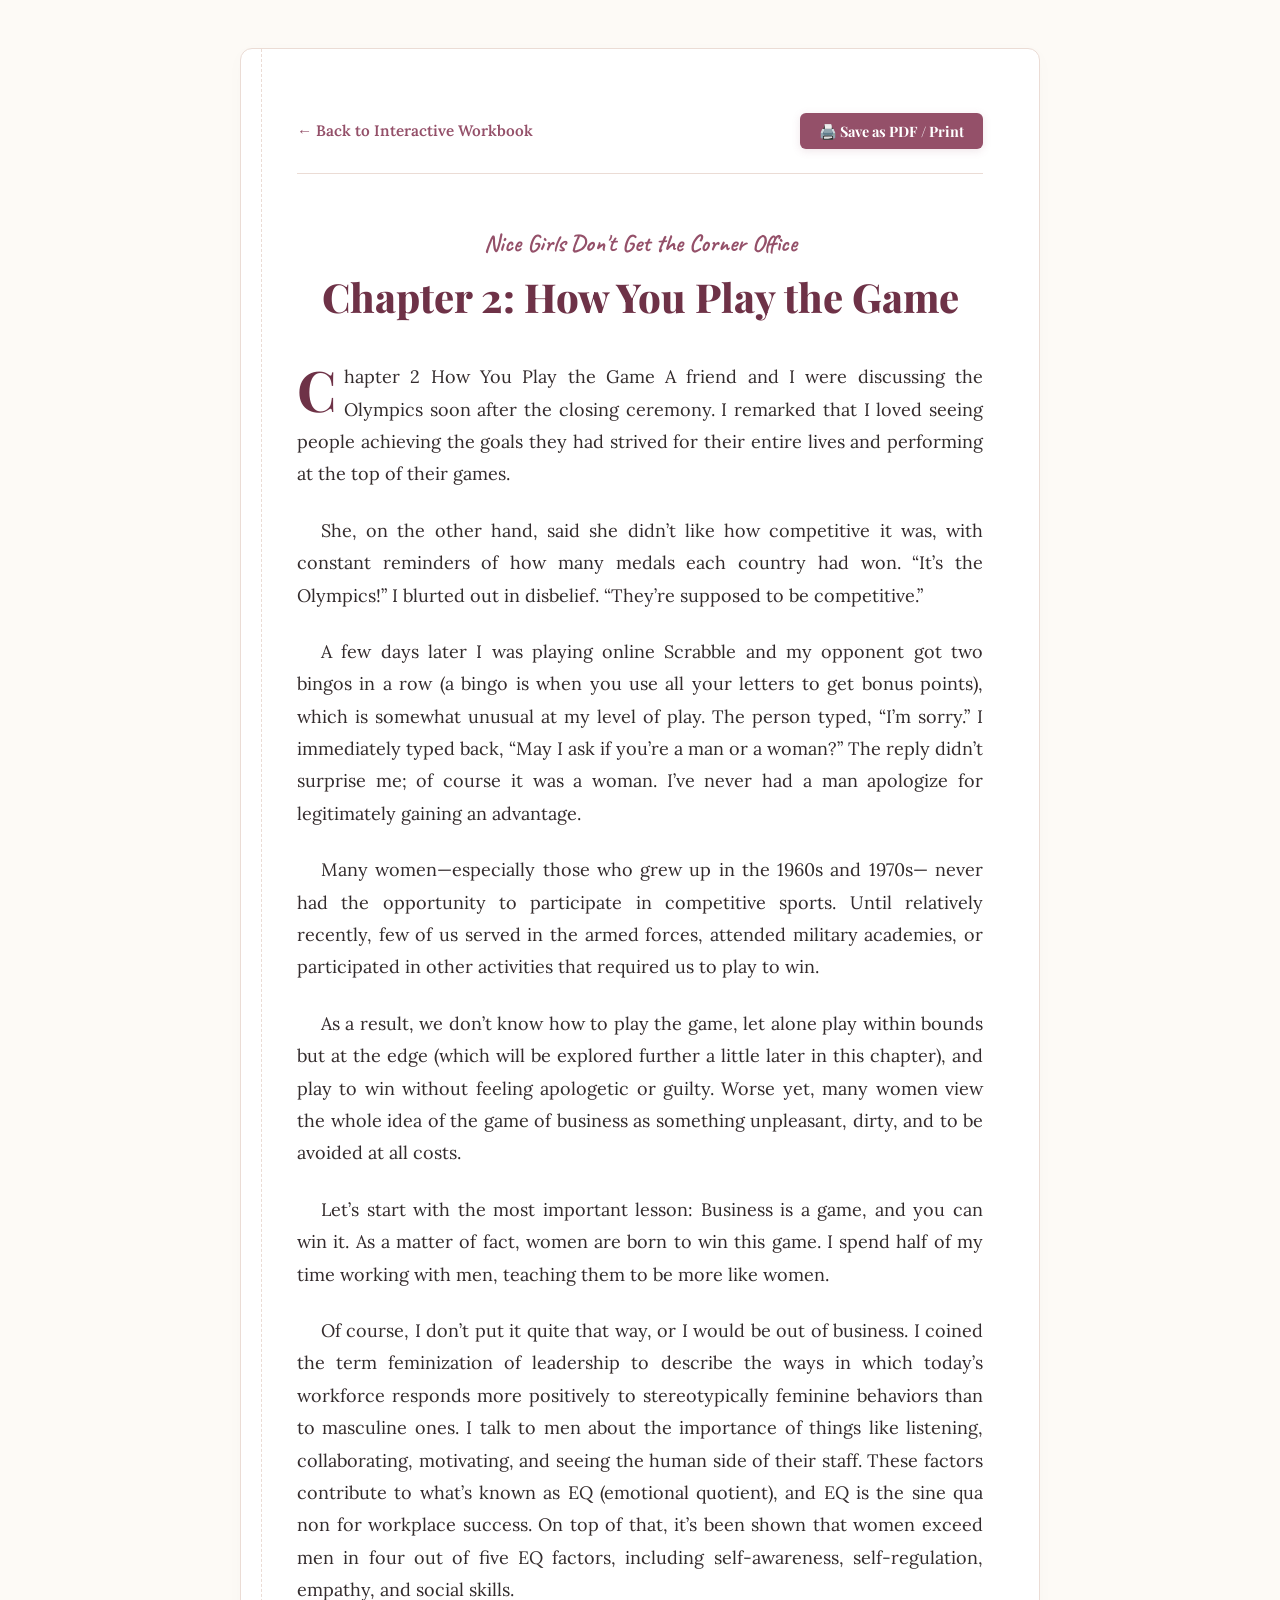
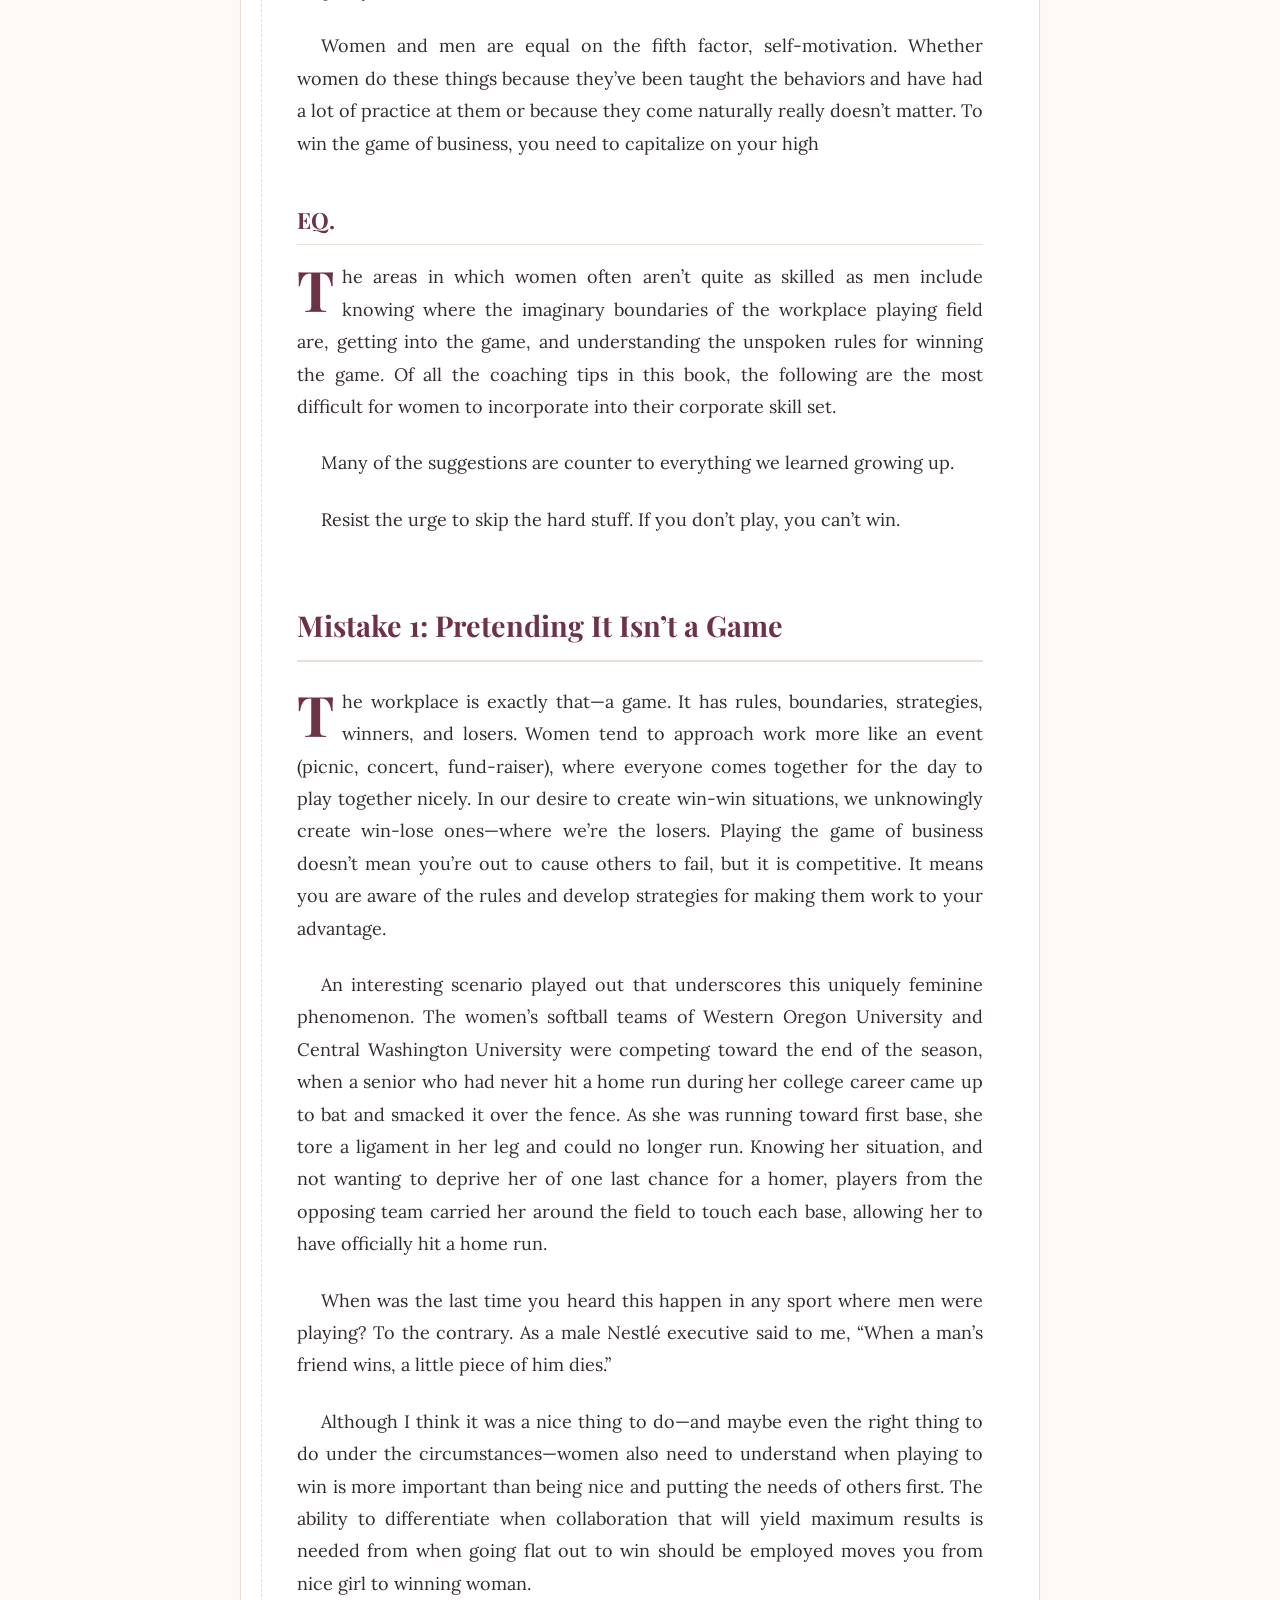
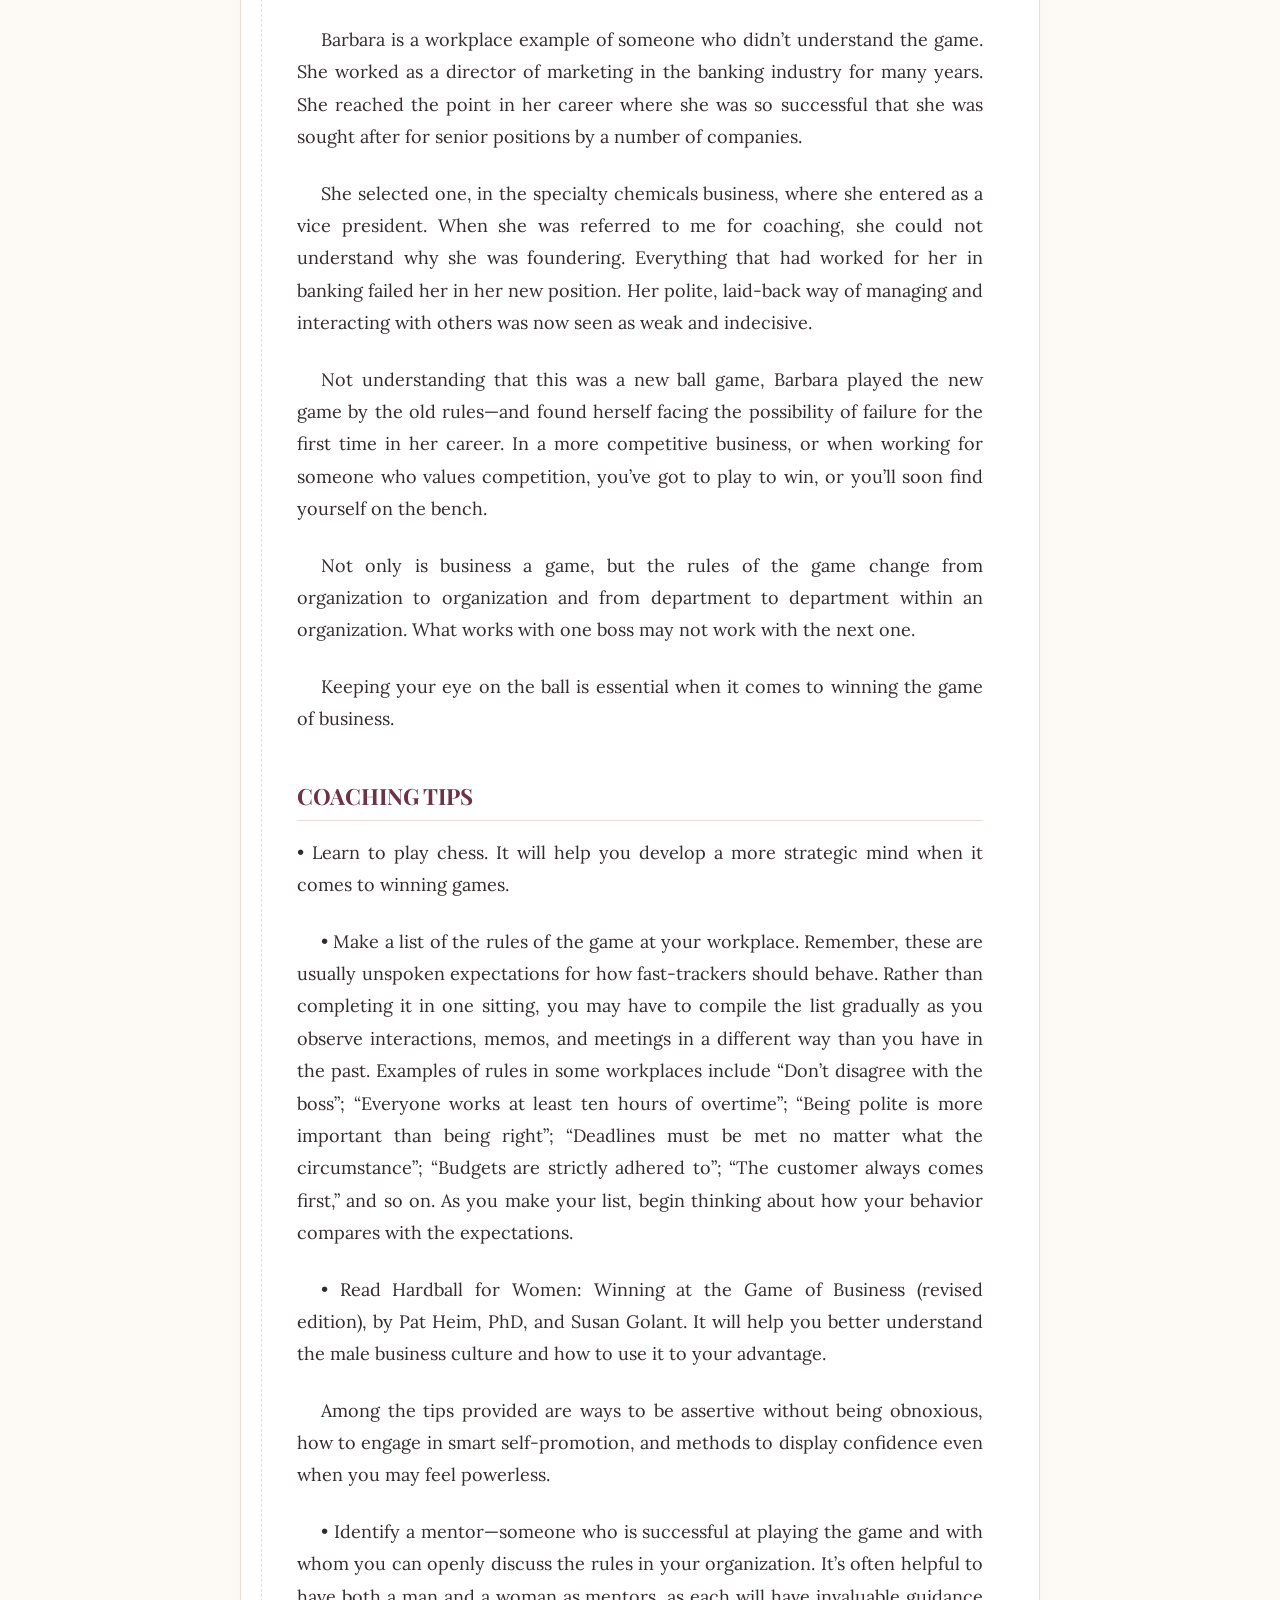
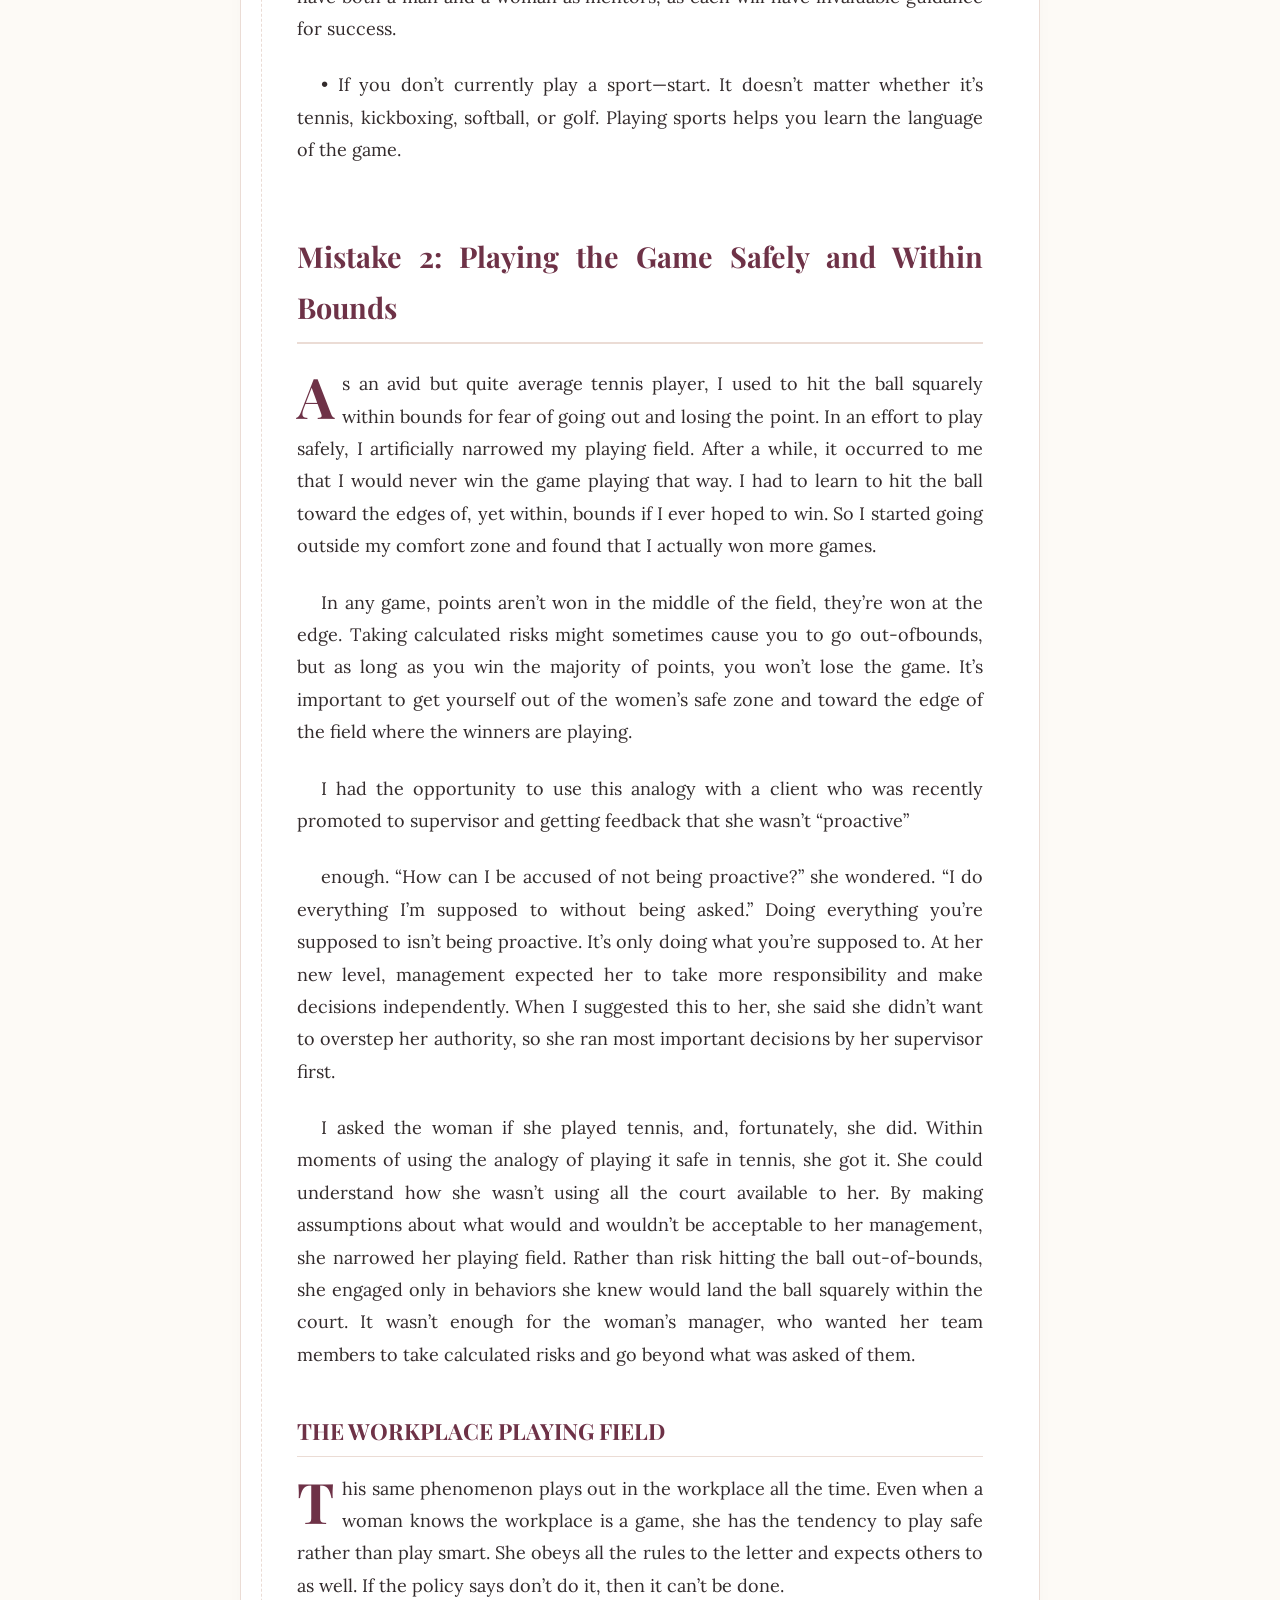
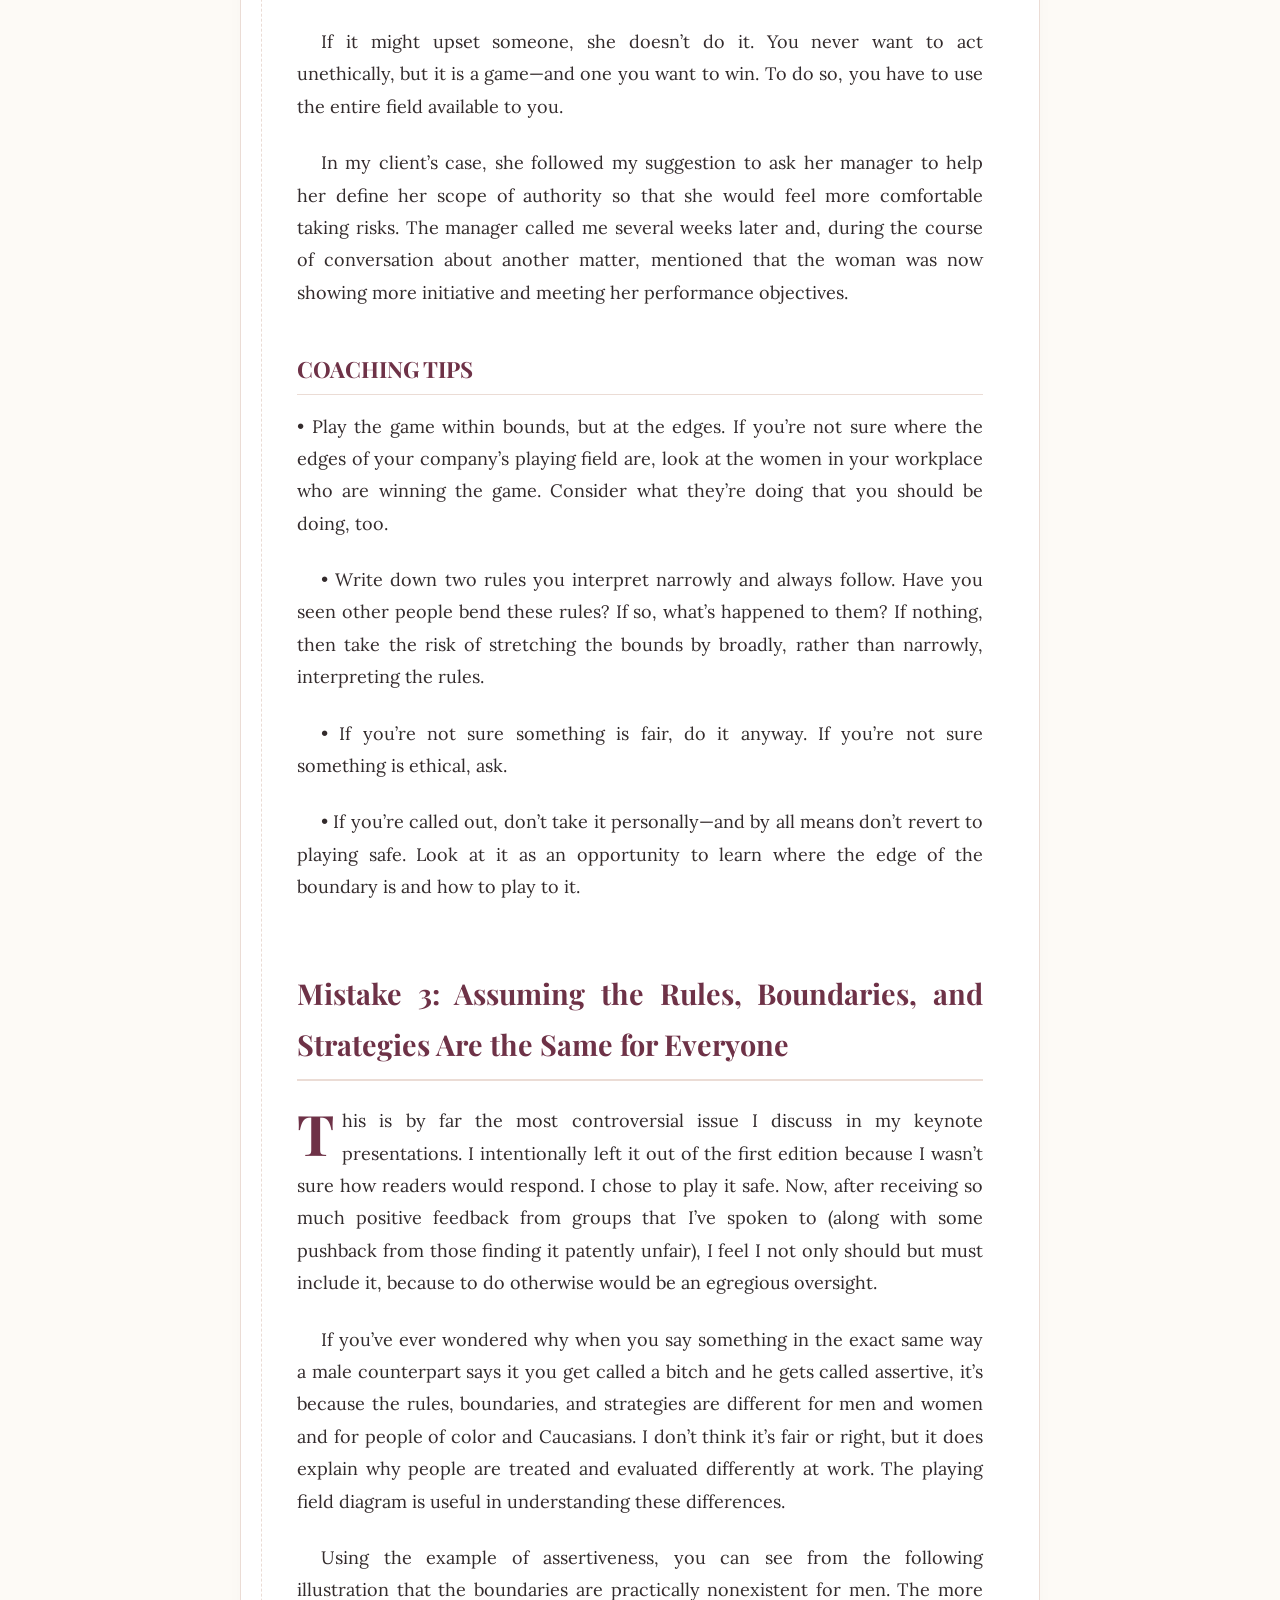
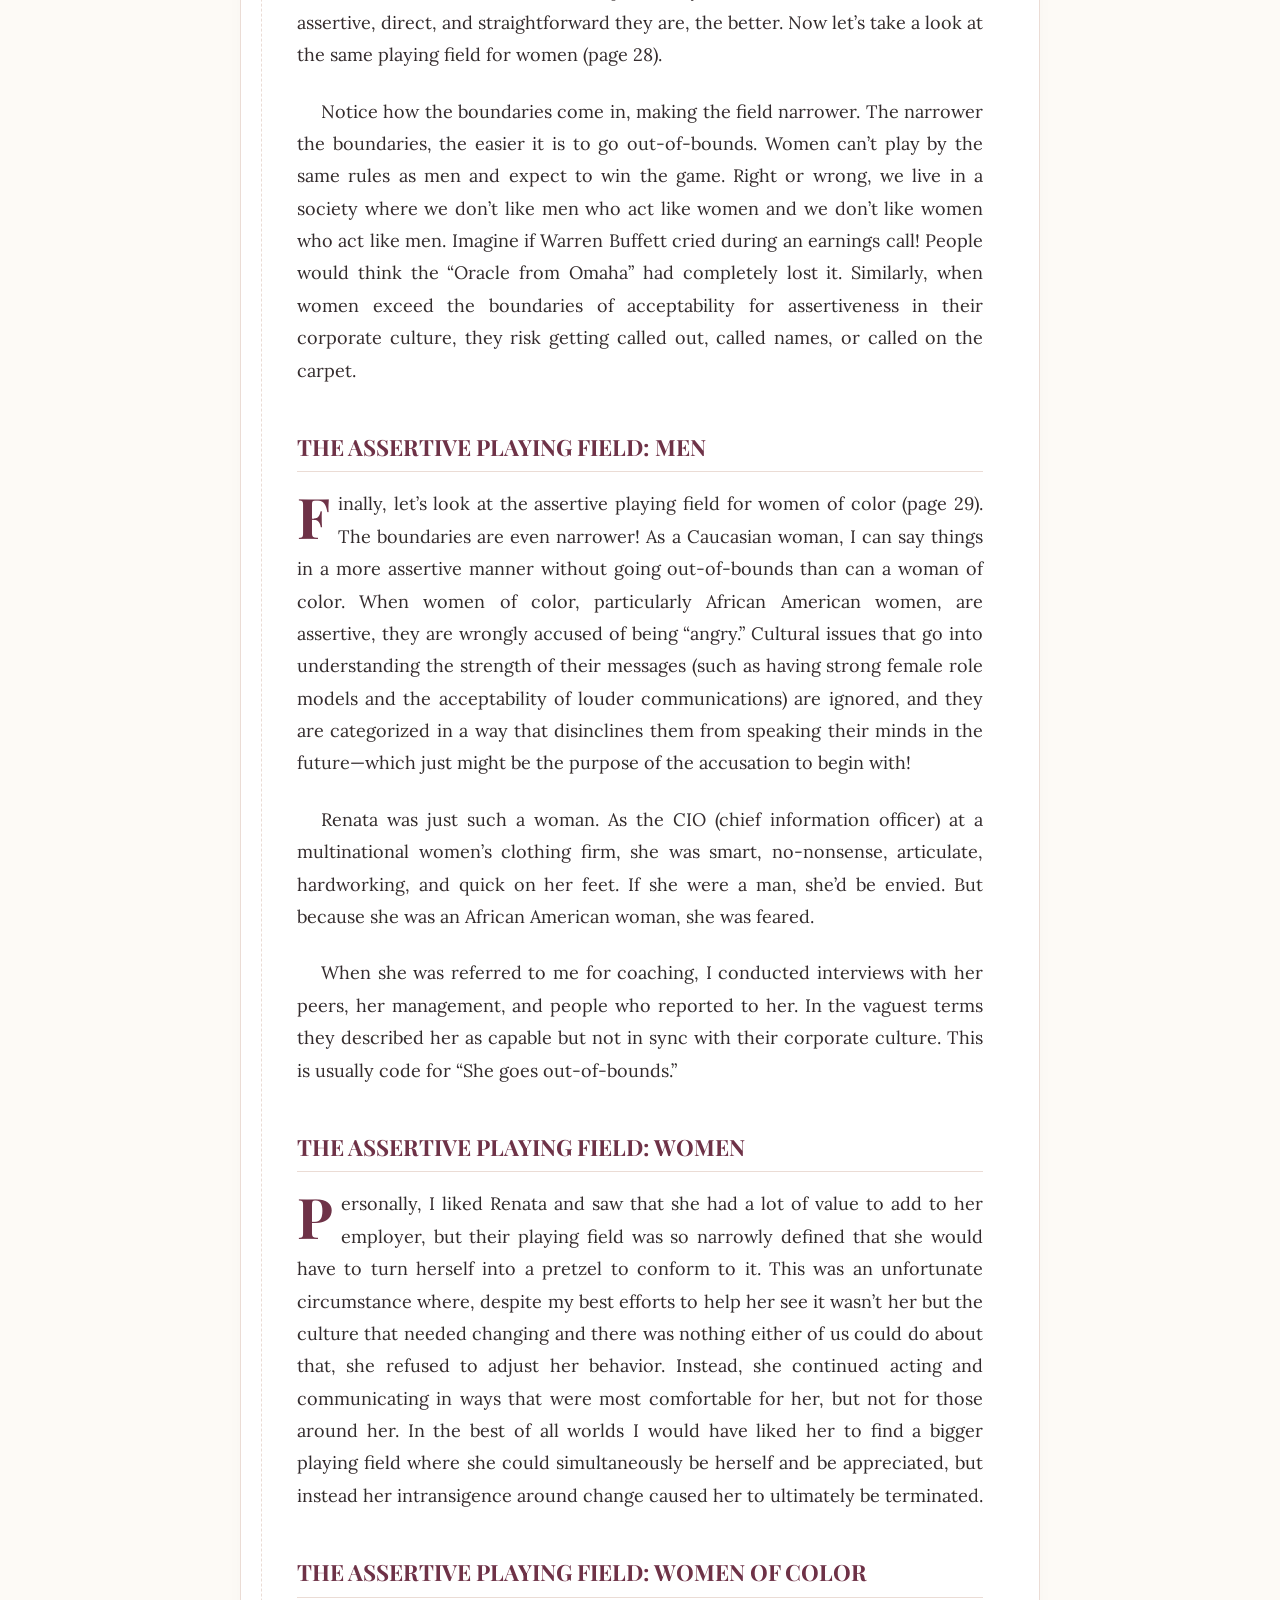
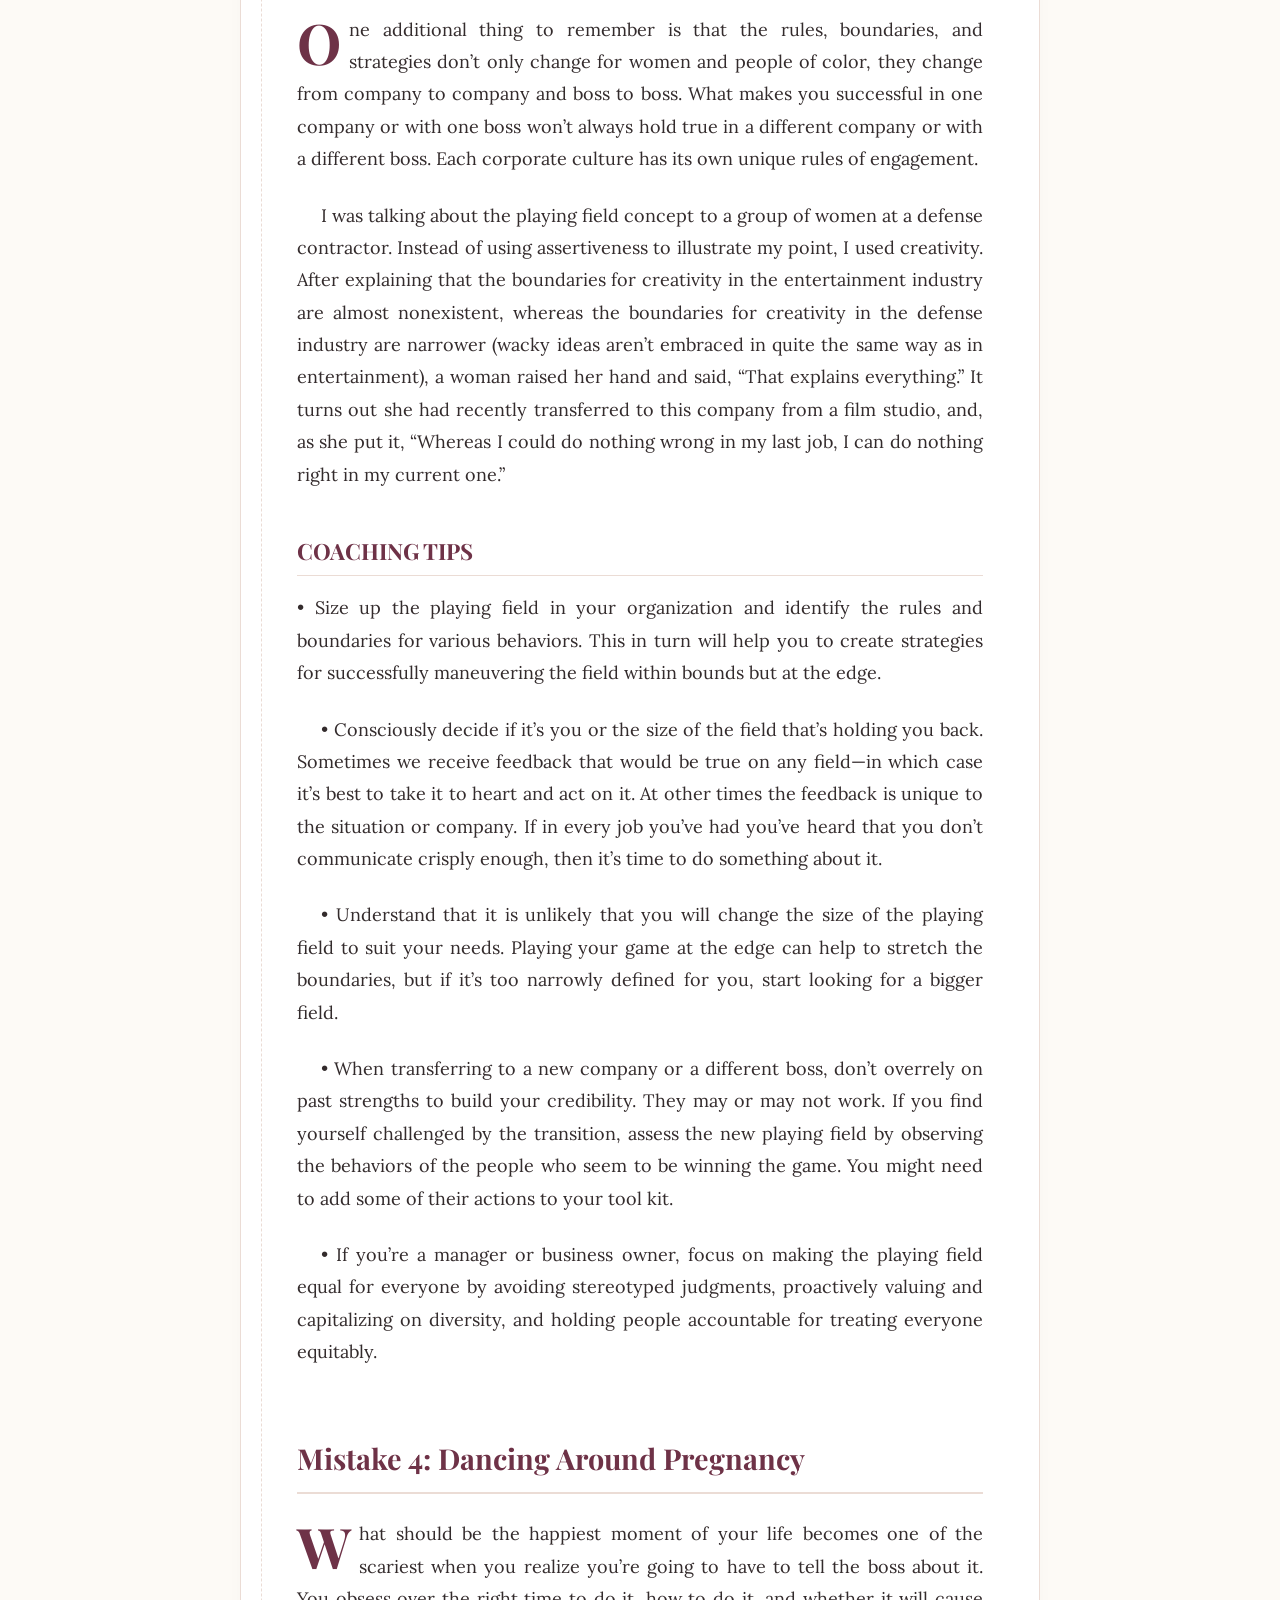
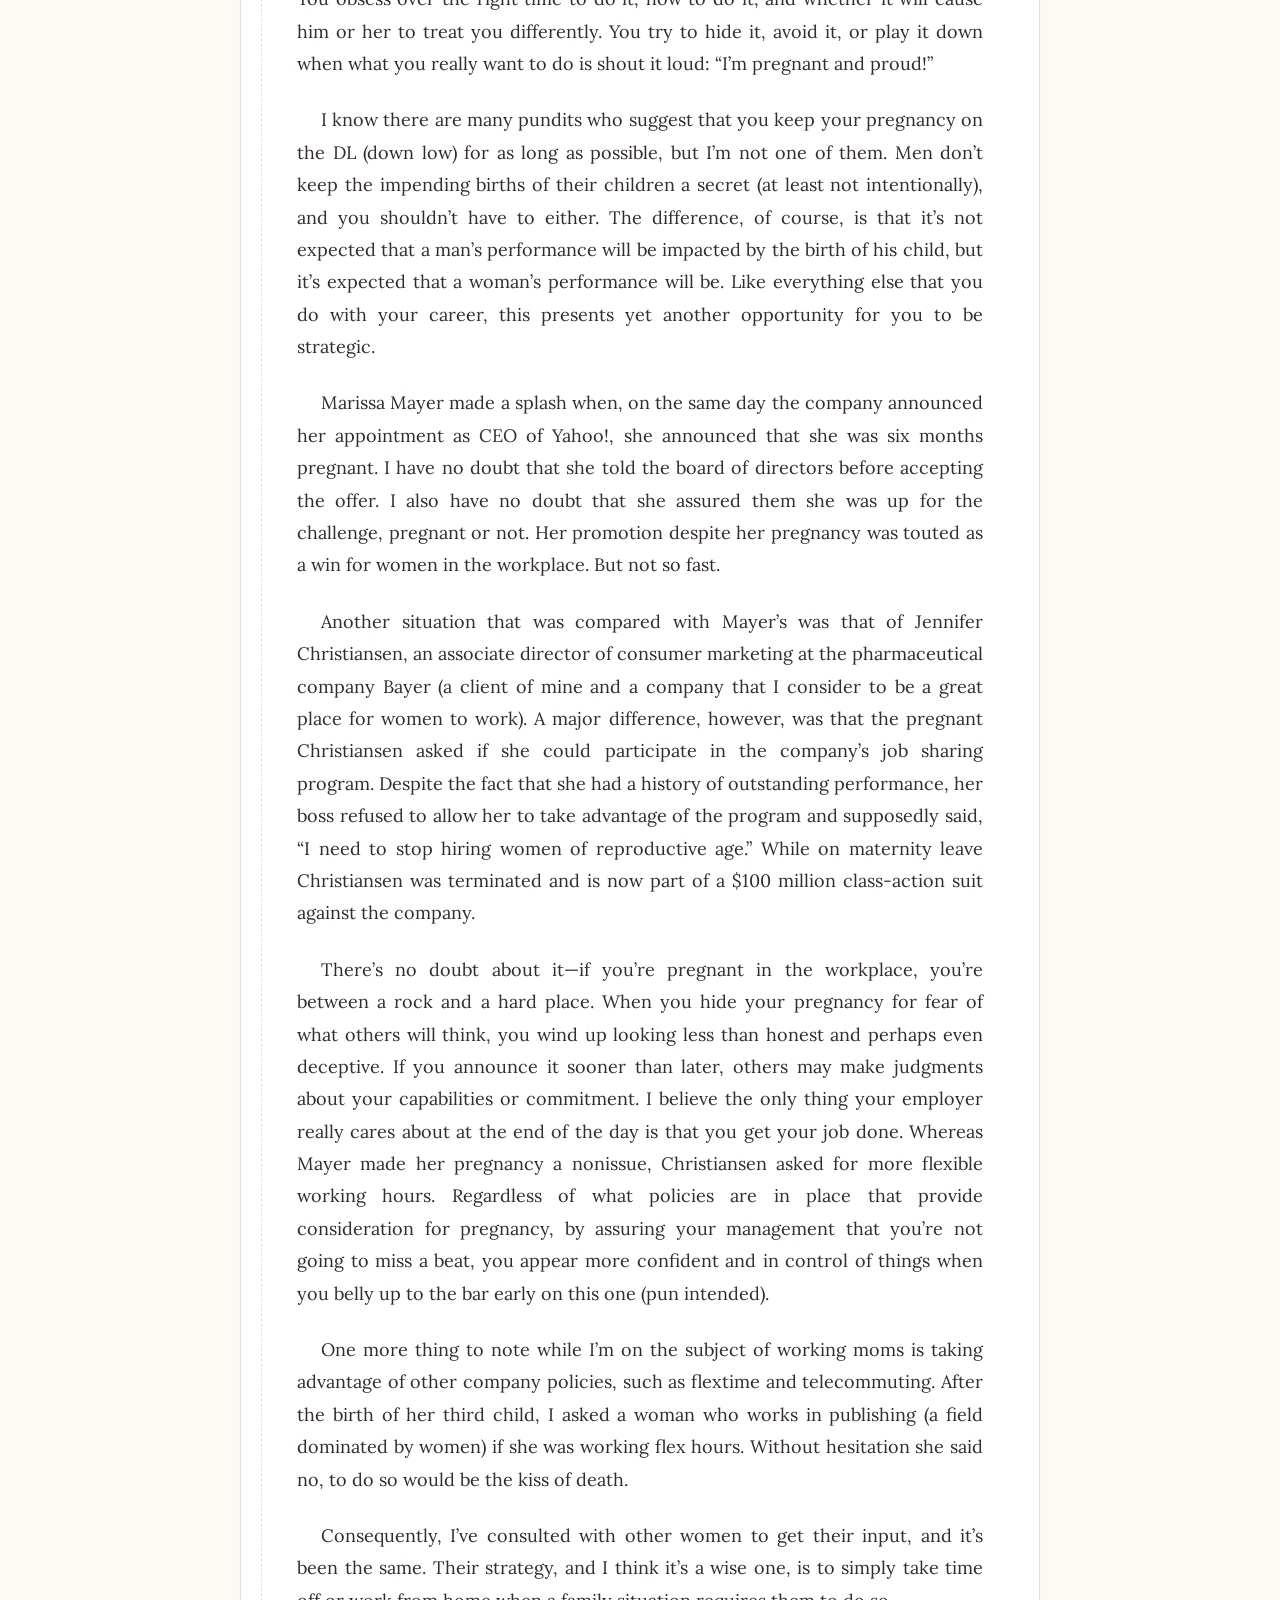
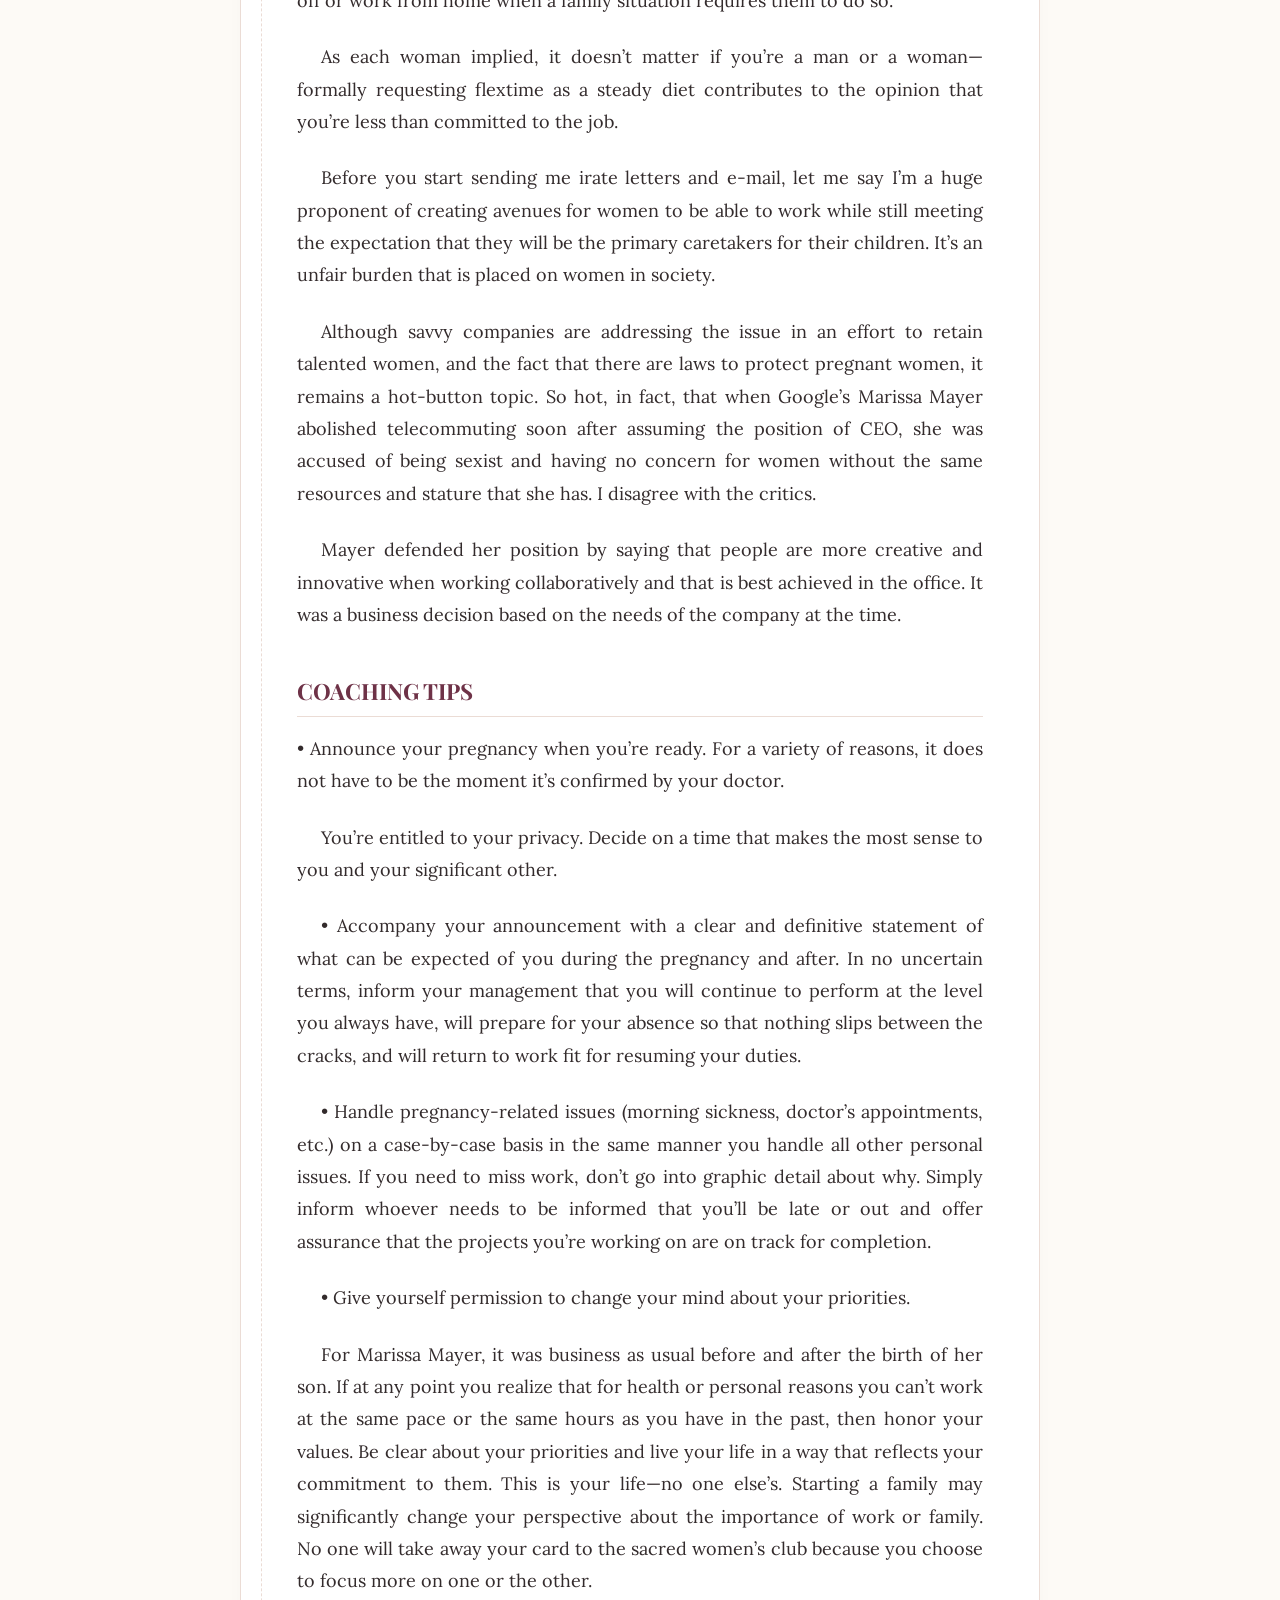
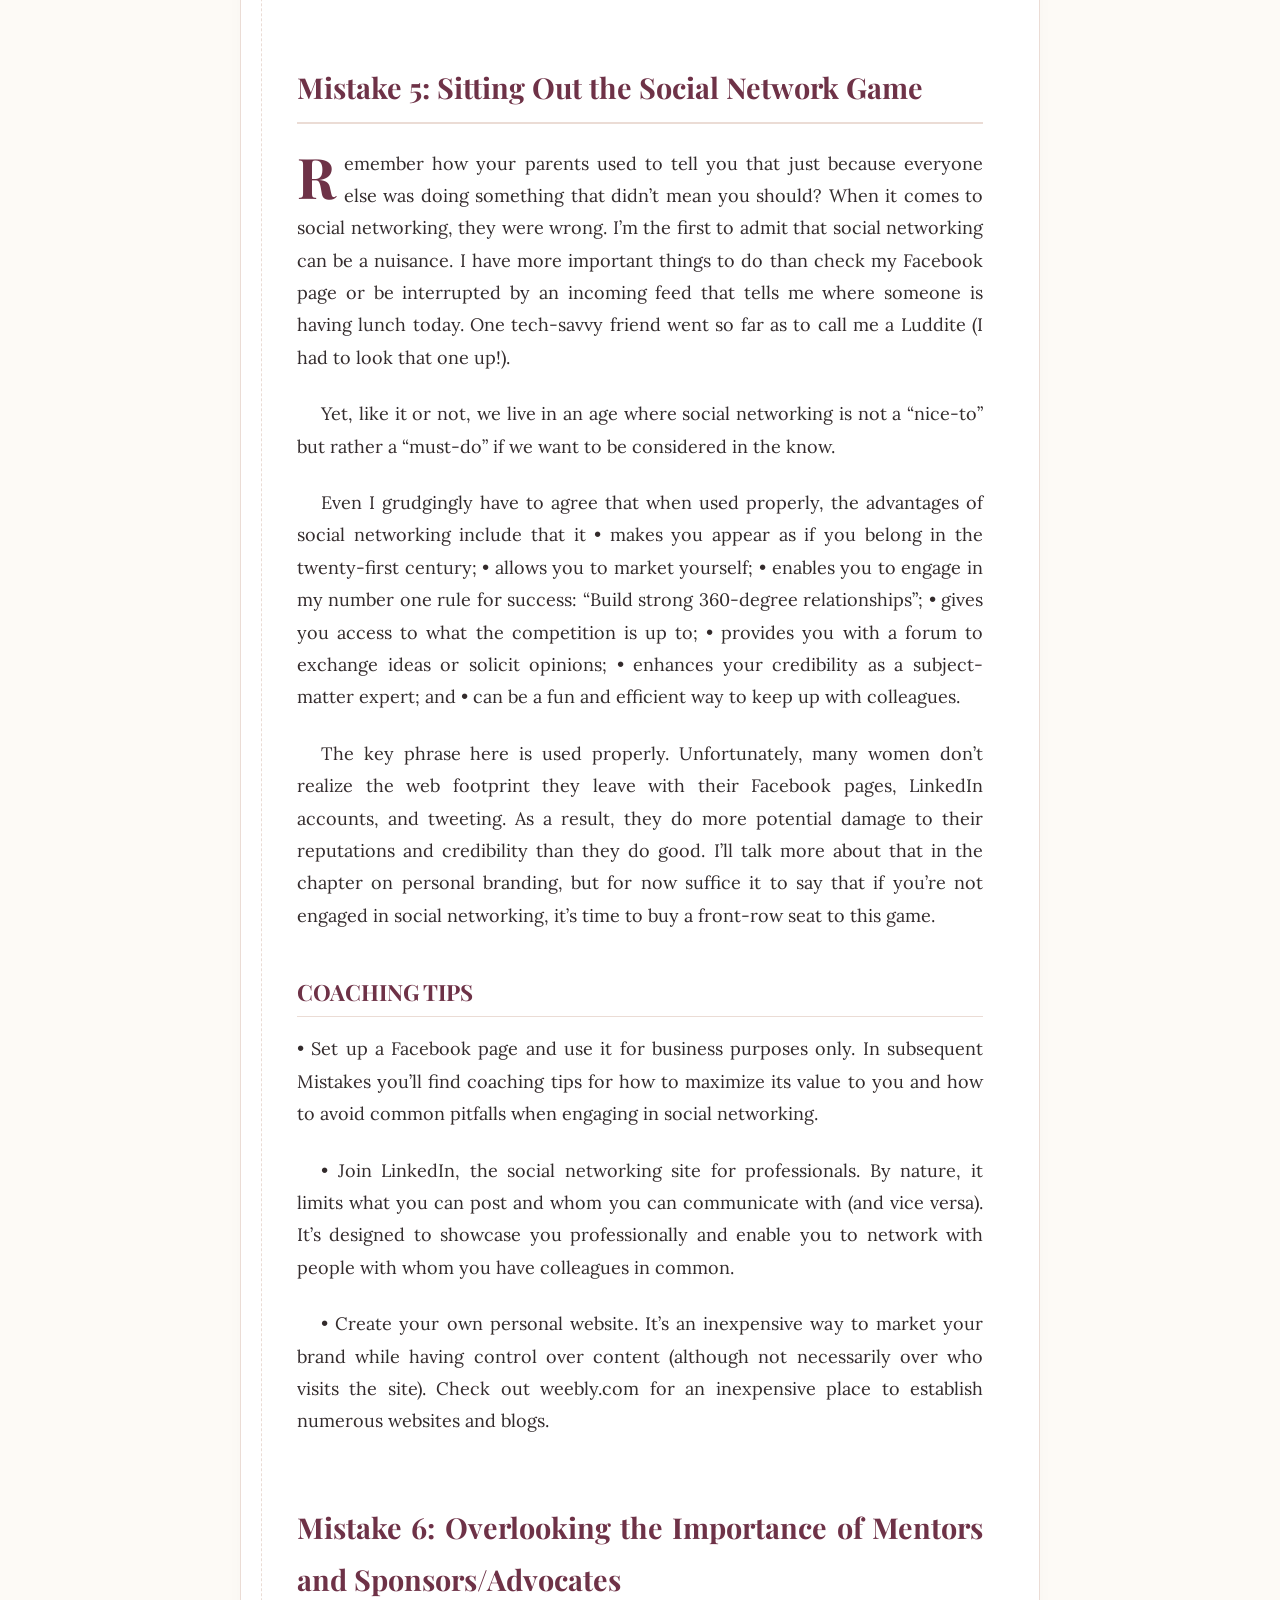
<file: chapters/chapter_2.html>
<!DOCTYPE html>
<html lang="en">
<head>
  <meta charset="UTF-8">
  <meta name="viewport" content="width=device-width, initial-scale=1.0">
  <title>Chapter 2: How You Play the Game - Reading Version</title>
  <style>
    @import url('https://fonts.googleapis.com/css2?family=Caveat:wght@400;700&family=Lora:ital,wght@0,400;0,500;0,600;0,700;1,400;1,500&family=Playfair+Display:ital,wght@0,400;0,600;0,700;0,800;1,400;1,600&display=swap');

    :root {
      --paper-bg: #fdfaf6;
      --paper-blush: #fbf5f5;
      --paper-edge: #ebdcd5;
      --ink-dark: #2e2426;
      --ink-rose: #945069;
      --ink-berry: #6e3247;
      --pencil-grey: #6b6062;
      --serif-heading: 'Playfair Display', Georgia, serif;
      --serif-body: 'Lora', 'Merriweather', Georgia, serif;
      --handwriting: 'Caveat', cursive;
    }

    * {
      box-sizing: border-box;
      margin: 0;
      padding: 0;
    }

    body {
      background-color: var(--paper-bg);
      color: var(--ink-dark);
      font-family: var(--serif-body);
      line-height: 1.8;
      font-size: 18px;
      padding: 3rem 1.5rem;
    }

    .container {
      max-width: 800px;
      margin: 0 auto;
      background-color: white;
      border: 1px solid var(--paper-edge);
      border-radius: 12px;
      padding: 4rem 3.5rem;
      box-shadow: 0 4px 20px rgba(0,0,0,0.02);
      position: relative;
    }

    /* Binder rings line */
    .container::before {
      content: '';
      position: absolute;
      top: 0;
      left: 20px;
      bottom: 0;
      width: 2px;
      border-left: 1px dashed var(--paper-edge);
    }

    header {
      display: flex;
      justify-content: space-between;
      align-items: center;
      margin-bottom: 3rem;
      border-bottom: 1px solid var(--paper-edge);
      padding-bottom: 1.5rem;
    }

    .back-link {
      color: var(--ink-rose);
      text-decoration: none;
      font-weight: 600;
      font-size: 0.95rem;
      display: flex;
      align-items: center;
      gap: 0.5rem;
      transition: color 0.2s ease;
    }

    .back-link:hover {
      color: var(--ink-berry);
    }

    .btn-print {
      background-color: var(--ink-rose);
      color: white;
      border: none;
      border-radius: 6px;
      padding: 0.5rem 1.2rem;
      font-family: var(--serif-heading);
      font-weight: bold;
      cursor: pointer;
      font-size: 0.9rem;
      box-shadow: 0 2px 8px rgba(148,80,105,0.15);
      transition: background-color 0.2s ease;
    }

    .btn-print:hover {
      background-color: var(--ink-berry);
    }

    .book-meta {
      text-align: center;
      margin-bottom: 2.5rem;
    }

    .book-eyebrow {
      font-family: var(--handwriting);
      font-size: 1.5rem;
      color: var(--ink-rose);
      font-weight: bold;
      margin-bottom: 0.5rem;
    }

    .chapter-title {
      font-family: var(--serif-heading);
      font-size: 2.5rem;
      color: var(--ink-berry);
      line-height: 1.2;
      margin-bottom: 1rem;
      font-weight: 800;
    }

    .reading-content {
      text-align: justify;
      color: #332b2c;
    }

    p {
      margin-bottom: 1.5rem;
      text-indent: 1.5rem;
    }

    p.first-p {
      text-indent: 0;
    }
    
    p.first-p::first-letter {
      font-family: var(--serif-heading);
      font-size: 3.5rem;
      float: left;
      line-height: 0.85;
      padding-right: 8px;
      margin-top: 4px;
      color: var(--ink-berry);
      font-weight: bold;
    }

    .mistake-heading {
      font-family: var(--serif-heading);
      font-size: 1.8rem;
      color: var(--ink-berry);
      margin-top: 4rem;
      margin-bottom: 1.5rem;
      border-bottom: 2px solid var(--paper-edge);
      padding-bottom: 0.5rem;
      font-weight: 700;
      page-break-before: always; /* Force start on a new page */
    }

    @media print {
      body {
        background-color: white;
        padding: 0;
        font-size: 12pt;
      }
      .container {
        border: none;
        box-shadow: none;
        padding: 0;
        max-width: 100%;
      }
      .container::before, header {
        display: none !important;
      }
      .mistake-heading {
        page-break-before: always;
        margin-top: 2in;
      }
      p {
        orphans: 3;
        widows: 3;
      }
    }
  </style>
</head>
<body>
  <div class="container">
    <header>
      <a href="../index.html" class="back-link">← Back to Interactive Workbook</a>
      <button class="btn-print" onclick="window.print()">🖨️ Save as PDF / Print</button>
    </header>

    <div class="book-meta">
      <div class="book-eyebrow">Nice Girls Don't Get the Corner Office</div>
      <h1 class="chapter-title">Chapter 2: How You Play the Game</h1>
    </div>

    <div class="reading-content">
      <p class="first-p">Chapter 2 How You Play the Game A friend and I were discussing the Olympics soon after the closing ceremony. I remarked that I loved seeing people achieving the goals they had strived for their entire lives and performing at the top of their games.</p>
<p>She, on the other hand, said she didn’t like how competitive it was, with constant reminders of how many medals each country had won. “It’s the Olympics!” I blurted out in disbelief. “They’re supposed to be competitive.”</p>
<p>A few days later I was playing online Scrabble and my opponent got two bingos in a row (a bingo is when you use all your letters to get bonus points), which is somewhat unusual at my level of play. The person typed, “I’m sorry.” I immediately typed back, “May I ask if you’re a man or a woman?” The reply didn’t surprise me; of course it was a woman. I’ve never had a man apologize for legitimately gaining an advantage.</p>
<p>Many women—especially those who grew up in the 1960s and 1970s— never had the opportunity to participate in competitive sports. Until relatively recently, few of us served in the armed forces, attended military academies, or participated in other activities that required us to play to win.</p>
<p>As a result, we don’t know how to play the game, let alone play within bounds but at the edge (which will be explored further a little later in this chapter), and play to win without feeling apologetic or guilty. Worse yet, many women view the whole idea of the game of business as something unpleasant, dirty, and to be avoided at all costs.</p>
<p>Let’s start with the most important lesson: Business is a game, and you can win it. As a matter of fact, women are born to win this game. I spend half of my time working with men, teaching them to be more like women.</p>
<p>Of course, I don’t put it quite that way, or I would be out of business. I coined the term feminization of leadership to describe the ways in which today’s workforce responds more positively to stereotypically feminine behaviors than to masculine ones. I talk to men about the importance of things like listening, collaborating, motivating, and seeing the human side of their staff. These factors contribute to what’s known as EQ (emotional quotient), and EQ is the sine qua non for workplace success. On top of that, it’s been shown that women exceed men in four out of five EQ factors, including self-awareness, self-regulation, empathy, and social skills.</p>
<p>Women and men are equal on the fifth factor, self-motivation. Whether women do these things because they’ve been taught the behaviors and have had a lot of practice at them or because they come naturally really doesn’t matter. To win the game of business, you need to capitalize on your high</p>
<h3 style="font-family: var(--serif-heading); font-size: 1.4rem; color: var(--ink-berry); margin-top: 2.5rem; margin-bottom: 1rem; font-weight: bold; border-bottom: 1px solid var(--paper-edge); padding-bottom: 0.25rem;">EQ.</h3>
<p class="first-p">The areas in which women often aren’t quite as skilled as men include knowing where the imaginary boundaries of the workplace playing field are, getting into the game, and understanding the unspoken rules for winning the game. Of all the coaching tips in this book, the following are the most difficult for women to incorporate into their corporate skill set.</p>
<p>Many of the suggestions are counter to everything we learned growing up.</p>
<p>Resist the urge to skip the hard stuff. If you don’t play, you can’t win.</p>
<h2 class="mistake-heading">Mistake 1: Pretending It Isn’t a Game</h2>
<p class="first-p">The workplace is exactly that—a game. It has rules, boundaries, strategies, winners, and losers. Women tend to approach work more like an event (picnic, concert, fund-raiser), where everyone comes together for the day to play together nicely. In our desire to create win-win situations, we unknowingly create win-lose ones—where we’re the losers. Playing the game of business doesn’t mean you’re out to cause others to fail, but it is competitive. It means you are aware of the rules and develop strategies for making them work to your advantage.</p>
<p>An interesting scenario played out that underscores this uniquely feminine phenomenon. The women’s softball teams of Western Oregon University and Central Washington University were competing toward the end of the season, when a senior who had never hit a home run during her college career came up to bat and smacked it over the fence. As she was running toward first base, she tore a ligament in her leg and could no longer run. Knowing her situation, and not wanting to deprive her of one last chance for a homer, players from the opposing team carried her around the field to touch each base, allowing her to have officially hit a home run.</p>
<p>When was the last time you heard this happen in any sport where men were playing? To the contrary. As a male Nestlé executive said to me, “When a man’s friend wins, a little piece of him dies.”</p>
<p>Although I think it was a nice thing to do—and maybe even the right thing to do under the circumstances—women also need to understand when playing to win is more important than being nice and putting the needs of others first. The ability to differentiate when collaboration that will yield maximum results is needed from when going flat out to win should be employed moves you from nice girl to winning woman.</p>
<p>Barbara is a workplace example of someone who didn’t understand the game. She worked as a director of marketing in the banking industry for many years. She reached the point in her career where she was so successful that she was sought after for senior positions by a number of companies.</p>
<p>She selected one, in the specialty chemicals business, where she entered as a vice president. When she was referred to me for coaching, she could not understand why she was foundering. Everything that had worked for her in banking failed her in her new position. Her polite, laid-back way of managing and interacting with others was now seen as weak and indecisive.</p>
<p>Not understanding that this was a new ball game, Barbara played the new game by the old rules—and found herself facing the possibility of failure for the first time in her career. In a more competitive business, or when working for someone who values competition, you’ve got to play to win, or you’ll soon find yourself on the bench.</p>
<p>Not only is business a game, but the rules of the game change from organization to organization and from department to department within an organization. What works with one boss may not work with the next one.</p>
<p>Keeping your eye on the ball is essential when it comes to winning the game of business.</p>
<h3 style="font-family: var(--serif-heading); font-size: 1.4rem; color: var(--ink-berry); margin-top: 2.5rem; margin-bottom: 1rem; font-weight: bold; border-bottom: 1px solid var(--paper-edge); padding-bottom: 0.25rem;">COACHING TIPS</h3>
<p class="first-p">•  Learn to play chess. It will help you develop a more strategic mind when it comes to winning games.</p>
<p>•  Make a list of the rules of the game at your workplace. Remember, these are usually unspoken expectations for how fast-trackers should behave. Rather than completing it in one sitting, you may have to compile the list gradually as you observe interactions, memos, and meetings in a different way than you have in the past. Examples of rules in some workplaces include “Don’t disagree with the boss”; “Everyone works at least ten hours of overtime”; “Being polite is more important than being right”; “Deadlines must be met no matter what the circumstance”; “Budgets are strictly adhered to”; “The customer always comes first,” and so on. As you make your list, begin thinking about how your behavior compares with the expectations.</p>
<p>•  Read Hardball for Women: Winning at the Game of Business (revised edition), by Pat Heim, PhD, and Susan Golant. It will help you better understand the male business culture and how to use it to your advantage.</p>
<p>Among the tips provided are ways to be assertive without being obnoxious, how to engage in smart self-promotion, and methods to display confidence even when you may feel powerless.</p>
<p>•  Identify a mentor—someone who is successful at playing the game and with whom you can openly discuss the rules in your organization. It’s often helpful to have both a man and a woman as mentors, as each will have invaluable guidance for success.</p>
<p>•  If you don’t currently play a sport—start. It doesn’t matter whether it’s tennis, kickboxing, softball, or golf. Playing sports helps you learn the language of the game.</p>
<h2 class="mistake-heading">Mistake 2: Playing the Game Safely and Within Bounds</h2>
<p class="first-p">As an avid but quite average tennis player, I used to hit the ball squarely within bounds for fear of going out and losing the point. In an effort to play safely, I artificially narrowed my playing field. After a while, it occurred to me that I would never win the game playing that way. I had to learn to hit the ball toward the edges of, yet within, bounds if I ever hoped to win. So I started going outside my comfort zone and found that I actually won more games.</p>
<p>In any game, points aren’t won in the middle of the field, they’re won at the edge. Taking calculated risks might sometimes cause you to go out-ofbounds, but as long as you win the majority of points, you won’t lose the game. It’s important to get yourself out of the women’s safe zone and toward the edge of the field where the winners are playing.</p>
<p>I had the opportunity to use this analogy with a client who was recently promoted to supervisor and getting feedback that she wasn’t “proactive”</p>
<p>enough. “How can I be accused of not being proactive?” she wondered. “I do everything I’m supposed to without being asked.” Doing everything you’re supposed to isn’t being proactive. It’s only doing what you’re supposed to. At her new level, management expected her to take more responsibility and make decisions independently. When I suggested this to her, she said she didn’t want to overstep her authority, so she ran most important decisions by her supervisor first.</p>
<p>I asked the woman if she played tennis, and, fortunately, she did. Within moments of using the analogy of playing it safe in tennis, she got it. She could understand how she wasn’t using all the court available to her. By making assumptions about what would and wouldn’t be acceptable to her management, she narrowed her playing field. Rather than risk hitting the ball out-of-bounds, she engaged only in behaviors she knew would land the ball squarely within the court. It wasn’t enough for the woman’s manager, who wanted her team members to take calculated risks and go beyond what was asked of them.</p>
<h3 style="font-family: var(--serif-heading); font-size: 1.4rem; color: var(--ink-berry); margin-top: 2.5rem; margin-bottom: 1rem; font-weight: bold; border-bottom: 1px solid var(--paper-edge); padding-bottom: 0.25rem;">THE WORKPLACE PLAYING FIELD</h3>
<p class="first-p">This same phenomenon plays out in the workplace all the time. Even when a woman knows the workplace is a game, she has the tendency to play safe rather than play smart. She obeys all the rules to the letter and expects others to as well. If the policy says don’t do it, then it can’t be done.</p>
<p>If it might upset someone, she doesn’t do it. You never want to act unethically, but it is a game—and one you want to win. To do so, you have to use the entire field available to you.</p>
<p>In my client’s case, she followed my suggestion to ask her manager to help her define her scope of authority so that she would feel more comfortable taking risks. The manager called me several weeks later and, during the course of conversation about another matter, mentioned that the woman was now showing more initiative and meeting her performance objectives.</p>
<h3 style="font-family: var(--serif-heading); font-size: 1.4rem; color: var(--ink-berry); margin-top: 2.5rem; margin-bottom: 1rem; font-weight: bold; border-bottom: 1px solid var(--paper-edge); padding-bottom: 0.25rem;">COACHING TIPS</h3>
<p class="first-p">•  Play the game within bounds, but at the edges. If you’re not sure where the edges of your company’s playing field are, look at the women in your workplace who are winning the game. Consider what they’re doing that you should be doing, too.</p>
<p>•  Write down two rules you interpret narrowly and always follow. Have you seen other people bend these rules? If so, what’s happened to them? If nothing, then take the risk of stretching the bounds by broadly, rather than narrowly, interpreting the rules.</p>
<p>•  If you’re not sure something is fair, do it anyway. If you’re not sure something is ethical, ask.</p>
<p>•  If you’re called out, don’t take it personally—and by all means don’t revert to playing safe. Look at it as an opportunity to learn where the edge of the boundary is and how to play to it.</p>
<h2 class="mistake-heading">Mistake 3: Assuming the Rules, Boundaries, and Strategies Are the Same for Everyone</h2>
<p class="first-p">This is by far the most controversial issue I discuss in my keynote presentations. I intentionally left it out of the first edition because I wasn’t sure how readers would respond. I chose to play it safe. Now, after receiving so much positive feedback from groups that I’ve spoken to (along with some pushback from those finding it patently unfair), I feel I not only should but must include it, because to do otherwise would be an egregious oversight.</p>
<p>If you’ve ever wondered why when you say something in the exact same way a male counterpart says it you get called a bitch and he gets called assertive, it’s because the rules, boundaries, and strategies are different for men and women and for people of color and Caucasians. I don’t think it’s fair or right, but it does explain why people are treated and evaluated differently at work. The playing field diagram is useful in understanding these differences.</p>
<p>Using the example of assertiveness, you can see from the following illustration that the boundaries are practically nonexistent for men. The more assertive, direct, and straightforward they are, the better. Now let’s take a look at the same playing field for women (page 28).</p>
<p>Notice how the boundaries come in, making the field narrower. The narrower the boundaries, the easier it is to go out-of-bounds. Women can’t play by the same rules as men and expect to win the game. Right or wrong, we live in a society where we don’t like men who act like women and we don’t like women who act like men. Imagine if Warren Buffett cried during an earnings call! People would think the “Oracle from Omaha” had completely lost it. Similarly, when women exceed the boundaries of acceptability for assertiveness in their corporate culture, they risk getting called out, called names, or called on the carpet.</p>
<h3 style="font-family: var(--serif-heading); font-size: 1.4rem; color: var(--ink-berry); margin-top: 2.5rem; margin-bottom: 1rem; font-weight: bold; border-bottom: 1px solid var(--paper-edge); padding-bottom: 0.25rem;">THE ASSERTIVE PLAYING FIELD: MEN</h3>
<p class="first-p">Finally, let’s look at the assertive playing field for women of color (page 29). The boundaries are even narrower! As a Caucasian woman, I can say things in a more assertive manner without going out-of-bounds than can a woman of color. When women of color, particularly African American women, are assertive, they are wrongly accused of being “angry.” Cultural issues that go into understanding the strength of their messages (such as having strong female role models and the acceptability of louder communications) are ignored, and they are categorized in a way that disinclines them from speaking their minds in the future—which just might be the purpose of the accusation to begin with!</p>
<p>Renata was just such a woman. As the CIO (chief information officer) at a multinational women’s clothing firm, she was smart, no-nonsense, articulate, hardworking, and quick on her feet. If she were a man, she’d be envied. But because she was an African American woman, she was feared.</p>
<p>When she was referred to me for coaching, I conducted interviews with her peers, her management, and people who reported to her. In the vaguest terms they described her as capable but not in sync with their corporate culture. This is usually code for “She goes out-of-bounds.”</p>
<h3 style="font-family: var(--serif-heading); font-size: 1.4rem; color: var(--ink-berry); margin-top: 2.5rem; margin-bottom: 1rem; font-weight: bold; border-bottom: 1px solid var(--paper-edge); padding-bottom: 0.25rem;">THE ASSERTIVE PLAYING FIELD: WOMEN</h3>
<p class="first-p">Personally, I liked Renata and saw that she had a lot of value to add to her employer, but their playing field was so narrowly defined that she would have to turn herself into a pretzel to conform to it. This was an unfortunate circumstance where, despite my best efforts to help her see it wasn’t her but the culture that needed changing and there was nothing either of us could do about that, she refused to adjust her behavior. Instead, she continued acting and communicating in ways that were most comfortable for her, but not for those around her. In the best of all worlds I would have liked her to find a bigger playing field where she could simultaneously be herself and be appreciated, but instead her intransigence around change caused her to ultimately be terminated.</p>
<h3 style="font-family: var(--serif-heading); font-size: 1.4rem; color: var(--ink-berry); margin-top: 2.5rem; margin-bottom: 1rem; font-weight: bold; border-bottom: 1px solid var(--paper-edge); padding-bottom: 0.25rem;">THE ASSERTIVE PLAYING FIELD: WOMEN OF COLOR</h3>
<p class="first-p">One additional thing to remember is that the rules, boundaries, and strategies don’t only change for women and people of color, they change from company to company and boss to boss. What makes you successful in one company or with one boss won’t always hold true in a different company or with a different boss. Each corporate culture has its own unique rules of engagement.</p>
<p>I was talking about the playing field concept to a group of women at a defense contractor. Instead of using assertiveness to illustrate my point, I used creativity. After explaining that the boundaries for creativity in the entertainment industry are almost nonexistent, whereas the boundaries for creativity in the defense industry are narrower (wacky ideas aren’t embraced in quite the same way as in entertainment), a woman raised her hand and said, “That explains everything.” It turns out she had recently transferred to this company from a film studio, and, as she put it, “Whereas I could do nothing wrong in my last job, I can do nothing right in my current one.”</p>
<h3 style="font-family: var(--serif-heading); font-size: 1.4rem; color: var(--ink-berry); margin-top: 2.5rem; margin-bottom: 1rem; font-weight: bold; border-bottom: 1px solid var(--paper-edge); padding-bottom: 0.25rem;">COACHING TIPS</h3>
<p class="first-p">•  Size up the playing field in your organization and identify the rules and boundaries for various behaviors. This in turn will help you to create strategies for successfully maneuvering the field within bounds but at the edge.</p>
<p>•  Consciously decide if it’s you or the size of the field that’s holding you back. Sometimes we receive feedback that would be true on any field—in which case it’s best to take it to heart and act on it. At other times the feedback is unique to the situation or company. If in every job you’ve had you’ve heard that you don’t communicate crisply enough, then it’s time to do something about it.</p>
<p>•  Understand that it is unlikely that you will change the size of the playing field to suit your needs. Playing your game at the edge can help to stretch the boundaries, but if it’s too narrowly defined for you, start looking for a bigger field.</p>
<p>•  When transferring to a new company or a different boss, don’t overrely on past strengths to build your credibility. They may or may not work. If you find yourself challenged by the transition, assess the new playing field by observing the behaviors of the people who seem to be winning the game. You might need to add some of their actions to your tool kit.</p>
<p>•  If you’re a manager or business owner, focus on making the playing field equal for everyone by avoiding stereotyped judgments, proactively valuing and capitalizing on diversity, and holding people accountable for treating everyone equitably.</p>
<h2 class="mistake-heading">Mistake 4: Dancing Around Pregnancy</h2>
<p class="first-p">What should be the happiest moment of your life becomes one of the scariest when you realize you’re going to have to tell the boss about it. You obsess over the right time to do it, how to do it, and whether it will cause him or her to treat you differently. You try to hide it, avoid it, or play it down when what you really want to do is shout it loud: “I’m pregnant and proud!”</p>
<p>I know there are many pundits who suggest that you keep your pregnancy on the DL (down low) for as long as possible, but I’m not one of them. Men don’t keep the impending births of their children a secret (at least not intentionally), and you shouldn’t have to either. The difference, of course, is that it’s not expected that a man’s performance will be impacted by the birth of his child, but it’s expected that a woman’s performance will be. Like everything else that you do with your career, this presents yet another opportunity for you to be strategic.</p>
<p>Marissa Mayer made a splash when, on the same day the company announced her appointment as CEO of Yahoo!, she announced that she was six months pregnant. I have no doubt that she told the board of directors before accepting the offer. I also have no doubt that she assured them she was up for the challenge, pregnant or not. Her promotion despite her pregnancy was touted as a win for women in the workplace. But not so fast.</p>
<p>Another situation that was compared with Mayer’s was that of Jennifer Christiansen, an associate director of consumer marketing at the pharmaceutical company Bayer (a client of mine and a company that I consider to be a great place for women to work). A major difference, however, was that the pregnant Christiansen asked if she could participate in the company’s job sharing program. Despite the fact that she had a history of outstanding performance, her boss refused to allow her to take advantage of the program and supposedly said, “I need to stop hiring women of reproductive age.” While on maternity leave Christiansen was terminated and is now part of a $100 million class-action suit against the company.</p>
<p>There’s no doubt about it—if you’re pregnant in the workplace, you’re between a rock and a hard place. When you hide your pregnancy for fear of what others will think, you wind up looking less than honest and perhaps even deceptive. If you announce it sooner than later, others may make judgments about your capabilities or commitment. I believe the only thing your employer really cares about at the end of the day is that you get your job done. Whereas Mayer made her pregnancy a nonissue, Christiansen asked for more flexible working hours. Regardless of what policies are in place that provide consideration for pregnancy, by assuring your management that you’re not going to miss a beat, you appear more confident and in control of things when you belly up to the bar early on this one (pun intended).</p>
<p>One more thing to note while I’m on the subject of working moms is taking advantage of other company policies, such as flextime and telecommuting. After the birth of her third child, I asked a woman who works in publishing (a field dominated by women) if she was working flex hours. Without hesitation she said no, to do so would be the kiss of death.</p>
<p>Consequently, I’ve consulted with other women to get their input, and it’s been the same. Their strategy, and I think it’s a wise one, is to simply take time off or work from home when a family situation requires them to do so.</p>
<p>As each woman implied, it doesn’t matter if you’re a man or a woman— formally requesting flextime as a steady diet contributes to the opinion that you’re less than committed to the job.</p>
<p>Before you start sending me irate letters and e-mail, let me say I’m a huge proponent of creating avenues for women to be able to work while still meeting the expectation that they will be the primary caretakers for their children. It’s an unfair burden that is placed on women in society.</p>
<p>Although savvy companies are addressing the issue in an effort to retain talented women, and the fact that there are laws to protect pregnant women, it remains a hot-button topic. So hot, in fact, that when Google’s Marissa Mayer abolished telecommuting soon after assuming the position of CEO, she was accused of being sexist and having no concern for women without the same resources and stature that she has. I disagree with the critics.</p>
<p>Mayer defended her position by saying that people are more creative and innovative when working collaboratively and that is best achieved in the office. It was a business decision based on the needs of the company at the time.</p>
<h3 style="font-family: var(--serif-heading); font-size: 1.4rem; color: var(--ink-berry); margin-top: 2.5rem; margin-bottom: 1rem; font-weight: bold; border-bottom: 1px solid var(--paper-edge); padding-bottom: 0.25rem;">COACHING TIPS</h3>
<p class="first-p">•  Announce your pregnancy when you’re ready. For a variety of reasons, it does not have to be the moment it’s confirmed by your doctor.</p>
<p>You’re entitled to your privacy. Decide on a time that makes the most sense to you and your significant other.</p>
<p>•  Accompany your announcement with a clear and definitive statement of what can be expected of you during the pregnancy and after. In no uncertain terms, inform your management that you will continue to perform at the level you always have, will prepare for your absence so that nothing slips between the cracks, and will return to work fit for resuming your duties.</p>
<p>•  Handle pregnancy-related issues (morning sickness, doctor’s appointments, etc.) on a case-by-case basis in the same manner you handle all other personal issues. If you need to miss work, don’t go into graphic detail about why. Simply inform whoever needs to be informed that you’ll be late or out and offer assurance that the projects you’re working on are on track for completion.</p>
<p>•  Give yourself permission to change your mind about your priorities.</p>
<p>For Marissa Mayer, it was business as usual before and after the birth of her son. If at any point you realize that for health or personal reasons you can’t work at the same pace or the same hours as you have in the past, then honor your values. Be clear about your priorities and live your life in a way that reflects your commitment to them. This is your life—no one else’s. Starting a family may significantly change your perspective about the importance of work or family. No one will take away your card to the sacred women’s club because you choose to focus more on one or the other.</p>
<h2 class="mistake-heading">Mistake 5: Sitting Out the Social Network Game</h2>
<p class="first-p">Remember how your parents used to tell you that just because everyone else was doing something that didn’t mean you should? When it comes to social networking, they were wrong. I’m the first to admit that social networking can be a nuisance. I have more important things to do than check my Facebook page or be interrupted by an incoming feed that tells me where someone is having lunch today. One tech-savvy friend went so far as to call me a Luddite (I had to look that one up!).</p>
<p>Yet, like it or not, we live in an age where social networking is not a “nice-to” but rather a “must-do” if we want to be considered in the know.</p>
<p>Even I grudgingly have to agree that when used properly, the advantages of social networking include that it •  makes you appear as if you belong in the twenty-first century; •  allows you to market yourself; •  enables you to engage in my number one rule for success: “Build strong 360-degree relationships”; •  gives you access to what the competition is up to; •  provides you with a forum to exchange ideas or solicit opinions; •  enhances your credibility as a subject-matter expert; and •  can be a fun and efficient way to keep up with colleagues.</p>
<p>The key phrase here is used properly. Unfortunately, many women don’t realize the web footprint they leave with their Facebook pages, LinkedIn accounts, and tweeting. As a result, they do more potential damage to their reputations and credibility than they do good. I’ll talk more about that in the chapter on personal branding, but for now suffice it to say that if you’re not engaged in social networking, it’s time to buy a front-row seat to this game.</p>
<h3 style="font-family: var(--serif-heading); font-size: 1.4rem; color: var(--ink-berry); margin-top: 2.5rem; margin-bottom: 1rem; font-weight: bold; border-bottom: 1px solid var(--paper-edge); padding-bottom: 0.25rem;">COACHING TIPS</h3>
<p class="first-p">•  Set up a Facebook page and use it for business purposes only. In subsequent Mistakes you’ll find coaching tips for how to maximize its value to you and how to avoid common pitfalls when engaging in social networking.</p>
<p>•  Join LinkedIn, the social networking site for professionals. By nature, it limits what you can post and whom you can communicate with (and vice versa). It’s designed to showcase you professionally and enable you to network with people with whom you have colleagues in common.</p>
<p>•  Create your own personal website. It’s an inexpensive way to market your brand while having control over content (although not necessarily over who visits the site). Check out weebly.com for an inexpensive place to establish numerous websites and blogs.</p>
<h2 class="mistake-heading">Mistake 6: Overlooking the Importance of Mentors and Sponsors/Advocates</h2>
<p class="first-p">The September 2010 issue of Harvard Business Review contained an article titled “Why Men Still Get More Promotions Than Women,” by Herminia Ibarra, Nancy M. Carter, and Christine Silva. The premise of the piece is that women receive fewer promotions than men because they are less likely to have mentors who are also advocates for them. The authors found through their research:</p>
<p>There is a special kind of relationship—called sponsorship—in which the mentor goes beyond giving feedback and advice and uses his or her influence with senior executives to advocate for the mentee. Our interviews and surveys alike suggest that highpotential women are overmentored and undersponsored relative to their male peers—and that they are not advancing in their organizations. Furthermore, without sponsorship, women not only are less likely than men to be appointed to top roles but may also be more reluctant to go for them.</p>
<p>The difference between mentoring and advocacy (or sponsorship) is the level of active involvement in helping you with your career. Mentors offer advice and guidance that help you to grow in your career, in your field, and within your company. Advocates, on the other hand, speak up for you on your behalf in your absence, introduce you to people who might be able to help you (and vice versa), and put you on the radar screens of people who can help further your career.</p>
<p>As I mentioned previously, mentors can also help you to learn the rules of the road and find the edge of the playing field. Yet many women are reluctant to ask someone to mentor them because they fear it’s an imposition, they don’t feel connected enough to the people who could mentor them, or they don’t know whom to ask to be a mentor. The following tips will help you overcome these and other challenges and increase the likelihood of getting both mentorship and sponsorship.</p>
<h3 style="font-family: var(--serif-heading); font-size: 1.4rem; color: var(--ink-berry); margin-top: 2.5rem; margin-bottom: 1rem; font-weight: bold; border-bottom: 1px solid var(--paper-edge); padding-bottom: 0.25rem;">COACHING TIPS</h3>
<p class="first-p">•  Find out if your company has a formal or informal mentoring program. If so, this is the place to identify a few people who could potentially mentor you. Again, it’s not a bad idea to have a male and a female mentor, because each will have unique experiences that will add to your understanding of how to play the game to win on your corporate field.</p>
<p>•  If your company does not have a mentoring program, look to the edge of the playing field. That’s where the people who are winning the game are playing. Identify a few people you admire and ask if they would be willing to spend thirty minutes to one hour a month or even a quarter with you to answer questions you have about career issues. Be specific about the amount of time you are asking for so that they don’t think this is going to take an inordinate amount of time. Also, make it clear that you will be responsible for getting on their calendars and for driving the agenda. The easier you make it for the person, the more likely they are to agree to mentor you.</p>
<p>•  Go to the website mentoringgroup.com and order The Mentor’s Guide and The Mentee’s Guide. These two pamphlets are extraordinarily helpful in establishing roles and responsibilities in mentoring. During your first meeting with your mentor, give him or her The Mentor’s Guide, explain what you’ve learned from your own guide, and use it to discuss the terms of engagement for your relationship.</p>
<p>•  Ask for situation-specific advocacy from people in positions to provide it. These people might include your mentors, but possibly also individuals who do not mentor you yet are familiar with your work and are in positions to provide you with visibility or recommendations. “Situationspecific” means asking for advocacy related to a particular opportunity, not simply asking the person to keep you in mind when a good opportunity arises. For example, ask an advocate to write a letter of recommendation for a promotion you’re up for or to recommend you for a committee that will get high visibility from executive management. The more specific you are, the more likely the person is to take action.</p>
<p>•  Join the appropriate “affinity group” within your company. Many companies have initiated groups for people with common workplace challenges as a means of providing support for them. Find out if your company has such a group for women (and/or for people of color), and if so, join it. You’ll often find senior women involved in these groups who want to mentor younger or less senior women, making your task of asking for a mentor that much less daunting.</p>
<h2 class="mistake-heading">Mistake 7: Working Hard</h2>
<p class="first-p">There’s a popular saying: “Women have to work twice as hard to be considered half as good.” As a result, women are like little ants—working, working, working. They complain that they do more than everyone else, and they do! It’s a myth that people get ahead because they work hard. The truth is, no one ever got promoted purely because of hard work. Likability, strategic thinking, networking, and being a team player are but a few of the other factors that go into crafting a successful career.</p>
<p>In every organization there’s a baseline for hard work. In some organizations that baseline is higher than in others. I work with a lot of professional and financial services firms where working hard is not only expected, it’s required. Women, however, take it to the extreme, working far harder than their male colleagues. When you consistently go over that baseline you aren’t always recognized, but you usually are given more work to do—because you’ve shown you can and will do it.</p>
<p>Sometimes I think women work hard because it’s easier to do what they know best, rather than to engage in behaviors that seem foreign to them.</p>
<p>One woman complained to me about the guys she worked with who, every Monday morning during football season, spent the first half hour of the day rehashing Sunday’s games with the boss.</p>
<p>“What a waste of time. Here I am working away, and they’re talking about football!” she lamented. What bothered her even more was the fact that these same guys were being tapped for prime assignments. Whereas women see it as “wasting the company’s money” to do anything other than focus on the task at hand between 8 a.m. and 5 p.m., men know that whether it’s talking about football or last weekend’s golf scores, they’re building relationships that will later work for them. In this situation her male coworkers were bonding with the boss in a way that allowed him to better know these team members. As a result, when growth opportunities became available, he picked them because he was familiar and comfortable with them.</p>
<p>And herein lies one of business’s best-kept secrets. People aren’t hired and promoted simply because they work hard. It happens because the decision maker knows the character of the person and feels confident about his or her ability not only to do the job, but also to do it in a way that promotes collegial team relationships. By keeping her nose to the grindstone, the woman was actually acting in a way detrimental to getting what she most wanted—more interesting work and an opportunity to show she was capable of doing more.</p>
<h3 style="font-family: var(--serif-heading); font-size: 1.4rem; color: var(--ink-berry); margin-top: 2.5rem; margin-bottom: 1rem; font-weight: bold; border-bottom: 1px solid var(--paper-edge); padding-bottom: 0.25rem;">COACHING TIPS</h3>
<p class="first-p">•  Give yourself permission to “waste” a little time. If you’re not spending 5 percent of your day building relationships, you’re doing something wrong.</p>
<p>•  Define your work hours and stick with them. Remember Parkinson’s Law: “Work expands to fill the time available.” This isn’t to say there won’t be times when you must work overtime, but if you’re consistently the last one left at the office, there’s something wrong with that picture.</p>
<p>•  At the beginning of each day, define what you want to accomplish.</p>
<p>You can avoid the tendency to take on whatever comes across your desk during the course of the day by deliberately scheduling it for a later time.</p>
<h2 class="mistake-heading">Mistake 8: Doing the Work of Others</h2>
<p class="first-p">When Harry S. Truman said, “The buck stops here,” surely he was thinking of a woman. Our tendency to take responsibility for not only our own work but also the work of others is yet another self-defeating behavior.</p>
<p>Yes, you have a responsibility to your employer to ensure the delivery of a high-quality product or service, but it is not your responsibility alone.</p>
<p>Women have a nasty habit of saying, “Well, if I don’t do it, no one else will.” This only ensures that you’ll be doing it—and for a l-o-n-g time.</p>
<p>And there’s another problem associated with taking too much responsibility. While women are doing the grunt work, men are building their careers. They’re no fools. Promotions are rewards for getting the job done, not necessarily doing the job. I had a boss once who told me there are two kinds of people in the world: careerists and achievers. Achievers keep busy by doing the work. Careerists spend their time managing their careers.</p>
<p>Truth be known, you’ve got to be a little of both to get ahead.</p>
<h3 style="font-family: var(--serif-heading); font-size: 1.4rem; color: var(--ink-berry); margin-top: 2.5rem; margin-bottom: 1rem; font-weight: bold; border-bottom: 1px solid var(--paper-edge); padding-bottom: 0.25rem;">COACHING TIPS</h3>
<p class="first-p">•  Stop volunteering for low-profile, low-impact assignments. If necessary, sit on your hand rather than raise it.</p>
<p>•  Recognize when people delegate inappropriately to you. Practice saying unapologetically, “You know, I’d love to help you out with this, but I’m just swamped.” Then stop talking. Avoid the inclination to want to solve the problem for them. It’s their problem, not yours.</p>
<p>•  If you’re a manager or supervisor, don’t let people delegate up. This most often happens when people reporting to you claim to be unable to perform a task or say they don’t have the time. Avoid the tendency to take it over because it will be faster if you do it yourself. Instead, suggest that they ask a coworker for technical assistance, or, if you have the time, use it as a teaching opportunity.</p>
<p>•  Use self-talk to replace feeling guilty about saying no. Try saying something like “I don’t have to feel guilty about seeing that my needs are met.”</p>
<h2 class="mistake-heading">Mistake 9: Working Without a Break</h2>
<p class="first-p">There’s certainly truth to the adage “If you need something done, give it to a woman.” Women will work nonstop to crank out a project. Working without a break is not only damaging to your health, but actually impedes optimum performance as well. Productivity experts suggest that a break every ninety minutes is required to maintain maximum levels of concentration and accuracy. “From a productivity standpoint, there are diminishing marginal returns when you ask your brain to exert constant effort through an eight-hour day,” says Dr. Janet Scarborough Civitelli, a workplace psychologist at VocationVillage.com.</p>
<p>Working without a break also contributes to the impression that you’re flustered or inefficient. One executive told me that a female vice president reporting to him made him feel “uncomfortable” because she always looked like she was overworked and harried (a word you rarely hear used to describe a man). Working through lunch hours or without coming up for air won’t get you ahead. Giving the impression you are always up to your ears in alligators could hinder being given special projects or assignments that could later bring you recognition.</p>
<p>And if you’re not convinced yet, according to self-proclaimed time management ninja Craig Jarrow, there are five more good reasons why you should take breaks:</p>
<p>1. Gain Perspective—If your head is down in your work, you aren’t aware of your surrounding environment. Priorities may have changed since you started your project. A break can let you zoom in and out again.</p>
<p>2. Recharge—Everyone needs to “fill their tanks,” or eventually their energy reserves will reach zero. Rest is needed to let the body and the mind recharge.</p>
<p>3. Refocus—It is easy to get distracted and pulled off task. Taking a break can let you address those distractions and then refocus your energy on the more important tasks.</p>
<p>4. Get Advice—No one can operate entirely independently. Seeking advice from others can save you much time and effort. Maybe they have previously done what you are doing and can provide timesaving tips.</p>
<p>5. Take Care of Yourself—Life is a marathon, not a sprint. You can’t keep going at 100 percent without burning yourself out. Even topnotch machines will burn out if they are not maintained. Make sure you are maintaining yourself.</p>
<h3 style="font-family: var(--serif-heading); font-size: 1.4rem; color: var(--ink-berry); margin-top: 2.5rem; margin-bottom: 1rem; font-weight: bold; border-bottom: 1px solid var(--paper-edge); padding-bottom: 0.25rem;">COACHING TIPS</h3>
<p class="first-p">•  Get in the habit of getting up from your desk for a stretch break at least once every ninety minutes.</p>
<p>•  At the beginning of each week, make it a point to schedule at least one lunch meeting.</p>
<p>•  Schedule times throughout the day to drop by a colleague’s office for a few minutes of casual conversation. When someone drops by yours, stop what you’re doing and invite him or her in.</p>
<p>•  Use the alarm function on your computer to remind you of your break (and when it goes off… take your break).</p>
<p>•  Use the lunch hour to your advantage. Join a Toastmasters club, run an errand that will allow you to get home earlier after work, or just take a walk and refresh yourself for your afternoon activities.</p>
<p>•  If about now you’re thinking, I don’t have time for this, then you’re definitely doing too much at work.</p>
<h2 class="mistake-heading">Mistake 10: Being Naive</h2>
<p class="first-p">Women may not have the market on naïveté, but we certainly do our fair share of taking what people say at face value. The dynamic behind this is interesting. We often don’t probe deeply to determine the veracity of what we’re told, either because we don’t want to embarrass the other person or because we want to see only the good in people. By busily focusing on the work itself, we often miss the more obvious behaviors that lie on the periphery.</p>
<p>Lisa was someone whose naïveté got her into trouble. She was the director of development for a nationally known nonprofit agency. Her department was efficient, there was a good sense of teamwork and camaraderie among the staff, and every year that Lisa was at the helm they surpassed their fund-raising goals—until she hired Adam, that is. He was the son of one of the board members, and her colleagues at the agency warned her it was not a good idea to hire him. Lisa was sure that if she established ground rules and kept the lines of communication open with Adam, it would work out just fine.</p>
<p>Within a few months the team began to falter. Morale was spiraling down. Team members weren’t hitting their monthly targets. Several team members confided in Lisa that Adam was bad-mouthing her behind her back and spreading lies about her. Lisa’s manager called her into his office several times to discuss the unrest on her team. For the first time in her career, she was seen as a less-than-capable leader.</p>
<p>When she openly discussed the problem with Adam, he denied doing anything to undermine her authority. She wanted to believe him and reiterated her expectations of him. The problem only went from bad to worse. Board members were beginning to question the head of the agency about problems that kept surfacing. Finally, Lisa left the agency for a better position, but not one she would have considered before Adam had come along.</p>
<p>When we see naïveté in another person, we often find it refreshing.</p>
<p>Sometimes young people just beginning their careers benefit from it by making others want to mentor them or show them the rules of the road.</p>
<p>When we see it in a more seasoned professional, however, we use it to discredit them. A woman’s expression of naïveté underscores her inability to read a situation appropriately or learn from her experience.</p>
<h3 style="font-family: var(--serif-heading); font-size: 1.4rem; color: var(--ink-berry); margin-top: 2.5rem; margin-bottom: 1rem; font-weight: bold; border-bottom: 1px solid var(--paper-edge); padding-bottom: 0.25rem;">COACHING TIPS</h3>
<p class="first-p">•  If something doesn’t make sense to you, ask for an explanation. If someone downplays your need for an explanation, be suspicious.</p>
<p>•  Without assuming the worst, get in the habit of asking yourself what a person’s motives might be.</p>
<p>•  Don’t rely on just one person’s expertise when making major decisions. Solicit input from several reliable sources.</p>
<p>•  If you find yourself the only person in the room who disagrees with the consensus that it can’t be done, and you think, But I could make it happen, an alarm should go off that you’re being naive.</p>
<p>•  Trust your instincts. If it looks like a duck, sounds like a duck, and walks like a duck—it’s a duck.</p>
<p>•  Read Spy the Lie by Phillip Houston, Michael Floyd, and Susan Carnicero. Former CIA agents help you to identify deceptive behaviors before you fall prey to them.</p>
<h2 class="mistake-heading">Mistake 11: Pinching Company Pennies</h2>
<p class="first-p">Accustomed to having to account for how they spend their money, it seems even women who aren’t hesitant to spend their own money on themselves fall into the trap of pinching company pennies. They allow themselves to be inconvenienced, or deny themselves the smallest item, for fear of spending a few extra dollars of the company’s money on legitimate business expenses. Some women wear their savings as a badge of honor—when in most cases the amount of money they save is rounding off numbers for their corporation.</p>
<p>I was reminded of the folly of this when a woman executive told me about being delayed in Los Angeles for a flight to JFK. She was originally going to take a train to her hometown where her husband would pick her up, but, with the delay, it would be too late to catch the last train. She struggled with how to get home in the most economical way possible—she even considered asking her husband to pick her up at 2 a.m. to save cab fare. Now, that’s a mistake! A man wouldn’t hesitate to call a car company or take a cab at that hour—regardless of the expense.</p>
<p>As someone who travels quite a bit for clients who pay my expenses, I pride myself on treating their money the same as I would my own— frugally. Recently I had a discussion with a male colleague about the increasing cost of airfare tickets and how much I hated to charge back these high prices to my clients. He was amused at my concern for the bottom lines of these behemoth corporations. “I don’t treat myself the same as if I were writing the check,” he said. “I treat myself better. If they want me to arrive refreshed, eager to work, and delighted to be there, then I’m going to fly business class no matter what the cost. They know the cost of doing business and you should too.” Hmmmm… my inner nice girl flinched, but I knew he was right.</p>
<p>In another scenario, the assistant to a female executive at a major manufacturing company was retiring after twenty-two years of service. The executive, notorious for her frugality, arranged a potluck going-away party.</p>
<p>Thinking that she must be saving the money for a nice retirement gift, several employees asked if she would like help in purchasing it. Without hesitation or embarrassment, the executive said she thought the party was enough. As you can imagine, the word on the street about this executive was that she was cheap and thoughtless. It would be one thing if the company was experiencing financial difficulties, but this was far from the case. In fact, the male executives in the same company were known for quite lavish send-offs for long-term loyal employees.</p>
<p>When you pinch pennies, you’re wasting time and energy on meaningless matters. Additionally, you’re more likely to be viewed as someone who isn’t ready to play in the big leagues, and you definitely aren’t taking care of the company’s greatest assets—you and others.</p>
<h3 style="font-family: var(--serif-heading); font-size: 1.4rem; color: var(--ink-berry); margin-top: 2.5rem; margin-bottom: 1rem; font-weight: bold; border-bottom: 1px solid var(--paper-edge); padding-bottom: 0.25rem;">COACHING TIPS</h3>
<p class="first-p">•  When considering an expenditure, look at the big picture and how much difference the expense will really make in the larger scheme of things.</p>
<p>•  If you have a budget—use it. Few companies reward, let alone notice, employees for being frugal.</p>
<p>•  Consider the payoffs for spending small amounts of money on employees. Paying for a lunch or a floral arrangement to a staff member in the hospital won’t break the budget, but it will reap dividends in terms of goodwill and loyalty.</p>
<p>•  Unless you’re directed otherwise, never ask permission to spend money. Instead, expect you’ll be told if there’s a problem… and if there is, don’t apologize. Simply acknowledge your understanding of the message and ask for clarification around spending authority.</p>
<p>•  When the voice comes into your head that says, I’m not sure I should spend this money, talk back to it by asking, What’s the cost [in terms of time, resources, goodwill, or money] of not spending it?</p>
<h2 class="mistake-heading">Mistake 12: Waiting to Be Given What You Want</h2>
<p class="first-p">I frequently hear women express disappointment over not having their needs met without having to ask. I don’t get it. Ever hear the saying “The squeaky wheel gets the grease”? On the other hand, if you’re one of those people who, no matter what they’re given, it isn’t enough, you might find people resisting your constant requests. Still, more often women are made to feel like they’re asking for too much when, in fact, they’re not. If you won’t ask, you don’t risk hearing no, but you also won’t get what you want.</p>
<p>The most obvious examples of this come when women finally get up the nerve to ask for a raise. They’re frequently made to feel they’re doing something wrong or have no right to ask for what is rightfully theirs.</p>
<p>Having worked in human resources for many years, I know that men take care of their own needs but will often minimize what women are worth or owed. As of this writing, on average, full-time working women earn $36,931 compared to men’s $47,715. As mentioned earlier, the figures are even bleaker for African American women and Latinas. Although part of this discrepancy is clearly due to discrimination, and another reason is the fact that women gravitate toward lower-paying jobs, it’s largely true because disenfranchised groups are less likely to ask for what they want.</p>
<p>A client once called to tell me that she hadn’t received the same signing bonus everyone else had already gotten as the result of transferring to a newly formed department. I inquired as to why she thought this happened.</p>
<p>As people often do when confronted with a situation they don’t understand, she made up a story in her head that it must have something to do with not being respected or just treating her as if she were invisible. It bothered her so much that she was losing sleep over it. Obviously, she needed to do something about it, but she was hesitant to “rock the boat.”</p>
<p>After much discussion, we scripted out what she could say to her human resource manager to find out about the missing bonus. The way she wanted to put it was to ask whether she was entitled to a bonus. Typical girl behavior—never assume you’re entitled to something you’ve been promised! My tip to her was not to ask, but to assume she was entitled to the bonus and find out why she hadn’t received it. Essentially, she went in and said, “My signing bonus wasn’t in my check for the past two pay periods, and I’m wondering when I can expect to receive it.”</p>
<p>Lo and behold, it had nothing at all to do with respect or being a woman.</p>
<p>He had made a mistake. Of all the people who had transferred over, she was the only one who was due a performance review and annual raise within the next several weeks. He decided to wait on giving her the bonus so that he could do all the paperwork at one time. When her performance review was postponed because of the new assignment, though, he had forgotten to put in for the bonus. If she hadn’t asked, she would have continued to be distracted by and lose sleep over this apparent slight.</p>
<p>The lesson for her was twofold: First, rather than make up a negative story, get the facts. Second, don’t wait to be given what’s owed to you—ask for it.</p>
<h3 style="font-family: var(--serif-heading); font-size: 1.4rem; color: var(--ink-berry); margin-top: 2.5rem; margin-bottom: 1rem; font-weight: bold; border-bottom: 1px solid var(--paper-edge); padding-bottom: 0.25rem;">COACHING TIPS</h3>
<p class="first-p">•  Mentally prepare requests in advance. Think about what you want and why you want it. When asking, be direct, straightforward, and accompany each request with two or three legitimate reasons why you should be given what you’ve requested. Try using the DESCript method provided under</p>
<h2 class="mistake-heading">Mistake 91: .</h2>
<p class="first-p">•  Consider the value of using the negotiation technique of fait accompli.</p>
<p>That is, couch your request in the form of a statement. For example, rather than say, “I’d like to ask for an additional ten thousand dollars for next year’s training budget,” say, “I’ve added ten thousand dollars to the training budget. Additional staff and new technology account for the increase.”</p>
<p>•  Read Her Place at the Table: A Woman’s Guide to Negotiating Five Key Challenges to Leadership Success, by Deborah Kolb, Judith Williams, and Carol Frohlinger. The authors describe common negotiation problems encountered by women and give realistic suggestions for how to overcome them. The book also illuminates some of the hidden agendas that often accompany trying to get what you want.</p>
<p>•  Separate being liked and getting what you deserve. If you ask for what you deserve in an appropriate way, and you’re suddenly not liked because of it, someone is just yanking your chain and hoping you’ll acquiesce to his or her expression of displeasure.</p>
<p>•  Carefully choose your times for asking for what you want or deserve.</p>
<p>Asking for a raise after layoffs is not a good idea. Nor is asking for a transfer to another department in the middle of a crucial project—it will make it look like you’re trying to get out of work. Timing is everything in life—make sure you time your requests.</p>
<h2 class="mistake-heading">Mistake 13: Avoiding Office Politics</h2>
<p class="first-p">Repeat after me: “Politics is not a four-letter word.” Trying to avoid office politics is like trying to avoid the weather. Like it or not, it is what it is.</p>
<p>Politics is how things get done—in the workplace, in government, in professional organizations. If you’re not involved in office politics, you’re not playing the game, and if you’re not playing the game, you can’t possibly win.</p>
<p>The business of politics is simply the business of relationships and understanding the quid pro quo (something in exchange for something else) inherent to every relationship. The film Lincoln, starring Daniel Day-Lewis as Honest Abe, portrays this beautifully. He was so committed to ensuring passage of the Thirteenth Amendment to the Constitution abolishing slavery that he sent his allies out to cut deals with lawmakers in Congress in exchange for their votes. Did the end justify the means? You bet it did. It changed the course of history and the lives of countless indentured servants.</p>
<p>Interestingly, a female friend I went with to see the movie thought this was the low point of the film—and I think most women are equally uncomfortable with this kind of brokering of deals because they find it a little smarmy. Men, on the other hand, get the concept of one hand washing the other, or “You scratch my back, and I’ll scratch yours.” In fact, an article I read about the movie (authored by a man) praised Lincoln for his political prowess in achieving his vision that all men are created equal (it took a little while longer for women to be created equal).</p>
<p>A successful workplace relationship, whether with a boss or a coworker, is one in which you clearly define what you have to offer and what you need or want from the other person. It happens all the time without putting a name to it. Consider your relationship with your best friend. You may need counsel from her or you may want company, a racquetball partner, or a variety of other things. If she gives you those, you’re more likely to want to give her what she needs or wants. It may never be discussed, but the trade is implicit in the relationship. Workplace politics is no different. Each time you go out of your way for someone or give them what they need, you’ve earned a figurative “chip” that you can later cash in for something you need.</p>
<h3 style="font-family: var(--serif-heading); font-size: 1.4rem; color: var(--ink-berry); margin-top: 2.5rem; margin-bottom: 1rem; font-weight: bold; border-bottom: 1px solid var(--paper-edge); padding-bottom: 0.25rem;">COACHING TIPS</h3>
<p class="first-p">•  Approach political situations as you would any negotiation. Take time to find out what the other person needs, what you have to offer, and how you can facilitate a win-win situation.</p>
<p>•  Remember: The quid pro quo of politics is something in exchange for something else. Don’t just give in; think about what you want in exchange.</p>
<p>Don’t be afraid to cash in your chips.</p>
<p>•  You can often win in the long run by giving up the smaller, less important points. When you do, you bank currency to be used at a later time.</p>
<p>•  Don’t avoid what you perceive to be a political problem. People will only go around you. Work through political situations in a way that allows others to see you as a problem solver, not a problem.</p>
<p>•  Read Survival of the Savvy: High-Integrity Political Tactics for Career and Company Success, by Rick Brandon and Marty Seldman. Although some people feel as if the authors are preaching inauthenticity, I believe they speak the hard truth about a difficult subject. Even if you use only half of their suggestions, you’ll most likely be twice as far along as you are currently when it comes to workplace politics.</p>
<h2 class="mistake-heading">Mistake 14: Being the Conscience</h2>
<p class="first-p">CIO magazine claims that women who report organizational malfeasance are more likely to experience retaliation than men who do the same.</p>
<p>Whereas you might think that being higher in the organization would protect you from retaliation, this held true for men in the study; but for women? Not so much.</p>
<p>The terrorist attacks of September 11 and the spate of shady corporate financial dealings in the early 2000s gave us three extreme examples of women being the conscience—only to find they were ignored, stonewalled, or crucified. First, Enron’s global finance vice president, Sherron Watkins, warned the company’s president, the late Kenneth Lay, about her discomfort with the firm’s accounting practices long before the company’s demise. In August 2001 she had written a memo to Lay complaining about a “veil of secrecy” surrounding private investment partnerships at the firm. “I am incredibly nervous that we will implode in a wave of accounting scandals,”</p>
<p>wrote Watkins. “We are under too much scrutiny and there are probably one or two disgruntled ‘redeployed’ employees who know enough about the ‘funny’ accounting to get us in trouble.” Unfortunately for Lay, and thousands of other Enron employees, he didn’t heed her warning.</p>
<p>Cynthia Cooper, formerly with the now-defunct WorldCom’s financial auditing department, felt she had no choice but to go to the board of directors to report the misappropriation of massive amounts of money when her management told her to ignore inappropriate accounting procedures.</p>
<p>This, of course, was the beginning of the end for the prestigious conglomerate. Although she received praise from strangers for her courage, coworkers blamed and shunned her.</p>
<p>Then there was former FBI staff attorney Coleen Rowley, who became the conscience of the agency after coming forward to speak the truth about inappropriate handling of evidence of terrorist activity prior to the attacks of September 11. Even though the public lauded her and in 2002 Time magazine named her one of three “Persons of the Year” (along with Watkins and Cooper), she was treated as a pariah by fellow FBI staffers, unable to win a congressional seat for which she ran, and denied the opportunity to sit on the 9/11 Commission, a position for which she was nominated.</p>
<p>Is this to say women shouldn’t act in concert with their consciences and, at times, moral and ethical standards? Not at all. But women are far more likely than men to point out variance between company policy and practice.</p>
<p>Most men have no difficulty with bending the rules as needed and when it’s a case of “no harm, no foul.”</p>
<p>Let me give you an example. Claudette was an executive assistant for the vice president of consumer relations at a large entertainment company.</p>
<p>Her boss routinely arrived late for work and expected that Claudette would cover for him. When the division president would call at nine-thirty, she would feel uncomfortable saying that her boss was “in a meeting” or had “stepped away from his desk.” In her mind, the company start time was nine o’clock, and he should have been there on time. Similarly, if he was tardy in completing the required weekly expense report, he would change the dates to the current week so that he could be reimbursed for expenses incurred earlier in the week or month.</p>
<p>At first she would remind the boss of the rules, and he would cajole her into stretching them. After working for this boss a short time, Claudette went to human resources to complain. She felt the boss was asking her to compromise her values and ethics through these actions. Human resources, on the other hand, understood that the norms for this particular company were not very stringent and that she should be more cooperative with her boss if she wanted to build a successful relationship with him.</p>
<p>Unable to shift from her rigid interpretations, she finally asked for a transfer to another boss. Human resources was happy to oblige, but knew that Claudette would encounter the same problem with most of the executives at the company. What her boss asked her to do wasn’t that unusual—nor was it unethical or immoral. Although she was eventually transferred to another boss who was known to be more of a straight arrow, human resources had by then branded her as somewhat of a prude and was aware of the limitations they would encounter in promoting or transferring her in the future.</p>
<p>The point of the story is, you need to weigh the benefit of pointing out minor infractions in company policy or procedure in light of the potential consequences. Sherron Watkins, Cynthia Cooper, and Coleen Rowley are to be admired for acting in concert with their consciences. In their cases the consequences were enormous for the company, the country, and them. Most of us, however, simply need to understand the realities of the workplace.</p>
<h3 style="font-family: var(--serif-heading); font-size: 1.4rem; color: var(--ink-berry); margin-top: 2.5rem; margin-bottom: 1rem; font-weight: bold; border-bottom: 1px solid var(--paper-edge); padding-bottom: 0.25rem;">COACHING TIPS</h3>
<p class="first-p">•  The workplace isn’t a platform. Don’t use it to further your cause.</p>
<p>•  If you are being asked to do something illegal, unethical, or immoral, consider alternatives that will protect you from liability and extricate you from the situation without being labeled a whistle-blower.</p>
<p>•  Don’t equate doing good with doing right for yourself. Taking a controversial position on an issue may make you feel better—but except in unique situations it’s not likely to get you ahead.</p>
<p>•  Choose your battles carefully. Ask yourself if the risk of being the conscience is worth the potential profit. There will definitely be times when it is worth the risk—make it a calculated one.</p>
<h2 class="mistake-heading">Mistake 15: Protecting Jerks</h2>
<p class="first-p">I don’t know what it is about women and jerks. We’re like jerk flypaper.</p>
<p>Not only do we attract them more than men do, but we also tolerate them longer. In our usual attempts to avoid making others feel bad, we let them take up more of our time than we should, shoulder the blame for their mistakes, and make excuses for their behavior. Men seem to have a much better detection device when it comes to jerks. They smell them a mile away—and avoid them at all costs.</p>
<p>Greta is a good example of how women protect jerks. She works as a regulatory specialist on Wall Street. Her job is to ensure that trades are lawful and within the guidelines established by her nationally known firm.</p>
<p>Greta reports to a jerk. He knows nothing about the regulations, but that doesn’t stop him from continually telling her how to do her job—and often giving her and others wrong information that could create substantial liability for the company. Despite Greta’s attempts to tell him he’s wrong, he insists that she follow his directives.</p>
<p>When the department vice president asked why so many errors were made on several recent trades, she refused to say she was simply following the instructions of her boss. As a result, her performance review moved her down a notch on the rating scale, her pay was reduced accordingly, and the promotion she was up for was postponed for another year. Greta’s efforts to protect her boss not only backfired on her, but also put the company in jeopardy of being fined for regulatory violations.</p>
<h3 style="font-family: var(--serif-heading); font-size: 1.4rem; color: var(--ink-berry); margin-top: 2.5rem; margin-bottom: 1rem; font-weight: bold; border-bottom: 1px solid var(--paper-edge); padding-bottom: 0.25rem;">COACHING TIPS</h3>
<p class="first-p">•  Trust your instincts. When you think someone is a jerk, he or she probably is.</p>
<p>•  Distance yourself from jerks. Don’t be found guilty by association.</p>
<p>•  Politely but firmly tell a jerk to take a hike (more on this under</p>
<h2 class="mistake-heading">Mistake 120: ).</h2>
<p class="first-p">•  When you get blamed for the actions of some jerk, don’t hesitate to redirect your accuser to the real source (which is what Greta should have done). Try saying something like “I can see why you would be upset over this. Why don’t you speak with Chris about it to find out why he wanted it done that way?”</p>
<p>•  When the jerk is your boss, it’s time to look for another job. Research conducted by the Center for Creative Leadership reveals that trying to change your boss is a waste of time. Employees don’t change bosses’ behaviors. So stop wishing he or she will change and put your own needs first.</p>
<h2 class="mistake-heading">Mistake 16: Holding Your Tongue</h2>
<p class="first-p">Fearful of hearing the accusation that we’re too aggressive or pushy, women will often avoid saying things that should legitimately be said. How many times have you withheld a comment, only to have a male colleague be applauded for saying exactly what you were thinking? Keep in mind that the accusations of being too pushy are designed to keep you quiet. They’re ploys to make you feel bad about having an opinion or alternative viewpoint. Holding your tongue only serves to make you frustrated and appear less willing than you really are to speak up for what you believe.</p>
<p>Take Marilyn, for example. She was embroiled in an e-mail war with a colleague who had a reputation for being Teflon-like. Nothing stuck to him because he was so busy pointing the finger at others. For a while she spent most of her time placating him so she wouldn’t be blamed, but he eventually got around to her. When I asked her why she didn’t just tell him she felt the blaming wasn’t doing any good and they should focus on the problem instead, she said she didn’t want to fuel the fire any further. My suggestion to her was that the next time he started pointing the finger, she should turn it into a problem-solving discussion. She could say something neutral, such as “Blaming won’t get us anywhere, Joe. Let’s talk about how we can fix the problem of communication between our two departments.”</p>
<p>Even if his retort is “I’m not blaming, I’m just looking for the cause of the problem,” she can be a broken record and say, “Be that as it may, I’m ready to move into the problem-solving phase.”</p>
<p>An interesting aside to this situation is the fact that Marilyn is a fiftyyear-old Italian woman from a very traditional Brooklyn background and married to a man significantly older than she. As we explored what got in the way of her coming up with this solution herself, it became clear that her traditional socialization caused her to acquiesce to “macho” men. I pointed out to her that the name of the game is When in Rome, do as the Romans do.</p>
<p>In other words, it may be appropriate to back off at home with her husband or with her father because that is the rule of her family, but at work the rules are different.</p>
<h3 style="font-family: var(--serif-heading); font-size: 1.4rem; color: var(--ink-berry); margin-top: 2.5rem; margin-bottom: 1rem; font-weight: bold; border-bottom: 1px solid var(--paper-edge); padding-bottom: 0.25rem;">COACHING TIPS</h3>
<p class="first-p">•  Disagree without being disagreeable. You can do this by first acknowledging what the other person said, then giving your opinion. It sounds like this: “If I understand you correctly, you think we should put Joe on the Stanford account. I propose we consider several other more qualified staff.” Be prepared to back this up with two or three good reasons.</p>
<p>•  Take more risks with giving your opinions at meetings. Practice giving your opinion at least once during every meeting. It gets easier every time you do it.</p>
<p>•  Don’t disregard the customs and traditions of your ancestors, but be more selective about how, when, and where you apply them.</p>
<p>•  To counterbalance the feeling of being too aggressive, after you’ve expressed your opinion you could add an inquiry. For example, “That’s how I see it. I’m curious to know what others think.”</p>
<h2 class="mistake-heading">Mistake 17: Unwillingness to Capitalize on Relationships</h2>
<p class="first-p">A woman consultant was having difficulty selling her idea for a new book to a publisher. As we talked about how she might go about getting the attention of a particular editor, she mentioned that her father, an internationally known leader in his field, had a good relationship with this man. When I asked why in the world she didn’t mention this to the editor, she said that she didn’t want to capitalize on her father’s name. This is yet another way women play differently than men. Men rely on relationships to open doors for them; they don’t view it as taking advantage of anyone. For Pete’s sake, it’s why they build relationships in the first place!</p>
<p>There’s a difference between name-dropping and using a relationship to help open a door. It’s a reality that relationships sell everything from cars to consulting services. We do business with, and trust the judgments of, people we like. As opposed to guilt by association, it’s success by affiliation. Don’t be afraid to connect the dots among people in your network.</p>
<h3 style="font-family: var(--serif-heading); font-size: 1.4rem; color: var(--ink-berry); margin-top: 2.5rem; margin-bottom: 1rem; font-weight: bold; border-bottom: 1px solid var(--paper-edge); padding-bottom: 0.25rem;">COACHING TIPS</h3>
<p class="first-p">•  Ask permission to use a colleague’s name when you’re trying to get the attention of someone. For example, “I saw on LinkedIn that you’re connected with Ellen Torres. I’m trying to schedule a meeting with her and wonder if it would be all right to mention that I know you.”</p>
<p>•  Ask for introductions. If there’s someone you’d like to know at a meeting or party, ask the person organizing the event to make an introduction.</p>
<p>•  Introduce people with like interests or needs. Doing so models the behavior you would like returned in kind.</p>
<p>•  Ask for referrals. If you’re looking for a job or just information, ask people if they know someone to whom they can refer you and if you can use their name when making the call.</p>
<h2 class="mistake-heading">Mistake 18: Not Understanding the Needs of Your Constituents</h2>
<p class="first-p">Former British prime minister Margaret Thatcher was raised by a father who always told her to think for herself and not be swayed by the opinions of others. She learned this lesson so well that it earned her the nickname of Iron Lady. This strength became her ultimate downfall, however, when she found herself embroiled in controversy after she proposed a tax on everyone who voted. Despite every indication that her constituents strongly opposed the tax, Thatcher told advisers who urged her to reconsider her position, “You turn if you want to. The Lady’s not for turning.”</p>
<p>Although we’re not all politicians in the truest sense of the word, we all have constituents. They’re the people we serve. Whether we serve them through our services or our products, we must know what they need and expect if we’re to be perceived as adding value. The trap many women fall into is thinking they know what’s best for their constituents and therefore not asking the right questions on the front end.</p>
<p>Take Belinda, a technical consultant to engineering firms. Belinda is as bright as they come—sharp as a whip. She knows her business inside and out. Other consultants go to her for consultation. Several years ago Belinda found that her business wasn’t as successful as she wanted it to be. She would sell an initial project to a company, only to find that she didn’t get repeat business.</p>
<p>One day a client with whom Belinda had developed somewhat of a friendship asked if he could give her some feedback. When he told her that his company appreciated her expertise but not her rigidity, she was shocked.</p>
<p>She thought she was offering the best advice possible and always had the best interests of the client in the forefront of her mind. Instead, she found that her unwillingness to listen to clients’ practical needs and applications was impeding her from being seen as adding value to a company. She was viewed as intractable and difficult to work with.</p>
<p>It was difficult for her to hear, but Belinda was also smart enough to know that the feedback was a gift. If this man’s firm felt this way, others must, too, but without telling her. Instead, like most dissatisfied clients, they’d just stopped using her services. This was why she hadn’t been able to grow her business the way she wanted to.</p>
<p>With one simple change, Belinda was able to turn the situation around.</p>
<p>Following the initial diagnosis of client needs and presentation of her ideas and recommendations, she would stop and ask for input. If her ideas were met with skepticism, rather than seeing this as client ignorance of the “right” way to do things (and selling her ideas harder), she would shift to listening and asking more questions. She discovered that initial resistance was often due to miscommunication; further discussion helped bridge that gap. In some cases she found that although the client wanted to implement her ideas in a manner different from the way she envisioned it, the changes actually worked and were ones she could later use with other clients.</p>
<p>Belinda is a terrific example of someone who, aware of her own intelligence and capability, could be contemptuous of others who may not have been as talented. The lesson here is that there’s often more than one way to skin a cat. You must take care not to be a victim of your own success.</p>
<h3 style="font-family: var(--serif-heading); font-size: 1.4rem; color: var(--ink-berry); margin-top: 2.5rem; margin-bottom: 1rem; font-weight: bold; border-bottom: 1px solid var(--paper-edge); padding-bottom: 0.25rem;">COACHING TIPS</h3>
<p class="first-p">•  Read The Trusted Advisor, by David Maister. I also mention this book later in Mistake 64 related to the importance of consultative skills, but it is such a good book that I thought mentioning it twice can’t hurt. Maister talks about ways to build trust with your constituents that serves both you and them well. There is even a workbook that accompanies the book, which I’ve included on the reading list.</p>
<p>•  Be more concerned with doing the right thing than doing things right.</p>
<p>It’s not a sign of weakness to change your mind when data collected dictates it’s the right thing to do.</p>
<p>•  Be acutely aware of the needs of your constituents. If you don’t know what they are—ask. Keep in mind the quid pro quo inherent to every relationship—one thing in exchange for another.</p>
<p>•  Differentiate polling from understanding the needs of your constituents. Polling is what you do when you can’t make a decision independently. (See Mistake 24 for more on polling.) Understanding the needs of others is information you may or may not use to make decisions that impact them.</p>
<p>•  When met with resistance avoid the urge to oversell, which usually results in polarizing factions or creating win-lose situations. Instead, let resistance be your cue to back off and shift to active listening.</p>
    </div>
  </div>
</body>
</html>
</file>
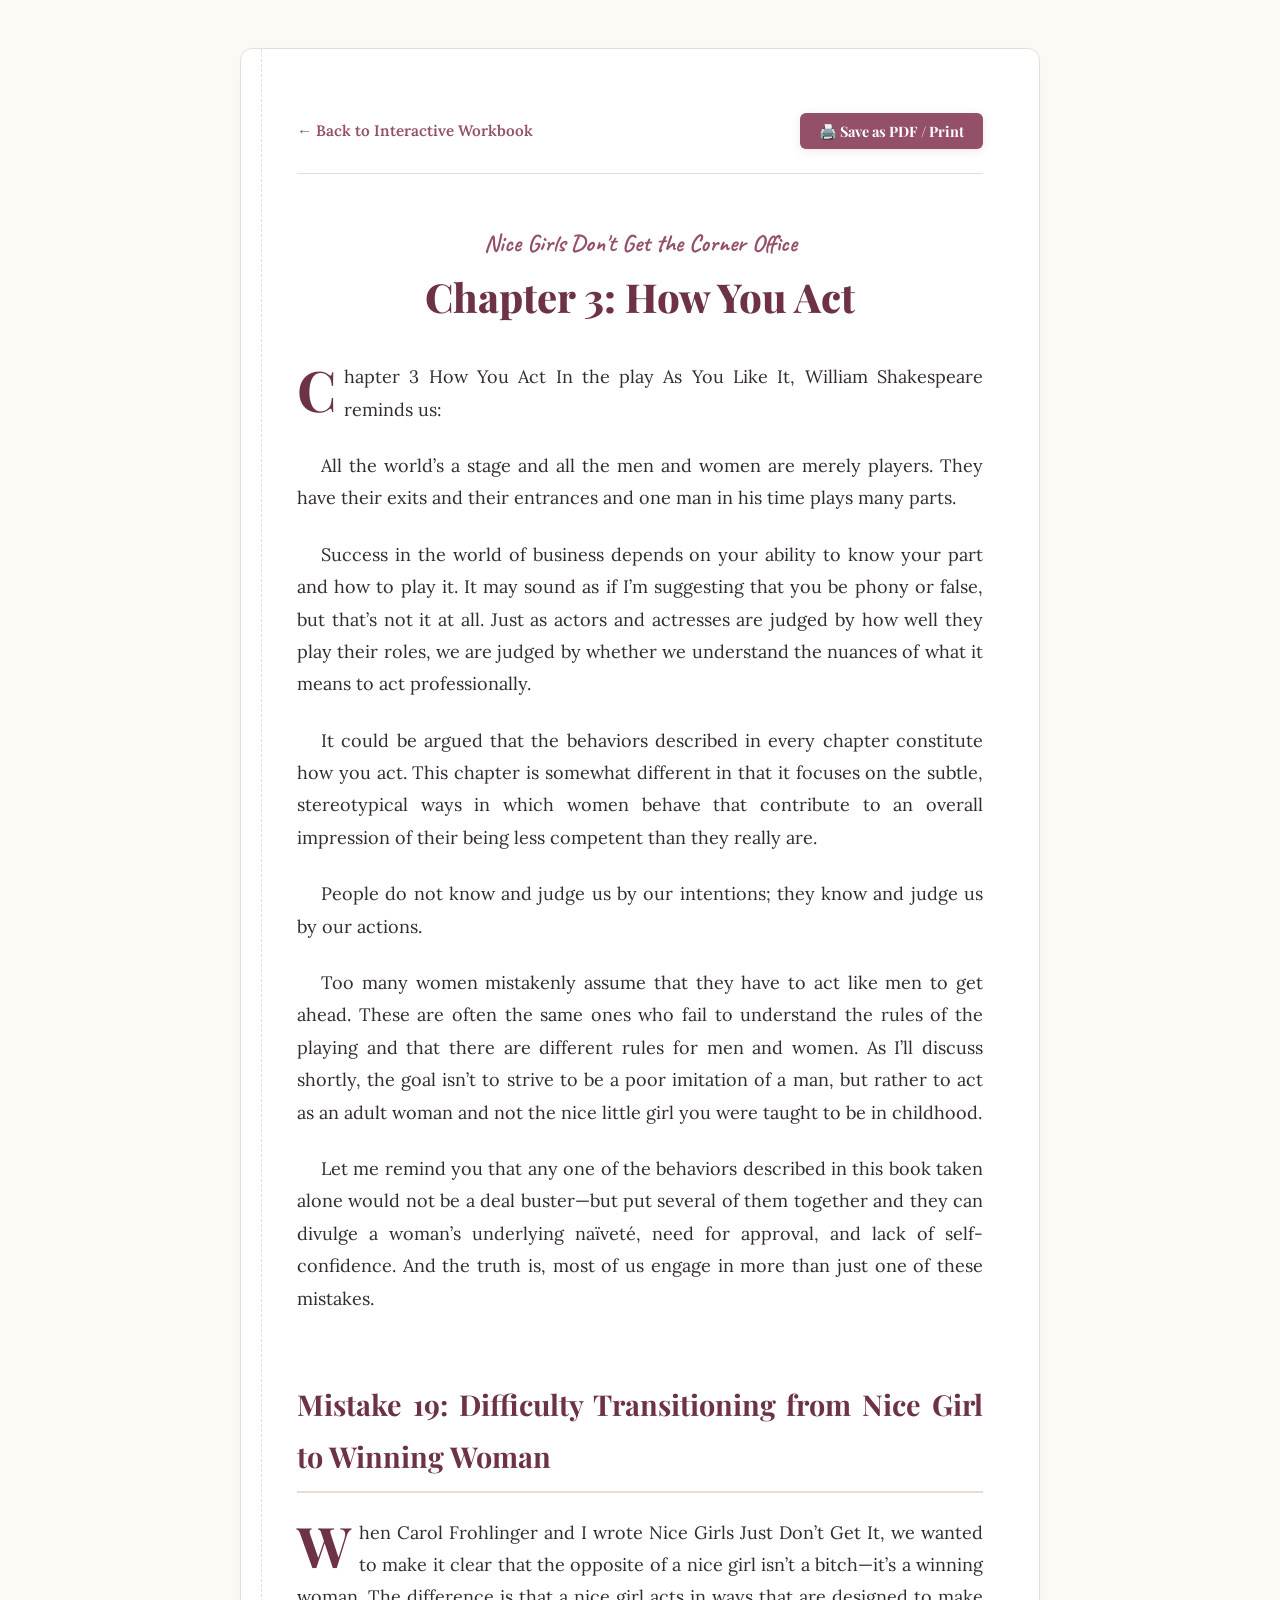
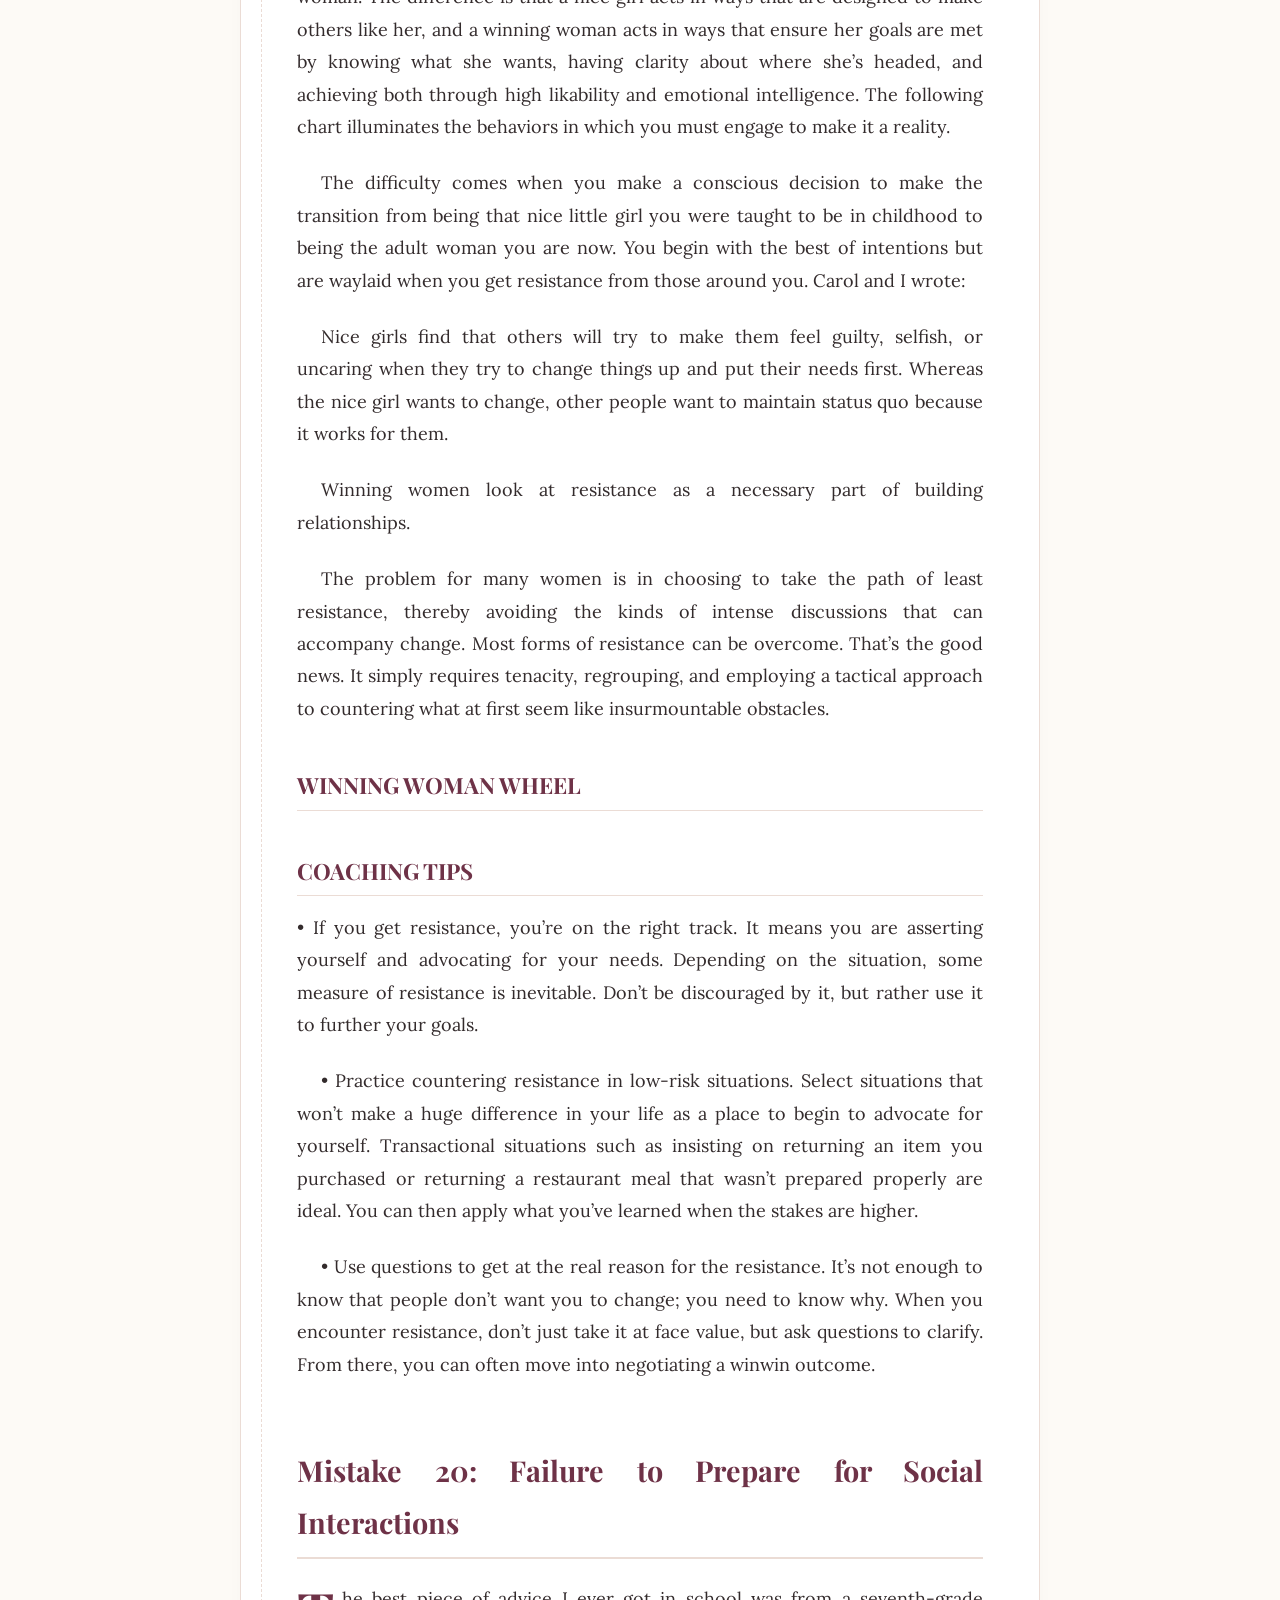
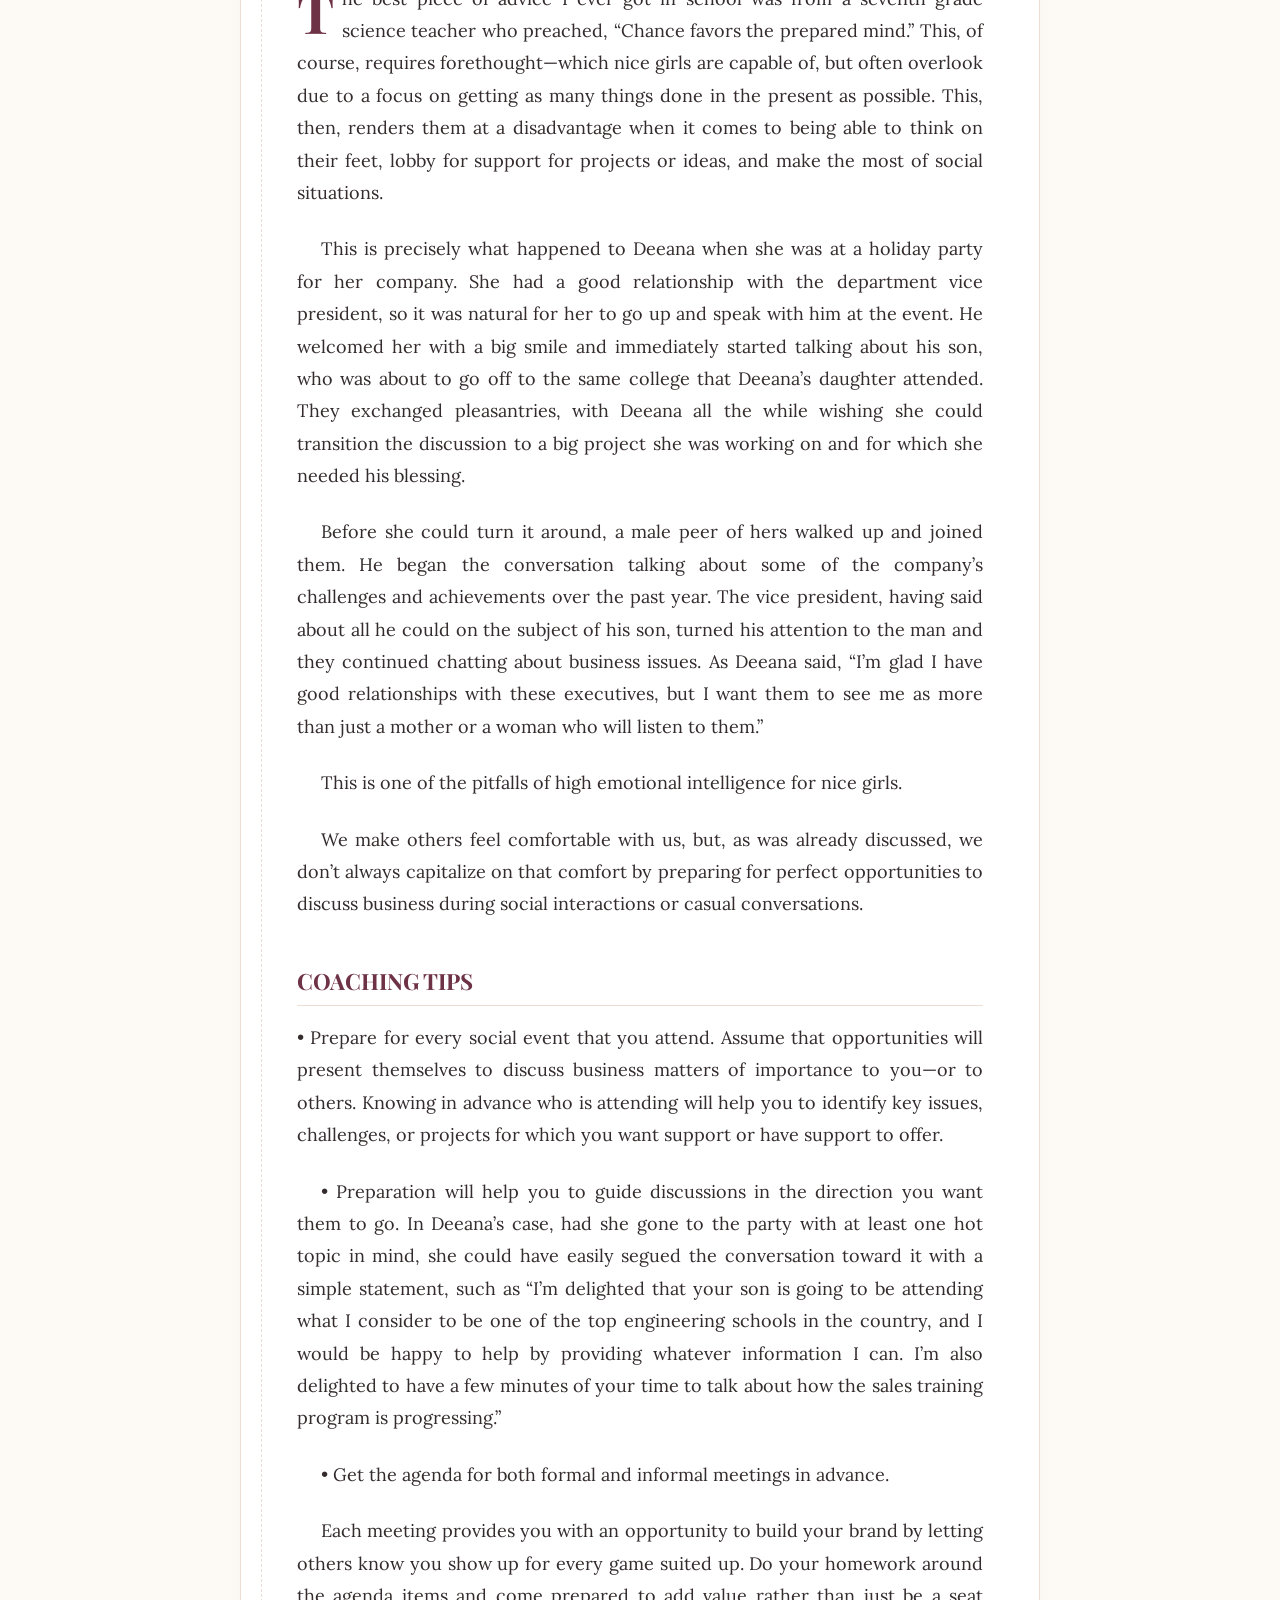
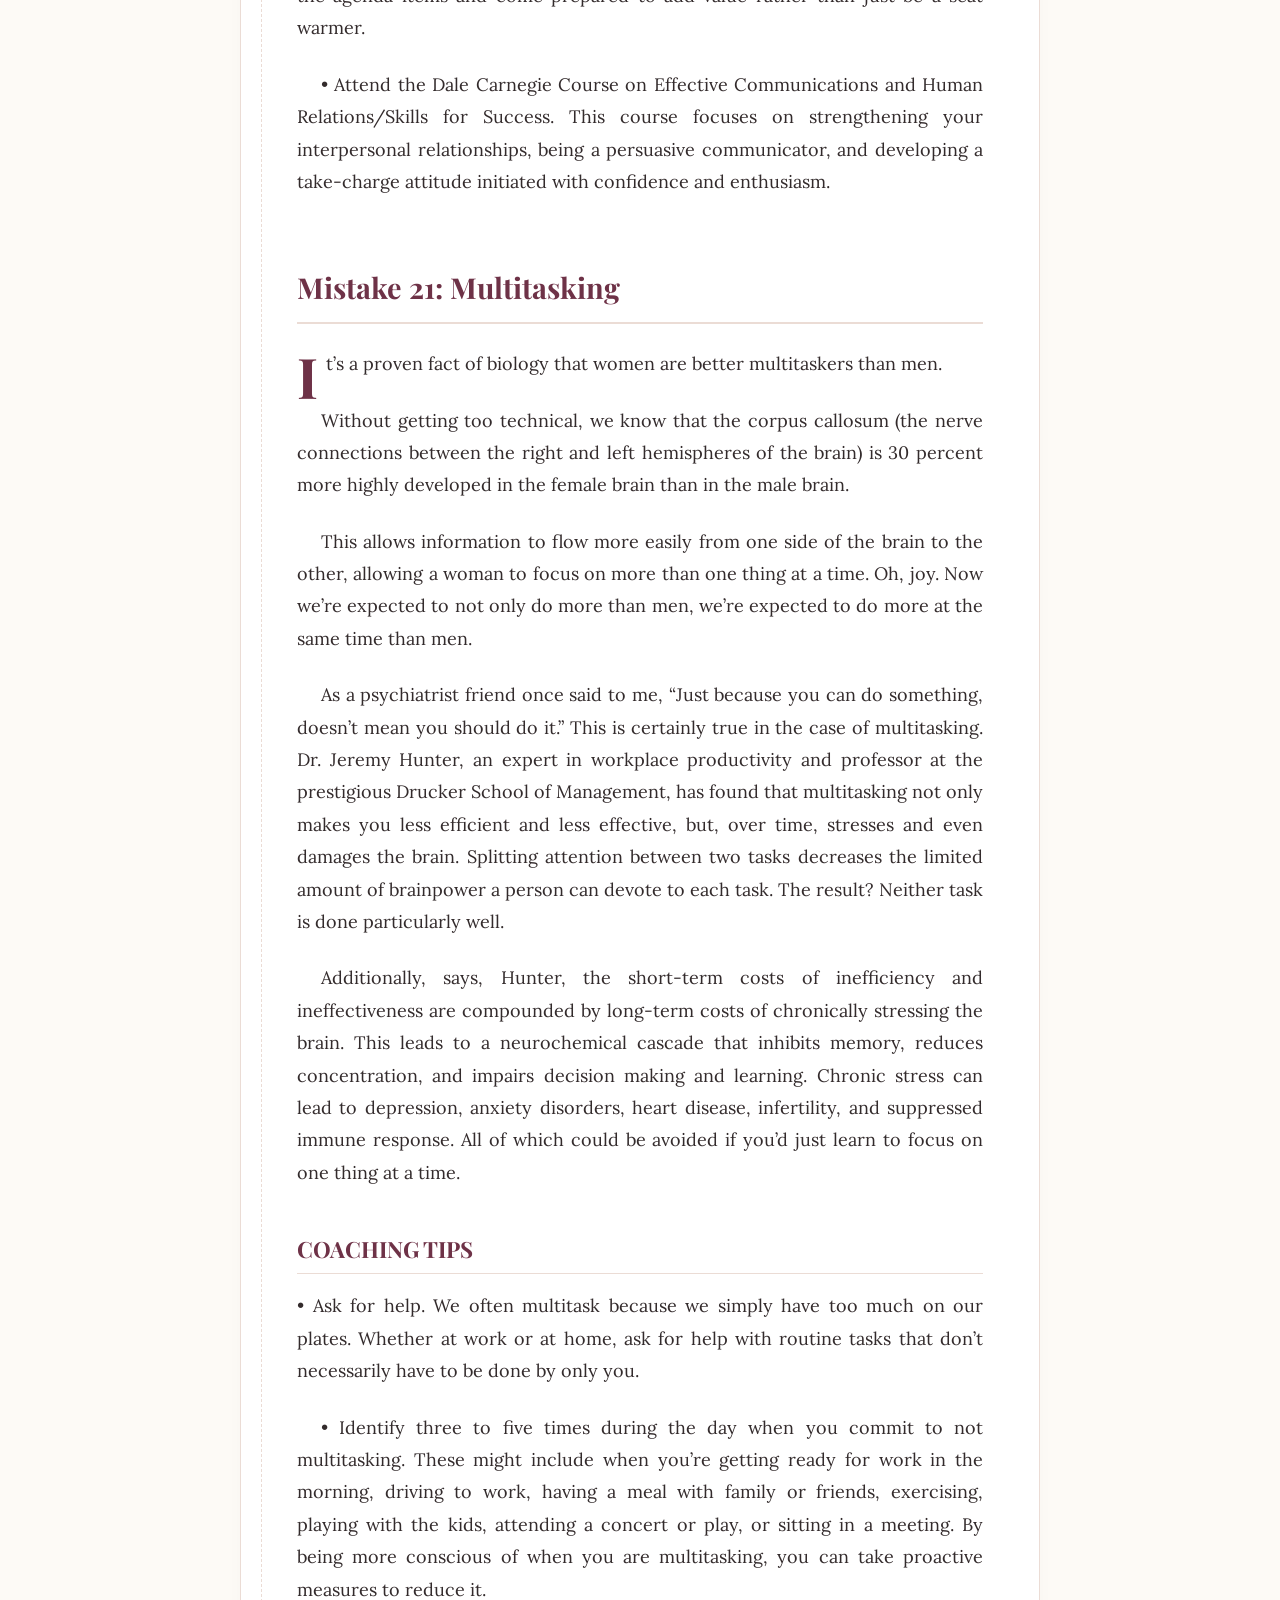
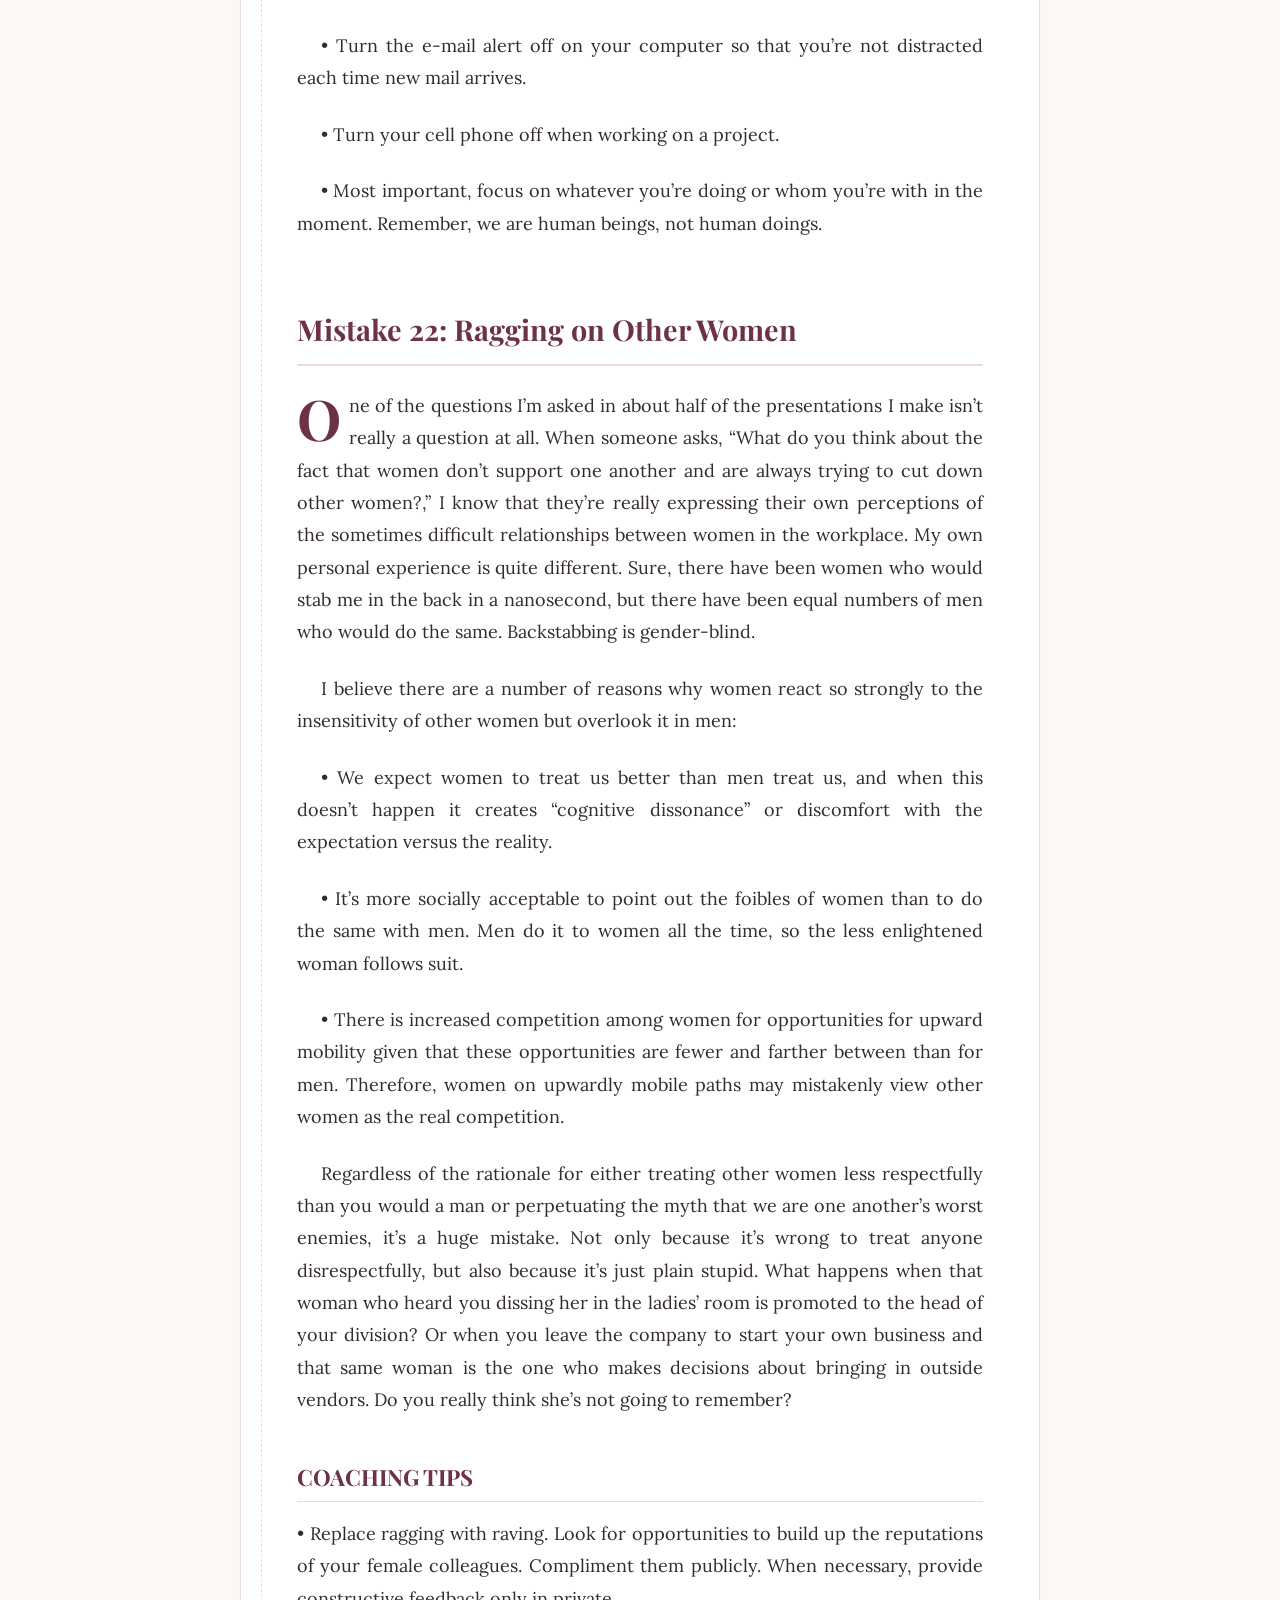
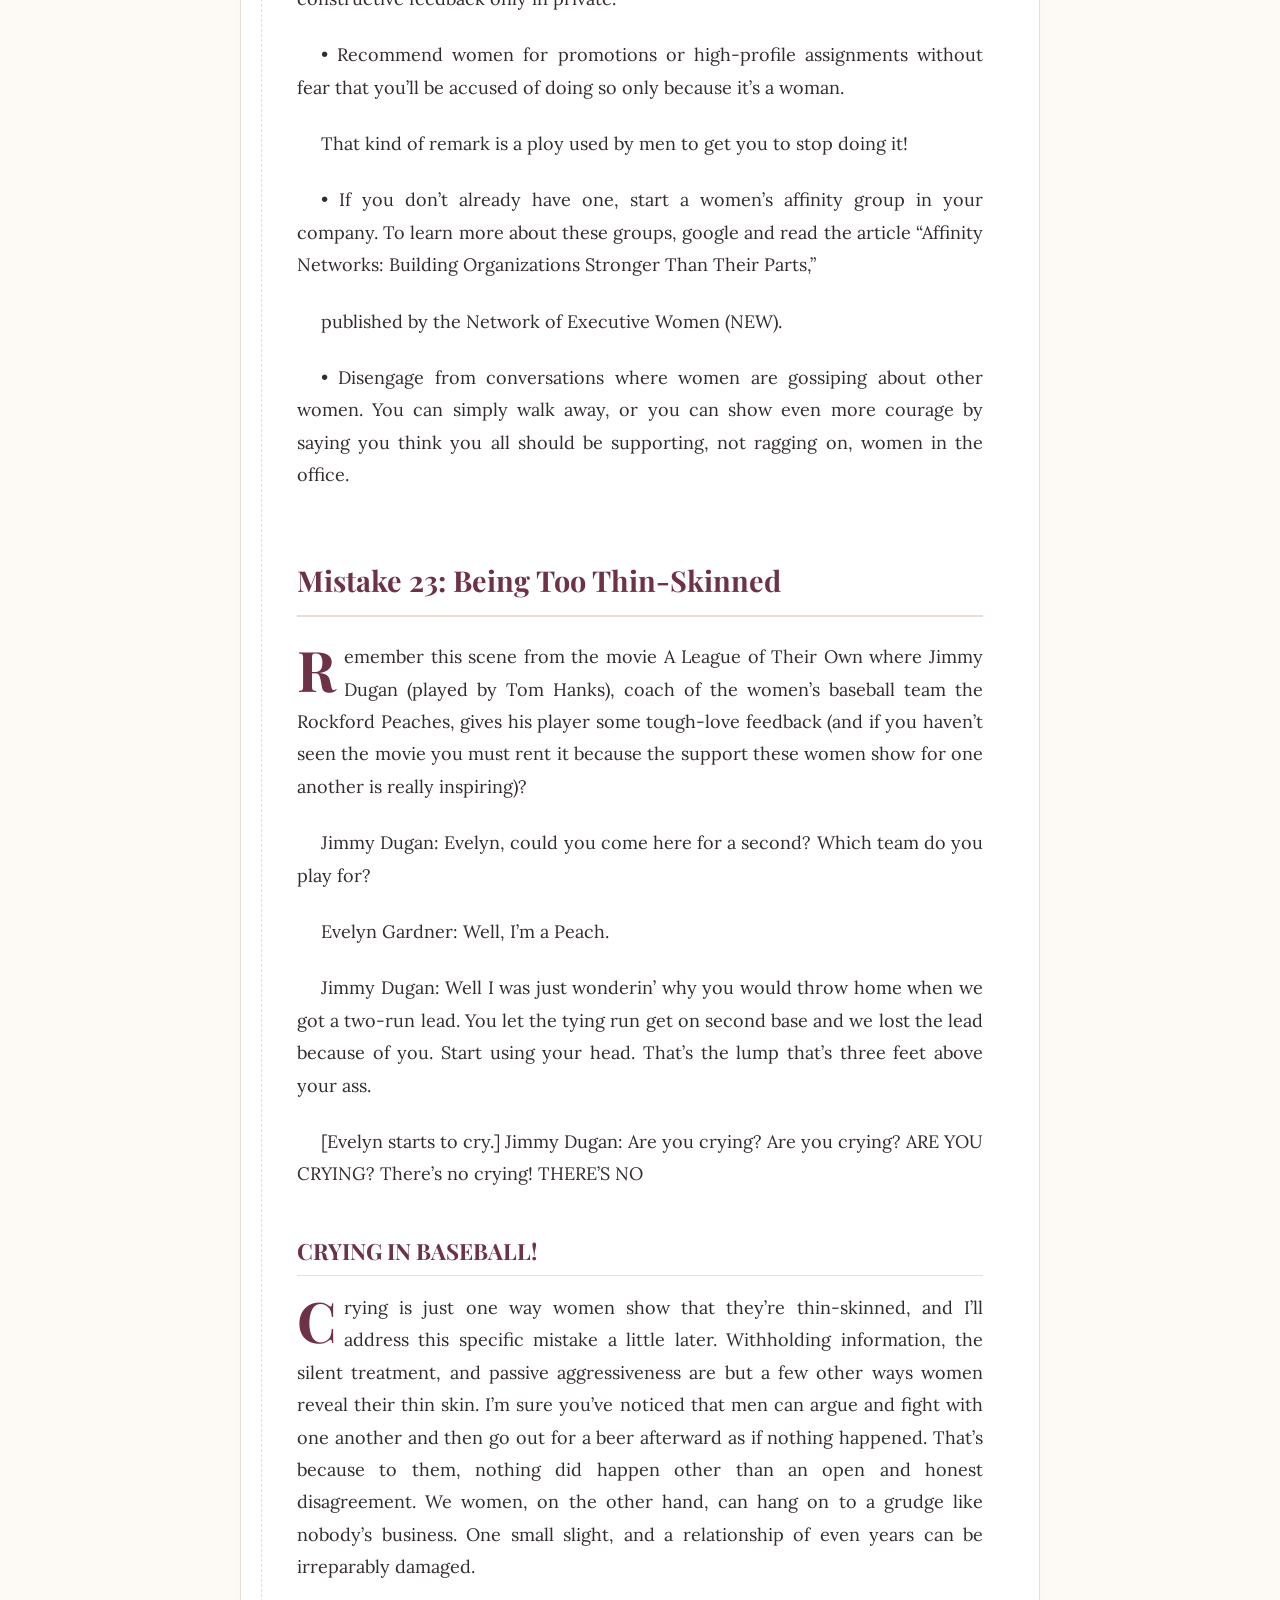
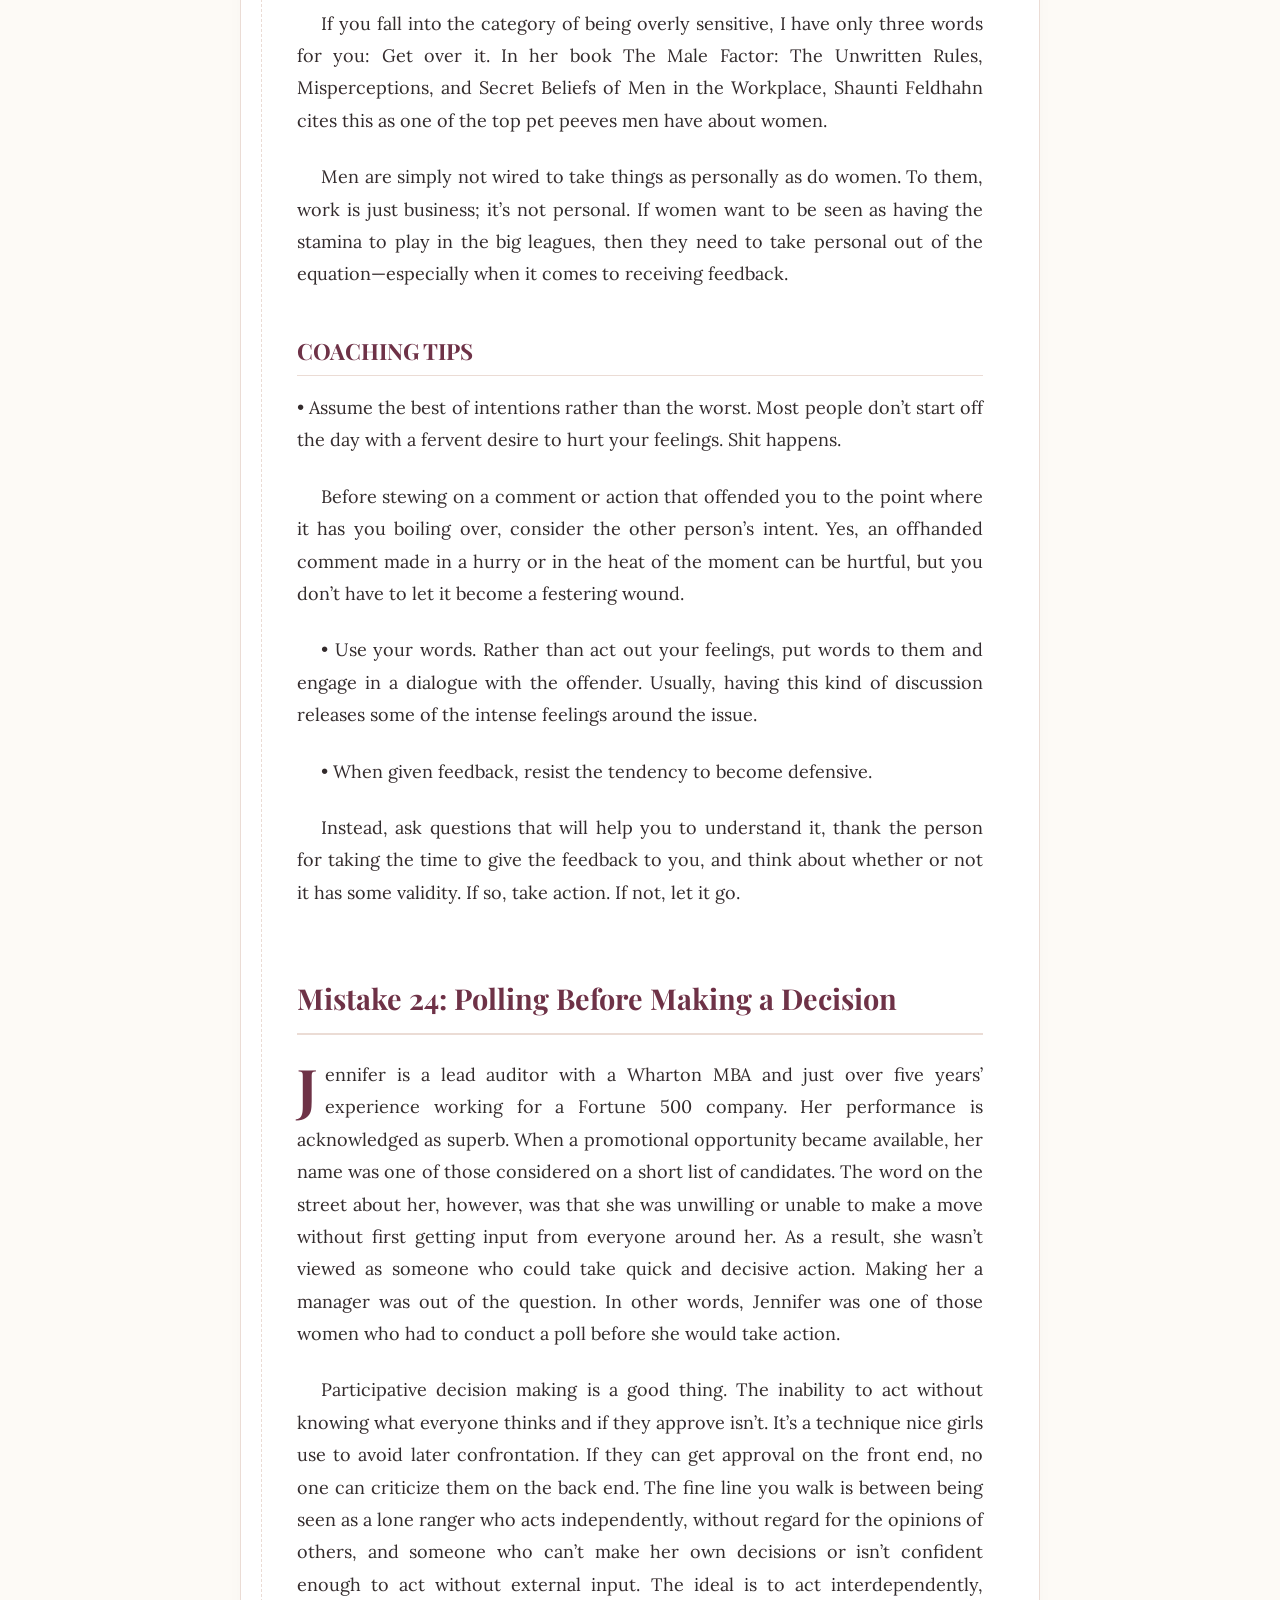
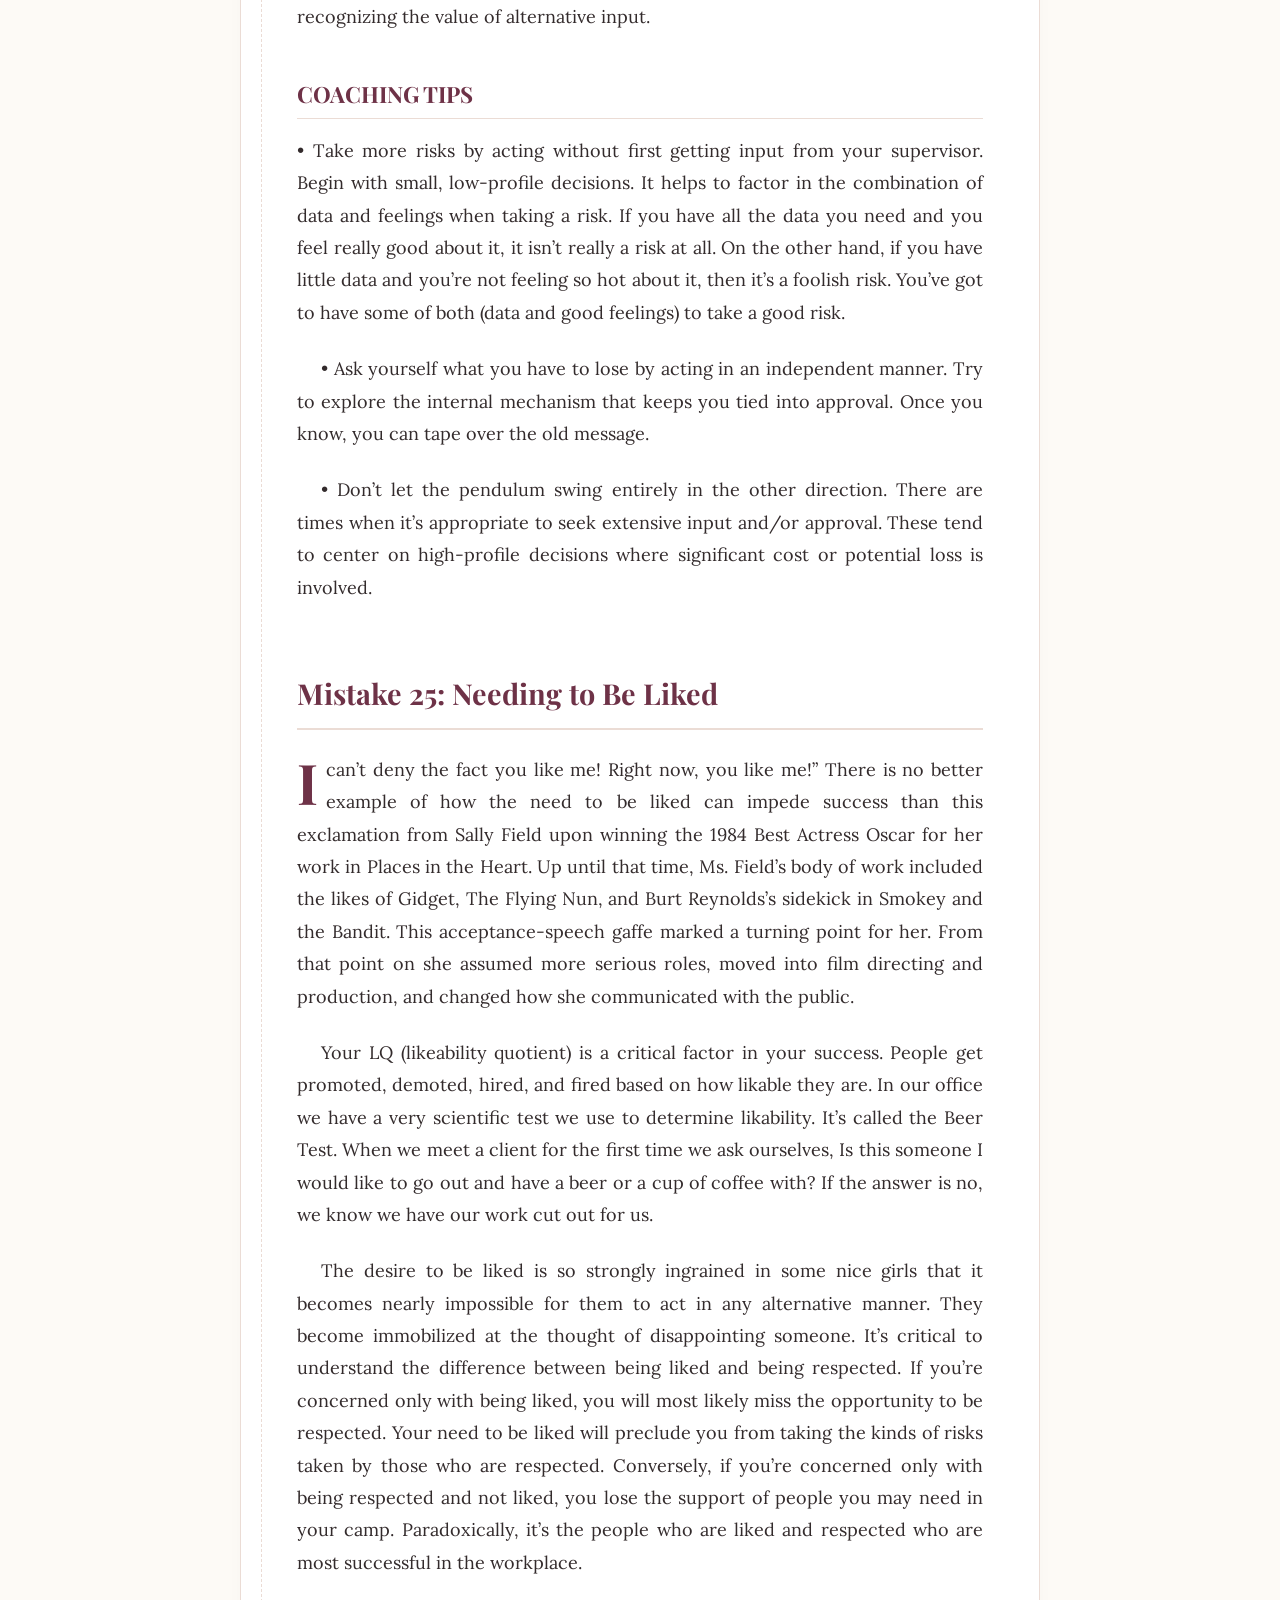
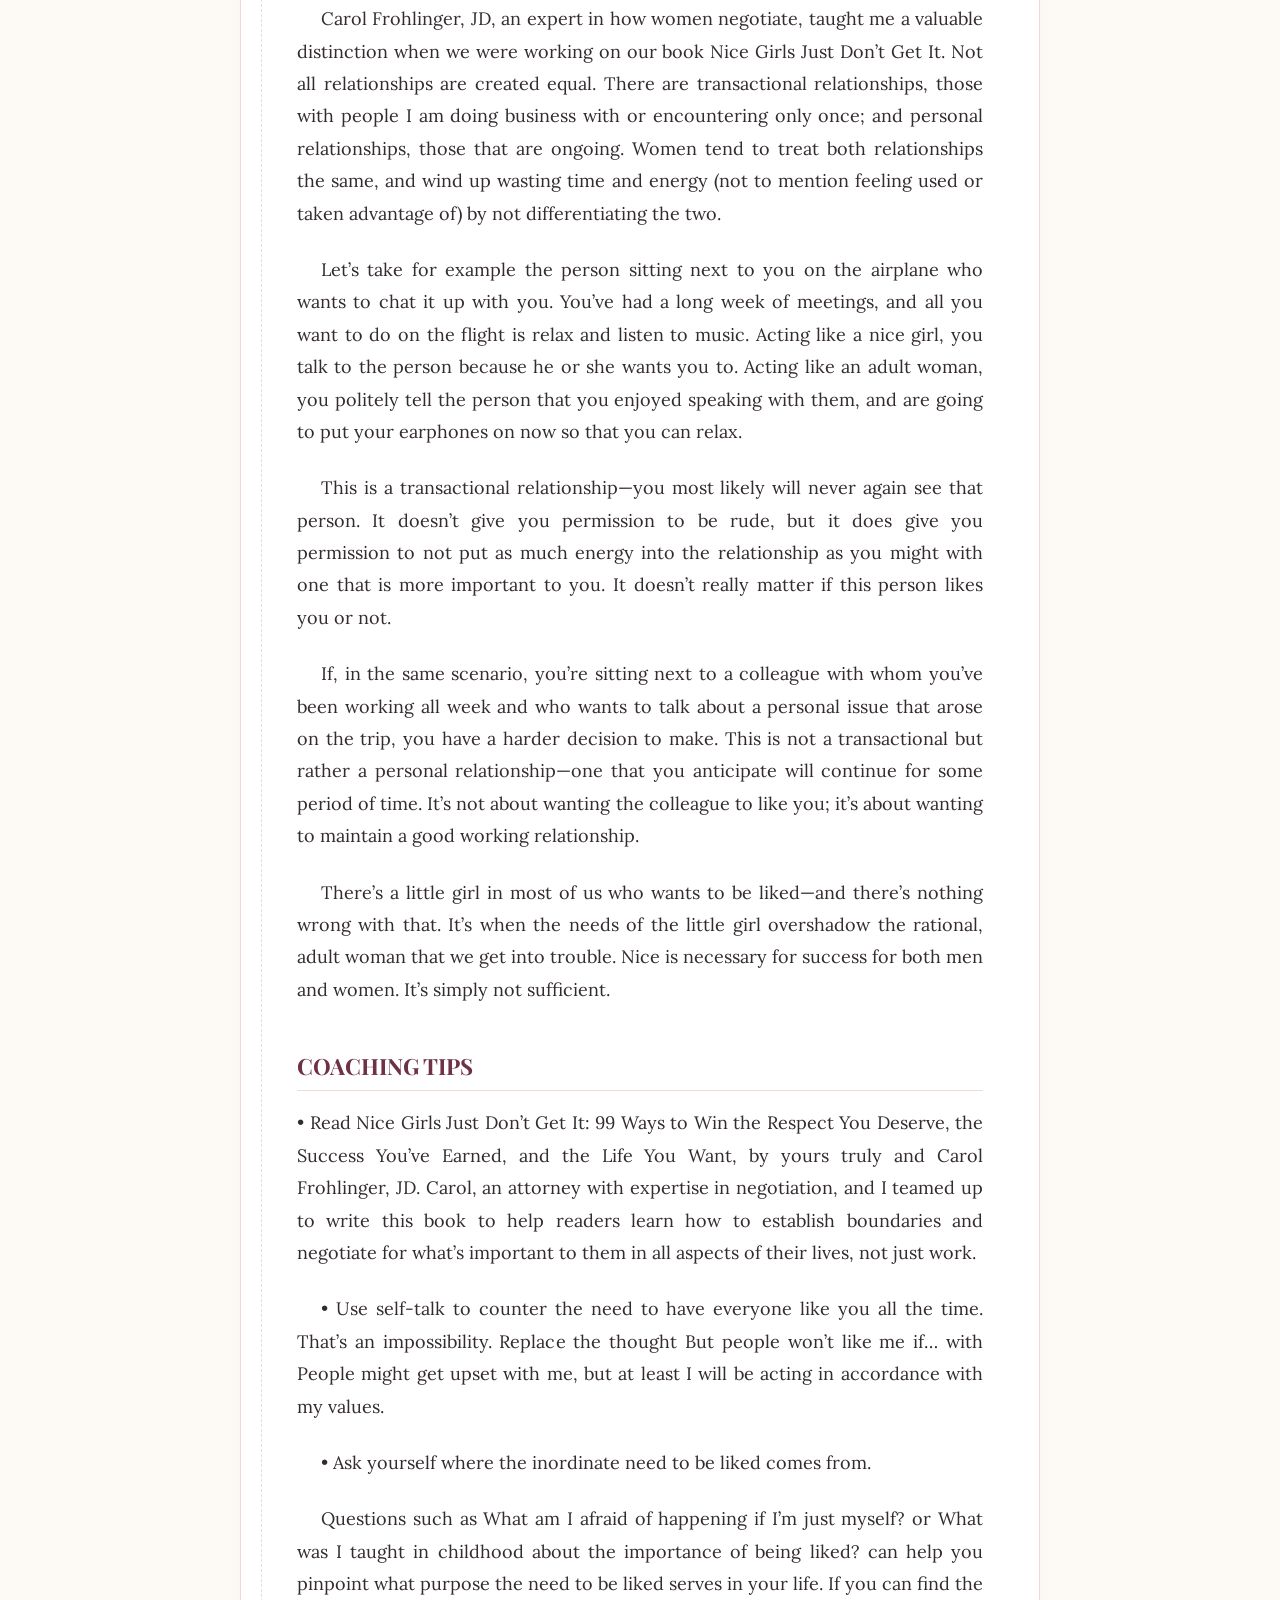
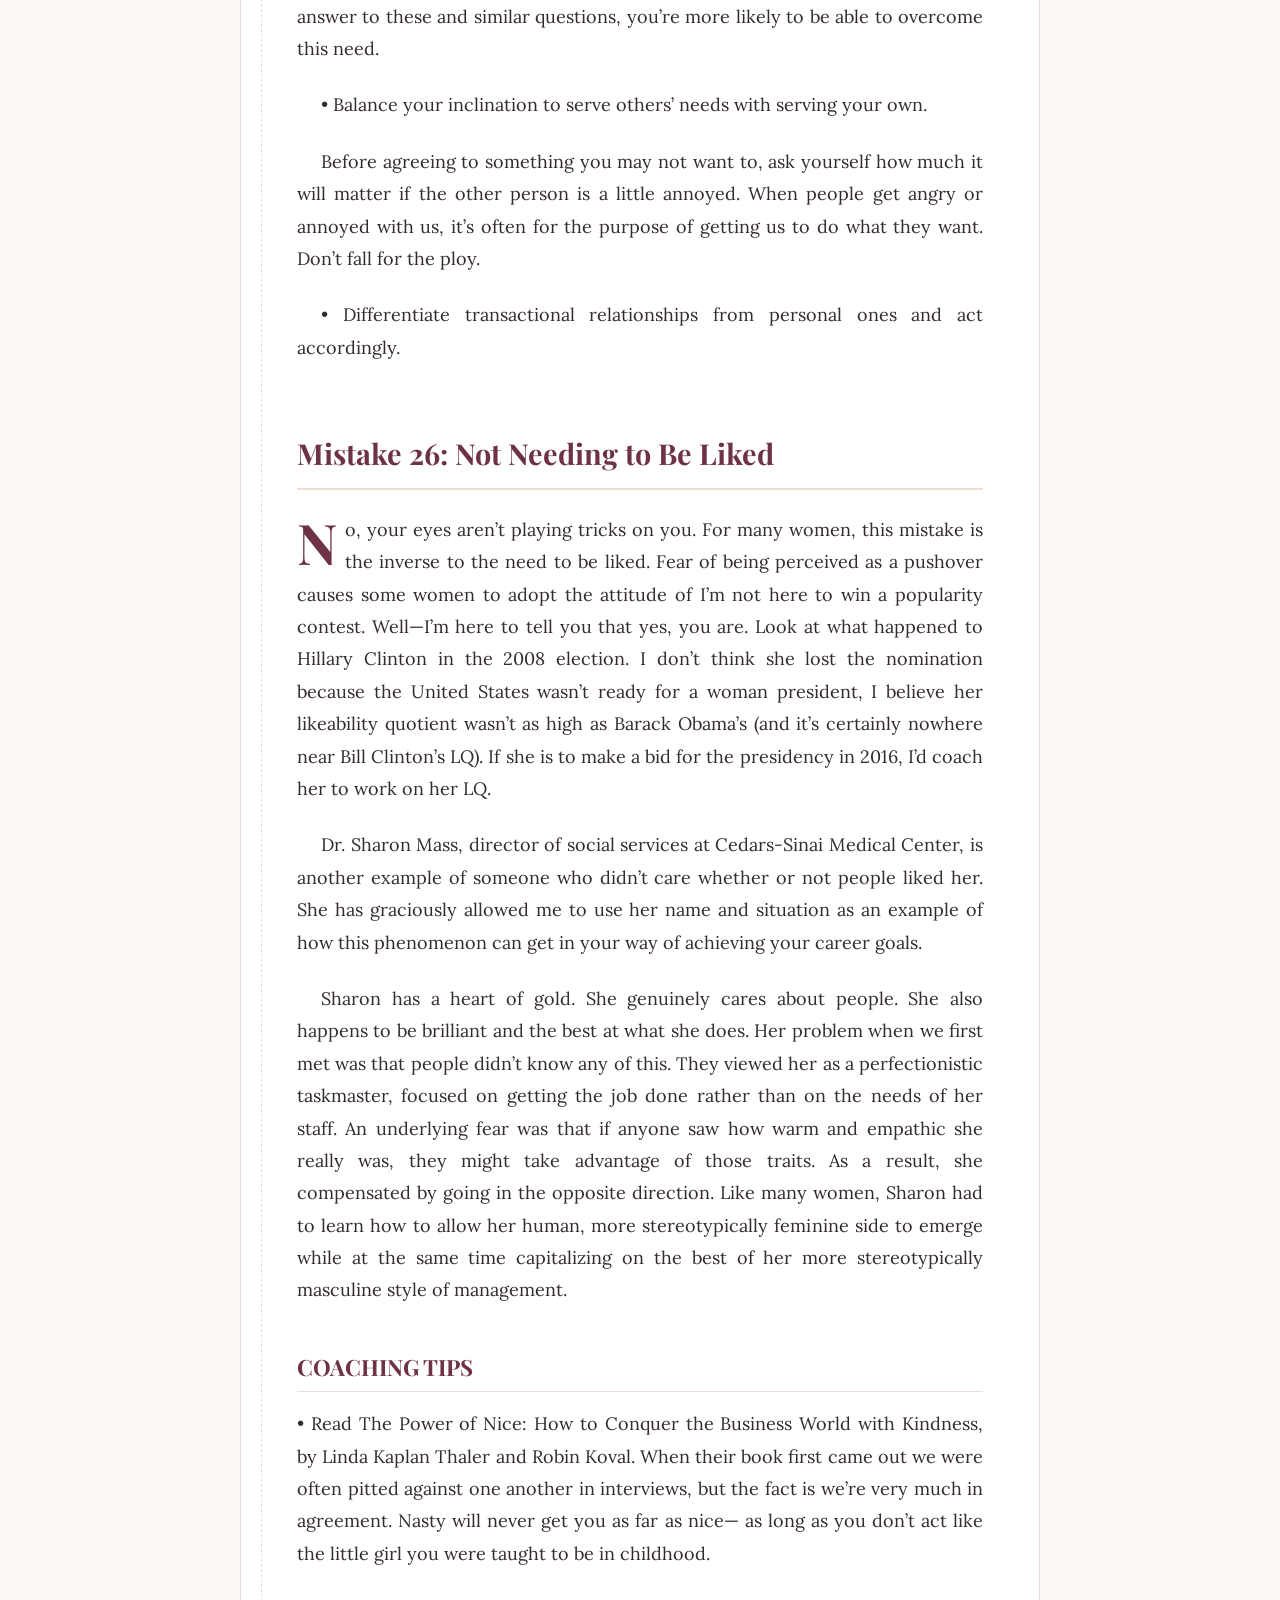
<file: chapters/chapter_3.html>
<!DOCTYPE html>
<html lang="en">
<head>
  <meta charset="UTF-8">
  <meta name="viewport" content="width=device-width, initial-scale=1.0">
  <title>Chapter 3: How You Act - Reading Version</title>
  <style>
    @import url('https://fonts.googleapis.com/css2?family=Caveat:wght@400;700&family=Lora:ital,wght@0,400;0,500;0,600;0,700;1,400;1,500&family=Playfair+Display:ital,wght@0,400;0,600;0,700;0,800;1,400;1,600&display=swap');

    :root {
      --paper-bg: #fdfaf6;
      --paper-blush: #fbf5f5;
      --paper-edge: #ebdcd5;
      --ink-dark: #2e2426;
      --ink-rose: #945069;
      --ink-berry: #6e3247;
      --pencil-grey: #6b6062;
      --serif-heading: 'Playfair Display', Georgia, serif;
      --serif-body: 'Lora', 'Merriweather', Georgia, serif;
      --handwriting: 'Caveat', cursive;
    }

    * {
      box-sizing: border-box;
      margin: 0;
      padding: 0;
    }

    body {
      background-color: var(--paper-bg);
      color: var(--ink-dark);
      font-family: var(--serif-body);
      line-height: 1.8;
      font-size: 18px;
      padding: 3rem 1.5rem;
    }

    .container {
      max-width: 800px;
      margin: 0 auto;
      background-color: white;
      border: 1px solid var(--paper-edge);
      border-radius: 12px;
      padding: 4rem 3.5rem;
      box-shadow: 0 4px 20px rgba(0,0,0,0.02);
      position: relative;
    }

    /* Binder rings line */
    .container::before {
      content: '';
      position: absolute;
      top: 0;
      left: 20px;
      bottom: 0;
      width: 2px;
      border-left: 1px dashed var(--paper-edge);
    }

    header {
      display: flex;
      justify-content: space-between;
      align-items: center;
      margin-bottom: 3rem;
      border-bottom: 1px solid var(--paper-edge);
      padding-bottom: 1.5rem;
    }

    .back-link {
      color: var(--ink-rose);
      text-decoration: none;
      font-weight: 600;
      font-size: 0.95rem;
      display: flex;
      align-items: center;
      gap: 0.5rem;
      transition: color 0.2s ease;
    }

    .back-link:hover {
      color: var(--ink-berry);
    }

    .btn-print {
      background-color: var(--ink-rose);
      color: white;
      border: none;
      border-radius: 6px;
      padding: 0.5rem 1.2rem;
      font-family: var(--serif-heading);
      font-weight: bold;
      cursor: pointer;
      font-size: 0.9rem;
      box-shadow: 0 2px 8px rgba(148,80,105,0.15);
      transition: background-color 0.2s ease;
    }

    .btn-print:hover {
      background-color: var(--ink-berry);
    }

    .book-meta {
      text-align: center;
      margin-bottom: 2.5rem;
    }

    .book-eyebrow {
      font-family: var(--handwriting);
      font-size: 1.5rem;
      color: var(--ink-rose);
      font-weight: bold;
      margin-bottom: 0.5rem;
    }

    .chapter-title {
      font-family: var(--serif-heading);
      font-size: 2.5rem;
      color: var(--ink-berry);
      line-height: 1.2;
      margin-bottom: 1rem;
      font-weight: 800;
    }

    .reading-content {
      text-align: justify;
      color: #332b2c;
    }

    p {
      margin-bottom: 1.5rem;
      text-indent: 1.5rem;
    }

    p.first-p {
      text-indent: 0;
    }
    
    p.first-p::first-letter {
      font-family: var(--serif-heading);
      font-size: 3.5rem;
      float: left;
      line-height: 0.85;
      padding-right: 8px;
      margin-top: 4px;
      color: var(--ink-berry);
      font-weight: bold;
    }

    .mistake-heading {
      font-family: var(--serif-heading);
      font-size: 1.8rem;
      color: var(--ink-berry);
      margin-top: 4rem;
      margin-bottom: 1.5rem;
      border-bottom: 2px solid var(--paper-edge);
      padding-bottom: 0.5rem;
      font-weight: 700;
      page-break-before: always; /* Force start on a new page */
    }

    @media print {
      body {
        background-color: white;
        padding: 0;
        font-size: 12pt;
      }
      .container {
        border: none;
        box-shadow: none;
        padding: 0;
        max-width: 100%;
      }
      .container::before, header {
        display: none !important;
      }
      .mistake-heading {
        page-break-before: always;
        margin-top: 2in;
      }
      p {
        orphans: 3;
        widows: 3;
      }
    }
  </style>
</head>
<body>
  <div class="container">
    <header>
      <a href="../index.html" class="back-link">← Back to Interactive Workbook</a>
      <button class="btn-print" onclick="window.print()">🖨️ Save as PDF / Print</button>
    </header>

    <div class="book-meta">
      <div class="book-eyebrow">Nice Girls Don't Get the Corner Office</div>
      <h1 class="chapter-title">Chapter 3: How You Act</h1>
    </div>

    <div class="reading-content">
      <p class="first-p">Chapter 3 How You Act In the play As You Like It, William Shakespeare reminds us:</p>
<p>All the world’s a stage and all the men and women are merely players. They have their exits and their entrances and one man in his time plays many parts.</p>
<p>Success in the world of business depends on your ability to know your part and how to play it. It may sound as if I’m suggesting that you be phony or false, but that’s not it at all. Just as actors and actresses are judged by how well they play their roles, we are judged by whether we understand the nuances of what it means to act professionally.</p>
<p>It could be argued that the behaviors described in every chapter constitute how you act. This chapter is somewhat different in that it focuses on the subtle, stereotypical ways in which women behave that contribute to an overall impression of their being less competent than they really are.</p>
<p>People do not know and judge us by our intentions; they know and judge us by our actions.</p>
<p>Too many women mistakenly assume that they have to act like men to get ahead. These are often the same ones who fail to understand the rules of the playing and that there are different rules for men and women. As I’ll discuss shortly, the goal isn’t to strive to be a poor imitation of a man, but rather to act as an adult woman and not the nice little girl you were taught to be in childhood.</p>
<p>Let me remind you that any one of the behaviors described in this book taken alone would not be a deal buster—but put several of them together and they can divulge a woman’s underlying naïveté, need for approval, and lack of self-confidence. And the truth is, most of us engage in more than just one of these mistakes.</p>
<h2 class="mistake-heading">Mistake 19: Difficulty Transitioning from Nice Girl to Winning Woman</h2>
<p class="first-p">When Carol Frohlinger and I wrote Nice Girls Just Don’t Get It, we wanted to make it clear that the opposite of a nice girl isn’t a bitch—it’s a winning woman. The difference is that a nice girl acts in ways that are designed to make others like her, and a winning woman acts in ways that ensure her goals are met by knowing what she wants, having clarity about where she’s headed, and achieving both through high likability and emotional intelligence. The following chart illuminates the behaviors in which you must engage to make it a reality.</p>
<p>The difficulty comes when you make a conscious decision to make the transition from being that nice little girl you were taught to be in childhood to being the adult woman you are now. You begin with the best of intentions but are waylaid when you get resistance from those around you. Carol and I wrote:</p>
<p>Nice girls find that others will try to make them feel guilty, selfish, or uncaring when they try to change things up and put their needs first. Whereas the nice girl wants to change, other people want to maintain status quo because it works for them.</p>
<p>Winning women look at resistance as a necessary part of building relationships.</p>
<p>The problem for many women is in choosing to take the path of least resistance, thereby avoiding the kinds of intense discussions that can accompany change. Most forms of resistance can be overcome. That’s the good news. It simply requires tenacity, regrouping, and employing a tactical approach to countering what at first seem like insurmountable obstacles.</p>
<h3 style="font-family: var(--serif-heading); font-size: 1.4rem; color: var(--ink-berry); margin-top: 2.5rem; margin-bottom: 1rem; font-weight: bold; border-bottom: 1px solid var(--paper-edge); padding-bottom: 0.25rem;">WINNING WOMAN WHEEL</h3>
<h3 style="font-family: var(--serif-heading); font-size: 1.4rem; color: var(--ink-berry); margin-top: 2.5rem; margin-bottom: 1rem; font-weight: bold; border-bottom: 1px solid var(--paper-edge); padding-bottom: 0.25rem;">COACHING TIPS</h3>
<p class="first-p">•  If you get resistance, you’re on the right track. It means you are asserting yourself and advocating for your needs. Depending on the situation, some measure of resistance is inevitable. Don’t be discouraged by it, but rather use it to further your goals.</p>
<p>•  Practice countering resistance in low-risk situations. Select situations that won’t make a huge difference in your life as a place to begin to advocate for yourself. Transactional situations such as insisting on returning an item you purchased or returning a restaurant meal that wasn’t prepared properly are ideal. You can then apply what you’ve learned when the stakes are higher.</p>
<p>•  Use questions to get at the real reason for the resistance. It’s not enough to know that people don’t want you to change; you need to know why. When you encounter resistance, don’t just take it at face value, but ask questions to clarify. From there, you can often move into negotiating a winwin outcome.</p>
<h2 class="mistake-heading">Mistake 20: Failure to Prepare for Social Interactions</h2>
<p class="first-p">The best piece of advice I ever got in school was from a seventh-grade science teacher who preached, “Chance favors the prepared mind.” This, of course, requires forethought—which nice girls are capable of, but often overlook due to a focus on getting as many things done in the present as possible. This, then, renders them at a disadvantage when it comes to being able to think on their feet, lobby for support for projects or ideas, and make the most of social situations.</p>
<p>This is precisely what happened to Deeana when she was at a holiday party for her company. She had a good relationship with the department vice president, so it was natural for her to go up and speak with him at the event. He welcomed her with a big smile and immediately started talking about his son, who was about to go off to the same college that Deeana’s daughter attended. They exchanged pleasantries, with Deeana all the while wishing she could transition the discussion to a big project she was working on and for which she needed his blessing.</p>
<p>Before she could turn it around, a male peer of hers walked up and joined them. He began the conversation talking about some of the company’s challenges and achievements over the past year. The vice president, having said about all he could on the subject of his son, turned his attention to the man and they continued chatting about business issues. As Deeana said, “I’m glad I have good relationships with these executives, but I want them to see me as more than just a mother or a woman who will listen to them.”</p>
<p>This is one of the pitfalls of high emotional intelligence for nice girls.</p>
<p>We make others feel comfortable with us, but, as was already discussed, we don’t always capitalize on that comfort by preparing for perfect opportunities to discuss business during social interactions or casual conversations.</p>
<h3 style="font-family: var(--serif-heading); font-size: 1.4rem; color: var(--ink-berry); margin-top: 2.5rem; margin-bottom: 1rem; font-weight: bold; border-bottom: 1px solid var(--paper-edge); padding-bottom: 0.25rem;">COACHING TIPS</h3>
<p class="first-p">•  Prepare for every social event that you attend. Assume that opportunities will present themselves to discuss business matters of importance to you—or to others. Knowing in advance who is attending will help you to identify key issues, challenges, or projects for which you want support or have support to offer.</p>
<p>•  Preparation will help you to guide discussions in the direction you want them to go. In Deeana’s case, had she gone to the party with at least one hot topic in mind, she could have easily segued the conversation toward it with a simple statement, such as “I’m delighted that your son is going to be attending what I consider to be one of the top engineering schools in the country, and I would be happy to help by providing whatever information I can. I’m also delighted to have a few minutes of your time to talk about how the sales training program is progressing.”</p>
<p>•  Get the agenda for both formal and informal meetings in advance.</p>
<p>Each meeting provides you with an opportunity to build your brand by letting others know you show up for every game suited up. Do your homework around the agenda items and come prepared to add value rather than just be a seat warmer.</p>
<p>•  Attend the Dale Carnegie Course on Effective Communications and Human Relations/Skills for Success. This course focuses on strengthening your interpersonal relationships, being a persuasive communicator, and developing a take-charge attitude initiated with confidence and enthusiasm.</p>
<h2 class="mistake-heading">Mistake 21: Multitasking</h2>
<p class="first-p">It’s a proven fact of biology that women are better multitaskers than men.</p>
<p>Without getting too technical, we know that the corpus callosum (the nerve connections between the right and left hemispheres of the brain) is 30 percent more highly developed in the female brain than in the male brain.</p>
<p>This allows information to flow more easily from one side of the brain to the other, allowing a woman to focus on more than one thing at a time. Oh, joy. Now we’re expected to not only do more than men, we’re expected to do more at the same time than men.</p>
<p>As a psychiatrist friend once said to me, “Just because you can do something, doesn’t mean you should do it.” This is certainly true in the case of multitasking. Dr. Jeremy Hunter, an expert in workplace productivity and professor at the prestigious Drucker School of Management, has found that multitasking not only makes you less efficient and less effective, but, over time, stresses and even damages the brain. Splitting attention between two tasks decreases the limited amount of brainpower a person can devote to each task. The result? Neither task is done particularly well.</p>
<p>Additionally, says, Hunter, the short-term costs of inefficiency and ineffectiveness are compounded by long-term costs of chronically stressing the brain. This leads to a neurochemical cascade that inhibits memory, reduces concentration, and impairs decision making and learning. Chronic stress can lead to depression, anxiety disorders, heart disease, infertility, and suppressed immune response. All of which could be avoided if you’d just learn to focus on one thing at a time.</p>
<h3 style="font-family: var(--serif-heading); font-size: 1.4rem; color: var(--ink-berry); margin-top: 2.5rem; margin-bottom: 1rem; font-weight: bold; border-bottom: 1px solid var(--paper-edge); padding-bottom: 0.25rem;">COACHING TIPS</h3>
<p class="first-p">•  Ask for help. We often multitask because we simply have too much on our plates. Whether at work or at home, ask for help with routine tasks that don’t necessarily have to be done by only you.</p>
<p>•  Identify three to five times during the day when you commit to not multitasking. These might include when you’re getting ready for work in the morning, driving to work, having a meal with family or friends, exercising, playing with the kids, attending a concert or play, or sitting in a meeting. By being more conscious of when you are multitasking, you can take proactive measures to reduce it.</p>
<p>•  Turn the e-mail alert off on your computer so that you’re not distracted each time new mail arrives.</p>
<p>•  Turn your cell phone off when working on a project.</p>
<p>•  Most important, focus on whatever you’re doing or whom you’re with in the moment. Remember, we are human beings, not human doings.</p>
<h2 class="mistake-heading">Mistake 22: Ragging on Other Women</h2>
<p class="first-p">One of the questions I’m asked in about half of the presentations I make isn’t really a question at all. When someone asks, “What do you think about the fact that women don’t support one another and are always trying to cut down other women?,” I know that they’re really expressing their own perceptions of the sometimes difficult relationships between women in the workplace. My own personal experience is quite different. Sure, there have been women who would stab me in the back in a nanosecond, but there have been equal numbers of men who would do the same. Backstabbing is gender-blind.</p>
<p>I believe there are a number of reasons why women react so strongly to the insensitivity of other women but overlook it in men:</p>
<p>•  We expect women to treat us better than men treat us, and when this doesn’t happen it creates “cognitive dissonance” or discomfort with the expectation versus the reality.</p>
<p>•  It’s more socially acceptable to point out the foibles of women than to do the same with men. Men do it to women all the time, so the less enlightened woman follows suit.</p>
<p>•  There is increased competition among women for opportunities for upward mobility given that these opportunities are fewer and farther between than for men. Therefore, women on upwardly mobile paths may mistakenly view other women as the real competition.</p>
<p>Regardless of the rationale for either treating other women less respectfully than you would a man or perpetuating the myth that we are one another’s worst enemies, it’s a huge mistake. Not only because it’s wrong to treat anyone disrespectfully, but also because it’s just plain stupid. What happens when that woman who heard you dissing her in the ladies’ room is promoted to the head of your division? Or when you leave the company to start your own business and that same woman is the one who makes decisions about bringing in outside vendors. Do you really think she’s not going to remember?</p>
<h3 style="font-family: var(--serif-heading); font-size: 1.4rem; color: var(--ink-berry); margin-top: 2.5rem; margin-bottom: 1rem; font-weight: bold; border-bottom: 1px solid var(--paper-edge); padding-bottom: 0.25rem;">COACHING TIPS</h3>
<p class="first-p">•  Replace ragging with raving. Look for opportunities to build up the reputations of your female colleagues. Compliment them publicly. When necessary, provide constructive feedback only in private.</p>
<p>•  Recommend women for promotions or high-profile assignments without fear that you’ll be accused of doing so only because it’s a woman.</p>
<p>That kind of remark is a ploy used by men to get you to stop doing it!</p>
<p>•  If you don’t already have one, start a women’s affinity group in your company. To learn more about these groups, google and read the article “Affinity Networks: Building Organizations Stronger Than Their Parts,”</p>
<p>published by the Network of Executive Women (NEW).</p>
<p>•  Disengage from conversations where women are gossiping about other women. You can simply walk away, or you can show even more courage by saying you think you all should be supporting, not ragging on, women in the office.</p>
<h2 class="mistake-heading">Mistake 23: Being Too Thin-Skinned</h2>
<p class="first-p">Remember this scene from the movie A League of Their Own where Jimmy Dugan (played by Tom Hanks), coach of the women’s baseball team the Rockford Peaches, gives his player some tough-love feedback (and if you haven’t seen the movie you must rent it because the support these women show for one another is really inspiring)?</p>
<p>Jimmy Dugan: Evelyn, could you come here for a second? Which team do you play for?</p>
<p>Evelyn Gardner: Well, I’m a Peach.</p>
<p>Jimmy Dugan: Well I was just wonderin’ why you would throw home when we got a two-run lead. You let the tying run get on second base and we lost the lead because of you. Start using your head. That’s the lump that’s three feet above your ass.</p>
<p>[Evelyn starts to cry.] Jimmy Dugan: Are you crying? Are you crying? ARE YOU CRYING? There’s no crying! THERE’S NO</p>
<h3 style="font-family: var(--serif-heading); font-size: 1.4rem; color: var(--ink-berry); margin-top: 2.5rem; margin-bottom: 1rem; font-weight: bold; border-bottom: 1px solid var(--paper-edge); padding-bottom: 0.25rem;">CRYING IN BASEBALL!</h3>
<p class="first-p">Crying is just one way women show that they’re thin-skinned, and I’ll address this specific mistake a little later. Withholding information, the silent treatment, and passive aggressiveness are but a few other ways women reveal their thin skin. I’m sure you’ve noticed that men can argue and fight with one another and then go out for a beer afterward as if nothing happened. That’s because to them, nothing did happen other than an open and honest disagreement. We women, on the other hand, can hang on to a grudge like nobody’s business. One small slight, and a relationship of even years can be irreparably damaged.</p>
<p>If you fall into the category of being overly sensitive, I have only three words for you: Get over it. In her book The Male Factor: The Unwritten Rules, Misperceptions, and Secret Beliefs of Men in the Workplace, Shaunti Feldhahn cites this as one of the top pet peeves men have about women.</p>
<p>Men are simply not wired to take things as personally as do women. To them, work is just business; it’s not personal. If women want to be seen as having the stamina to play in the big leagues, then they need to take personal out of the equation—especially when it comes to receiving feedback.</p>
<h3 style="font-family: var(--serif-heading); font-size: 1.4rem; color: var(--ink-berry); margin-top: 2.5rem; margin-bottom: 1rem; font-weight: bold; border-bottom: 1px solid var(--paper-edge); padding-bottom: 0.25rem;">COACHING TIPS</h3>
<p class="first-p">•  Assume the best of intentions rather than the worst. Most people don’t start off the day with a fervent desire to hurt your feelings. Shit happens.</p>
<p>Before stewing on a comment or action that offended you to the point where it has you boiling over, consider the other person’s intent. Yes, an offhanded comment made in a hurry or in the heat of the moment can be hurtful, but you don’t have to let it become a festering wound.</p>
<p>•  Use your words. Rather than act out your feelings, put words to them and engage in a dialogue with the offender. Usually, having this kind of discussion releases some of the intense feelings around the issue.</p>
<p>•  When given feedback, resist the tendency to become defensive.</p>
<p>Instead, ask questions that will help you to understand it, thank the person for taking the time to give the feedback to you, and think about whether or not it has some validity. If so, take action. If not, let it go.</p>
<h2 class="mistake-heading">Mistake 24: Polling Before Making a Decision</h2>
<p class="first-p">Jennifer is a lead auditor with a Wharton MBA and just over five years’ experience working for a Fortune 500 company. Her performance is acknowledged as superb. When a promotional opportunity became available, her name was one of those considered on a short list of candidates. The word on the street about her, however, was that she was unwilling or unable to make a move without first getting input from everyone around her. As a result, she wasn’t viewed as someone who could take quick and decisive action. Making her a manager was out of the question. In other words, Jennifer was one of those women who had to conduct a poll before she would take action.</p>
<p>Participative decision making is a good thing. The inability to act without knowing what everyone thinks and if they approve isn’t. It’s a technique nice girls use to avoid later confrontation. If they can get approval on the front end, no one can criticize them on the back end. The fine line you walk is between being seen as a lone ranger who acts independently, without regard for the opinions of others, and someone who can’t make her own decisions or isn’t confident enough to act without external input. The ideal is to act interdependently, recognizing the value of alternative input.</p>
<h3 style="font-family: var(--serif-heading); font-size: 1.4rem; color: var(--ink-berry); margin-top: 2.5rem; margin-bottom: 1rem; font-weight: bold; border-bottom: 1px solid var(--paper-edge); padding-bottom: 0.25rem;">COACHING TIPS</h3>
<p class="first-p">•  Take more risks by acting without first getting input from your supervisor. Begin with small, low-profile decisions. It helps to factor in the combination of data and feelings when taking a risk. If you have all the data you need and you feel really good about it, it isn’t really a risk at all. On the other hand, if you have little data and you’re not feeling so hot about it, then it’s a foolish risk. You’ve got to have some of both (data and good feelings) to take a good risk.</p>
<p>•  Ask yourself what you have to lose by acting in an independent manner. Try to explore the internal mechanism that keeps you tied into approval. Once you know, you can tape over the old message.</p>
<p>•  Don’t let the pendulum swing entirely in the other direction. There are times when it’s appropriate to seek extensive input and/or approval. These tend to center on high-profile decisions where significant cost or potential loss is involved.</p>
<h2 class="mistake-heading">Mistake 25: Needing to Be Liked</h2>
<p class="first-p">I can’t deny the fact you like me! Right now, you like me!” There is no better example of how the need to be liked can impede success than this exclamation from Sally Field upon winning the 1984 Best Actress Oscar for her work in Places in the Heart. Up until that time, Ms. Field’s body of work included the likes of Gidget, The Flying Nun, and Burt Reynolds’s sidekick in Smokey and the Bandit. This acceptance-speech gaffe marked a turning point for her. From that point on she assumed more serious roles, moved into film directing and production, and changed how she communicated with the public.</p>
<p>Your LQ (likeability quotient) is a critical factor in your success. People get promoted, demoted, hired, and fired based on how likable they are. In our office we have a very scientific test we use to determine likability. It’s called the Beer Test. When we meet a client for the first time we ask ourselves, Is this someone I would like to go out and have a beer or a cup of coffee with? If the answer is no, we know we have our work cut out for us.</p>
<p>The desire to be liked is so strongly ingrained in some nice girls that it becomes nearly impossible for them to act in any alternative manner. They become immobilized at the thought of disappointing someone. It’s critical to understand the difference between being liked and being respected. If you’re concerned only with being liked, you will most likely miss the opportunity to be respected. Your need to be liked will preclude you from taking the kinds of risks taken by those who are respected. Conversely, if you’re concerned only with being respected and not liked, you lose the support of people you may need in your camp. Paradoxically, it’s the people who are liked and respected who are most successful in the workplace.</p>
<p>Carol Frohlinger, JD, an expert in how women negotiate, taught me a valuable distinction when we were working on our book Nice Girls Just Don’t Get It. Not all relationships are created equal. There are transactional relationships, those with people I am doing business with or encountering only once; and personal relationships, those that are ongoing. Women tend to treat both relationships the same, and wind up wasting time and energy (not to mention feeling used or taken advantage of) by not differentiating the two.</p>
<p>Let’s take for example the person sitting next to you on the airplane who wants to chat it up with you. You’ve had a long week of meetings, and all you want to do on the flight is relax and listen to music. Acting like a nice girl, you talk to the person because he or she wants you to. Acting like an adult woman, you politely tell the person that you enjoyed speaking with them, and are going to put your earphones on now so that you can relax.</p>
<p>This is a transactional relationship—you most likely will never again see that person. It doesn’t give you permission to be rude, but it does give you permission to not put as much energy into the relationship as you might with one that is more important to you. It doesn’t really matter if this person likes you or not.</p>
<p>If, in the same scenario, you’re sitting next to a colleague with whom you’ve been working all week and who wants to talk about a personal issue that arose on the trip, you have a harder decision to make. This is not a transactional but rather a personal relationship—one that you anticipate will continue for some period of time. It’s not about wanting the colleague to like you; it’s about wanting to maintain a good working relationship.</p>
<p>There’s a little girl in most of us who wants to be liked—and there’s nothing wrong with that. It’s when the needs of the little girl overshadow the rational, adult woman that we get into trouble. Nice is necessary for success for both men and women. It’s simply not sufficient.</p>
<h3 style="font-family: var(--serif-heading); font-size: 1.4rem; color: var(--ink-berry); margin-top: 2.5rem; margin-bottom: 1rem; font-weight: bold; border-bottom: 1px solid var(--paper-edge); padding-bottom: 0.25rem;">COACHING TIPS</h3>
<p class="first-p">•  Read Nice Girls Just Don’t Get It: 99 Ways to Win the Respect You Deserve, the Success You’ve Earned, and the Life You Want, by yours truly and Carol Frohlinger, JD. Carol, an attorney with expertise in negotiation, and I teamed up to write this book to help readers learn how to establish boundaries and negotiate for what’s important to them in all aspects of their lives, not just work.</p>
<p>•  Use self-talk to counter the need to have everyone like you all the time. That’s an impossibility. Replace the thought But people won’t like me if… with People might get upset with me, but at least I will be acting in accordance with my values.</p>
<p>•  Ask yourself where the inordinate need to be liked comes from.</p>
<p>Questions such as What am I afraid of happening if I’m just myself? or What was I taught in childhood about the importance of being liked? can help you pinpoint what purpose the need to be liked serves in your life. If you can find the answer to these and similar questions, you’re more likely to be able to overcome this need.</p>
<p>•  Balance your inclination to serve others’ needs with serving your own.</p>
<p>Before agreeing to something you may not want to, ask yourself how much it will matter if the other person is a little annoyed. When people get angry or annoyed with us, it’s often for the purpose of getting us to do what they want. Don’t fall for the ploy.</p>
<p>•  Differentiate transactional relationships from personal ones and act accordingly.</p>
<h2 class="mistake-heading">Mistake 26: Not Needing to Be Liked</h2>
<p class="first-p">No, your eyes aren’t playing tricks on you. For many women, this mistake is the inverse to the need to be liked. Fear of being perceived as a pushover causes some women to adopt the attitude of I’m not here to win a popularity contest. Well—I’m here to tell you that yes, you are. Look at what happened to Hillary Clinton in the 2008 election. I don’t think she lost the nomination because the United States wasn’t ready for a woman president, I believe her likeability quotient wasn’t as high as Barack Obama’s (and it’s certainly nowhere near Bill Clinton’s LQ). If she is to make a bid for the presidency in 2016, I’d coach her to work on her LQ.</p>
<p>Dr. Sharon Mass, director of social services at Cedars-Sinai Medical Center, is another example of someone who didn’t care whether or not people liked her. She has graciously allowed me to use her name and situation as an example of how this phenomenon can get in your way of achieving your career goals.</p>
<p>Sharon has a heart of gold. She genuinely cares about people. She also happens to be brilliant and the best at what she does. Her problem when we first met was that people didn’t know any of this. They viewed her as a perfectionistic taskmaster, focused on getting the job done rather than on the needs of her staff. An underlying fear was that if anyone saw how warm and empathic she really was, they might take advantage of those traits. As a result, she compensated by going in the opposite direction. Like many women, Sharon had to learn how to allow her human, more stereotypically feminine side to emerge while at the same time capitalizing on the best of her more stereotypically masculine style of management.</p>
<h3 style="font-family: var(--serif-heading); font-size: 1.4rem; color: var(--ink-berry); margin-top: 2.5rem; margin-bottom: 1rem; font-weight: bold; border-bottom: 1px solid var(--paper-edge); padding-bottom: 0.25rem;">COACHING TIPS</h3>
<p class="first-p">•  Read The Power of Nice: How to Conquer the Business World with Kindness, by Linda Kaplan Thaler and Robin Koval. When their book first came out we were often pitted against one another in interviews, but the fact is we’re very much in agreement. Nasty will never get you as far as nice— as long as you don’t act like the little girl you were taught to be in childhood.</p>
<p>•  Disabuse yourself of the notion that familiarity breeds contempt. By learning to set boundaries, you need never worry about someone taking advantage of you.</p>
<p>•  Every single day, take time to build or strengthen a relationship. When you need a relationship, it’s too late to build it. Listen to someone who needs an ear, learn what’s important to your colleagues or customers, and don’t follow the Golden Rule (treat others as you want them to treat you); rather, follow the Platinum Rule: Treat others as they want to be treated.</p>
<p>•  Follow Mary Kay Ash’s motto for success: “Treat everyone as if they are wearing a sign that reads ‘Make me feel important.’ ”</p>
<h2 class="mistake-heading">Mistake 27: Not Asking Questions for Fear of Sounding Stupid</h2>
<p class="first-p">How many times do we have to be told, “There are no stupid questions,”</p>
<p>before we believe it? The problem is that we’ve come to rely on the old adage “It’s better to keep your mouth shut and look like a fool than to open it and confirm it.” Well, I disagree. There are so many ways in which women remain silent that we don’t need to find any more. Asking a legitimate question (as opposed to making a statement couched as a question, which I’ll talk about later) to ensure understanding is a sign more of confidence than of ignorance. If nearly three decades of working inside corporations has taught me anything, it’s that if I don’t understand something, most likely no one else does, either.</p>
<p>Nice girls sometimes don’t ask questions because they don’t want to waste the group’s time. Asking yourself the simple question Will the answer apply to only me? should help you decide whether you should ask it. If the answer is yes, and you know you will have the chance to ask it following the meeting, then wait to ask your question off-line. If the answer is no, or you know you won’t have the opportunity to ask again (the participants won’t get together again or the speaker won’t be available), then ask away.</p>
<p>Do, however, be sensitive to the needs of the other participants in the meeting. If you’ve already asked several questions and you notice people are getting fidgety or the meeting is running late, consider how critical it is that you get the answer just then.</p>
<h3 style="font-family: var(--serif-heading); font-size: 1.4rem; color: var(--ink-berry); margin-top: 2.5rem; margin-bottom: 1rem; font-weight: bold; border-bottom: 1px solid var(--paper-edge); padding-bottom: 0.25rem;">COACHING TIPS</h3>
<p class="first-p">•  If you don’t understand, ask. It’s far better than going off in the wrong direction.</p>
<p>•  Observe people in meetings and you’ll notice when others are confused or not understanding the message. Use this as an opportunity to help the group by saying something like “I can tell by the looks on people’s faces that this is not quite clear. Can you give us some examples or state it in other words?”</p>
<p>•  Trust your instincts. If it doesn’t seem clear, it’s probably not.</p>
<p>•  Use simple paraphrases as a way of gaining clarification. For example, “Do I understand you correctly that we’re being given six months to complete phase one of the project, three months to complete phase two, and six months to complete phase three?” If you’re wrong, you’ll be told so; if not, you’ve gotten the information you need.</p>
<p>•  If people make you feel stupid over a question you’ve asked, you can assume it’s their problem, not yours. If they do it consistently, ask them point-blank why they feel the need to put you down just because you’ve asked a question.</p>
<h2 class="mistake-heading">Mistake 28: Acting Like a Man</h2>
<p class="first-p">The emphasis in this mistake is on acting. Many women possess stereotypically male characteristics and behave accordingly. These women aren’t acting; they’re just being themselves. It can work for them, especially when it’s authentic. If you’re not one of these people, don’t start now. You’ll never play the role of a man as well as you will a woman who plays her role well. At this point I hope you’ve gotten the idea that this book is about having a full arsenal of tactics and techniques at your disposal that are consistent with being a woman, not acting like a man.</p>
<p>Acting like a man in the workplace will inevitably get you into trouble.</p>
<p>Just as we expect men to act in certain ways, we expect the same of women.</p>
<p>When they don’t, it creates a kind of dissonance. If behaviors don’t match expectations, we tend to mistrust people or think they’re not playing their roles appropriately. Instead, you must play the role that’s expected—while also widening the boundaries of the stage.</p>
<p>Being different from men isn’t something to change or hide. We may be made to feel there’s something wrong with how we act, but that’s simply another ploy that’s used to keep us in our places. Don’t buy into it. Women bring a unique set of behaviors to the workplace that are needed, especially in today’s climate. Our tendencies to collaborate rather than compete, listen more than talk, and use relationships rather than muscle to influence are the very same behaviors I coach men to acquire. But it’s all about balance. Just as men can overuse their stereotypical characteristics, so can women.</p>
<p>A caveat of which to be aware is that behavioral norms for men and women vary among corporate cultures. One company I consult with has a strong norm that women and men must always act like ladies and gentlemen. I discovered this when I gave feedback to a woman that, if she wanted to be taken seriously, she needed to speak more loudly and be a bit more assertive when expressing her ideas. She responded—and other women in the meeting affirmed—that the company president didn’t like aggressive women and she would be out of a job if she acted any differently. This particular woman had no problem conforming to the expectation because it was consistent with her character.</p>
<p>If by magic we plucked this woman up and set her down in another company—say, one where the norm is that everyone has to be aggressive to be heard—her behavior would not conform, and she would likely not experience the same success she currently enjoys. She would then have to decide whether she wanted to expand her behavioral skill set or find a culture more consistent with her natural tendencies where no changes would be needed. In most companies, however, the norm is a little less rigidly defined, and women have to find ways to expand the boundaries without being called out.</p>
<h3 style="font-family: var(--serif-heading); font-size: 1.4rem; color: var(--ink-berry); margin-top: 2.5rem; margin-bottom: 1rem; font-weight: bold; border-bottom: 1px solid var(--paper-edge); padding-bottom: 0.25rem;">COACHING TIPS</h3>
<p class="first-p">•  Continue to learn about your style, what works, where you get stuck, and ways you can complement your natural strengths with new behaviors.</p>
<p>You can do this by asking for feedback, videotaping yourself in a meeting or giving a presentation, or taking a workshop on personal development.</p>
<p>The appendix includes several resources for workshops that I recommend.</p>
<p>•  If you tend to be more aggressive and it’s not working for you, read Jean Hollands’s book Same Game, Different Rules: How to Get Ahead Without Being a Bully Broad, Ice Queen, or “Ms. Understood.” It can be difficult to find the book, but try online booksellers that may have a used one in stock. The book points out that women often can’t get away with the same behavior as men—and pretending that you can could ruin your career.</p>
<p>You may have to decide whether it’s more important to you to further your career or take on the system. I often hear women lament over this double standard, but it does exist and it is real.</p>
<p>•  Modify the rules to meet your needs and others’ expectations.</p>
<p>Pounding the table and speaking loudly may not be acceptable, but being a broken record (saying the same thing again and again in different ways) can accomplish the same end.</p>
<p>•  Be conscious of the fact that behavioral expectations vary among corporate cultures. What works in one company may not work in another.</p>
<p>Be sure to observe the cultural norms and modify your style accordingly. If you can’t bring yourself to act in a way that is acceptable, your best bet is to find a work environment that complements your natural style.</p>
<h2 class="mistake-heading">Mistake 29: Trying to Be One of the Guys</h2>
<p class="first-p">This is a variation on the theme of acting like a man. It’s a situation I’m often asked about by women who work in predominantly male fields such as construction, paramilitary operations like the fire or police departments, and certain kinds of engineering. The problem is exacerbated when you’re a young woman working with older guys who tend to want to treat you like a daughter rather than as a coworker.</p>
<p>A woman in these situations might frequently find herself the only woman in a meeting or at an event. Too often, women revert to trying to be just like one of the guys by swearing like a sailor, laughing at (or telling) off-color jokes, or closing the bar down with the guys. It might work in the short term to alleviate some of the tension around being the only woman in the room, but it’s not a good long-term strategy. As I said in the previous mistake, unless you truly are one of those women who can pull off being one of the guys with authenticity, men ultimately aren’t going to trust you.</p>
<p>Does this mean you should go to the other extreme and be a femme fatale or damsel in distress who bats her eyelashes to get men to accept her?</p>
<p>Absolutely not! That’s not authentic either. The real secret to successfully maneuvering these scenarios is to be yourself and emphasize your professionalism, the value that you add, and your ability to handle the guys with grace, aplomb, and a little bit of humor.</p>
<h3 style="font-family: var(--serif-heading); font-size: 1.4rem; color: var(--ink-berry); margin-top: 2.5rem; margin-bottom: 1rem; font-weight: bold; border-bottom: 1px solid var(--paper-edge); padding-bottom: 0.25rem;">COACHING TIPS</h3>
<p class="first-p">•  Allow boys to be boys—up to a point. For some reason that I have yet to figure out, when you get a bunch of guys together in one place they revert to behavior usually saved for frat houses. It’s not your responsibility to clean up their acts, but neither is it your responsibility to tolerate abuse. If a guy swears then looks at you and apologizes, make light of it by saying something like “I’ve heard it before. No problem.” On the other hand, if you find feces in your hard hat (which actually happened to one woman working in a refinery), you have to let the guys know you’ll let it go this one time, but twice will be too many and you’ll do whatever is necessary to make it stop.</p>
<p>•  Don’t confuse the men at work with your brothers, father, grandfathers, or husband. Women often project onto men characteristics associated with the men in their families. The norms for interacting with family members are not likely the same ones that should be used with coworkers. Assume equality with your male coworkers regardless of their age or status. It puts you in a better position to go toe-to-toe with them when needed.</p>
<p>•  Lighten up. You’ve got to have a sense of humor about being the only woman in the group. Develop some one-liners that you can deliver at just the right moment. If someone makes a joke about your being the only woman in the group, respond with something like “If you think it’s strange for you—try being in these heels!”</p>
<p>•  Wow them with your professionalism. Consistently lead with your expertise and ability. Do this, and over time gender will no longer be an issue. There’s no arguing with talent.</p>
<h2 class="mistake-heading">Mistake 30: Telling the Whole Truth and Nothing but the Truth (So Help You God)</h2>
<p class="first-p">Why is it that women, more so than men, feel the need to blurt out the truth about themselves, even if it’s self-disparaging or damaging to them? A study was once done in which men and women were asked to describe themselves. The men, regardless of appearance, described themselves in factual and positive (or at least neutral) terms. “I’m six feet tall, brown hair, 195 pounds, and have a mustache,” said one portly, aging man. Right. And I’m Julia Roberts. Women were more likely to use more pejorative phrases, such as “My hair is graying, I could stand to lose a few pounds, I’m not too bad-looking…”</p>
<p>The same holds true when a woman is asked to debrief a particular project where something has gone askew. She’ll blame herself and identify all the things she could have done differently. What do men do? Again, they’re objective and Teflon-like in their descriptions. One man, when accused of designing an ill-conceived methodology, said, “The problem wasn’t the methodology, it was that the methodology didn’t reflect realistic measures of the process.” And who designed the methodology to begin with?</p>
<p>Anne Mulcahy, former chairperson and CEO of Xerox, found out the hard way that telling the unadulterated truth can get you into trouble. At an investors conference early in her tenure, she told the world that the company had “an unsustainable business model.” The next day, Xerox stock lost 26 percent of its value. Mulcahy originally thought that since it was no secret the company was losing money, it naturally followed that there was a problem with the business model. “Looking back,” said Mulcahy later, “I should have said, ‘The company recognizes changes have to take place in the business model.’ ” She advises people to continue being straightforward, but also to make sure “you don’t provide sound bites that can be used out of context.…”</p>
<p>It seems Mulcahy hadn’t yet learned the art of putting a “positive spin”</p>
<p>on a situation. Telling the truth doesn’t require you to cast yourself in a negative light. It requires an honest, objective description of facts without blame or self-flagellation.</p>
<h3 style="font-family: var(--serif-heading); font-size: 1.4rem; color: var(--ink-berry); margin-top: 2.5rem; margin-bottom: 1rem; font-weight: bold; border-bottom: 1px solid var(--paper-edge); padding-bottom: 0.25rem;">COACHING TIPS</h3>
<p class="first-p">•  Listen carefully to the question you’re asked and answer it simply and objectively. The question “Why wasn’t the project done on time?” isn’t an indication that the person expects you to point the finger at yourself. More than likely, there are good reasons why the project wasn’t completed on time, and those reasons are what you should offer in response. An appropriately honest answer would be, “There are two primary reasons.</p>
<p>First, we didn’t have the staff required to meet the unrealistic deadline; and second, the information required to complete the data wasn’t made available to us until two days before the deadline.”</p>
<p>•  Even when you legitimately bear responsibility for a blunder, don’t make it worse by embellishing it. Avoid the tendency to agree or explain, and, whatever you do, don’t allow yourself to feel bad about it. We all make mistakes. Replace apologetic, explanatory, or defensive responses with more neutral ones. Practice saying, “I understand what you’re saying, and I’ll keep that in mind in the future.” You are neither agreeing nor disagreeing—simply acknowledging.</p>
<p>•  Counter or pair every negative with a positive. This is what positive spin is all about.</p>
<p>Change This:</p>
<p>•  “I have to admit, I could have done a better job of making sure we remained under budget.”</p>
<p>•  “I wish I had done a little more inquiry before making the final decision about that candidate.”</p>
<p>•  “I don’t think I’d be the right person for the job—I don’t possess all the qualifications listed in the job description.”</p>
<p>To This:</p>
<p>•  “Although we didn’t come in under budget, we did complete the project ahead of schedule.”</p>
<p>•  “Although the employee proved to be a bad match for the job, we learned a good lesson in what we really want.”</p>
<p>•  “It’s true that I don’t have all the qualifications listed, but what makes me a viable candidate is my depth of hands-on experience.”</p>
<h2 class="mistake-heading">Mistake 31: TMI (Too Much Information)</h2>
<p class="first-p">This mistake has taken on entirely new proportions since the first edition of this book was written more than a decade ago. Back then, there was no Twitter, Facebook, Myspace, LinkedIn, or the numerous other sites available for staying connected and sharing information. Now, people announce their every move and most intimate thoughts electronically. And it should come as no surprise, given women’s propensity toward affiliation, that according to a study conducted by the research giant Nielsen:</p>
<p>•  Women are 8 percent more likely than the average adult to build or update a blog / men are 9 percent less likely to do so.</p>
<p>•  Women are 6 percent more likely to have created at least one social networking profile / men are 7 percent less likely to do so.</p>
<p>•  A total of 68 percent of women use the Internet to stay in touch with friends and family / only 54 percent of men use it in the same fashion.</p>
<p>So what does this mean for you? It means you are a lot more likely than the guy in the cubicle next to you to be sharing too much information electronically! No one except your spouse, child, or maybe your mother really needs to know where you are at any given moment. I don’t need to receive your e-mails with your opinions about an upcoming election, gay marriage, war, peace, or anything else. If I want your opinion, I’ll ask for it.</p>
<p>For heaven’s sake, why in the world would you give your employer, or a prospective employer, ammunition to make a judgment about you?</p>
<p>And that’s just electronically. How about face-to-face? The woman who shared this thought with me was a manager who noticed that the women in her department were much more likely than men to reveal complicated personal situations that could later be used against them. The example she gave was of a woman in her department who was experiencing performance problems on the job. At a one-on-one meeting, the employee broke down crying and told a long, involved story about how her mother was dying, her sisters wouldn’t assume any responsibility, the burden fell on her to make all the health-care decisions, her husband was out of a job… Relevant? Yes, but more than her boss needed to know. It gave the boss the impression she couldn’t handle stress well. When a project came up that the boss knew would be stressful, she didn’t want to take the risk of giving it to this employee. Sharing personal information isn’t in and of itself a mistake—it’s sharing too much of it that can come back to bite you.</p>
<h3 style="font-family: var(--serif-heading); font-size: 1.4rem; color: var(--ink-berry); margin-top: 2.5rem; margin-bottom: 1rem; font-weight: bold; border-bottom: 1px solid var(--paper-edge); padding-bottom: 0.25rem;">COACHING TIPS</h3>
<p class="first-p">•  Be selective about the personal information you share, how you share it, where you share it, and with whom you choose to share it. Remember, once in the ethers, always in the ethers.</p>
<p>•  Less is more when it comes to divulging personal information. A little goes a long way.</p>
<p>•  If you’re a manager or supervisor, be even more careful. The rule of thumb I recommend is “Be the best friend you can be to your employees, but don’t think for a minute they’re your best friends.” Your peers, the ones you may choose to confide in, are other managers and people at your level.</p>
<p>•  Whether you’re a manager or not, don’t entirely withhold personal information. I’ve seen women do this, and it backfires. It makes you look secretive or dishonest. Sharing appropriate amounts of personal information enables others to see the human side of you and, in turn, builds relationships.</p>
<p>•  When a personal situation is impacting your ability to perform your job, be honest, but be brief. It’s enough to say, “I’m going through a rough time right now, but my job is important to me. I’ll work on paying closer attention to the details.”</p>
<h2 class="mistake-heading">Mistake 32: Being Overly Concerned with Offending Others</h2>
<p class="first-p">An interesting phenomenon I’ve observed is that when a man is controversial or offers a different viewpoint, neither men nor women respond as if they’ve been offended. They may be angry or hurt, but the man is rarely accused of acting inappropriately. Because women are more likely to encounter resistance by being told they’re out of line, they tend to agree (even when they don’t really agree) and fail to confront tough issues.</p>
<p>This is just another one of those ploys people use against us—and we unwittingly buy into it. If someone acts offended by a legitimate request or concern of yours, the implied message is that you’ve acted inappropriately or done something wrong. As a result, they know you’re more likely to back down. When you back down often enough, you’ve trained others to feign offense as a defensive posture. It becomes a self-defeating catch-22.</p>
<p>Karl Marx used the term mystification to refer to the process whereby those with power and affluence denied the fact that there was a problem between the social classes, then denied they were denying. Here’s how it sounds at work:</p>
<p>Employee: It’s been two years since I’ve had a raise, and I’d like to talk to you about why I think I deserve one.</p>
<p>HR manager: Are you accusing me of overlooking your well-being?</p>
<p>Employee: No, I’m not accusing you of anything, I just want to talk about getting a raise.</p>
<p>HR manager: Well, you obviously think there’s a problem.</p>
<p>Employee: In fact, I do think there’s a problem with not getting a raise in two years, but I’m not blaming you.</p>
<p>HR manager: We have a system in place that ensures our staff is fairly treated.</p>
<p>Employee: But if I haven’t gotten a raise, then the system isn’t working. I don’t think you see that from your perspective.</p>
<p>HR manager: Now you’re saying I don’t see the problem.</p>
<p>Get the picture? This is a convoluted and circuitous method that never quite solves the problem and causes women to back down or not even try to bring up sensitive topics for fear of offending someone.</p>
<h3 style="font-family: var(--serif-heading); font-size: 1.4rem; color: var(--ink-berry); margin-top: 2.5rem; margin-bottom: 1rem; font-weight: bold; border-bottom: 1px solid var(--paper-edge); padding-bottom: 0.25rem;">COACHING TIPS</h3>
<p class="first-p">•  Use the DESCript method (see Mistake 91) to prepare for difficult conversations.</p>
<p>•  Read Crucial Conversations: Tools for Talking When Stakes Are High, by Kenny Patterson, Joseph Grenny, Ron McMillan, and Al Switzler. If you’re one of those people who avoid confrontations because you’re afraid of hurting someone’s feelings, you’ll find terrific guidance in this book for how to say what must be said and in a way that won’t damage the relationship.</p>
<p>•  When expressing a controversial or different viewpoint, use the technique of contrasting what you do want and what you don’t want: “I don’t want to make it appear that I haven’t heard what you said, because I have. I do want to express a different way to look at the situation.”</p>
<p>•  Let the other person know when what you’re about to say is difficult for you by beginning your sentence with “This is a bit difficult for me to say, but I do want to let you know how I see the situation.” This cues most people to be more patient with you.</p>
<p>•  If you know you’ve expressed yourself inoffensively, and the other person is still offended, don’t acquiesce. Instead, respond with a simple acknowledgment of his or her feelings—“I can see you feel offended by this”—and revert to listening. Avoid the inclination to backpedal and negate your true sentiments.</p>
<h2 class="mistake-heading">Mistake 33: Denying the Importance of Money</h2>
<p class="first-p">I know all the statistics about gender disparity in pay and benefits. You probably do too. I don’t want to downplay the significance of these factors —they’re real and they’re relevant. But unless you’re an equal-pay activist, you have no control over those factors. The real question then becomes, What are you going to do about it?</p>
<p>A year after Nice Girls Don’t Get the Corner Office was released, the second book in the series, Nice Girls Don’t Get Rich, was published. In that book I talked about the many mistakes women make with money because of their complex relationship with it. I spoke with women and asked what kept them from being rich. Almost to a woman, they responded they didn’t have the need to be rich; they only wanted to be comfortable. For crying out loud! I’ve been comfortable, and I’ve been rich, and believe me, I’d rather be rich—and you should too. You can think of rich as having all the money you need to live your life the way that you want, free from concerns about money.</p>
<p>Money is power, and power is something women misinterpret and avoid.</p>
<p>Ask a woman if she’s powerful, and she’ll give you five reasons why she’s not. This translates into feeling uncomfortable with the subject of money and thinking she actually deserves less than she’s due. Or worse yet, she doesn’t give money a second thought except in terms of needing enough to pay the bills.</p>
<p>What you focus on is what you get. If you’re not earning a fair salary or not being given the raises you deserve, it’s time to focus on money. It won’t mean you’re any less committed to your work—only that you’re equally committed to your well-being and that of your family.</p>
<h3 style="font-family: var(--serif-heading); font-size: 1.4rem; color: var(--ink-berry); margin-top: 2.5rem; margin-bottom: 1rem; font-weight: bold; border-bottom: 1px solid var(--paper-edge); padding-bottom: 0.25rem;">COACHING TIPS</h3>
<p class="first-p">•  If you think you’re underpaid, do research into the pay ranges typical for your job or industry. You can do this online, through a professional association, or by asking trusted friends at other companies what their ranges are (don’t ask what they earn). Because salaries differ from city to city and field to field, I can’t give you a website that is comprehensive, but from your browser type in “salary surveys” and you’ll be given a host of choices.</p>
<p>•  If it turns out that you are underpaid, use logic and facts to make a case for why you should get a raise. Include ways in which you’ve helped the company to make money, save money, or improve efficiencies. And whenever possible, use numbers. For example, “Since I took over this role, we’ve increased sales by 23 percent and reduced customer complaints by 39 percent.” Ask a friend to help you practice delivering the message.</p>
<p>•  Subscribe to (and make a point of reading) a magazine that focuses on money and career issues. Several to consider are Fortune, Money, and Smart Money.</p>
<p>•  Overcome the notion that talking about money is crass or impolite.</p>
<p>•  Join, or start, a women’s investment club.</p>
<h2 class="mistake-heading">Mistake 34: Flirting</h2>
<p class="first-p">How many thousands of women have met the person of their dreams at work, fallen in love, and gotten married? It happens all the time and it’s not such a bad thing, but it is a potentially dangerous one. Just ask Monica Lewinsky or Paula Broadwell. As I told a reporter who asked me if an attractive woman should use her looks to her advantage to get the job she wants, “Sex sells, but not in the long term.” It’s more likely than not to backfire.</p>
<p>I once coached a woman whom everyone assumed was having an affair with the department manager. Whether she was could never be determined, but that wasn’t the point. Her behavior toward him led others to believe she was having an affair with him—and perception is reality. Her flirting, which caused others to be suspicious of their relationship, took the form of laughing a little too loud at his bad jokes, offering to run errands for him, siding with him in meetings when others expressed a different viewpoint, and inviting him to lunch at least once a week (when most others—both men and women—worked through their lunch hours).</p>
<p>What’s a little harmless flirting? you ask. We know people find partners at work all the time. The harm is that it’s the women who flirt—not the men —who most often become the butt of office jokes and who are more likely to suffer the consequences. In the case above, people excluded her from the grapevine (an important source of information), and from other discussions to which she should have been privy, for fear she would share the information with the boss. It reduced their trust in her and diminished her ability to perform effectively.</p>
<p>Another woman learned from her 360-degree feedback report that her peers thought she flirted too much. The feedback floored her because she had no inkling how others could perceive that. Then one day I happened to see her at lunch with her boss and understood perfectly. As he chatted away confidently, she smiled and listened with her head slightly tilted. I could see how it might be perceived as flirting, but what it really came down to was that the woman came from a traditional Irish family where she’d learned to acquiesce to men. Her way of showing respect to men, whether in one-onone situations or in meetings, was to “dumb down” her actions and words.</p>
<h3 style="font-family: var(--serif-heading); font-size: 1.4rem; color: var(--ink-berry); margin-top: 2.5rem; margin-bottom: 1rem; font-weight: bold; border-bottom: 1px solid var(--paper-edge); padding-bottom: 0.25rem;">COACHING TIPS</h3>
<p class="first-p">•  Don’t overtly flirt with coworkers. Knowing glances, whispered conversations, and laughing at stupid jokes don’t belong in the workplace.</p>
<p>•  If you are dating or having an intimate relationship with a coworker, be discreet. Conduct your personal business outside work and work-related activities.</p>
<p>•  Don’t be so naive as to think you can keep these things secret for long.</p>
<p>There’s nothing wrong with dating a coworker—just be up front about it.</p>
<p>•  When you become personally involved with the boss (or—if you are the boss—with an employee who directly reports to you), you’re playing with fire. Seriously consider the personal and professional risks and don’t hesitate to get outside counseling if needed.</p>
<h2 class="mistake-heading">Mistake 35: Acquiescing to Bullies</h2>
<p class="first-p">It’s not often I run into bullies. Most people in corporations know how to express themselves tactfully and diplomatically, seeking to solve problems, not create new ones. Such was not the case in a recent meeting with a vice president, however, who was clearly angry that he had been inadvertently double-billed for a particular service. None of the usual techniques for defusing difficult situations worked. I listened, paraphrased, reflected his feelings… and none of it made a difference. Finally, I said, “I’m not accustomed to being personally attacked.” A third person in the meeting tried to intervene by saying, “I think you’re getting defensive, Lois.” To which I calmly replied, “When I’m personally attacked, I get defensive.”</p>
<p>After the meeting, the person who intervened said he thought I could have handled it differently. My response was “The guy is a bully and I wanted him to know I wouldn’t be intimidated.”</p>
<p>When we’re bullied, we do one of two things: counterattack or acquiesce. Neither serves to shift the dynamic. By simply letting someone know how you feel, you stand a better chance of eliminating the offensive behavior—something that will never happen if you acquiesce. Even if the behavior doesn’t change, you’ve put the person on notice that you won’t tolerate it, and, as such, you’ve maintained your self-respect. By the way, the dynamic did change after my remark to this bully, and we were ultimately able to find a solution that met his needs.</p>
<h3 style="font-family: var(--serif-heading); font-size: 1.4rem; color: var(--ink-berry); margin-top: 2.5rem; margin-bottom: 1rem; font-weight: bold; border-bottom: 1px solid var(--paper-edge); padding-bottom: 0.25rem;">COACHING TIPS</h3>
<p class="first-p">•  Use the techniques I mentioned—listening, paraphrasing, reflecting feelings—as a place to begin defusing a bully. More often than not, they work.</p>
<p>•  Don’t roll over and play dead when someone tries to intimidate you.</p>
<p>It’s a tactic some people regularly use to make their point or get their way.</p>
<p>Ask yourself what you’re feeling in that moment and express it as an I message. Rather than “You’re not listening to me,” say, “I feel I’m not being heard.” It’s less accusatory, and no one can argue with your feelings.</p>
<p>•  Turn the discussion to problem solving by acknowledging what you’ve heard and asking what the person would like to do: “I understand that you’re frustrated with the fact that the shipment has not yet gone out.</p>
<p>Let’s talk about what we can do to get it to you as soon as possible.”</p>
<p>•  Avoid the inclination to apologize. If apologies are appropriate, you can always do so later. Apologizing to a bully only fuels the fire and reinforces the notion that you are a victim.</p>
<h2 class="mistake-heading">Mistake 36: Decorating Your Office Like Your Living Room</h2>
<p class="first-p">Offices are often an extension of personal homes. In many cases, women spend more time there than they do in their own living rooms. Nevertheless, this doesn’t mean that your office should look like your living room. More so than men, women love the aesthetics involved with decor and frequently want to create a warm and comfortable setting, not only for themselves but for those who enter their work space as well.</p>
<p>I’ve been in the offices of women who’ve replaced overhead lighting with table and floor lamps (creating a more ambient environment) and scattered overstuffed couches, throw pillows, and personal memorabilia throughout their space. Depending on the message you want to convey, this can work for or against you. I don’t recommend it for most women. It’s more appropriate for people responsible for counseling employees than it is for those in other positions.</p>
<p>At the other extreme is someone like Christine, a physician at a metropolitan hospital, who had nothing on her walls. At our first coaching session I was struck by how austere and cold her work space was. As we worked together and I received feedback from her staff, I realized that this was simply a reflection of her personality. One of my coaching tips to her was to warm up her office with family pictures and artwork that would humanize her space.</p>
<p>A little later we’ll be talking about personal branding. Your office also represents your brand. Think of it as a marketing tool. Ask yourself how others might describe your office. Would they say it’s cluttered? Stark?</p>
<p>Warm? Chances are, whatever they would say about your office is what people will be saying about you. Yes, your office or work space can be a reflection of who you are and what’s important to you. But unless you’re an interior decorator by profession, play it safe. Use your office space to emphasize your organization, good taste, and professionalism.</p>
<h3 style="font-family: var(--serif-heading); font-size: 1.4rem; color: var(--ink-berry); margin-top: 2.5rem; margin-bottom: 1rem; font-weight: bold; border-bottom: 1px solid var(--paper-edge); padding-bottom: 0.25rem;">COACHING TIPS</h3>
<p class="first-p">•  The decor of your office should be consistent with the kind of firm in which you work. In a more conservative culture you should select artwork, colors, and furniture that are tasteful and understated. More creative fields can tolerate a bolder approach.</p>
<p>•  Given that your office or work space makes a statement about you, do pay attention to decor. In most offices you’re assigned furniture, but how you accessorize it is up to you. Choose accessories that reflect your personality without overly emphasizing the feminine side of you.</p>
<p>•  If you lean toward minimalism, then minimally have family pictures or other photographs displayed where people can see them. They serve to humanize you and act as conversation starters. One single woman I know has a framed picture of her dog on her desk.</p>
<p>•  Look at your office with fresh eyes. If someone very special were coming to visit you at work, what would you change? Why? What adjectives would you attach to your work space if you didn’t know who worked there? Are those the adjectives you want to be used about you?</p>
<p>•  Keep your visible work space neat and clean. It conveys the impression of being organized and on top of things.</p>
<h2 class="mistake-heading">Mistake 37: Feeding Others</h2>
<p class="first-p">Unless you’re Betty Crocker, there shouldn’t be home-baked cookies, M&Ms, jelly beans, or other food on your desk. Hillary Rodham Clinton may have been lambasted for her comment about not staying home and baking cookies while her husband was running for president, but her point was well taken. We don’t ascribe a sense of impact or import to people who feed others. It may seem like a small or inconsequential thing, but the fact is, you rarely see food on men’s desks. Similarly, men don’t bring in leftovers from dinner the night before to share with coworkers.</p>
<p>The act of feeding is equated with nourishing, and nourishing is definitely a stereotypically female attribute. Additionally, food on the desk is often an invitation to stop and chat a moment (people can’t just “eat and run”). Combined, the aspects of feeding and encouraging conversation emphasize stereotypically feminine qualities, often in the very women who don’t need to emphasize them quite so much!</p>
<p>There are, of course, exceptions to every rule, and this is one of them.</p>
<p>Lise Dewey, formerly manager of training and development at Universal Entertainment, told me she often coaches her own employees (especially men) who are perceived by others to be a bit too brusque, domineering, or downright abrasive (emphasis on the word too) to put a candy dish on their desks. The reason is obvious—she wants them to “warm up” their image and balance their more aggressive behaviors. In this regard, the food is used as a strategy to create balance in a personality that might not be perceived as warm.</p>
<p>Similarly, Lise has a huge candy bowl on her own desk—in part because she wants to eat it (although you could never tell by looking at her), and in part because she is in a role where people often come to her office to discuss personal and confidential matters. The candy is designed to make people feel comfortable with her. Again, she’s using it strategically.</p>
<p>If you don’t want to be perceived as stereotypical, think twice before putting food on your desk or in other ways feeding people at work. This is especially true if you’re a woman who makes many of the other mistakes contained in this book. As with many of the tips in this book, it isn’t the food alone that’s lethal—it’s the combination of mistakes that diminishes your credibility.</p>
<h3 style="font-family: var(--serif-heading); font-size: 1.4rem; color: var(--ink-berry); margin-top: 2.5rem; margin-bottom: 1rem; font-weight: bold; border-bottom: 1px solid var(--paper-edge); padding-bottom: 0.25rem;">COACHING TIPS</h3>
<p class="first-p">•  Unless feeding people is a conscious strategy, just say no to feeding people at work.</p>
<p>•  If you’re worried about them going to waste, take the leftovers from a weekend party to a homeless shelter rather than the office.</p>
<p>•  Don’t volunteer to organize the company potluck lunch. There are much better things you want to be known for being good at.</p>
<h2 class="mistake-heading">Mistake 38: Minimizing Your Emotional Intelligence</h2>
<p class="first-p">The intelligence quotient, or IQ, that you’re born with doesn’t change much over the course of your lifetime. And new research shows that it isn’t even the most important factor contributing to success. As I mentioned earlier, your emotional quotient, or EQ, plays a far greater role in determining how successful you will be in a variety of arenas. For example, Nobel Prize–winning psychologist Daniel Kahneman found that people would rather do business with someone they like and trust than with someone they don’t, even if the likable person is offering a lower quality product or service at a higher price. A study of hiring practices by L’Oreal showed that salespeople who were hired based on their emotional intelligence earned $90,000 more annually than those hired through traditional methods.</p>
<p>In the past, we called these the “soft skills”—most likely because women exhibited them to a greater degree than men. As I frequently chided my male clients who disparagingly used this term to refer to the work we were doing together, “If they’re so soft, what makes them so hard for you?”</p>
<p>The good news for women is that we surpass men on four of five measures of emotional intelligence: self-awareness, self-regulations, empathy, and social skills. (Men and women are equal on the fifth measure, motivation.) Yet, despite the fact that we possess these critical skills, we often don’t value them, nor do we consciously use them to our advantage. Instead, we focus on working harder and longer—neither of which will ensure success absent high EQ.</p>
<p>Earlier I cited research that shows having more women in leadership roles correlates to greater financial returns for a company or firm. Why do you think that is? Robin Cohen and Linda Kornfeld, managing partners at the law firm Dickstein Shapiro, claim that it’s because women exhibit the following behaviors to a greater degree than men:</p>
<p>•  working to form connections with others in order to develop relationships; •  focusing on team building and working collaboratively toward a common goal, rather than individual success; •  developing and motivating others through positive reinforcement; and •  talking through business approaches and incorporating the ideas of others before making final decisions.</p>
<p>In short, using your EQ not only helps to further your career, it adds to your company’s bottom line as well.</p>
<h3 style="font-family: var(--serif-heading); font-size: 1.4rem; color: var(--ink-berry); margin-top: 2.5rem; margin-bottom: 1rem; font-weight: bold; border-bottom: 1px solid var(--paper-edge); padding-bottom: 0.25rem;">COACHING TIPS</h3>
<p class="first-p">•  Read Emotional Intelligence 2.0, by Travis Bradberry and Jean Greaves. This book contains the opportunity to assess your EQ and provides insights into how you can develop and use yours to your fullest advantage.</p>
<p>•  Put words to the emotions that are often present but rarely expressed in meetings. For example, when tension is running high, say something like “It’s clear we all have strong feelings about this subject. How about if we take a breather and come back to the table to discuss it further?” Doing so will cause you to be seen as someone who can read a room—an invaluable asset to any group.</p>
<p>•  Begin meetings with casual conversation that expresses an interest in the other person. Although most people will welcome the opportunity to talk about themselves or matters that are important to them, some won’t, in which case you can shift to the business at hand sooner rather than later.</p>
<p>•  At social events, use your EQ to make introductions between people with common interests or backgrounds. Others will appreciate your efforts to make them feel comfortable and welcome in a group.</p>
<p>•  Don’t hesitate to comment on someone’s unspoken mood. If it looks like a coworker seems a little down, an overture such as “Is everything okay? You don’t seem like yourself,” will let them know you see them as a human being, not just a human doing. If they don’t want to discuss it, they won’t, but they will remember that you showed concern.</p>
<h2 class="mistake-heading">Mistake 39: Being a Doormat</h2>
<p class="first-p">Artist Pablo Picasso once said, “There are only two types of women— goddesses and doormats.” And since you’re reading this book, I have a hunch you don’t quite see yourself as a goddess—yet. What’s the difference? Let’s take a look.</p>
<p>Doormats Goddesses Do whatever is asked of them. Get others to do what they ask.</p>
<p>Tolerate mental and physical abuse. Banish abusers from their presence.</p>
<p>Believe it is their responsibility to care for others.</p>
<p>Believe it is the responsibility of others to care for them.</p>
<p>Are disrespected. Are worshipped.</p>
<p>Never ask for anything for themselves. Feel entitled to get what they want.</p>
<p>Can’t say no. Won’t take no for an answer.</p>
<p>Give others permission to walk on them. Walk away from people who walk on them.</p>
<p>Would you rather be the pigeon or the statue? Being a doormat might make you feel superior in a Mother Teresa sort of way in the short term, but it won’t get you where you want to be in the long term.</p>
<h3 style="font-family: var(--serif-heading); font-size: 1.4rem; color: var(--ink-berry); margin-top: 2.5rem; margin-bottom: 1rem; font-weight: bold; border-bottom: 1px solid var(--paper-edge); padding-bottom: 0.25rem;">COACHING TIPS</h3>
<p class="first-p">•  Learn to manage expectations by clearly stating what you are willing to do and what you’re not willing to do. Without ever having to say “no,”</p>
<p>you can let others know the boundaries of your flexibility. For example, if you’re asked to deliver a report in an unreasonably short period of time, you can say, “I am happy to do the report. In the amount of time you’ve given me, however, it won’t be thorough, so if you want a better end product, my recommendation is to extend the deadline by two days.”</p>
<p>•  Trust your feelings. If you feel as if you’re being abused or taken advantage of, you probably are. In such instances, let the other person know how you’re feeling and what you would like to change. Although you can’t control the actions of others, you can remove yourself from unhealthy situations.</p>
<p>•  Don’t wait to be given what you want—ask for it. Too often women expect others to be mind readers and are disappointed when people prove they’re not particularly adept at that particular skill. If you don’t ask, you don’t usually get.</p>
<h2 class="mistake-heading">Mistake 40: Offering a Limp Handshake</h2>
<p class="first-p">Women may not have the exclusive rights on this one, but we are more likely to hold back when offering a hand in greeting. For fear of appearing too masculine, we let the pendulum swing the other way. A handshake is how you make your first impression upon initially meeting someone. It says something about you before you ever open your mouth. Although you don’t want to develop a bone-crushing grasp, you do want to be certain your handshake conveys the message I’m someone to be taken seriously. One good pump and a concise greeting (such as “I’m delighted to finally meet you”), combined with solid eye contact, will do the trick.</p>
<h3 style="font-family: var(--serif-heading); font-size: 1.4rem; color: var(--ink-berry); margin-top: 2.5rem; margin-bottom: 1rem; font-weight: bold; border-bottom: 1px solid var(--paper-edge); padding-bottom: 0.25rem;">COACHING TIPS</h3>
<p class="first-p">•  Practice your handshake with both male and female friends or colleagues. Get their feedback about whether yours is too limp or too strong. You may have a different handshake for men than for women.</p>
<p>Continue practicing until you find a place where both men and women tell you your handshake conveys the message you want it to.</p>
<p>•  Here’s a tip a colleague’s father taught him when he was a young boy:</p>
<p>Keep extending your hand until you hook thumbs (try it and you’ll see how it works). Don’t stop with just grabbing the fingers. (And by the way—how many fathers taught their daughters how to shake hands?) •  When meeting someone for the first time, if he or she doesn’t offer a hand first, offer yours. It’s a sign of confidence.</p>
<p>•  Depending on the situation, you may want to convey a sense of sincerity or warmth. This may be the case when meeting someone in person for the first time after speaking by phone for some extended period. To do this, loosen the grip just a bit and briefly place your left hand on top of the person’s right hand as it shakes yours. Again, practice this until it comes naturally.</p>
<p>•  While I’m on the subject of greetings, the question often comes up as to whether it’s appropriate to greet an associate with a hug. This one is tricky. My advice is to never hug someone unless he or she does so first.</p>
<p>Not only is it a matter of invading another person’s space, but it also softens the greeting.</p>
<h2 class="mistake-heading">Mistake 41: Being Financially Insecure</h2>
<p class="first-p">Virginia Woolf said every woman must have a room of her own. There are other women who will tell you a bank account of your own is even more important. Whether you’re dependent on a husband, a domestic partner, or an employer, financial dependence translates into a loss of career choices and power. Having no money of your own, having your financial affairs in disarray, or not adequately preparing for your financial future equates to having no freedom.</p>
<p>But why is this a potentially career-busting mistake? Because if you don’t have financial security, you wind up acting in ways and making decisions counter to your best career interests. Women are more likely to remain in dead-end jobs and be forced to work beyond the normal point of retirement because they can’t afford to leave. Women are less likely to make tough but necessary decisions because they’re afraid to rock the boat and lose their jobs. And women are often less able to understand the financial implications of business decisions because they don’t pay close enough attention to their own financial affairs—the place where they should be learning about financial matters and extrapolating the lessons to business.</p>
<p>Women are also often forced to reenter the workforce ill prepared for success because they were dependent on someone who decided to discontinue financial support. I fully understand that being a homemaker teaches a woman many skills that are directly applicable to a job, but try telling this to the hiring source. As a result, late entries to the workforce are at a career disadvantage and wind up in low-paying entry-level positions.</p>
<p>In another scenario, Carrie worked her entire life for one employer, and worked hard. She was single with no children, and, although she owned her own home and created somewhat of a nest egg, by the age of sixty-two she still hadn’t accumulated enough to retire. When the company was sold, the old managers who knew her and respected her work were all given golden parachutes to leave. Because she wasn’t high enough up in the company, she was not one of the people offered this benefit.</p>
<p>As new managers took their place, she discovered the skills she had honed over the years weren’t the same as those the new owners wanted in staff earning as much as she did. It wasn’t so much that they could hire a younger person more cheaply; it was more a matter of hiring someone who more closely met their expectations. At her age and salary, Carrie didn’t have many choices. She was forced to remain in a company where she was no longer respected and do menial tasks for which she was overqualified because she hadn’t planned properly for her financial future. As personal finance columnist Liz Weston, my friend and fellow author, says, you need to have F.U. money—a “forget about you” stash of cash.</p>
<h3 style="font-family: var(--serif-heading); font-size: 1.4rem; color: var(--ink-berry); margin-top: 2.5rem; margin-bottom: 1rem; font-weight: bold; border-bottom: 1px solid var(--paper-edge); padding-bottom: 0.25rem;">COACHING TIPS</h3>
<p class="first-p">•  Read The 10 Commandments of Money: Survive and Thrive in the New Economy, by Liz Weston. Liz writes in a way that enables you to totally understand key concepts related to money and provides great tips for how to gain financial literacy.</p>
<p>•  Have a financial goal. Every woman I know has a number in mind for what she wants the scale to read when she steps on it. Now you need a number in mind for how you’ll know when you’ve become rich.</p>
<p>•  Select a good financial planner, and with his or her help develop a solid personal financial plan.</p>
<p>•  If you don’t already have one, go out today and open an IRA or other retirement account for yourself. Deposit into it the maximum allowed yearly. If you’re over forty, create a budget that allows you to contribute even more. It doesn’t matter if you start it with fifty dollars or five hundred, do it. Hopefully, you’re going to grow to be an old woman and you want to be a rich old woman, not a poor one.</p>
<p>•  When you go to the store to purchase only a few items, pay with a twenty-dollar bill and put the change in a jar at home. When the jar is full, transfer the coins and dollar bills to your savings account.</p>
<h2 class="mistake-heading">Mistake 42: Helping</h2>
<p class="first-p">Kristen is a new manager. She prides herself on not asking anyone on her team to do anything she herself wouldn’t. At a recent off-site where her team was working in small groups and she was shuttling among them to offer assistance, one group asked her to bring them coffee. Thinking this wasn’t a big thing, she brought it. Then they asked her to make some copies of their work product, which she did. The final request was for fresh Magic Markers.</p>
<p>At first blush it doesn’t seem like anything was wrong, but closer scrutiny reveals the reason why certain members of Kristen’s team often missed deadlines and ignored her requests for information. In her desire to help her team, they had begun to view her as a functionary. While she was getting coffee, fetching Magic Markers, and making copies, several of the men on the team were providing the real leadership the group needed.</p>
<p>A study conducted in the early 1980s interviewed 135 women to determine, among other things, how women gain knowledge. The researchers found that many of the people with whom they spoke said helping others, through either providing assistance, listening, or teaching, actually gave them more insight into themselves and greater selfconfidence. Why? Because women are taught early in their lives that others know more than they do, so knowledge and self-confidence must be attained externally. Helping others is one way capable women gain external validation for their self-worth. This certainly accounts for why so many women go into helping fields.</p>
<p>Although I’m a staunch believer in the servant leadership philosophy espoused by Robert Greenleaf, many women take this to the extreme and encounter the same problems as Kristen when they’re promoted to the management ranks or asked to lead a project team. They fail to transition from doer to leader. If you’re busy doing, you don’t have time to provide the vision, guidance, technical support, and oversight required of a leader.</p>
<h3 style="font-family: var(--serif-heading); font-size: 1.4rem; color: var(--ink-berry); margin-top: 2.5rem; margin-bottom: 1rem; font-weight: bold; border-bottom: 1px solid var(--paper-edge); padding-bottom: 0.25rem;">COACHING TIPS</h3>
<p class="first-p">•  Read the Harvard Business Review article “What Leaders Really Do,”</p>
<p>by John Kotter. The article helps you to take a look at higher-order behaviors expected at the more senior levels of any organization. Even if you aren’t there yet, reading this will help you to get there.</p>
<p>•  Differentiate helping and being used. If you’re truly helping, you’re providing the resources and support needed to allow others to get the job done efficiently and effectively. If you’re working harder than everyone else on your team or task force, you’re being used.</p>
<p>•  Rather than offering to do the work of another, offer to teach him or her how to do it. Even though it may take longer in the short term, it will pay dividends in the long term.</p>
<p>•  Ask yourself if you’re helping because you think you’ll be liked for it or because it’s something you really want to do.</p>
    </div>
  </div>
</body>
</html>
</file>
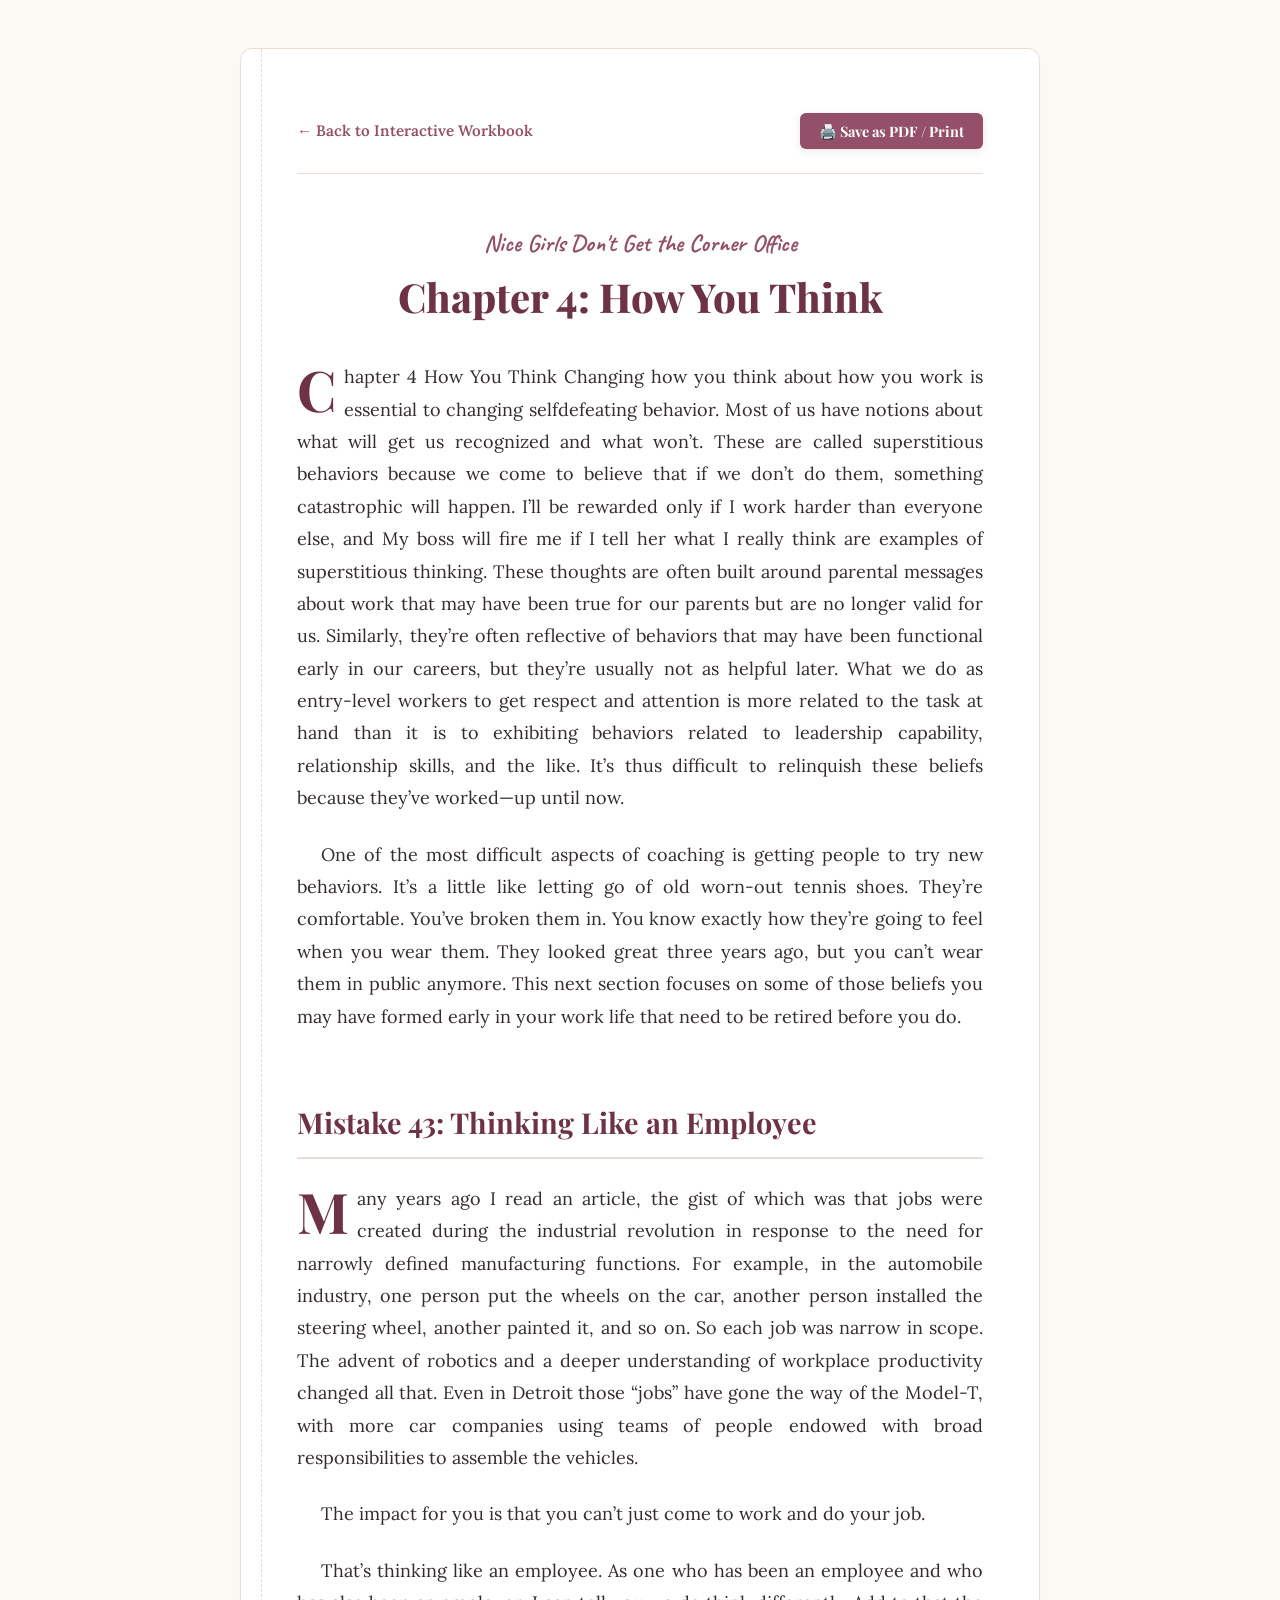
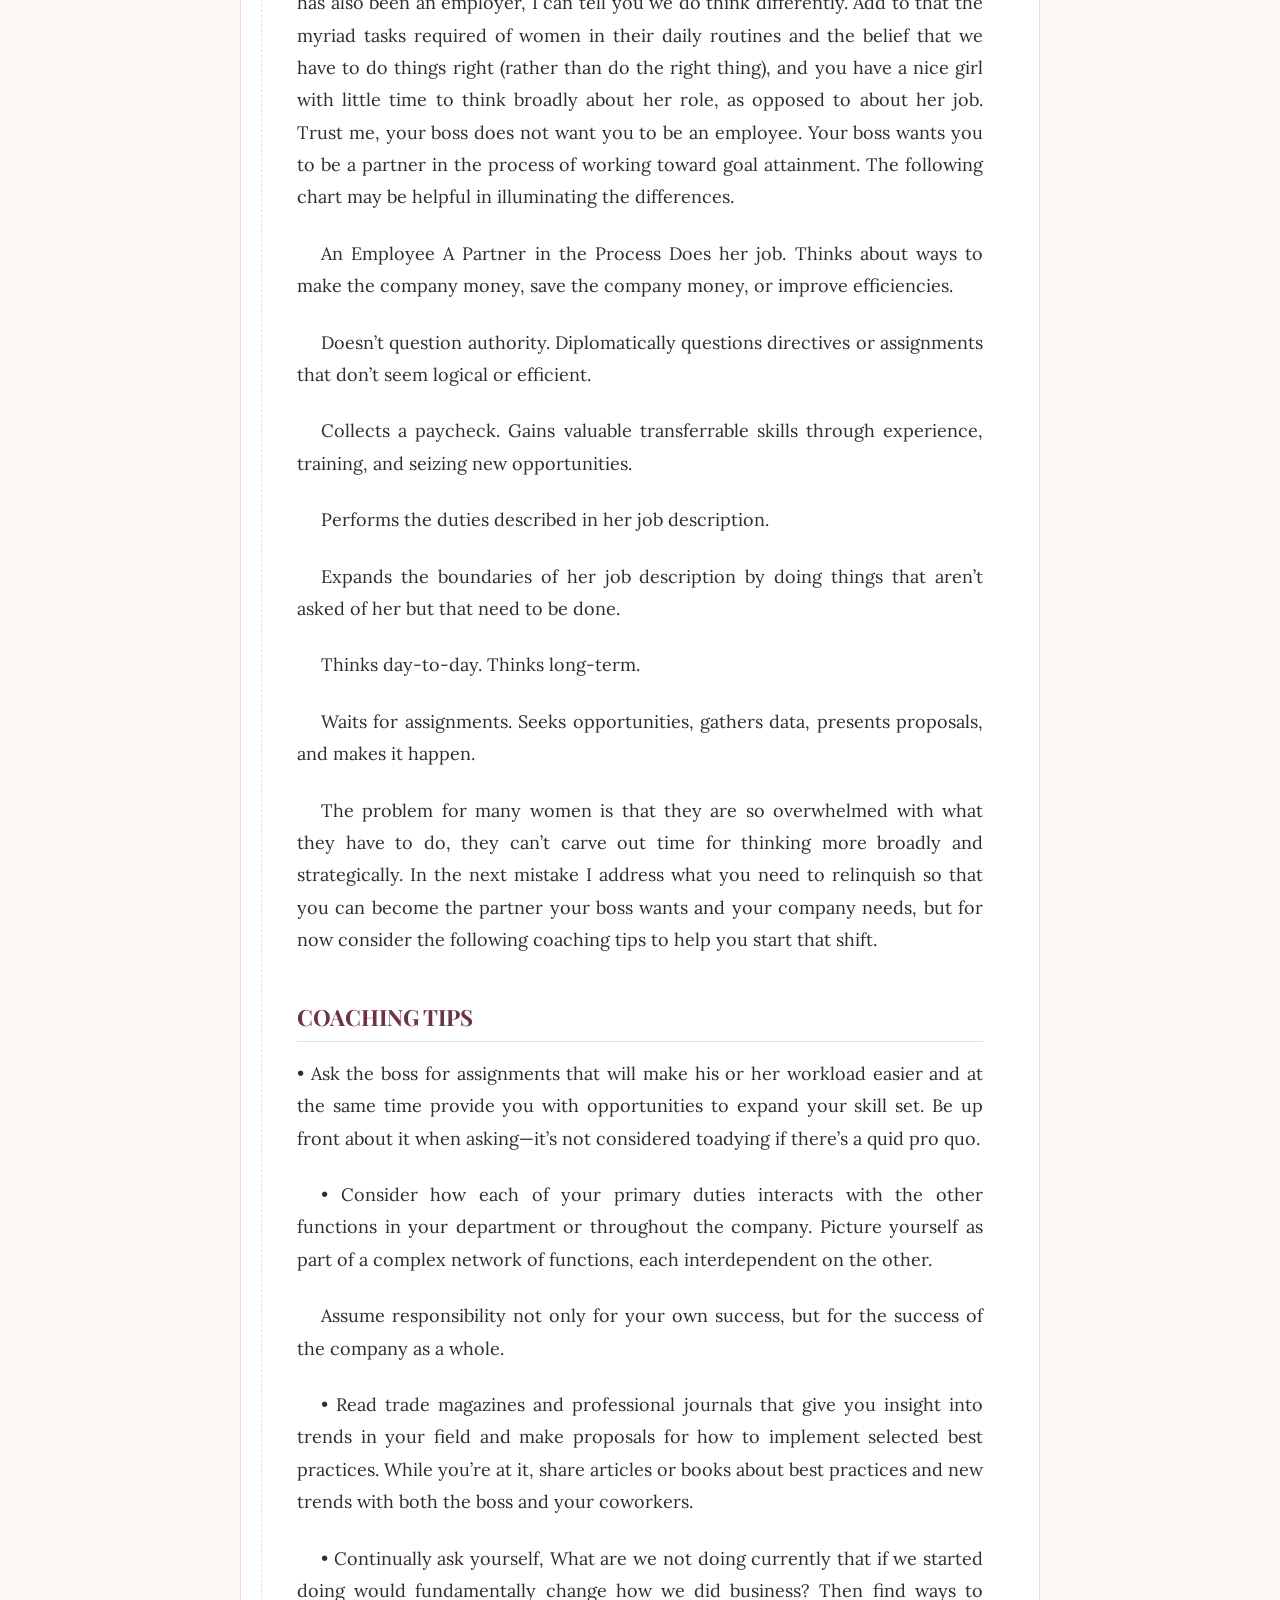
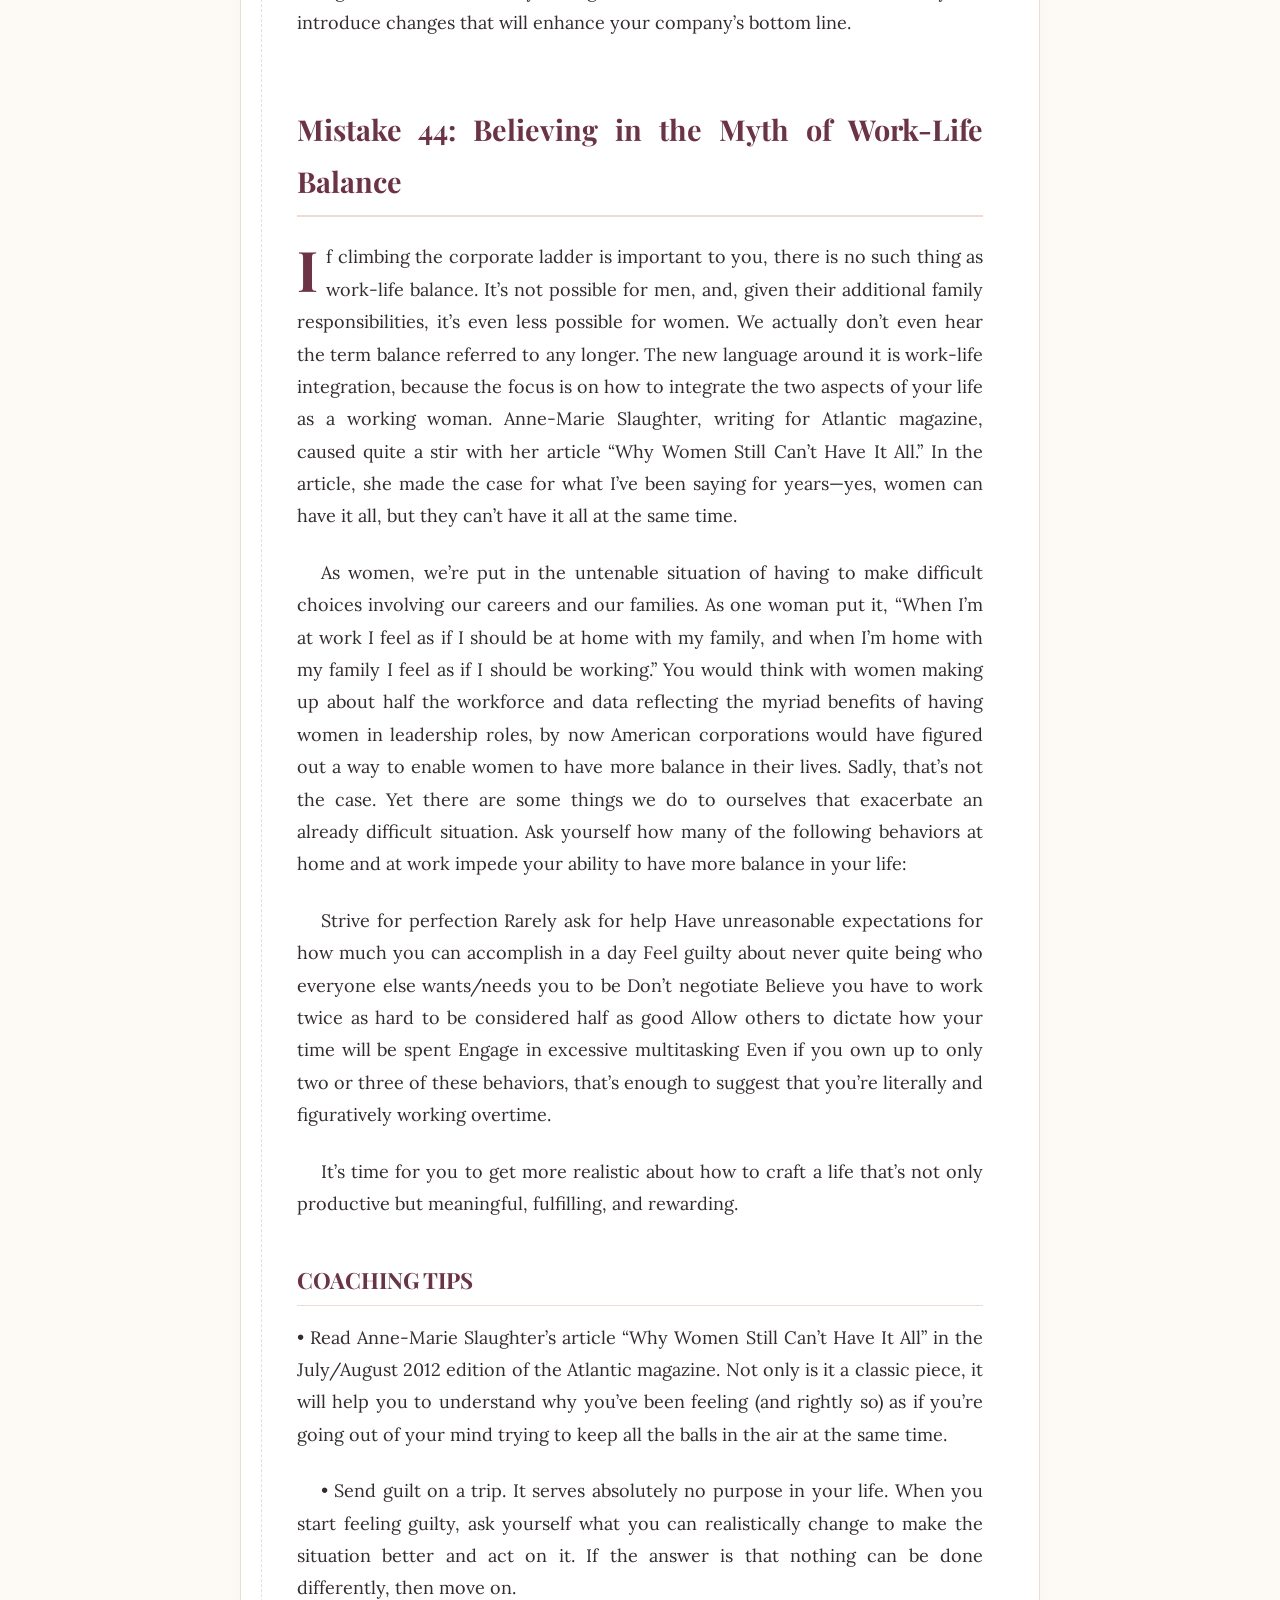
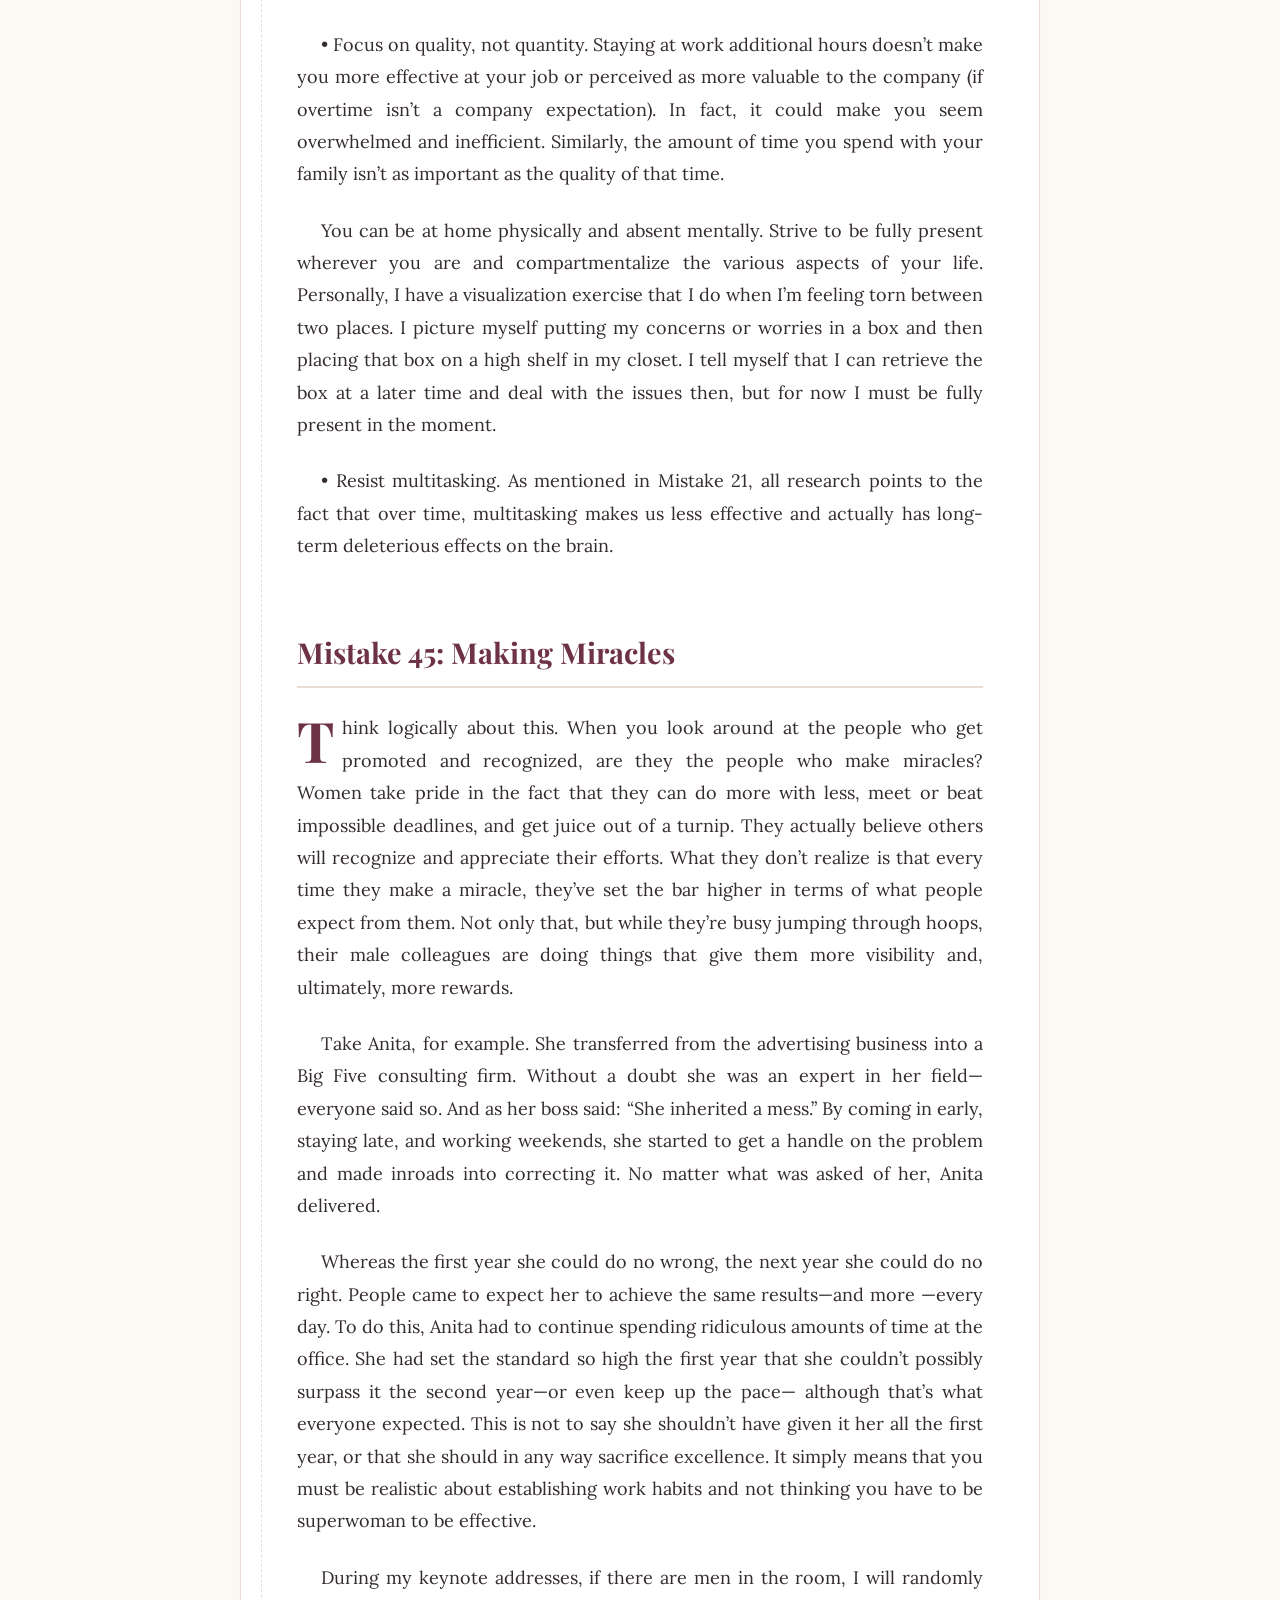
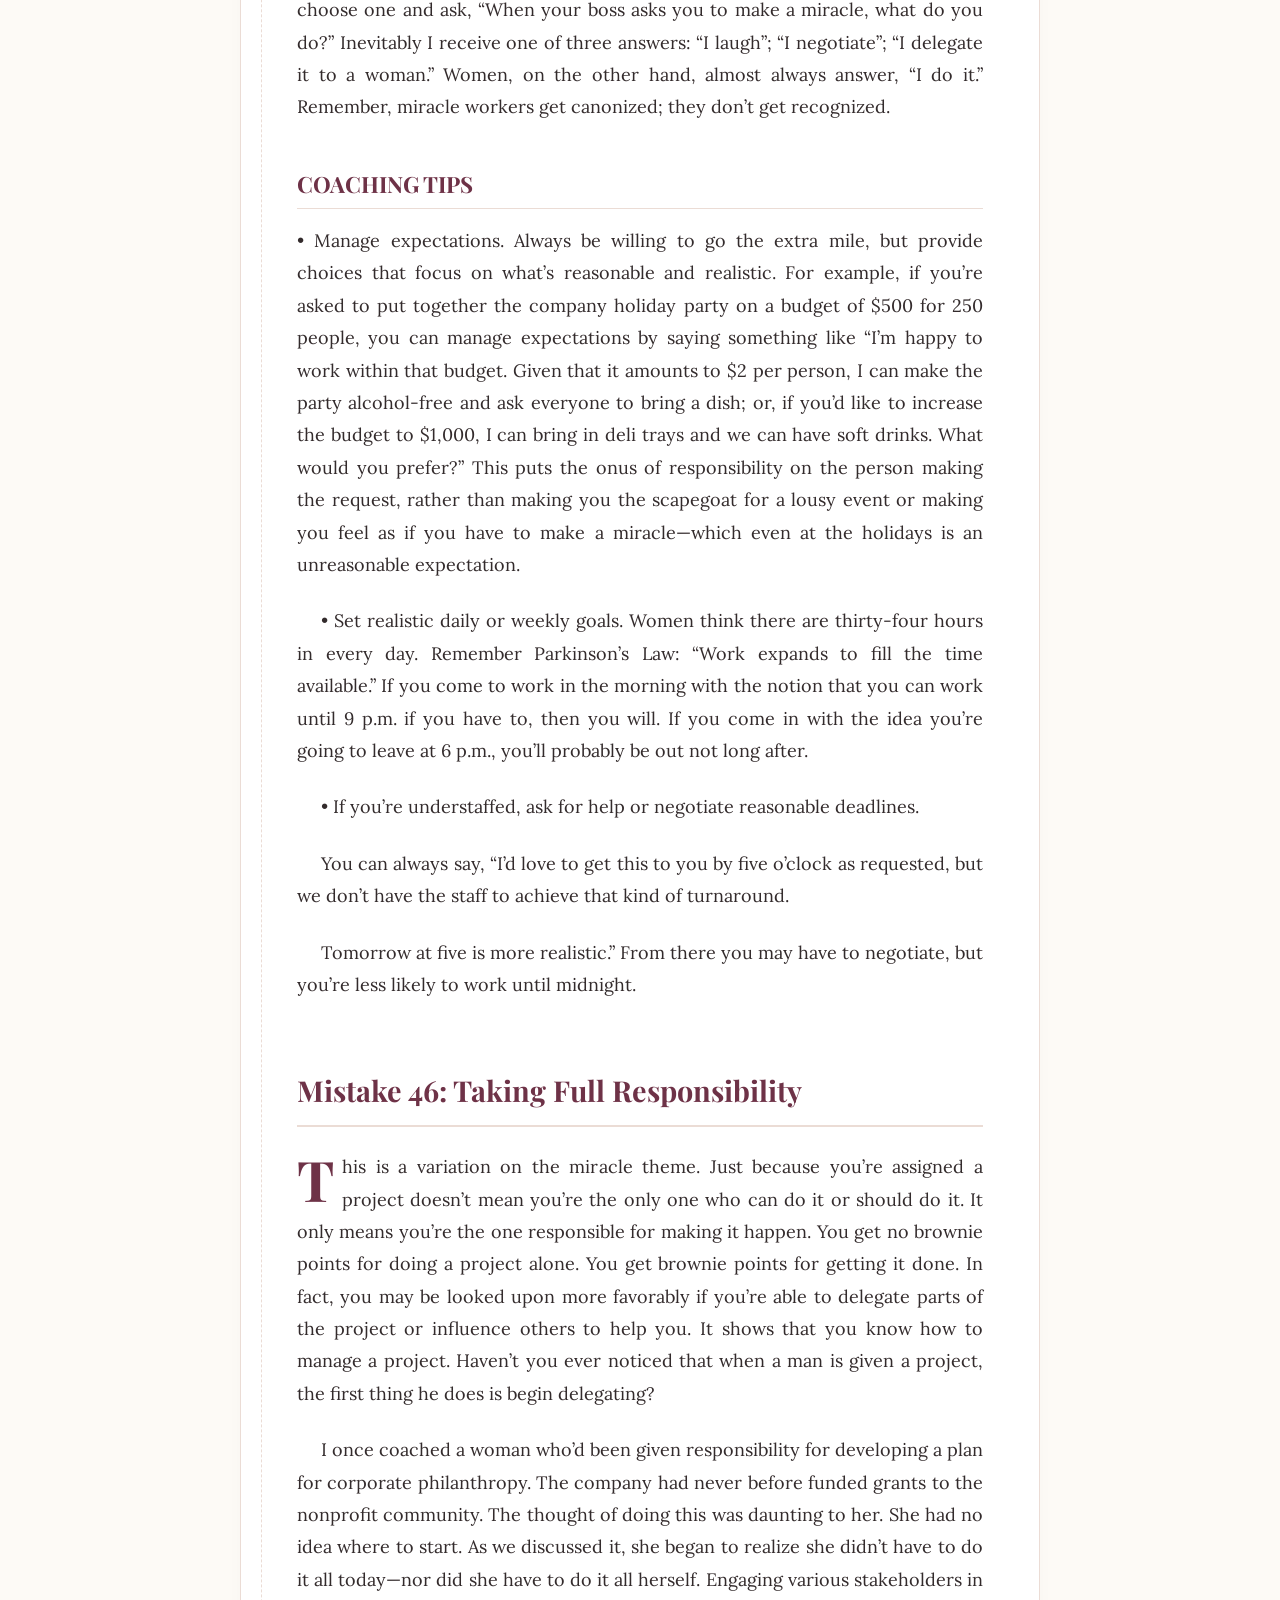
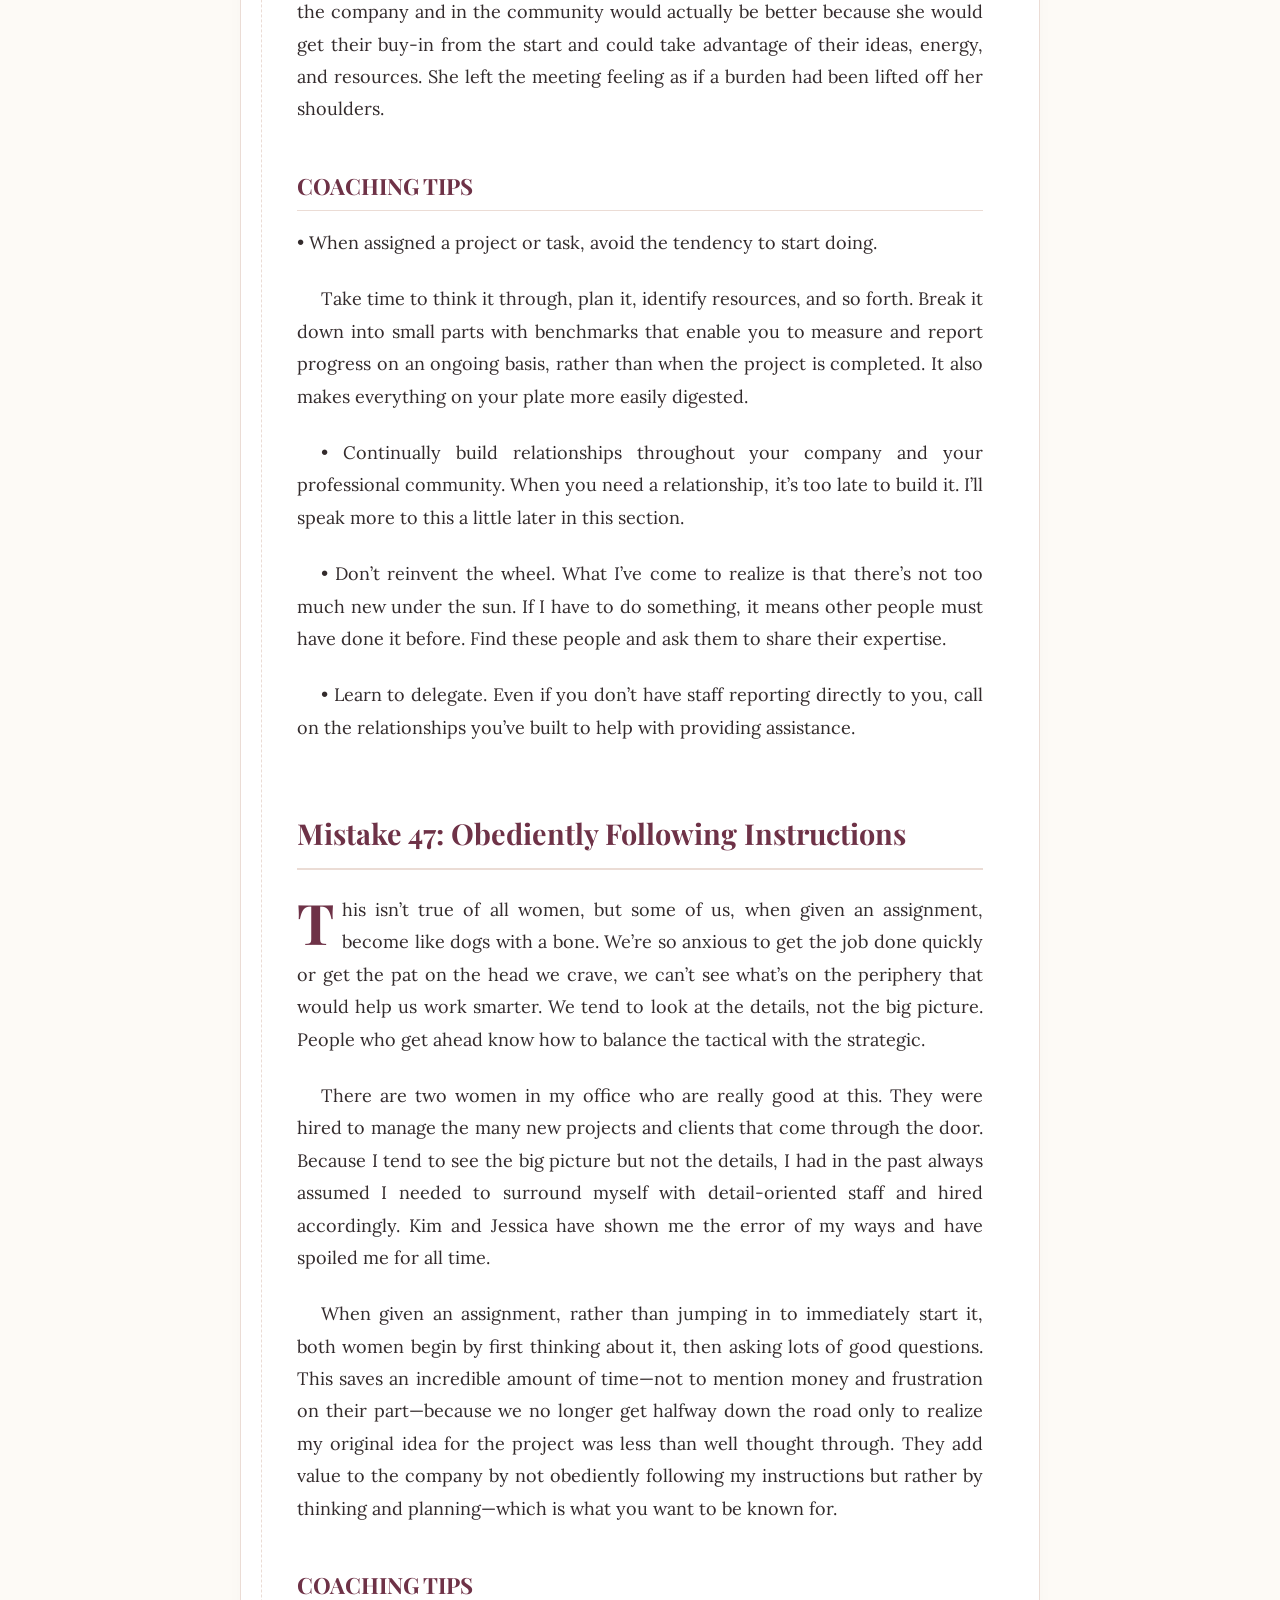
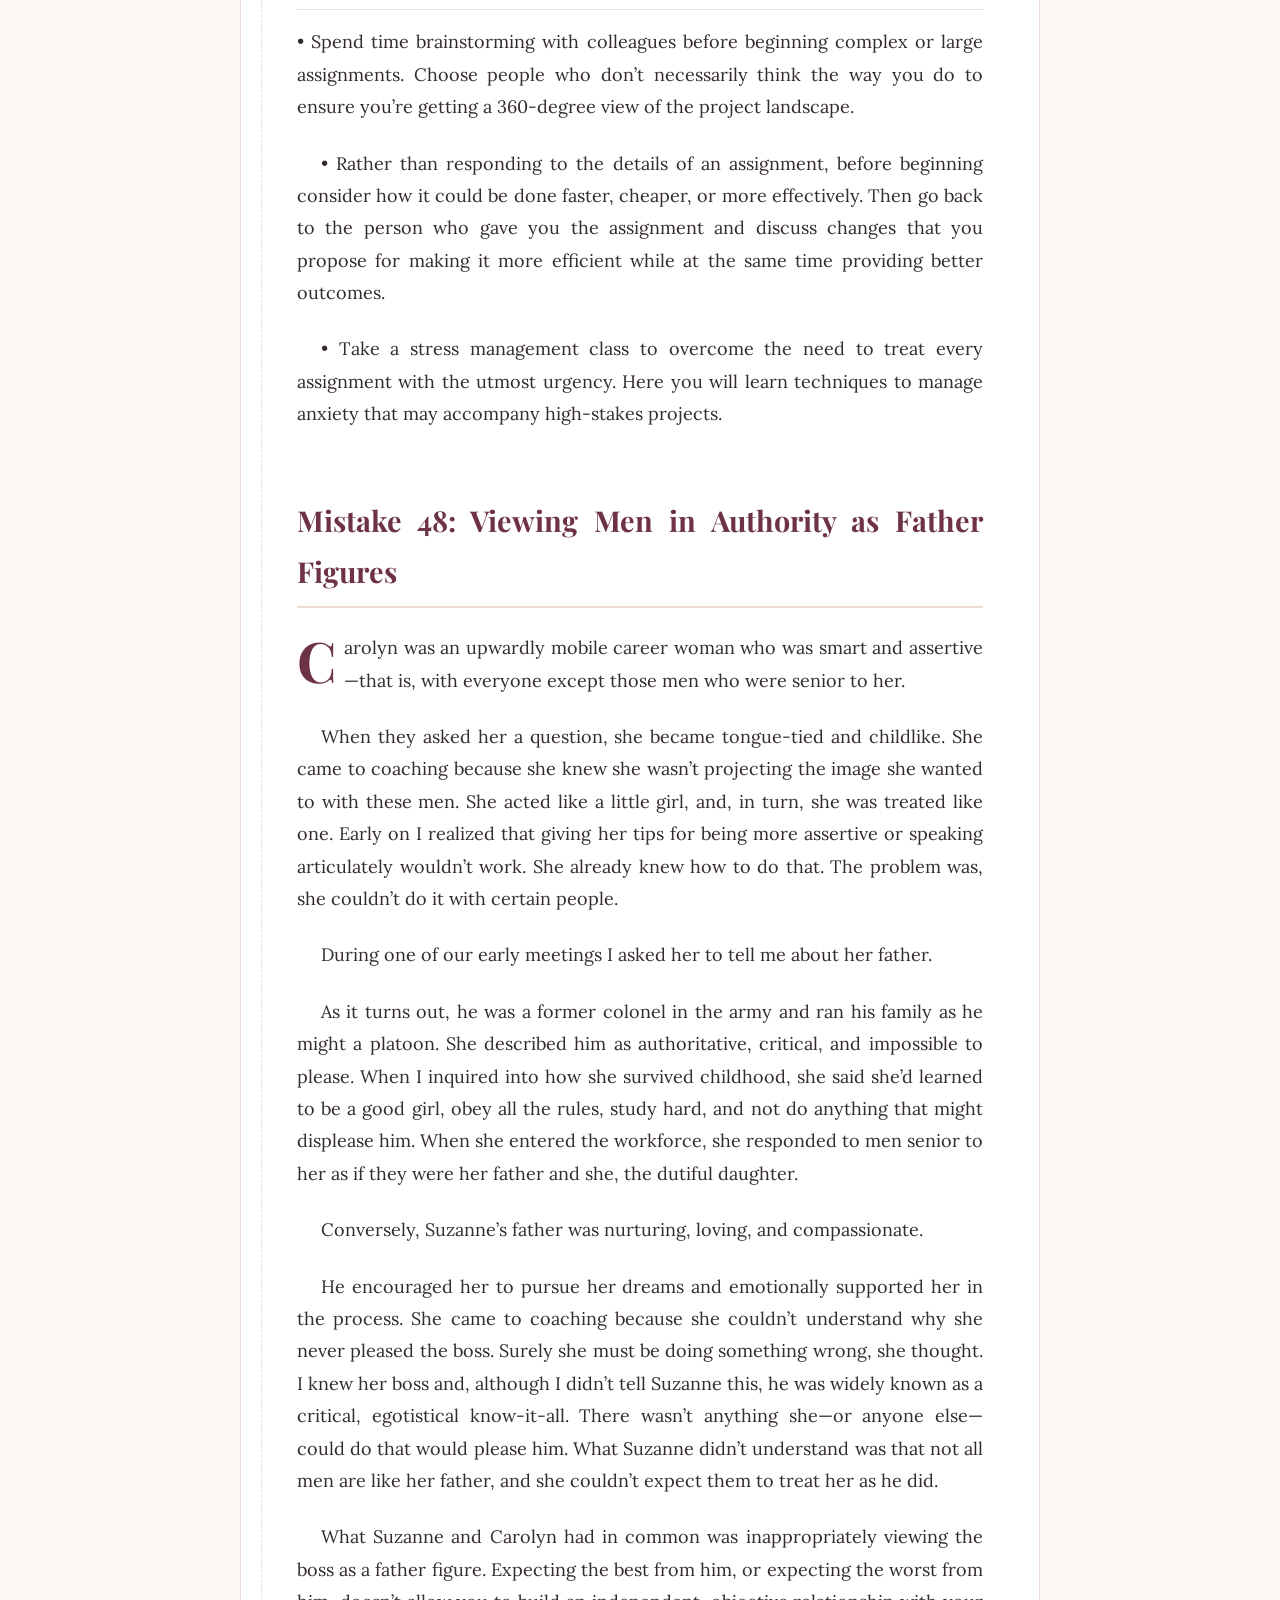
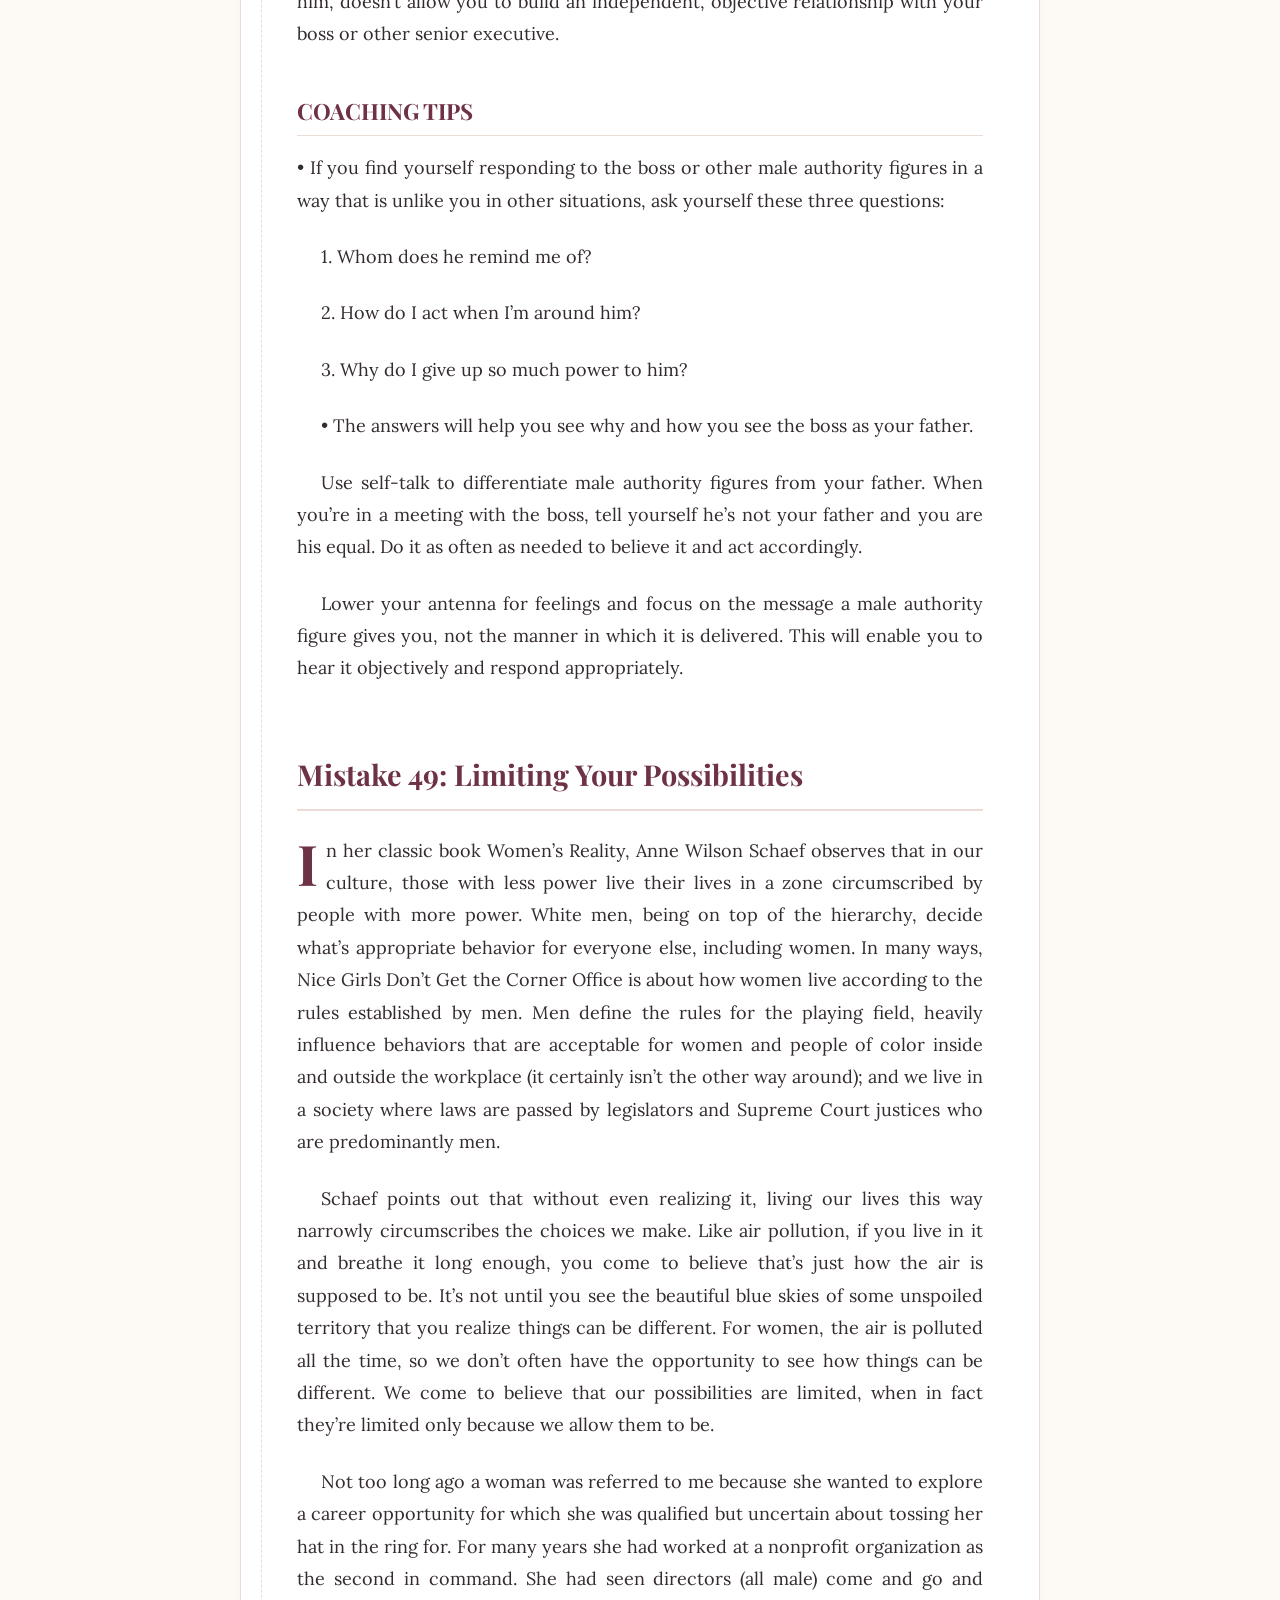
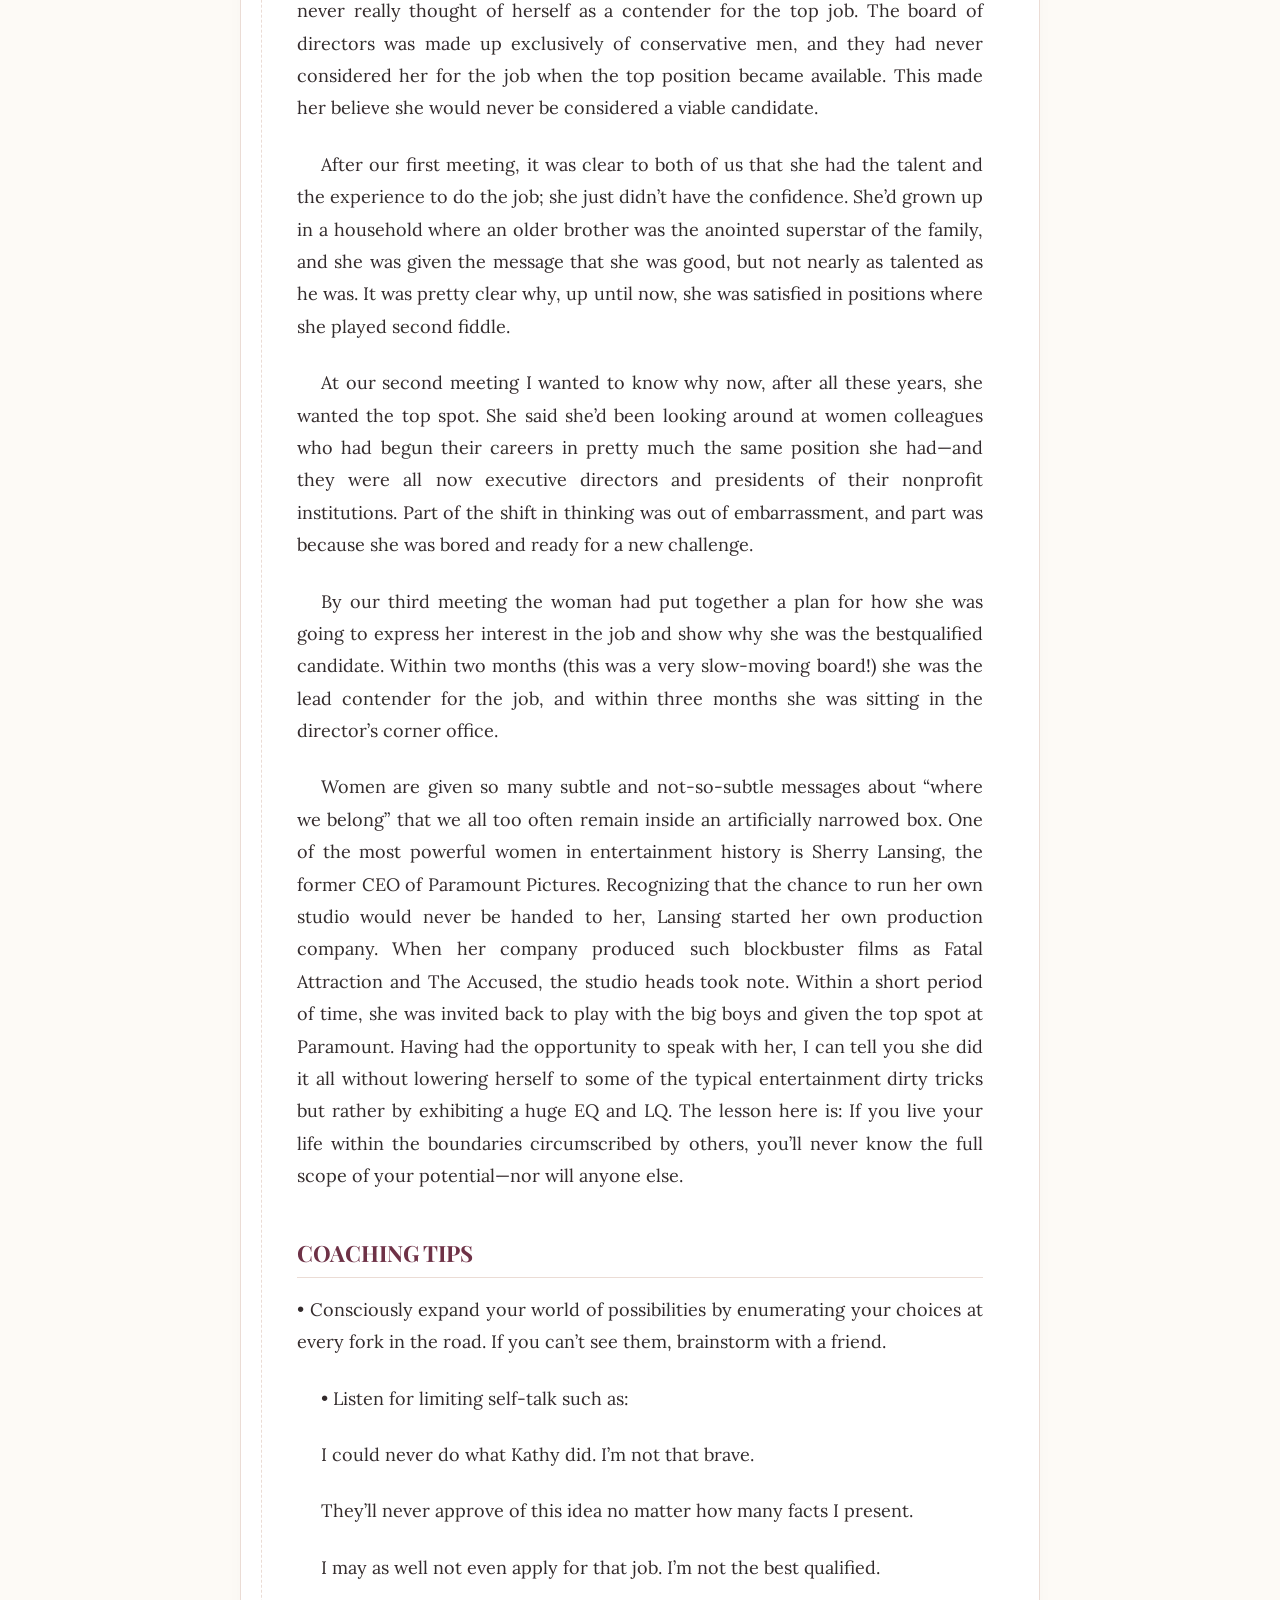
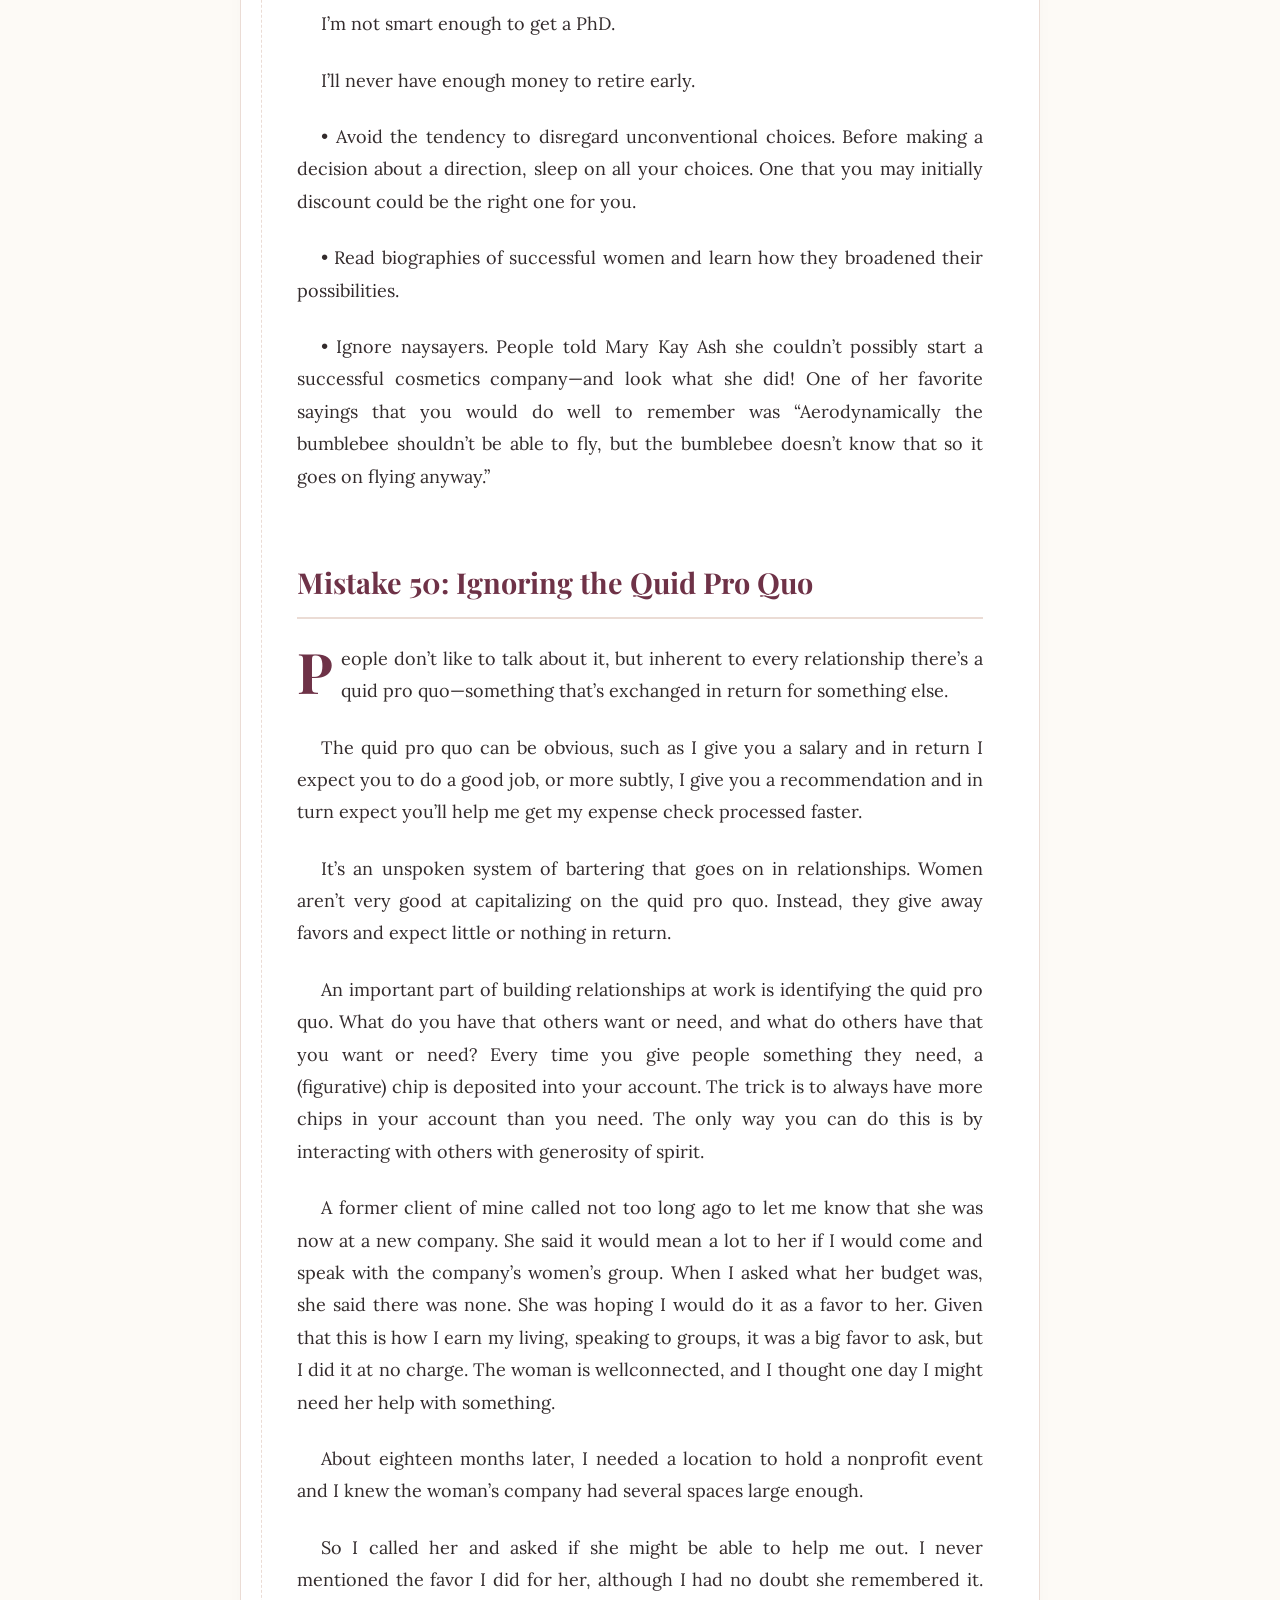
<file: chapters/chapter_4.html>
<!DOCTYPE html>
<html lang="en">
<head>
  <meta charset="UTF-8">
  <meta name="viewport" content="width=device-width, initial-scale=1.0">
  <title>Chapter 4: How You Think - Reading Version</title>
  <style>
    @import url('https://fonts.googleapis.com/css2?family=Caveat:wght@400;700&family=Lora:ital,wght@0,400;0,500;0,600;0,700;1,400;1,500&family=Playfair+Display:ital,wght@0,400;0,600;0,700;0,800;1,400;1,600&display=swap');

    :root {
      --paper-bg: #fdfaf6;
      --paper-blush: #fbf5f5;
      --paper-edge: #ebdcd5;
      --ink-dark: #2e2426;
      --ink-rose: #945069;
      --ink-berry: #6e3247;
      --pencil-grey: #6b6062;
      --serif-heading: 'Playfair Display', Georgia, serif;
      --serif-body: 'Lora', 'Merriweather', Georgia, serif;
      --handwriting: 'Caveat', cursive;
    }

    * {
      box-sizing: border-box;
      margin: 0;
      padding: 0;
    }

    body {
      background-color: var(--paper-bg);
      color: var(--ink-dark);
      font-family: var(--serif-body);
      line-height: 1.8;
      font-size: 18px;
      padding: 3rem 1.5rem;
    }

    .container {
      max-width: 800px;
      margin: 0 auto;
      background-color: white;
      border: 1px solid var(--paper-edge);
      border-radius: 12px;
      padding: 4rem 3.5rem;
      box-shadow: 0 4px 20px rgba(0,0,0,0.02);
      position: relative;
    }

    /* Binder rings line */
    .container::before {
      content: '';
      position: absolute;
      top: 0;
      left: 20px;
      bottom: 0;
      width: 2px;
      border-left: 1px dashed var(--paper-edge);
    }

    header {
      display: flex;
      justify-content: space-between;
      align-items: center;
      margin-bottom: 3rem;
      border-bottom: 1px solid var(--paper-edge);
      padding-bottom: 1.5rem;
    }

    .back-link {
      color: var(--ink-rose);
      text-decoration: none;
      font-weight: 600;
      font-size: 0.95rem;
      display: flex;
      align-items: center;
      gap: 0.5rem;
      transition: color 0.2s ease;
    }

    .back-link:hover {
      color: var(--ink-berry);
    }

    .btn-print {
      background-color: var(--ink-rose);
      color: white;
      border: none;
      border-radius: 6px;
      padding: 0.5rem 1.2rem;
      font-family: var(--serif-heading);
      font-weight: bold;
      cursor: pointer;
      font-size: 0.9rem;
      box-shadow: 0 2px 8px rgba(148,80,105,0.15);
      transition: background-color 0.2s ease;
    }

    .btn-print:hover {
      background-color: var(--ink-berry);
    }

    .book-meta {
      text-align: center;
      margin-bottom: 2.5rem;
    }

    .book-eyebrow {
      font-family: var(--handwriting);
      font-size: 1.5rem;
      color: var(--ink-rose);
      font-weight: bold;
      margin-bottom: 0.5rem;
    }

    .chapter-title {
      font-family: var(--serif-heading);
      font-size: 2.5rem;
      color: var(--ink-berry);
      line-height: 1.2;
      margin-bottom: 1rem;
      font-weight: 800;
    }

    .reading-content {
      text-align: justify;
      color: #332b2c;
    }

    p {
      margin-bottom: 1.5rem;
      text-indent: 1.5rem;
    }

    p.first-p {
      text-indent: 0;
    }
    
    p.first-p::first-letter {
      font-family: var(--serif-heading);
      font-size: 3.5rem;
      float: left;
      line-height: 0.85;
      padding-right: 8px;
      margin-top: 4px;
      color: var(--ink-berry);
      font-weight: bold;
    }

    .mistake-heading {
      font-family: var(--serif-heading);
      font-size: 1.8rem;
      color: var(--ink-berry);
      margin-top: 4rem;
      margin-bottom: 1.5rem;
      border-bottom: 2px solid var(--paper-edge);
      padding-bottom: 0.5rem;
      font-weight: 700;
      page-break-before: always; /* Force start on a new page */
    }

    @media print {
      body {
        background-color: white;
        padding: 0;
        font-size: 12pt;
      }
      .container {
        border: none;
        box-shadow: none;
        padding: 0;
        max-width: 100%;
      }
      .container::before, header {
        display: none !important;
      }
      .mistake-heading {
        page-break-before: always;
        margin-top: 2in;
      }
      p {
        orphans: 3;
        widows: 3;
      }
    }
  </style>
</head>
<body>
  <div class="container">
    <header>
      <a href="../index.html" class="back-link">← Back to Interactive Workbook</a>
      <button class="btn-print" onclick="window.print()">🖨️ Save as PDF / Print</button>
    </header>

    <div class="book-meta">
      <div class="book-eyebrow">Nice Girls Don't Get the Corner Office</div>
      <h1 class="chapter-title">Chapter 4: How You Think</h1>
    </div>

    <div class="reading-content">
      <p class="first-p">Chapter 4 How You Think Changing how you think about how you work is essential to changing selfdefeating behavior. Most of us have notions about what will get us recognized and what won’t. These are called superstitious behaviors because we come to believe that if we don’t do them, something catastrophic will happen. I’ll be rewarded only if I work harder than everyone else, and My boss will fire me if I tell her what I really think are examples of superstitious thinking. These thoughts are often built around parental messages about work that may have been true for our parents but are no longer valid for us. Similarly, they’re often reflective of behaviors that may have been functional early in our careers, but they’re usually not as helpful later. What we do as entry-level workers to get respect and attention is more related to the task at hand than it is to exhibiting behaviors related to leadership capability, relationship skills, and the like. It’s thus difficult to relinquish these beliefs because they’ve worked—up until now.</p>
<p>One of the most difficult aspects of coaching is getting people to try new behaviors. It’s a little like letting go of old worn-out tennis shoes. They’re comfortable. You’ve broken them in. You know exactly how they’re going to feel when you wear them. They looked great three years ago, but you can’t wear them in public anymore. This next section focuses on some of those beliefs you may have formed early in your work life that need to be retired before you do.</p>
<h2 class="mistake-heading">Mistake 43: Thinking Like an Employee</h2>
<p class="first-p">Many years ago I read an article, the gist of which was that jobs were created during the industrial revolution in response to the need for narrowly defined manufacturing functions. For example, in the automobile industry, one person put the wheels on the car, another person installed the steering wheel, another painted it, and so on. So each job was narrow in scope. The advent of robotics and a deeper understanding of workplace productivity changed all that. Even in Detroit those “jobs” have gone the way of the Model-T, with more car companies using teams of people endowed with broad responsibilities to assemble the vehicles.</p>
<p>The impact for you is that you can’t just come to work and do your job.</p>
<p>That’s thinking like an employee. As one who has been an employee and who has also been an employer, I can tell you we do think differently. Add to that the myriad tasks required of women in their daily routines and the belief that we have to do things right (rather than do the right thing), and you have a nice girl with little time to think broadly about her role, as opposed to about her job. Trust me, your boss does not want you to be an employee. Your boss wants you to be a partner in the process of working toward goal attainment. The following chart may be helpful in illuminating the differences.</p>
<p>An Employee A Partner in the Process Does her job. Thinks about ways to make the company money, save the company money, or improve efficiencies.</p>
<p>Doesn’t question authority. Diplomatically questions directives or assignments that don’t seem logical or efficient.</p>
<p>Collects a paycheck. Gains valuable transferrable skills through experience, training, and seizing new opportunities.</p>
<p>Performs the duties described in her job description.</p>
<p>Expands the boundaries of her job description by doing things that aren’t asked of her but that need to be done.</p>
<p>Thinks day-to-day. Thinks long-term.</p>
<p>Waits for assignments. Seeks opportunities, gathers data, presents proposals, and makes it happen.</p>
<p>The problem for many women is that they are so overwhelmed with what they have to do, they can’t carve out time for thinking more broadly and strategically. In the next mistake I address what you need to relinquish so that you can become the partner your boss wants and your company needs, but for now consider the following coaching tips to help you start that shift.</p>
<h3 style="font-family: var(--serif-heading); font-size: 1.4rem; color: var(--ink-berry); margin-top: 2.5rem; margin-bottom: 1rem; font-weight: bold; border-bottom: 1px solid var(--paper-edge); padding-bottom: 0.25rem;">COACHING TIPS</h3>
<p class="first-p">•  Ask the boss for assignments that will make his or her workload easier and at the same time provide you with opportunities to expand your skill set. Be up front about it when asking—it’s not considered toadying if there’s a quid pro quo.</p>
<p>•  Consider how each of your primary duties interacts with the other functions in your department or throughout the company. Picture yourself as part of a complex network of functions, each interdependent on the other.</p>
<p>Assume responsibility not only for your own success, but for the success of the company as a whole.</p>
<p>•  Read trade magazines and professional journals that give you insight into trends in your field and make proposals for how to implement selected best practices. While you’re at it, share articles or books about best practices and new trends with both the boss and your coworkers.</p>
<p>•  Continually ask yourself, What are we not doing currently that if we started doing would fundamentally change how we did business? Then find ways to introduce changes that will enhance your company’s bottom line.</p>
<h2 class="mistake-heading">Mistake 44: Believing in the Myth of Work-Life Balance</h2>
<p class="first-p">If climbing the corporate ladder is important to you, there is no such thing as work-life balance. It’s not possible for men, and, given their additional family responsibilities, it’s even less possible for women. We actually don’t even hear the term balance referred to any longer. The new language around it is work-life integration, because the focus is on how to integrate the two aspects of your life as a working woman. Anne-Marie Slaughter, writing for Atlantic magazine, caused quite a stir with her article “Why Women Still Can’t Have It All.” In the article, she made the case for what I’ve been saying for years—yes, women can have it all, but they can’t have it all at the same time.</p>
<p>As women, we’re put in the untenable situation of having to make difficult choices involving our careers and our families. As one woman put it, “When I’m at work I feel as if I should be at home with my family, and when I’m home with my family I feel as if I should be working.” You would think with women making up about half the workforce and data reflecting the myriad benefits of having women in leadership roles, by now American corporations would have figured out a way to enable women to have more balance in their lives. Sadly, that’s not the case. Yet there are some things we do to ourselves that exacerbate an already difficult situation. Ask yourself how many of the following behaviors at home and at work impede your ability to have more balance in your life:</p>
<p>Strive for perfection Rarely ask for help Have unreasonable expectations for how much you can accomplish in a day Feel guilty about never quite being who everyone else wants/needs you to be Don’t negotiate Believe you have to work twice as hard to be considered half as good Allow others to dictate how your time will be spent Engage in excessive multitasking Even if you own up to only two or three of these behaviors, that’s enough to suggest that you’re literally and figuratively working overtime.</p>
<p>It’s time for you to get more realistic about how to craft a life that’s not only productive but meaningful, fulfilling, and rewarding.</p>
<h3 style="font-family: var(--serif-heading); font-size: 1.4rem; color: var(--ink-berry); margin-top: 2.5rem; margin-bottom: 1rem; font-weight: bold; border-bottom: 1px solid var(--paper-edge); padding-bottom: 0.25rem;">COACHING TIPS</h3>
<p class="first-p">•  Read Anne-Marie Slaughter’s article “Why Women Still Can’t Have It All” in the July/August 2012 edition of the Atlantic magazine. Not only is it a classic piece, it will help you to understand why you’ve been feeling (and rightly so) as if you’re going out of your mind trying to keep all the balls in the air at the same time.</p>
<p>•  Send guilt on a trip. It serves absolutely no purpose in your life. When you start feeling guilty, ask yourself what you can realistically change to make the situation better and act on it. If the answer is that nothing can be done differently, then move on.</p>
<p>•  Focus on quality, not quantity. Staying at work additional hours doesn’t make you more effective at your job or perceived as more valuable to the company (if overtime isn’t a company expectation). In fact, it could make you seem overwhelmed and inefficient. Similarly, the amount of time you spend with your family isn’t as important as the quality of that time.</p>
<p>You can be at home physically and absent mentally. Strive to be fully present wherever you are and compartmentalize the various aspects of your life. Personally, I have a visualization exercise that I do when I’m feeling torn between two places. I picture myself putting my concerns or worries in a box and then placing that box on a high shelf in my closet. I tell myself that I can retrieve the box at a later time and deal with the issues then, but for now I must be fully present in the moment.</p>
<p>•  Resist multitasking. As mentioned in Mistake 21, all research points to the fact that over time, multitasking makes us less effective and actually has long-term deleterious effects on the brain.</p>
<h2 class="mistake-heading">Mistake 45: Making Miracles</h2>
<p class="first-p">Think logically about this. When you look around at the people who get promoted and recognized, are they the people who make miracles? Women take pride in the fact that they can do more with less, meet or beat impossible deadlines, and get juice out of a turnip. They actually believe others will recognize and appreciate their efforts. What they don’t realize is that every time they make a miracle, they’ve set the bar higher in terms of what people expect from them. Not only that, but while they’re busy jumping through hoops, their male colleagues are doing things that give them more visibility and, ultimately, more rewards.</p>
<p>Take Anita, for example. She transferred from the advertising business into a Big Five consulting firm. Without a doubt she was an expert in her field—everyone said so. And as her boss said: “She inherited a mess.” By coming in early, staying late, and working weekends, she started to get a handle on the problem and made inroads into correcting it. No matter what was asked of her, Anita delivered.</p>
<p>Whereas the first year she could do no wrong, the next year she could do no right. People came to expect her to achieve the same results—and more —every day. To do this, Anita had to continue spending ridiculous amounts of time at the office. She had set the standard so high the first year that she couldn’t possibly surpass it the second year—or even keep up the pace— although that’s what everyone expected. This is not to say she shouldn’t have given it her all the first year, or that she should in any way sacrifice excellence. It simply means that you must be realistic about establishing work habits and not thinking you have to be superwoman to be effective.</p>
<p>During my keynote addresses, if there are men in the room, I will randomly choose one and ask, “When your boss asks you to make a miracle, what do you do?” Inevitably I receive one of three answers: “I laugh”; “I negotiate”; “I delegate it to a woman.” Women, on the other hand, almost always answer, “I do it.” Remember, miracle workers get canonized; they don’t get recognized.</p>
<h3 style="font-family: var(--serif-heading); font-size: 1.4rem; color: var(--ink-berry); margin-top: 2.5rem; margin-bottom: 1rem; font-weight: bold; border-bottom: 1px solid var(--paper-edge); padding-bottom: 0.25rem;">COACHING TIPS</h3>
<p class="first-p">•  Manage expectations. Always be willing to go the extra mile, but provide choices that focus on what’s reasonable and realistic. For example, if you’re asked to put together the company holiday party on a budget of $500 for 250 people, you can manage expectations by saying something like “I’m happy to work within that budget. Given that it amounts to $2 per person, I can make the party alcohol-free and ask everyone to bring a dish; or, if you’d like to increase the budget to $1,000, I can bring in deli trays and we can have soft drinks. What would you prefer?” This puts the onus of responsibility on the person making the request, rather than making you the scapegoat for a lousy event or making you feel as if you have to make a miracle—which even at the holidays is an unreasonable expectation.</p>
<p>•  Set realistic daily or weekly goals. Women think there are thirty-four hours in every day. Remember Parkinson’s Law: “Work expands to fill the time available.” If you come to work in the morning with the notion that you can work until 9 p.m. if you have to, then you will. If you come in with the idea you’re going to leave at 6 p.m., you’ll probably be out not long after.</p>
<p>•  If you’re understaffed, ask for help or negotiate reasonable deadlines.</p>
<p>You can always say, “I’d love to get this to you by five o’clock as requested, but we don’t have the staff to achieve that kind of turnaround.</p>
<p>Tomorrow at five is more realistic.” From there you may have to negotiate, but you’re less likely to work until midnight.</p>
<h2 class="mistake-heading">Mistake 46: Taking Full Responsibility</h2>
<p class="first-p">This is a variation on the miracle theme. Just because you’re assigned a project doesn’t mean you’re the only one who can do it or should do it. It only means you’re the one responsible for making it happen. You get no brownie points for doing a project alone. You get brownie points for getting it done. In fact, you may be looked upon more favorably if you’re able to delegate parts of the project or influence others to help you. It shows that you know how to manage a project. Haven’t you ever noticed that when a man is given a project, the first thing he does is begin delegating?</p>
<p>I once coached a woman who’d been given responsibility for developing a plan for corporate philanthropy. The company had never before funded grants to the nonprofit community. The thought of doing this was daunting to her. She had no idea where to start. As we discussed it, she began to realize she didn’t have to do it all today—nor did she have to do it all herself. Engaging various stakeholders in the company and in the community would actually be better because she would get their buy-in from the start and could take advantage of their ideas, energy, and resources. She left the meeting feeling as if a burden had been lifted off her shoulders.</p>
<h3 style="font-family: var(--serif-heading); font-size: 1.4rem; color: var(--ink-berry); margin-top: 2.5rem; margin-bottom: 1rem; font-weight: bold; border-bottom: 1px solid var(--paper-edge); padding-bottom: 0.25rem;">COACHING TIPS</h3>
<p class="first-p">•  When assigned a project or task, avoid the tendency to start doing.</p>
<p>Take time to think it through, plan it, identify resources, and so forth. Break it down into small parts with benchmarks that enable you to measure and report progress on an ongoing basis, rather than when the project is completed. It also makes everything on your plate more easily digested.</p>
<p>•  Continually build relationships throughout your company and your professional community. When you need a relationship, it’s too late to build it. I’ll speak more to this a little later in this section.</p>
<p>•  Don’t reinvent the wheel. What I’ve come to realize is that there’s not too much new under the sun. If I have to do something, it means other people must have done it before. Find these people and ask them to share their expertise.</p>
<p>•  Learn to delegate. Even if you don’t have staff reporting directly to you, call on the relationships you’ve built to help with providing assistance.</p>
<h2 class="mistake-heading">Mistake 47: Obediently Following Instructions</h2>
<p class="first-p">This isn’t true of all women, but some of us, when given an assignment, become like dogs with a bone. We’re so anxious to get the job done quickly or get the pat on the head we crave, we can’t see what’s on the periphery that would help us work smarter. We tend to look at the details, not the big picture. People who get ahead know how to balance the tactical with the strategic.</p>
<p>There are two women in my office who are really good at this. They were hired to manage the many new projects and clients that come through the door. Because I tend to see the big picture but not the details, I had in the past always assumed I needed to surround myself with detail-oriented staff and hired accordingly. Kim and Jessica have shown me the error of my ways and have spoiled me for all time.</p>
<p>When given an assignment, rather than jumping in to immediately start it, both women begin by first thinking about it, then asking lots of good questions. This saves an incredible amount of time—not to mention money and frustration on their part—because we no longer get halfway down the road only to realize my original idea for the project was less than well thought through. They add value to the company by not obediently following my instructions but rather by thinking and planning—which is what you want to be known for.</p>
<h3 style="font-family: var(--serif-heading); font-size: 1.4rem; color: var(--ink-berry); margin-top: 2.5rem; margin-bottom: 1rem; font-weight: bold; border-bottom: 1px solid var(--paper-edge); padding-bottom: 0.25rem;">COACHING TIPS</h3>
<p class="first-p">•  Spend time brainstorming with colleagues before beginning complex or large assignments. Choose people who don’t necessarily think the way you do to ensure you’re getting a 360-degree view of the project landscape.</p>
<p>•  Rather than responding to the details of an assignment, before beginning consider how it could be done faster, cheaper, or more effectively. Then go back to the person who gave you the assignment and discuss changes that you propose for making it more efficient while at the same time providing better outcomes.</p>
<p>•  Take a stress management class to overcome the need to treat every assignment with the utmost urgency. Here you will learn techniques to manage anxiety that may accompany high-stakes projects.</p>
<h2 class="mistake-heading">Mistake 48: Viewing Men in Authority as Father Figures</h2>
<p class="first-p">Carolyn was an upwardly mobile career woman who was smart and assertive—that is, with everyone except those men who were senior to her.</p>
<p>When they asked her a question, she became tongue-tied and childlike. She came to coaching because she knew she wasn’t projecting the image she wanted to with these men. She acted like a little girl, and, in turn, she was treated like one. Early on I realized that giving her tips for being more assertive or speaking articulately wouldn’t work. She already knew how to do that. The problem was, she couldn’t do it with certain people.</p>
<p>During one of our early meetings I asked her to tell me about her father.</p>
<p>As it turns out, he was a former colonel in the army and ran his family as he might a platoon. She described him as authoritative, critical, and impossible to please. When I inquired into how she survived childhood, she said she’d learned to be a good girl, obey all the rules, study hard, and not do anything that might displease him. When she entered the workforce, she responded to men senior to her as if they were her father and she, the dutiful daughter.</p>
<p>Conversely, Suzanne’s father was nurturing, loving, and compassionate.</p>
<p>He encouraged her to pursue her dreams and emotionally supported her in the process. She came to coaching because she couldn’t understand why she never pleased the boss. Surely she must be doing something wrong, she thought. I knew her boss and, although I didn’t tell Suzanne this, he was widely known as a critical, egotistical know-it-all. There wasn’t anything she—or anyone else—could do that would please him. What Suzanne didn’t understand was that not all men are like her father, and she couldn’t expect them to treat her as he did.</p>
<p>What Suzanne and Carolyn had in common was inappropriately viewing the boss as a father figure. Expecting the best from him, or expecting the worst from him, doesn’t allow you to build an independent, objective relationship with your boss or other senior executive.</p>
<h3 style="font-family: var(--serif-heading); font-size: 1.4rem; color: var(--ink-berry); margin-top: 2.5rem; margin-bottom: 1rem; font-weight: bold; border-bottom: 1px solid var(--paper-edge); padding-bottom: 0.25rem;">COACHING TIPS</h3>
<p class="first-p">•  If you find yourself responding to the boss or other male authority figures in a way that is unlike you in other situations, ask yourself these three questions:</p>
<p>1. Whom does he remind me of?</p>
<p>2. How do I act when I’m around him?</p>
<p>3. Why do I give up so much power to him?</p>
<p>•  The answers will help you see why and how you see the boss as your father.</p>
<p>Use self-talk to differentiate male authority figures from your father. When you’re in a meeting with the boss, tell yourself he’s not your father and you are his equal. Do it as often as needed to believe it and act accordingly.</p>
<p>Lower your antenna for feelings and focus on the message a male authority figure gives you, not the manner in which it is delivered. This will enable you to hear it objectively and respond appropriately.</p>
<h2 class="mistake-heading">Mistake 49: Limiting Your Possibilities</h2>
<p class="first-p">In her classic book Women’s Reality, Anne Wilson Schaef observes that in our culture, those with less power live their lives in a zone circumscribed by people with more power. White men, being on top of the hierarchy, decide what’s appropriate behavior for everyone else, including women. In many ways, Nice Girls Don’t Get the Corner Office is about how women live according to the rules established by men. Men define the rules for the playing field, heavily influence behaviors that are acceptable for women and people of color inside and outside the workplace (it certainly isn’t the other way around); and we live in a society where laws are passed by legislators and Supreme Court justices who are predominantly men.</p>
<p>Schaef points out that without even realizing it, living our lives this way narrowly circumscribes the choices we make. Like air pollution, if you live in it and breathe it long enough, you come to believe that’s just how the air is supposed to be. It’s not until you see the beautiful blue skies of some unspoiled territory that you realize things can be different. For women, the air is polluted all the time, so we don’t often have the opportunity to see how things can be different. We come to believe that our possibilities are limited, when in fact they’re limited only because we allow them to be.</p>
<p>Not too long ago a woman was referred to me because she wanted to explore a career opportunity for which she was qualified but uncertain about tossing her hat in the ring for. For many years she had worked at a nonprofit organization as the second in command. She had seen directors (all male) come and go and never really thought of herself as a contender for the top job. The board of directors was made up exclusively of conservative men, and they had never considered her for the job when the top position became available. This made her believe she would never be considered a viable candidate.</p>
<p>After our first meeting, it was clear to both of us that she had the talent and the experience to do the job; she just didn’t have the confidence. She’d grown up in a household where an older brother was the anointed superstar of the family, and she was given the message that she was good, but not nearly as talented as he was. It was pretty clear why, up until now, she was satisfied in positions where she played second fiddle.</p>
<p>At our second meeting I wanted to know why now, after all these years, she wanted the top spot. She said she’d been looking around at women colleagues who had begun their careers in pretty much the same position she had—and they were all now executive directors and presidents of their nonprofit institutions. Part of the shift in thinking was out of embarrassment, and part was because she was bored and ready for a new challenge.</p>
<p>By our third meeting the woman had put together a plan for how she was going to express her interest in the job and show why she was the bestqualified candidate. Within two months (this was a very slow-moving board!) she was the lead contender for the job, and within three months she was sitting in the director’s corner office.</p>
<p>Women are given so many subtle and not-so-subtle messages about “where we belong” that we all too often remain inside an artificially narrowed box. One of the most powerful women in entertainment history is Sherry Lansing, the former CEO of Paramount Pictures. Recognizing that the chance to run her own studio would never be handed to her, Lansing started her own production company. When her company produced such blockbuster films as Fatal Attraction and The Accused, the studio heads took note. Within a short period of time, she was invited back to play with the big boys and given the top spot at Paramount. Having had the opportunity to speak with her, I can tell you she did it all without lowering herself to some of the typical entertainment dirty tricks but rather by exhibiting a huge EQ and LQ. The lesson here is: If you live your life within the boundaries circumscribed by others, you’ll never know the full scope of your potential—nor will anyone else.</p>
<h3 style="font-family: var(--serif-heading); font-size: 1.4rem; color: var(--ink-berry); margin-top: 2.5rem; margin-bottom: 1rem; font-weight: bold; border-bottom: 1px solid var(--paper-edge); padding-bottom: 0.25rem;">COACHING TIPS</h3>
<p class="first-p">•  Consciously expand your world of possibilities by enumerating your choices at every fork in the road. If you can’t see them, brainstorm with a friend.</p>
<p>•  Listen for limiting self-talk such as:</p>
<p>I could never do what Kathy did. I’m not that brave.</p>
<p>They’ll never approve of this idea no matter how many facts I present.</p>
<p>I may as well not even apply for that job. I’m not the best qualified.</p>
<p>I’m not smart enough to get a PhD.</p>
<p>I’ll never have enough money to retire early.</p>
<p>•  Avoid the tendency to disregard unconventional choices. Before making a decision about a direction, sleep on all your choices. One that you may initially discount could be the right one for you.</p>
<p>•  Read biographies of successful women and learn how they broadened their possibilities.</p>
<p>•  Ignore naysayers. People told Mary Kay Ash she couldn’t possibly start a successful cosmetics company—and look what she did! One of her favorite sayings that you would do well to remember was “Aerodynamically the bumblebee shouldn’t be able to fly, but the bumblebee doesn’t know that so it goes on flying anyway.”</p>
<h2 class="mistake-heading">Mistake 50: Ignoring the Quid Pro Quo</h2>
<p class="first-p">People don’t like to talk about it, but inherent to every relationship there’s a quid pro quo—something that’s exchanged in return for something else.</p>
<p>The quid pro quo can be obvious, such as I give you a salary and in return I expect you to do a good job, or more subtly, I give you a recommendation and in turn expect you’ll help me get my expense check processed faster.</p>
<p>It’s an unspoken system of bartering that goes on in relationships. Women aren’t very good at capitalizing on the quid pro quo. Instead, they give away favors and expect little or nothing in return.</p>
<p>An important part of building relationships at work is identifying the quid pro quo. What do you have that others want or need, and what do others have that you want or need? Every time you give people something they need, a (figurative) chip is deposited into your account. The trick is to always have more chips in your account than you need. The only way you can do this is by interacting with others with generosity of spirit.</p>
<p>A former client of mine called not too long ago to let me know that she was now at a new company. She said it would mean a lot to her if I would come and speak with the company’s women’s group. When I asked what her budget was, she said there was none. She was hoping I would do it as a favor to her. Given that this is how I earn my living, speaking to groups, it was a big favor to ask, but I did it at no charge. The woman is wellconnected, and I thought one day I might need her help with something.</p>
<p>About eighteen months later, I needed a location to hold a nonprofit event and I knew the woman’s company had several spaces large enough.</p>
<p>So I called her and asked if she might be able to help me out. I never mentioned the favor I did for her, although I had no doubt she remembered it. After some hemming and hawing, she said she didn’t think she could arrange it and I politely told her not to worry about it. When I finally found a location for the event, I sent her an invitation, fully expecting she would reciprocate the favor I did for her by buying a ticket for the fund-raiser (even if she couldn’t attend). But this didn’t happen either. So two years later, when she made a career move to another company and once again called on me to do her a favor, I chose not to. The quid pro quo had been broken. With a limited amount of time, I choose to spend mine helping either people who can’t help themselves or those who support me and my goals.</p>
<p>It really isn’t as manipulative or mercenary as it sounds. We do it all day long without realizing it. Say, for example, that I finish up a report for you because you have to leave early for a doctor’s appointment. I collect a chip.</p>
<p>Several weeks later I need some information that I know you’ve collected through your research. I cash that chip in when you give me the information. Sometimes the quid pro quo is verbalized (“Remember when I loaned you my laptop last month? Well, I’ve got a favor to ask…”), but more often it’s not.</p>
<h3 style="font-family: var(--serif-heading); font-size: 1.4rem; color: var(--ink-berry); margin-top: 2.5rem; margin-bottom: 1rem; font-weight: bold; border-bottom: 1px solid var(--paper-edge); padding-bottom: 0.25rem;">COACHING TIPS</h3>
<p class="first-p">•  When you go out of your way for people, be sure to let them know. A subtle way to do this is by saying something like “Can I finish this report before I leave? Well, I was planning on meeting a friend after work, but why don’t I call him and let him know I’ll be late.” You’ve just collected a chip.</p>
<p>•  Don’t make things look so easy. Try saying something similar to “I’m happy to report that I convinced the IT department to repair your laptop ahead of several other requests. I knew you would need it before you left on your trip.” There’s another chip in your account.</p>
<p>•  Don’t underestimate the barter value of things such as verbally supporting someone in a meeting, public praise, a listening ear, or grapevine information. They’re all valuable workplace commodities.</p>
<p>•  Cash in your chips sparingly, but don’t be afraid to use them. If you’re applying for a job and someone you’ve collected many chips from has information about the hiring source, ask for it. When you need someone to help out in a pinch, ask someone you’ve extended the same courtesy to in the past. Keep in mind that the exchange of chips isn’t always one-to-one, it isn’t always immediately following the point of collection, and it doesn’t have to be made obvious.</p>
<h2 class="mistake-heading">Mistake 51: Skipping Meetings</h2>
<p class="first-p">Lose the notion that meetings are supposed to be valuable, interesting, or worth your time. That’s really naive. It’s the unusual meeting leader who knows how to achieve all three of those achievable, but rarely recognized, goals. Also lose the inclination to stay at your desk and work because you believe that’s really important. Wrong again. I realize that most meetings are an incredible waste of time if you think the content is what they’re all about. It’s not.</p>
<p>They’re called meetings, not workings, for a reason. Meetings provide the ideal opportunity to see and be seen, meet and greet, or play show-andtell. It’s part of the branding and marketing you’ll read about in chapter 5— something most women need to do much more of.</p>
<h3 style="font-family: var(--serif-heading); font-size: 1.4rem; color: var(--ink-berry); margin-top: 2.5rem; margin-bottom: 1rem; font-weight: bold; border-bottom: 1px solid var(--paper-edge); padding-bottom: 0.25rem;">COACHING TIPS</h3>
<p class="first-p">•  Don’t skip meetings. (How’s that for direct and to the point?) •  Use meetings as an opportunity to showcase a particular skill or piece of knowledge (provided it’s not note taking or coffee making). If you’re good at facilitating, then offer to lead the meeting (it’s much better than sitting there bored). Or if you want to build a relationship, support what someone else says (but only if you really agree with it).</p>
<p>•  Ask to be invited to meetings where you’ll have the chance to meet senior management or make a presentation about something for which you need support.</p>
<p>•  Choose a role to play in meetings. The book Mining Group Gold, by Thomas Kayser, provides suggestions for what you can do to be perceived as an invaluable member of your team. From helping to clarify what others have said to asking the questions no one else wants to ask, there are numerous roles you can play that will keep you engaged and get you noticed.</p>
<h2 class="mistake-heading">Mistake 52: Putting Work Ahead of Your Personal Life</h2>
<p class="first-p">Don’t make work your life. The CEO of one Fortune 100 company (a man, of course) told me, “If my staff can’t get the job done and have a life outside of work, they’re doing something wrong.” When all is said and done, do you really want written on your tombstone: “She always put the needs of the company ahead of her own”? You owe the company an honest day’s work for an honest day’s pay. You owe the company a reasonable amount of overtime (with or without pay, but always without complaint).</p>
<p>You don’t owe the company your soul.</p>
<p>My experience with women who give up what’s important to them to meet the needs of the job is that either they don’t have anything to go home to or they don’t want to deal with what they do have to go home to. Like any other “ism,” workaholism is usually in the service of avoidance. Having activities and people outside work that are important to you helps you remain positive and productive. It’s a fallacy that you have to give up your life to have a successful career. All work and no play makes Jill a very dull girl.</p>
<h3 style="font-family: var(--serif-heading); font-size: 1.4rem; color: var(--ink-berry); margin-top: 2.5rem; margin-bottom: 1rem; font-weight: bold; border-bottom: 1px solid var(--paper-edge); padding-bottom: 0.25rem;">COACHING TIPS</h3>
<p class="first-p">•  Think twice before canceling plans because you’re asked to or because you’re swamped. Weigh the rewards against the risks involved with doing so. There are legitimately times when you have to cancel, but if these are the rule instead of the exception, something’s wrong with the picture.</p>
<p>•  Never cancel plans with your children because of a workplace request unless your job is on the line. Even then think twice. You obviously can’t risk losing a job you need for financial reasons, but you might want to ask yourself if you wouldn’t be better off at a company that embraces family values.</p>
<p>•  Develop outside hobbies and interests. If you don’t have one, create a reason for leaving work.</p>
<p>•  What do you want written on your tombstone? Now go do it.</p>
<h2 class="mistake-heading">Mistake 53: Letting People Waste Your Time</h2>
<p class="first-p">I just know we must have “Go ahead—waste my day” written on our foreheads. Why else would people think they could spend so much time talking to us about nothing? I cannot understand why anyone—man, woman, or child—would come into my office and say, “Would you mind if I ask you a question? Bob is busy at the moment.” Like I’m not? Your time is one of the most precious commodities you have. Once it’s gone, you’ll never retrieve it.</p>
<p>So we’re supposed to be nurturing and kind and blah, blah, blah, blah, blah. Well, I’m here to tell you, being nurturing and kind is not mutually exclusive of being protective of your time. There’s a time and a place for everything, and when you’ve got a tight deadline, a five-thirty hairdresser appointment, and your in-laws are coming for dinner—it’s definitely not the time.</p>
<p>Christine Reiter, president of the Pasadena-based consulting firm Time Strategies, works with clients to maximize the use of their time. When I asked her how women differ from men in terms of time wasters, she told me, “The urge to please everyone and not be able to say no is the biggest time waster for women. We don’t like conflict and confrontation. As a result, we have difficulty setting boundaries and making our positions clear.”</p>
<p>Don’t leave this page thinking my suggestion is that you never make time for others. Doing that would only irreparably damage relationships and prevent you from collecting chips that you can later barter. But do think about how you allow others to take advantage of your time, especially when you just don’t have it to give.</p>
<h3 style="font-family: var(--serif-heading); font-size: 1.4rem; color: var(--ink-berry); margin-top: 2.5rem; margin-bottom: 1rem; font-weight: bold; border-bottom: 1px solid var(--paper-edge); padding-bottom: 0.25rem;">COACHING TIPS</h3>
<p class="first-p">•  Differentiate the times when people need to talk from those when they want to talk.</p>
<p>•  Repeat after me: “You know, I would love to talk more, but I’m on a tight schedule today. How about if we continue this conversation tomorrow?”</p>
<p>•  Use tricks of time management, like keeping a pile of papers on the extra chairs in your office; not putting your pencil down when someone walks in; answering your phone, voice mail, and e-mail only during specified periods of the day; and putting a “Please Do Not Disturb” sign on your door when you’ve got a tight deadline.</p>
<p>•  A few more tips from Reiter:</p>
<p>1. Clearly set boundaries about how much time you have—or don’t have—to share, and know the world will not fall apart because of it.</p>
<p>2. When people ignore the boundary (as they inevitably do with women), enforce it by saying something like “As I said before, I’d love to spend more time with you, but today’s schedule won’t allow me to.”</p>
<p>3. If others keep you waiting more than twenty or thirty minutes for a scheduled appointment, leave. This includes business lunches, doctor’s appointments, and casual encounters with friends.</p>
<h2 class="mistake-heading">Mistake 54: Reluctance to Negotiate</h2>
<p class="first-p">Authors Carol Frohlinger and Deborah Kolb have worked with thousands of women to help them be more confident and competent at negotiation.</p>
<p>What may surprise you (because there’s so much misinformation out there) is that women achieve negotiation outcomes as good as or better than men do—unless they are negotiating for themselves. It doesn’t matter whether they are negotiating for a raise, a promotion, or credit for the work they’ve done, the fact that they themselves are the beneficiaries is the root of the trouble.</p>
<p>Carol and I have had several opportunities to discuss why this is the case and what women can and should do about it. Let’s start with the fact that beginning with our time on the playground as children, we are socialized to behave in accordance with stereotypical gendered roles. And, as you know by now, nice girls let others take the lead, don’t talk about money, and don’t toot their own horns. Carrying those messages into adulthood, nice girls are reluctant to advocate on their own behalf—it just doesn’t seem like the right thing to do. Instead, they work hard, hoping that someone will notice and give them the rewards they deserve. Clearly, this is a fallacy. “Failing to proactively negotiate at work costs nice girls not only money but affects career opportunities and job success as well,” says Frohlinger. “Women have to raise their hands to let people know they’re interested when a bigger job becomes available. They have to request the resources required to get the job done. They have to reach agreement on project parameters and deadlines. And, yes, they certainly have to advocate when it comes to compensation.”</p>
<p>While writing Nice Girls Don’t Get Rich, I had the pleasure of interviewing Dr. Lisa Barron, an assistant professor in organizational behavior at the Graduate School of Management at the University of California, Irvine. Linda published an article, “Ask and You Shall Receive?</p>
<p>Gender Differences in Negotiators’ Beliefs About Requests for a Higher Salary,” based on a study she conducted with male and female MBA students. The scenario involved all students’ being offered a job with a salary of $61,000 and a bonus of $5,000. They were also told that other students from their program were offered similar jobs at another company with a salary of $67,000 and a bonus of $10,000.</p>
<p>The students in the study were given information that would allow them to negotiate not only their salaries, but also tuition reimbursement and vacation. In the end, both men and women negotiated for more money, but men wound up receiving significantly more—because they asked for more.</p>
<p>Lisa found three primary themes that emerged with the amounts men and women asked for:</p>
<p>1. Entitlement. The men felt they were entitled to even more than what their colleagues had been offered at the other company, whereas the women felt it would be “fair” to get equal to what their colleagues received. In other words, men had more of a sense of entitlement and women more of a desire to ask for what they thought was “fair.”</p>
<p>2. Worth. The men equated their salaries more with what they thought they were worth. If a colleague was receiving $67,000 annually, they believed they should get more because they were worth more. Women were uncomfortable with the notion of worth, didn’t think of themselves as worth more, or couldn’t measure their worth.</p>
<p>3. Proving oneself. The women in the study were hesitant to ask for more money before they could prove they deserved it, whereas the men used past experiences as a rationale for getting more money.</p>
<p>4. Consequences. Both men and women considered the consequences of asking for more money but men weren’t concerned that damage done in the present could hurt them down the road. The women were more worried that the recruiter would think poorly of them or think they were greedy or not nice.</p>
<p>The tricky part is that it is not enough for women to just ask, they must recognize that stereotyped expectations about whether and how they should negotiate are alive and well. To ignore them is at their peril; women are expected to be too “nice” to negotiate. The best way for women to bargain without blowing themselves up is to make every effort to appear selfless, linking what they want to what’s good for their companies.</p>
<p>Then there’s the issue that many women equate negotiation with confrontation. It doesn’t have to be that way. In fact, the “win-win”</p>
<p>negotiation described by Roger Fisher and William Ury in their classic book, Getting to Yes: Negotiating Agreement Without Giving In, is not only a more comfortable approach for most women, it is the only approach that makes sense when the negotiations are taking place with colleagues and clients. Why? Because everything we do before, during, and after the negotiations should enhance the relationship. Furthermore, because this brand of negotiation demands an understanding of the other party’s needs, women, generally considered skilled listeners, are well poised to be excellent at it.</p>
<p>And there’s still more good news. Negotiating is a learnable skill; you can improve the outcomes you get (and reduce the stress in getting them) if you are willing to invest in yourself. After every important negotiation, think about the things that worked (and why they worked), and also consider what you will do next time to be even more successful.</p>
<h3 style="font-family: var(--serif-heading); font-size: 1.4rem; color: var(--ink-berry); margin-top: 2.5rem; margin-bottom: 1rem; font-weight: bold; border-bottom: 1px solid var(--paper-edge); padding-bottom: 0.25rem;">COACHING TIPS</h3>
<p class="first-p">Carol Frohlinger provides these tips for how you can better negotiate more effectively for what you want:</p>
<p>•  Deliver excellence always. You have leverage when negotiating if your work consistently exceeds expectations. Because you clearly provide value to your company, the powers that be will want to do everything they can to keep you satisfied. After all, it’s disruptive when productive people leave the company.</p>
<p>•  Do your homework. Benchmark as much information as you can about what others in your industry (and even better, in your company or department) have received. Use the Internet as one way to gather data, but don’t rely on online sleuthing exclusively; draw on your networks as well to find what you need to know. Having this data will enable you to establish reasonable objectives for your negotiation.</p>
<p>•  Be clear about what you want. If you don’t know what you want, you can’t get what you want. At the same time, think creatively about ways your needs can be met. For example, in order to secure more resources, you may be willing to accept a larger project scope or a shorter deadline.</p>
<p>•  Have a “Plan B.” Consider the alternatives you have if you are unable to reach agreement with the other person or persons. How good or bad are the alternatives? This is the negotiation concept described in Getting to Yes as BATNA (Best Alternative to a Negotiated Agreement). The better your alternatives, the more leverage you have in the negotiation. Also consider the other party’s BATNA; they may have as much to lose as you do if you are unable to reach an agreement.</p>
<p>•  Anticipate pushback. Anticipate the pushback you are likely to get and plan how you’ll respond. But keep in mind, it’s one thing to know what you are going to say, but it’s another to actually get the words out of your mouth effectively. That’s why, if it’s an important negotiation, you should go one step further and enlist a friend to practice with you. Provide your friend with enough information about the situation and the person with whom you are negotiating so that she or he can play the role convincingly.</p>
<h2 class="mistake-heading">Mistake 55: Prematurely Abandoning Your Career Goals</h2>
<p class="first-p">Success breeds success. Eleanor Roosevelt said, “You gain courage and confidence from doing the things you think you cannot do.” The problem encountered by many women is that they often allow others to sidetrack them from their early dreams and career goals. Mary Catherine Bateson, daughter of anthropologists Margaret Mead and Gregory Bateson, wrote a wonderfully insightful book titled Composing a Life. Her observation is that women’s lives, unlike men’s, are not linear but rather constantly shifting.</p>
<p>“Our lives not only take new directions,” she writes, “they are subject to repeated redirection, partly because of the extension of our years of health and productivity.” It’s this redirection that gets in our way of making plans and pursuing them through to completion. As a result, when we’re interested in returning to them, we may find the workforce is no longer interested in us.</p>
<p>When I worked at ARCO, I saw numerous well-educated, bright women who were considered only for entry-level positions because they had abandoned their early career goals. They erroneously thought they would be able to pick up their careers where they left off. I once interviewed a woman for a position within corporate communications who had many starts and stops in her career. She had earned a college degree in English, intending to go into the newspaper business as a writer or editor. For the past twelve years she’d held various administrative positions for short periods of time (eight to eighteen months) as she moved around the country with her husband’s job changes. She was a lovely woman who was clearly bright but, when asked, admitted she was not up to speed with state-of-the-art office technology and equipment. Combined with a spotty work history, she wasn’t someone I could in good conscience further to the next stage of candidacy.</p>
<p>If she had at least kept up-to-date with technology, I would have considered her along with other candidates. If she had achieved any of her personal goals—regardless of how minor they may have appeared—I would have assessed her as more likely to perseveringly pursue the goals of the communications department. Instead, like many other women in her situation, her best chance of eventually getting the position she wanted would be to begin with an entry-level secretarial position and work her way up.</p>
<p>Even if circumstances prevent you from achieving your goal of being editor in chief of a major metropolitan newspaper, remain involved with your interests and up-to-date with your field of interest. You may have what it takes to be successful, but if you lose yourself in someone else’s priorities or societal expectations, you will be judged not by your potential but rather by your history.</p>
<h3 style="font-family: var(--serif-heading); font-size: 1.4rem; color: var(--ink-berry); margin-top: 2.5rem; margin-bottom: 1rem; font-weight: bold; border-bottom: 1px solid var(--paper-edge); padding-bottom: 0.25rem;">COACHING TIPS</h3>
<p class="first-p">•  Rather than completely abandon your career goals when life throws you a curve, come up with a strategic life plan that allows you to keep abreast of developments in your field. Talk to friends and family and ask for their support in helping you to remain on your path.</p>
<p>•  Consider the importance of a college degree not only to your success but to your self-confidence as well. Even if you don’t need it for work, do you want it for you? If so, start downloading the application.</p>
<p>•  When others attempt to derail you from your path, look at it as normal —but don’t give in to it. When any “system” changes, whether it’s a political system, an ecological system, or a family system, the system tends to want to maintain its equilibrium by going back to the status quo. So guess what? People are used to the status quo being to put your needs on a back burner—and if they had their druthers, they’d keep it that way.</p>
<p>•  If you decide to be a stay-at-home mom for a while, remain involved with your field through participation in professional associations or community college courses.</p>
<p>•  Volunteer to do work in your field of interest that will allow you access to the technology and equipment you will need when you return to work.</p>
<h2 class="mistake-heading">Mistake 56: Ignoring the Importance of Network Relationships</h2>
<p class="first-p">Once upon a time, in a decade very far away, people would do their jobs, collect their paychecks, go home, and know that as long as they did their jobs well, they could sleep easily at night. They would be taken care of.</p>
<p>Only in a fairy tale would this scenario be true today. There was a time when IBM was notorious for its full-employment policy. Even during difficult financial times, you wouldn’t be laid off. Your hours might be cut or you might be transferred to the boondocks, but IBM founder Tom Watson prided himself on the full-employment policy. Not anymore.</p>
<p>Many women still believe in that fairy tale. They go to work, do a good job, try not to make any waves, and think this is enough to protect them from career derailment. As Judge Judy would say: “Wrong.” You are in the center of a complex network of people.</p>
<p>Your job includes building a relationship with everyone on that wheel.</p>
<p>You don’t have to do it on the golf course or over beers after work, but you do have to do it if you want to ensure long-term success.</p>
<p>Rather than share with you a story about a woman whose career was negatively impacted by her failure to maintain network relationships, let me tell you one about a woman whose career was saved by those relationships.</p>
<p>Alexis is an executive with responsibility for the North American sales group of an international toy company. After quite a few years of working for the company, her boss left and was replaced with someone from outside the firm. Alexis and the new boss didn’t see eye-to-eye on many issues, and dissatisfaction on both ends inevitably arose.</p>
<h3 style="font-family: var(--serif-heading); font-size: 1.4rem; color: var(--ink-berry); margin-top: 2.5rem; margin-bottom: 1rem; font-weight: bold; border-bottom: 1px solid var(--paper-edge); padding-bottom: 0.25rem;">NETWORK RELATIONSHIPS</h3>
<p class="first-p">The new boss was ready to fire her and asked human resources to help him do so. He admitted she did a fine job, was a hard worker, and always met her sales goals, but they disagreed on some significant changes he wanted to make in the business. To bolster his case, he suggested they conduct a survey of people in her network, asking for feedback about her performance. He assumed that if he didn’t get along with her, then others must not as well.</p>
<p>Well, was he surprised by the results. It turned out that Alexis was a superb networker. She built strong relationships not only with customers of the company, but also with vendors, coworkers, and people reporting to her.</p>
<p>To a person they praised her for her work ethic, integrity, and attention to customer needs. From reading their comments, you would believe they’d named their first, second, and third children after her. It was pretty clear that if the new boss fired her, he would lose goodwill throughout the company’s community of employees and customers. Instead, as a result of her network relationships, he was forced to find a way to work more effectively with her.</p>
<h3 style="font-family: var(--serif-heading); font-size: 1.4rem; color: var(--ink-berry); margin-top: 2.5rem; margin-bottom: 1rem; font-weight: bold; border-bottom: 1px solid var(--paper-edge); padding-bottom: 0.25rem;">NETWORK RELATIONSHIPS</h3>
<p class="first-p">Alexis’s story demonstrates the power of network relationships. Most of us aren’t in situations this dramatic, but we all do need to call on relationships every now and then to help us out professionally. And remember: When you need that relationship, it’s already too late to build it.</p>
<h3 style="font-family: var(--serif-heading); font-size: 1.4rem; color: var(--ink-berry); margin-top: 2.5rem; margin-bottom: 1rem; font-weight: bold; border-bottom: 1px solid var(--paper-edge); padding-bottom: 0.25rem;">COACHING TIPS</h3>
<p class="first-p">•  Go back to the blank network diagram on page 162, and in the circle for each category write the names of actual people who impact your work and career.</p>
<p>•  Develop a plan for how you’re going to build (or maintain) a relationship with each of them. Remember to take into consideration the quid pro quo inherent to each of these relationships: what you have to offer and what you need in exchange.</p>
<p>•  Join and actively participate in a professional association.</p>
<p>•  Tell yourself, Spending time building relationships is not a waste of time. And it’s not. The more relationships you have in place, the more access you have to information and resources.</p>
<p>•  Create a database that includes the names of all the people you meet and the information they share with you.</p>
<h2 class="mistake-heading">Mistake 57: Refusing Perks</h2>
<p class="first-p">Toni was promoted to a senior management position in her firm. The company, like many others, had a policy about which levels of employees were entitled to which offices. You know the story—those on the bottom of the food chain get an inside cubicle, next up get a cubicle with a window, next up a double-sized cubicle, and so on up to a corner office, with a door, mahogany furniture, and a predetermined color of carpet. (When I worked in corporate America, I used to say, “I want to be promoted to a door.”) Toni was entitled to an office, with a window (and a door) and faux mahogany furniture. When she was informed it was time to move from her doublesized cubicle with a window, she refused. She didn’t see the need to go to the trouble and expense to move. Mistake!</p>
<p>Nancy experienced a similar situation. Due to a promotion, she was entitled to a new office, furniture, PC, and so on. In her case, Nancy expected to move into her new space and was waiting for the green light to do so—but the green light never came. One day she went to her boss and asked what was up. He informed her that he’d recently hired someone for whom he would need the office she’d expected. You guessed it: The new hire was a man. Rather than make waves, Nancy stayed in her cubicle, grateful for even being promoted. Even bigger mistake!</p>
<h3 style="font-family: var(--serif-heading); font-size: 1.4rem; color: var(--ink-berry); margin-top: 2.5rem; margin-bottom: 1rem; font-weight: bold; border-bottom: 1px solid var(--paper-edge); padding-bottom: 0.25rem;">COACHING TIPS</h3>
<p class="first-p">•  You don’t take a perk because you want it or think you deserve it. You take it because it manages the impressions others have of you—and those you have of yourself.</p>
<p>•  When a perk you’ve earned is—shall we say—“overlooked,” bring it to management’s attention. It could legitimately be an oversight. Then again, they could just be hoping you’ll act like most women and never bring it up.</p>
<p>•  When you’re not given perks commensurate with your position, and you know it’s not an oversight, ask why not. At a minimum, make someone look you in the eye and tell you why you’re not getting what everyone else in your position gets.</p>
<p>•  If you feel strongly about the slight and are willing to accept the consequences, bring the matter to senior management for a final decision.</p>
<p>Without being whiny or pointing fingers, explain the situation, what you would like to have happen, and in what time frame. The worst you will hear is no, in which case you let it go unless it’s the hill you’re willing to die on.</p>
<p>•  When you get a promotion, be sure to ask what it includes. Often information either doesn’t flow automatically or is delayed.</p>
<h2 class="mistake-heading">Mistake 58: Making Up Negative Stories</h2>
<p class="first-p">My mother was a master at making up negative stories when things went wrong. If someone was a bit cool to her, she would think out loud, “Maybe the gift I gave him wasn’t nice enough.” If I didn’t get a particular job, it was “Maybe you didn’t wear the right dress.” If my father didn’t get a promotion, he heard, “Maybe you insulted the boss.” As a result, whenever things didn’t go quite as I had planned, I assumed I’d done something wrong—and I know I’m not alone. Many women suffer from this same phenomenon, and for the same reason!</p>
<p>At work, making up negative stories will serve to continually put you in a position of having to second-guess yourself or, worse yet, being hesitant to take risks for fear of something coming back to haunt you. It can also be immobilizing.</p>
<p>Let me give you an example. A former client called to discuss a promotional opportunity being offered to her. She would be moving from an individual contributor to manager of her department. Since she had been with her firm for a relatively short period of time, it was quite a compliment to be offered this position. Within hours of being offered the job, however, she had made up so many negative stories about what could go wrong that she became hesitant to accept the assignment for fear of failing at it.</p>
<p>It wasn’t that she was wrong in her diagnosis about the potential pitfalls; it was that she couldn’t overcome this negative thinking long enough to find the many ways there were to obviate them. Had she not been capable of handling the challenges inherent to the position, she never would have been offered it in the first place. She did wind up accepting the position, and (to no one’s surprise except perhaps her own) she’s doing beautifully.</p>
<h3 style="font-family: var(--serif-heading); font-size: 1.4rem; color: var(--ink-berry); margin-top: 2.5rem; margin-bottom: 1rem; font-weight: bold; border-bottom: 1px solid var(--paper-edge); padding-bottom: 0.25rem;">COACHING TIPS</h3>
<p class="first-p">•  To begin, replace negative stories with more neutral ones. Consider alternative scenarios that could explain what has happened that have nothing to do with your doing something wrong.</p>
<p>•  Focus on solutions to problems, not the problems themselves.</p>
<p>Wallowing in a sea of negativity will cause you to miss the obvious solutions.</p>
<h2 class="mistake-heading">Mistake 59: Striving for Perfection</h2>
<p class="first-p">Having been made to believe we’re totally flawed, imperfect beings, women overcompensate by striving for perfection. Intellectually we know it’s impossible, but emotionally we go there every time we feel insecure or less than competent. What a waste of time and energy! We would be much better off using the time we spend perfecting already good work products or relationships on new and creative endeavors. Elsewhere in this book I talk about how we allow others to waste our time. Well, this is one way in which we waste our own time.</p>
<p>Julia is the perfect example. Before she came for coaching, she would drive herself crazy checking and rechecking—then checking one more time —everything that left her office. Her compulsion around perfection caused her marriage to fail, created physical problems for her, and made the people who worked with her absolutely nuts. No one wanted to have her on their team because she was known for being so nitpicky. Her career was severely limited by her inability to let go of the small stuff. She unintentionally conveyed the message to others that nothing was good enough for her. She made them feel as if they weren’t good enough. Who wants to work with or for someone like that?</p>
<p>This is an area where guys really get it. They know when good enough is good enough and move on to the next thing. Where do you think they find the time to network, go to lunch with colleagues, and attend professional association meetings? They do it by realizing it’s more efficient to go back and correct a mistake (if there is one) than to keep reviewing a project to possibly catch one.</p>
<h3 style="font-family: var(--serif-heading); font-size: 1.4rem; color: var(--ink-berry); margin-top: 2.5rem; margin-bottom: 1rem; font-weight: bold; border-bottom: 1px solid var(--paper-edge); padding-bottom: 0.25rem;">COACHING TIPS</h3>
<p class="first-p">•  Consciously reduce the amount of time you work on any given day or spend on any one piece of work. If you know you have only one hour to proof a report, then you’ll do it in an hour. If you leave the schedule openended, perfection-seeking behavior will result in your putting in more hours at work than necessary.</p>
<p>•  Ask for feedback. Before putting in extra time on what might already be a completed product, ask a colleague what he or she thinks. It may be that it’s perfectly fine as is.</p>
<p>•  If your behavior borders on obsessive or compulsive, consider seeking professional help for the purpose of assessing whether medication could be helpful in soothing the anxiety often associated with being perfectionistic.</p>
<p>•  Strive for 80 percent perfection. The difference between 80 percent and 100 percent won’t be noticed by most people but will buy you more time to shift to other important tasks.</p>
<p>•  Read The Gifts of Imperfection: Let Go of Who You Think You’re Supposed to Be and Embrace Who You Are or I Thought It Was Just Me (But It Isn’t): Making the Journey from “What Will People Think?” to “I Am Enough,” both by Brené Brown. You may have seen Brown on the TED talk that encourages us to embrace our vulnerability as a means of living life more fully. Both books carry this theme in an inspirational way.</p>
<p>•  Ask yourself often, Is this a valuable use of my time? If the answer is yes, ask yourself, Why? If your answer is tied to your self-image and what people will think of you, you may be guilty of striving for perfection.</p>
<p>•  Relinquish the need to be seen as perfect and settle for being viewed as human. After all, you are a human being, not a human doing.</p>
<h2 class="mistake-heading">Mistake 60: Nixing the Idea of an Entrepreneurial Venture</h2>
<p class="first-p">When I told my mother I was going to quit my job to start my own business, she replied, “It makes my stomach turn to think of you as unemployed.” Now mind you, I have two brothers, both of whom have their own businesses—but they’re not thought of as unemployed. Yet her comment illuminates why many women, dissatisfied with the opportunities presented in corporate America, are reluctant to venture out on their own. If we’re not thought of as capable enough to run our own businesses, or not encouraged to do so, we’re less likely to believe we can do so successfully.</p>
<p>In my case, I had more courage than brains. I had no idea how difficult it would be, but my mantra was “Failure is not an option.” Almost thirty years later, I’m still self-employed and proud of it.</p>
<p>Going back for a moment to one of the women leaders I most admire, Mary Kay Ash, you can see the entrepreneurial spirit at work. When she started her business, the naysayers said she could not possibly start a cosmetics company. No one dreamed she would successfully compete with more established competitors like Revlon, Estée Lauder, and CoverGirl.</p>
<p>She was a single mom who knew little about cosmetics and even less about running a business. But she had a vision: to create work for women that would allow them to become financially independent and still allow them to lead lives where God could come first, family could come second, and work could come third.</p>
<p>The vision paid off. She started the company in 1963 with her life savings of $5,000. By 2003, Mary Kay Cosmetics was one of the largest direct sellers of skin-care and color cosmetics in the world, employed more than one million independent beauty consultants worldwide, and realized annual revenues of nearly $1.8 billion. Each woman working for the company sees herself as an entrepreneur walking in the footsteps of Mary Kay. Interviewing several of them for my book See Jane Lead: 99 Ways for Women to Take Charge at Work was an inspirational experience. Not only did they believe their lives were changed by becoming independent beauty consultants, but they continue to live and espouse the values of the company founder.</p>
<p>The fact is, women have been starting businesses at a higher rate than men for more than two decades. According to the National Federation of Independent Business, women will create over half of the 9.72 million jobs expected in small businesses by 2018. If you’re among the women disillusioned by corporate politics, the inability to live your life on your terms, and the lack of respect paid to women who opt for motherhood and a career, then you might consider how you can start a business that would allow you to be the boss in your very own private corner office.</p>
<h3 style="font-family: var(--serif-heading); font-size: 1.4rem; color: var(--ink-berry); margin-top: 2.5rem; margin-bottom: 1rem; font-weight: bold; border-bottom: 1px solid var(--paper-edge); padding-bottom: 0.25rem;">COACHING TIPS</h3>
<p class="first-p">•  For inspiration, read a few biographies of women who started their own enterprises. Consider starting with On Her Own Ground: The Life and Times of Madam C. J. Walker, by A’Lelia Bundles. Madam C. J. Walker was the “first black female millionaire” after developing and marketing African American hair-care products. She also opened up some great career opportunities for African American women.</p>
<p>•  Read Think Like an Entrepreneur: Transforming Your Career and Taking Charge of Your Life, by Deborah A Bailey. The tips she provides will help you to compete successfully anywhere.</p>
<p>•  Conduct some informational interviews with local entrepreneurs. Ask them how they got started, what their biggest challenges were, and what recommendations they would give to you about starting a business. Most women are more than happy to help other women get started.</p>
<p>•  Find and join (or start) a Ladies Who Launch chapter. This group of entrepreneurial women are all about encouraging and supporting femaleowned businesses.</p>
    </div>
  </div>
</body>
</html>
</file>
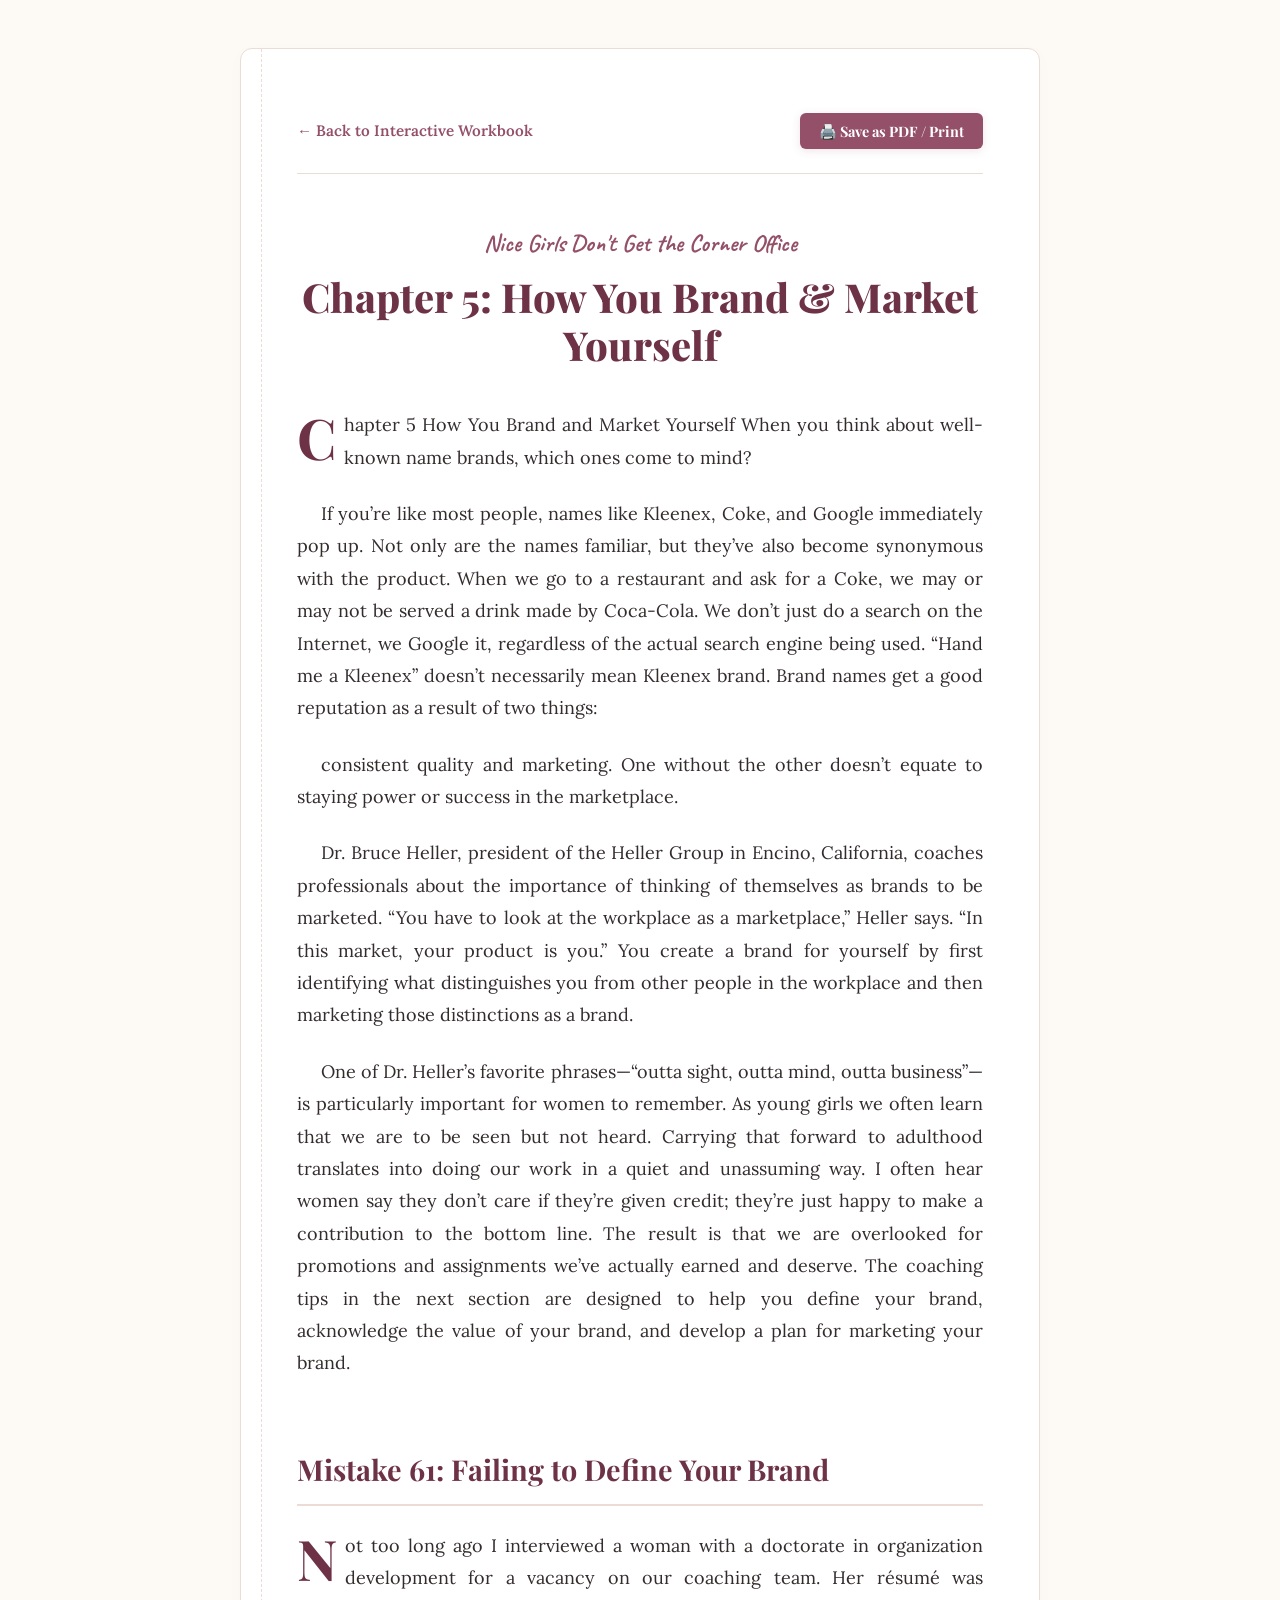
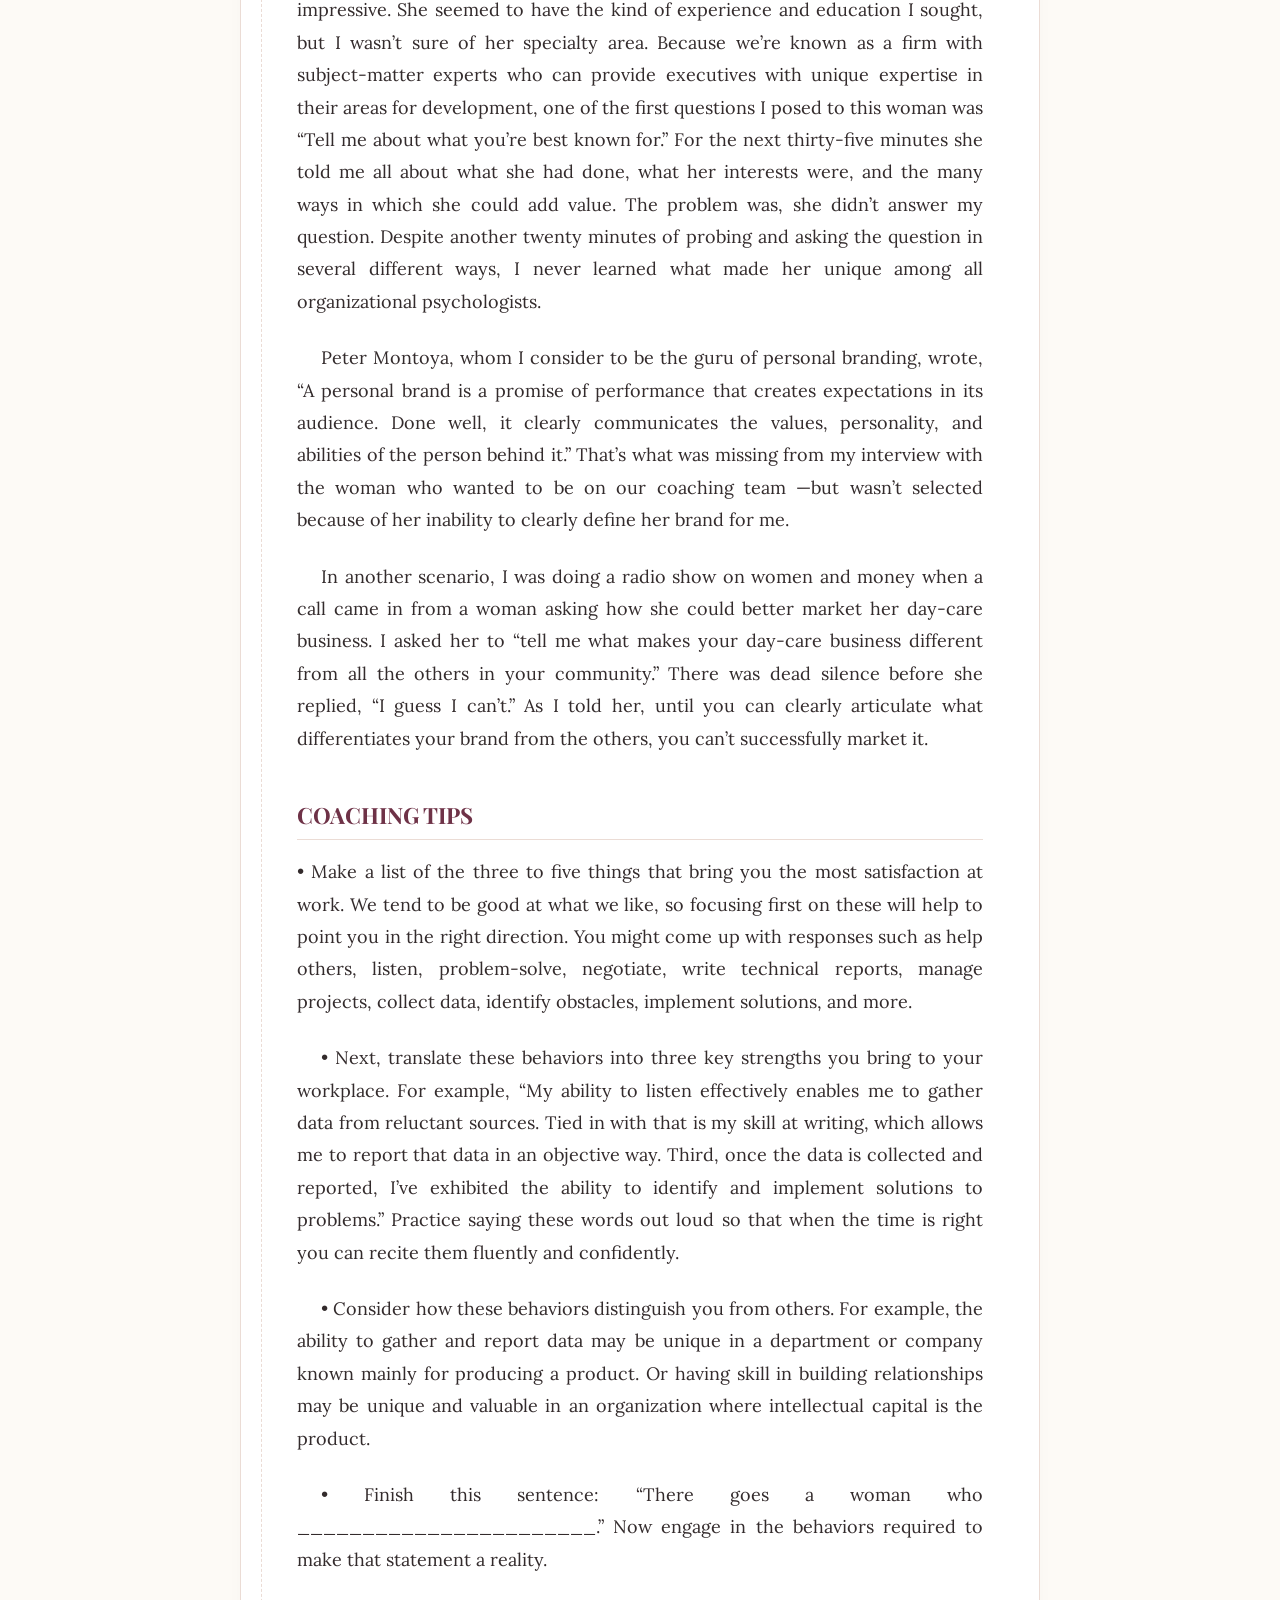
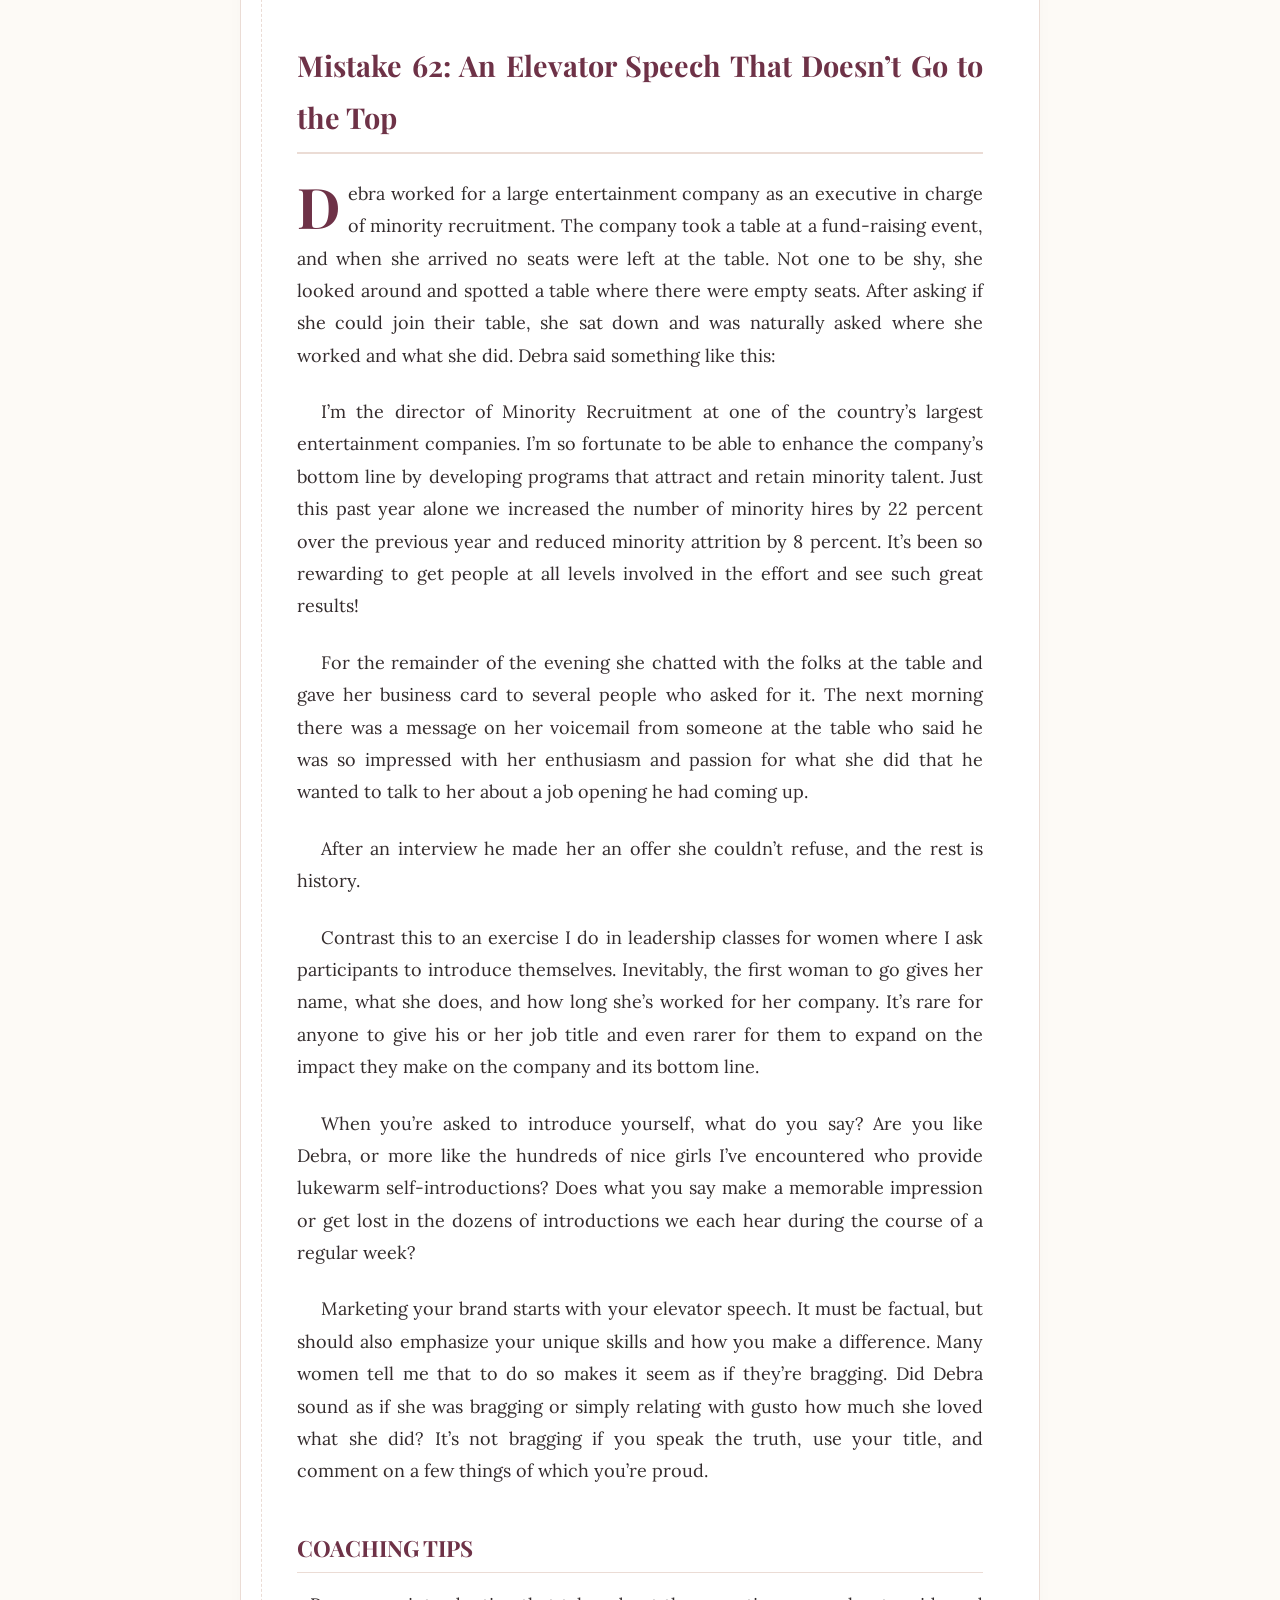
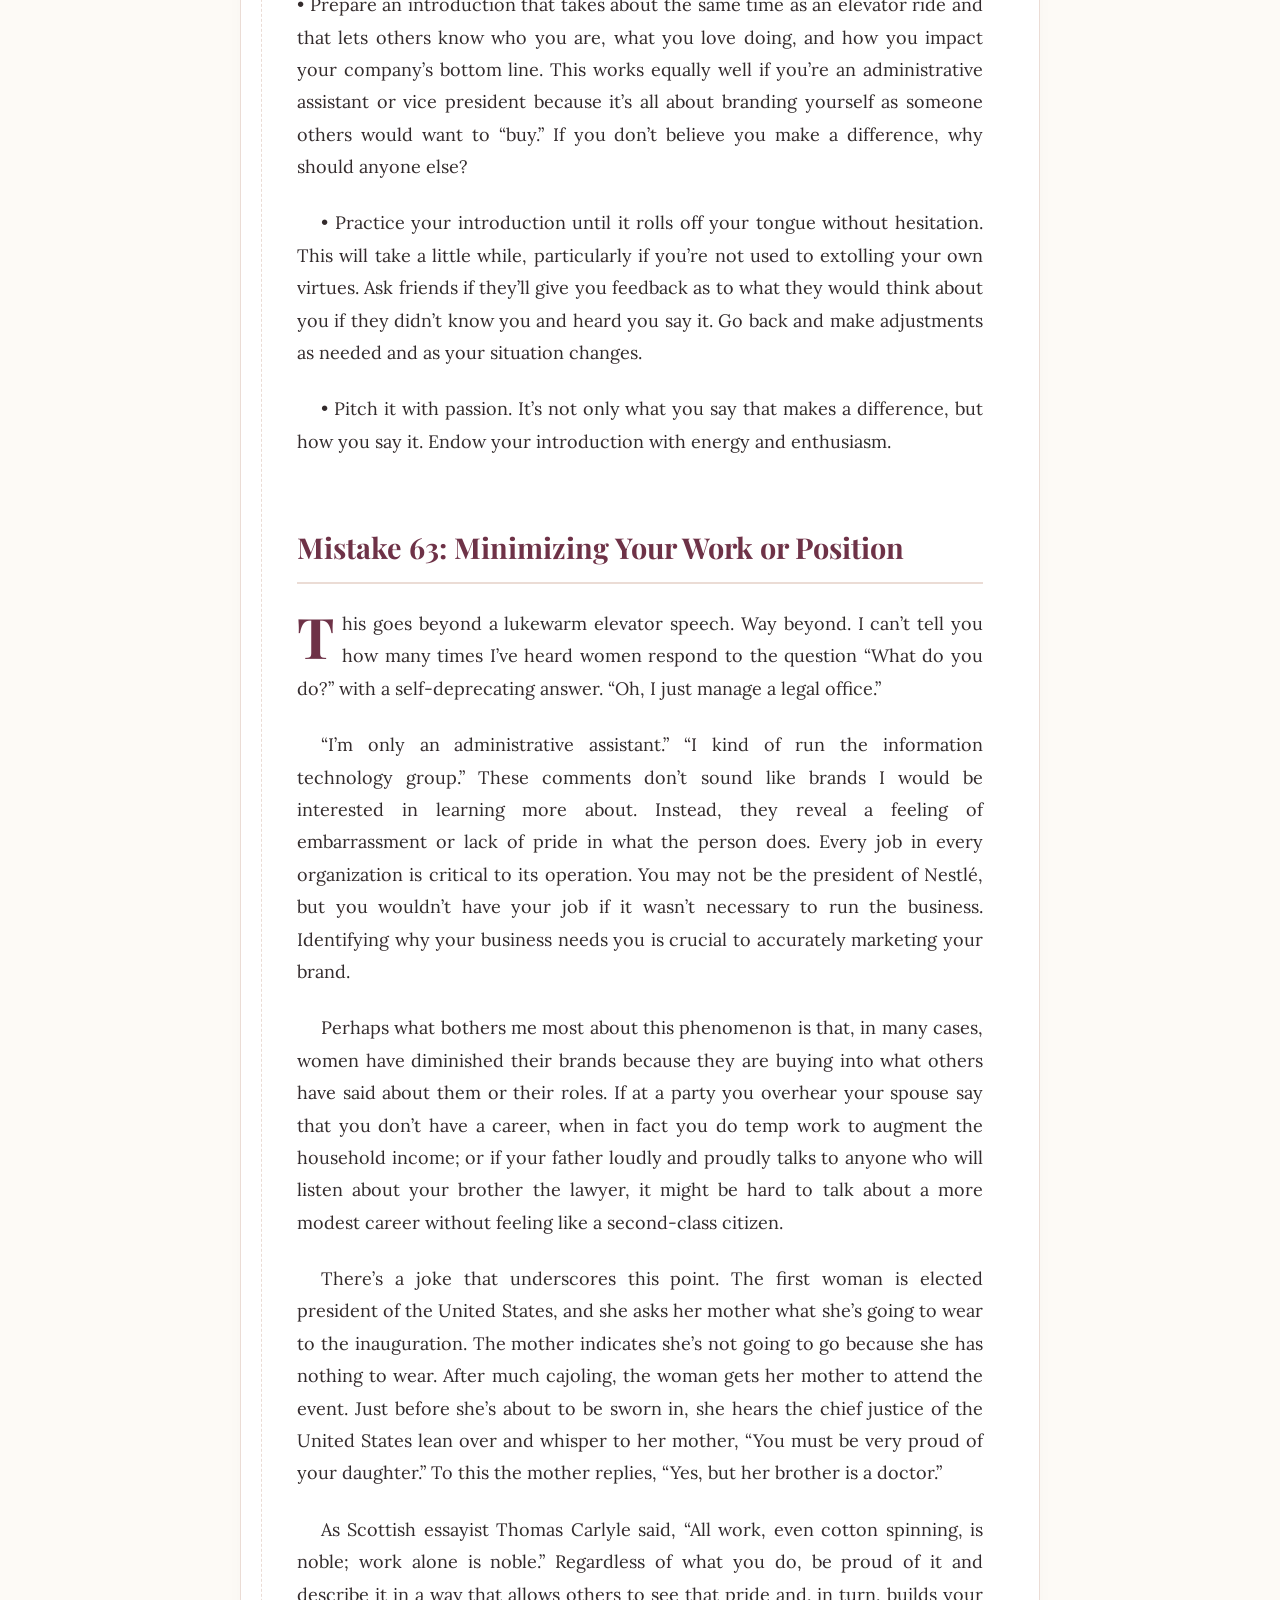
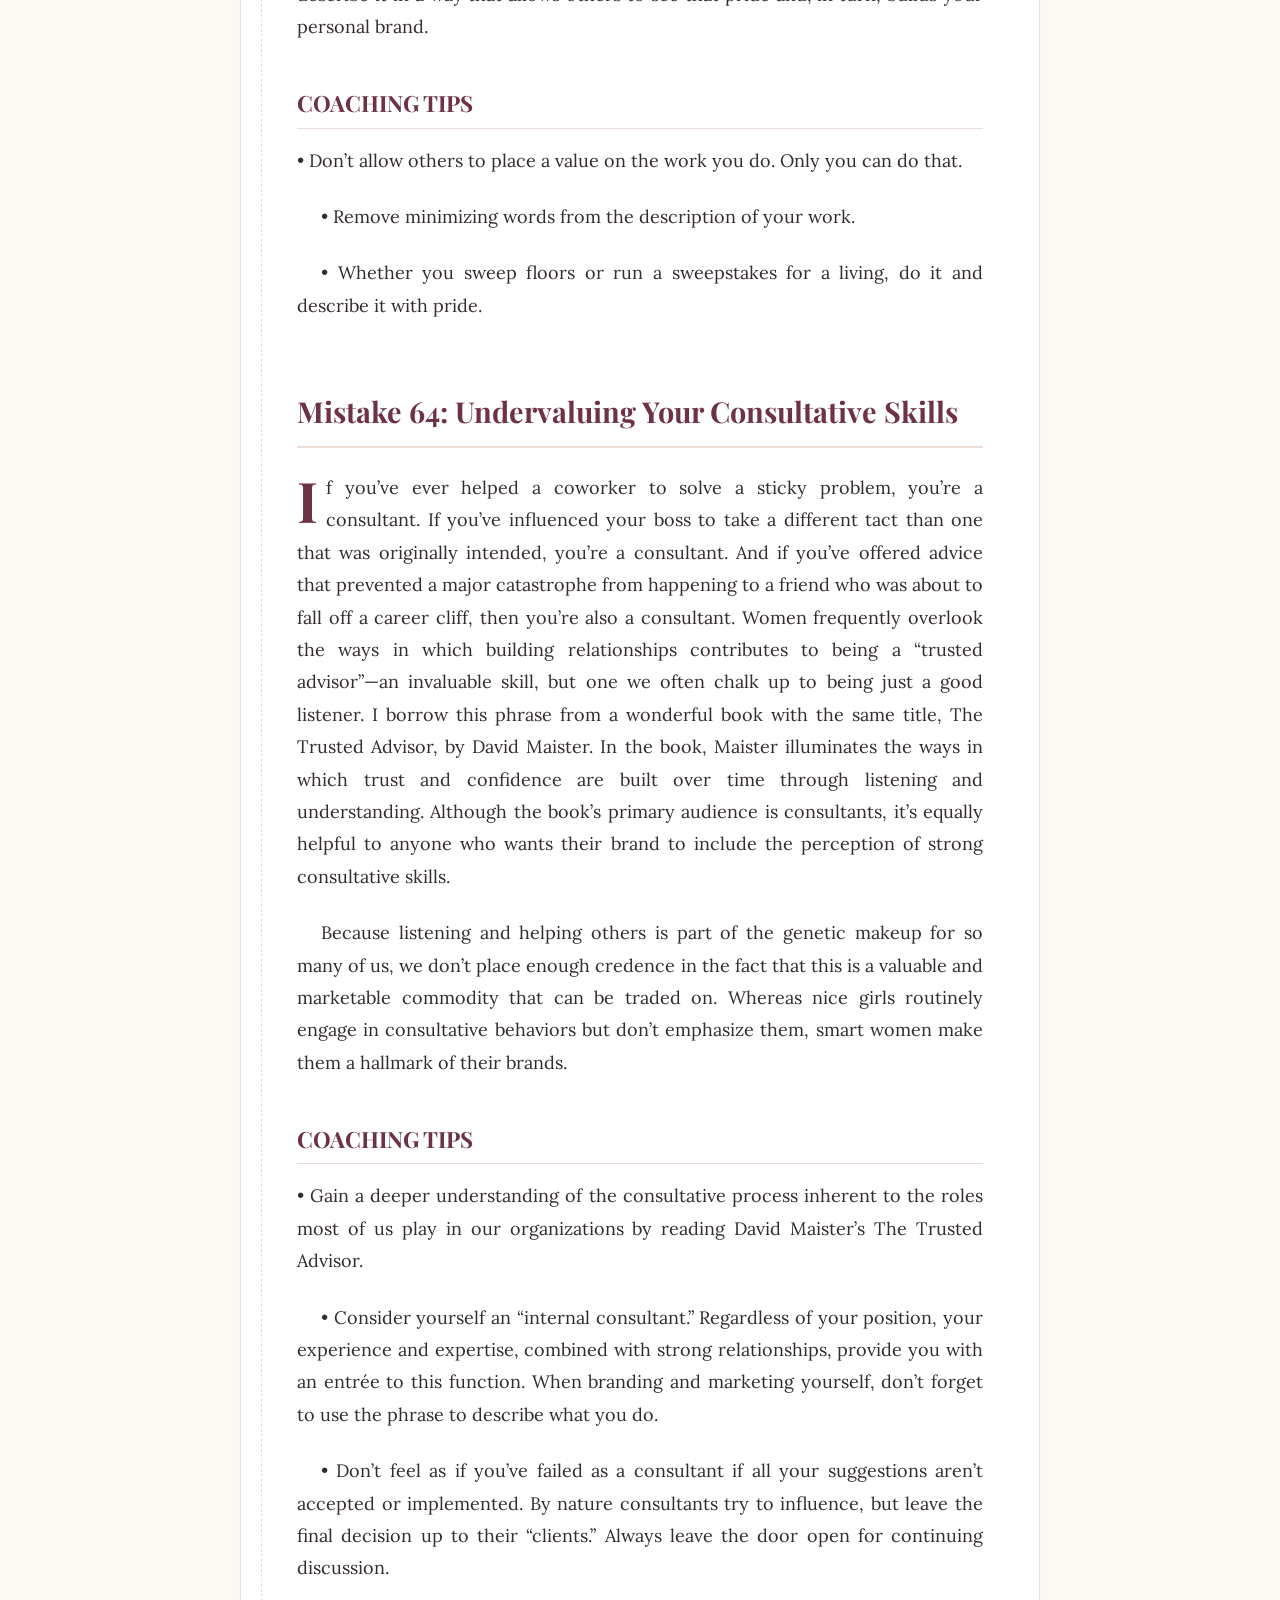
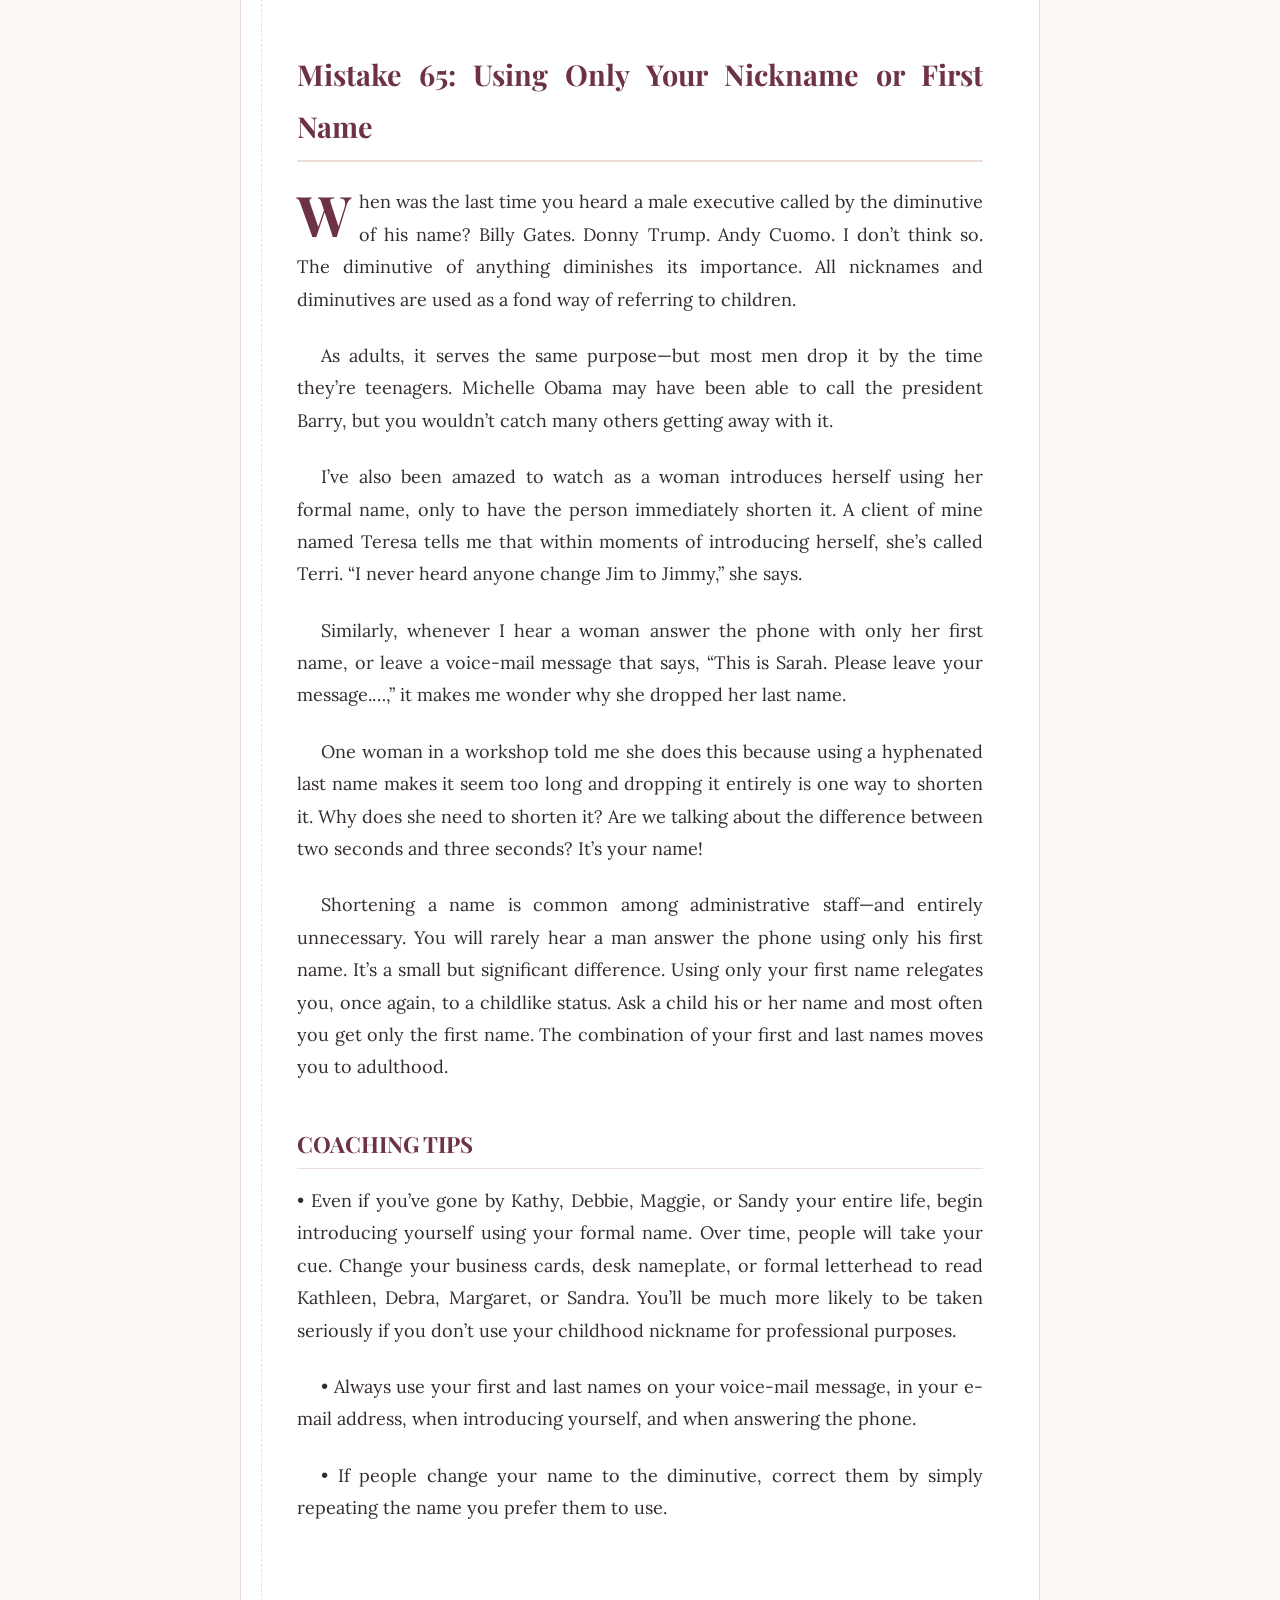
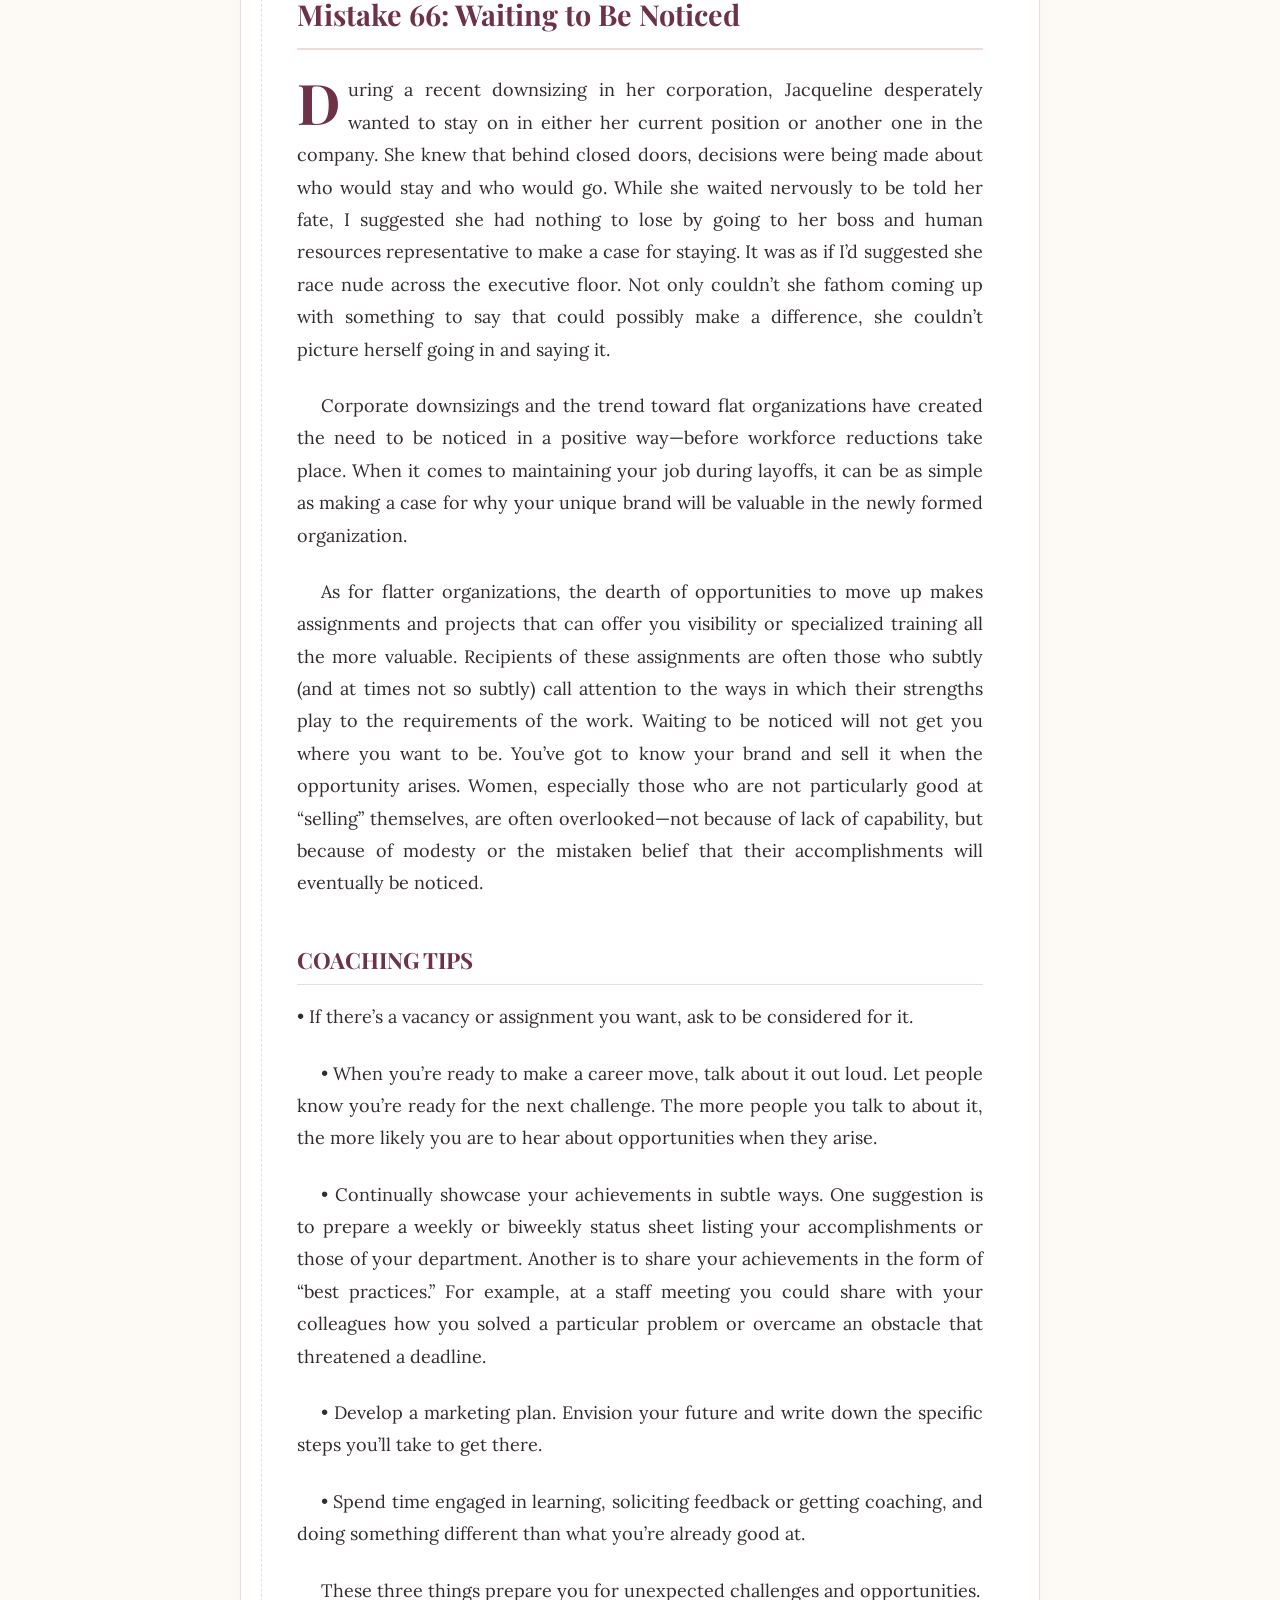
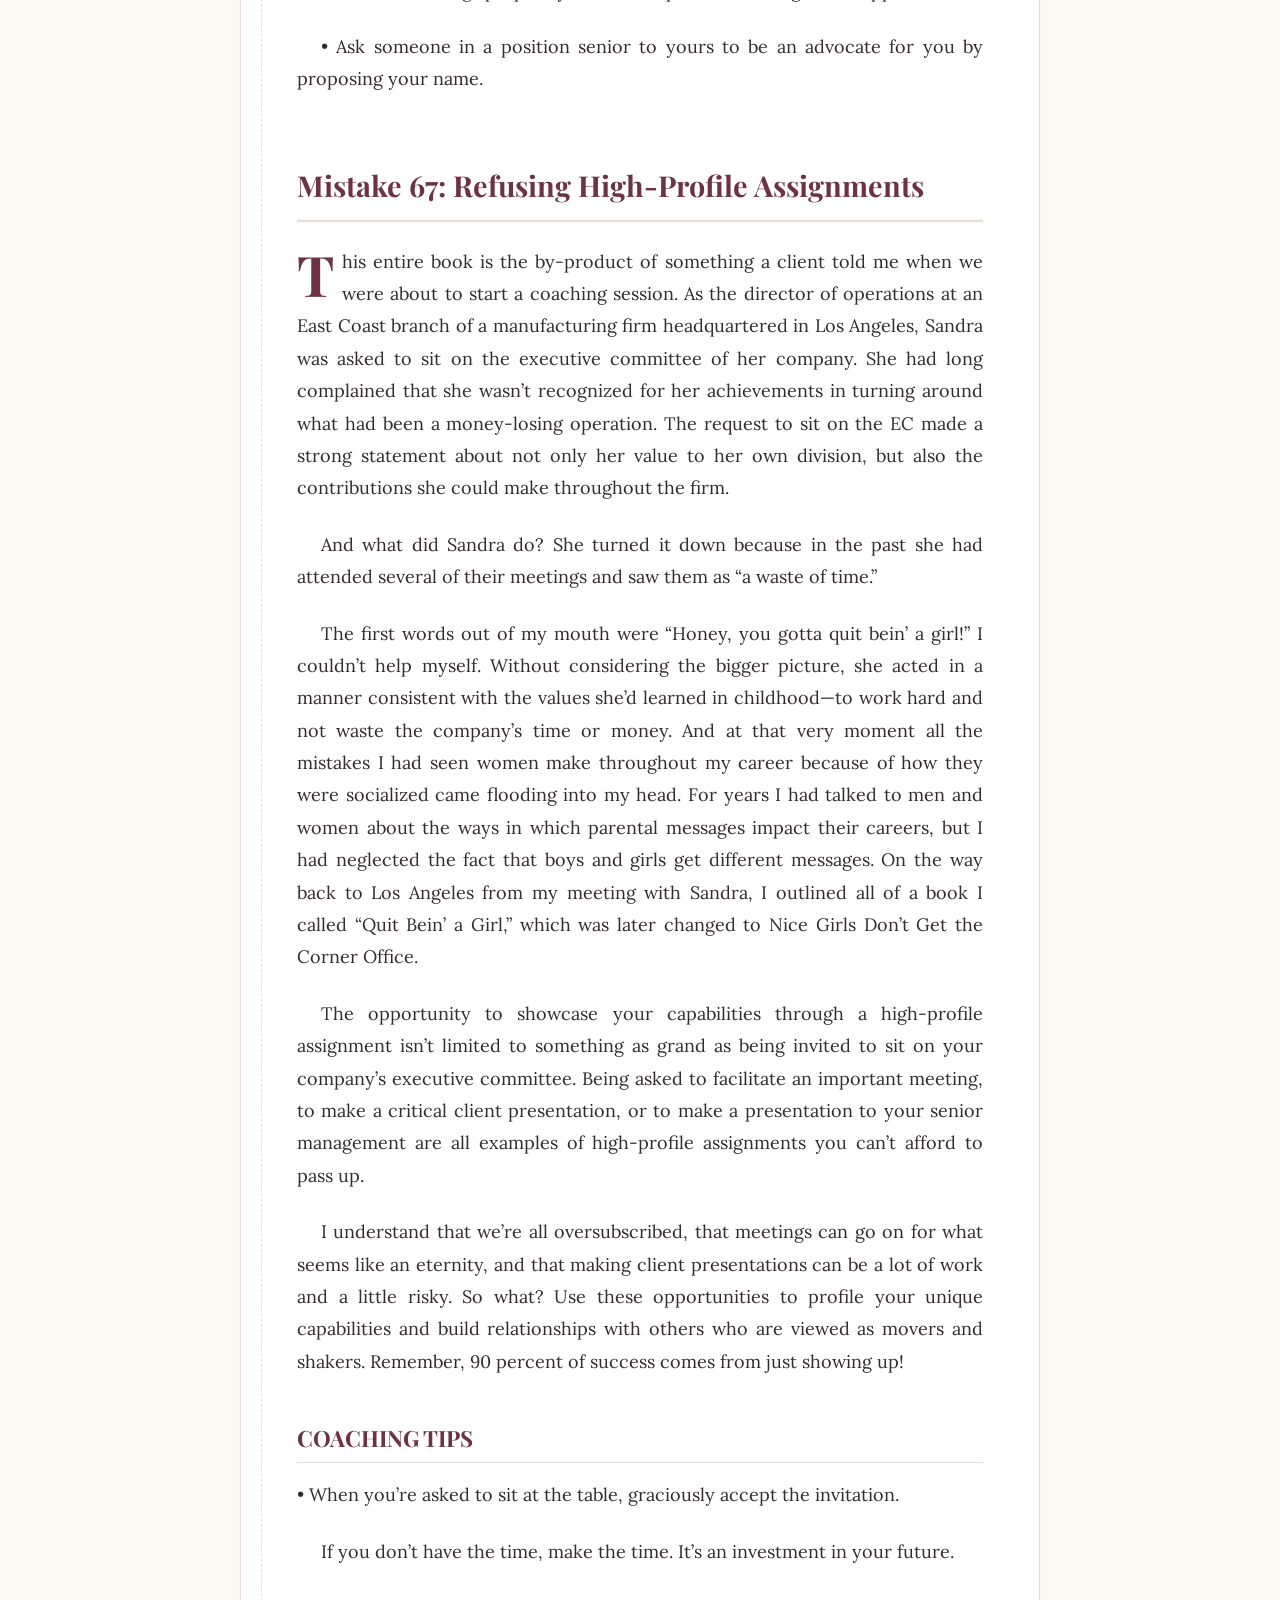
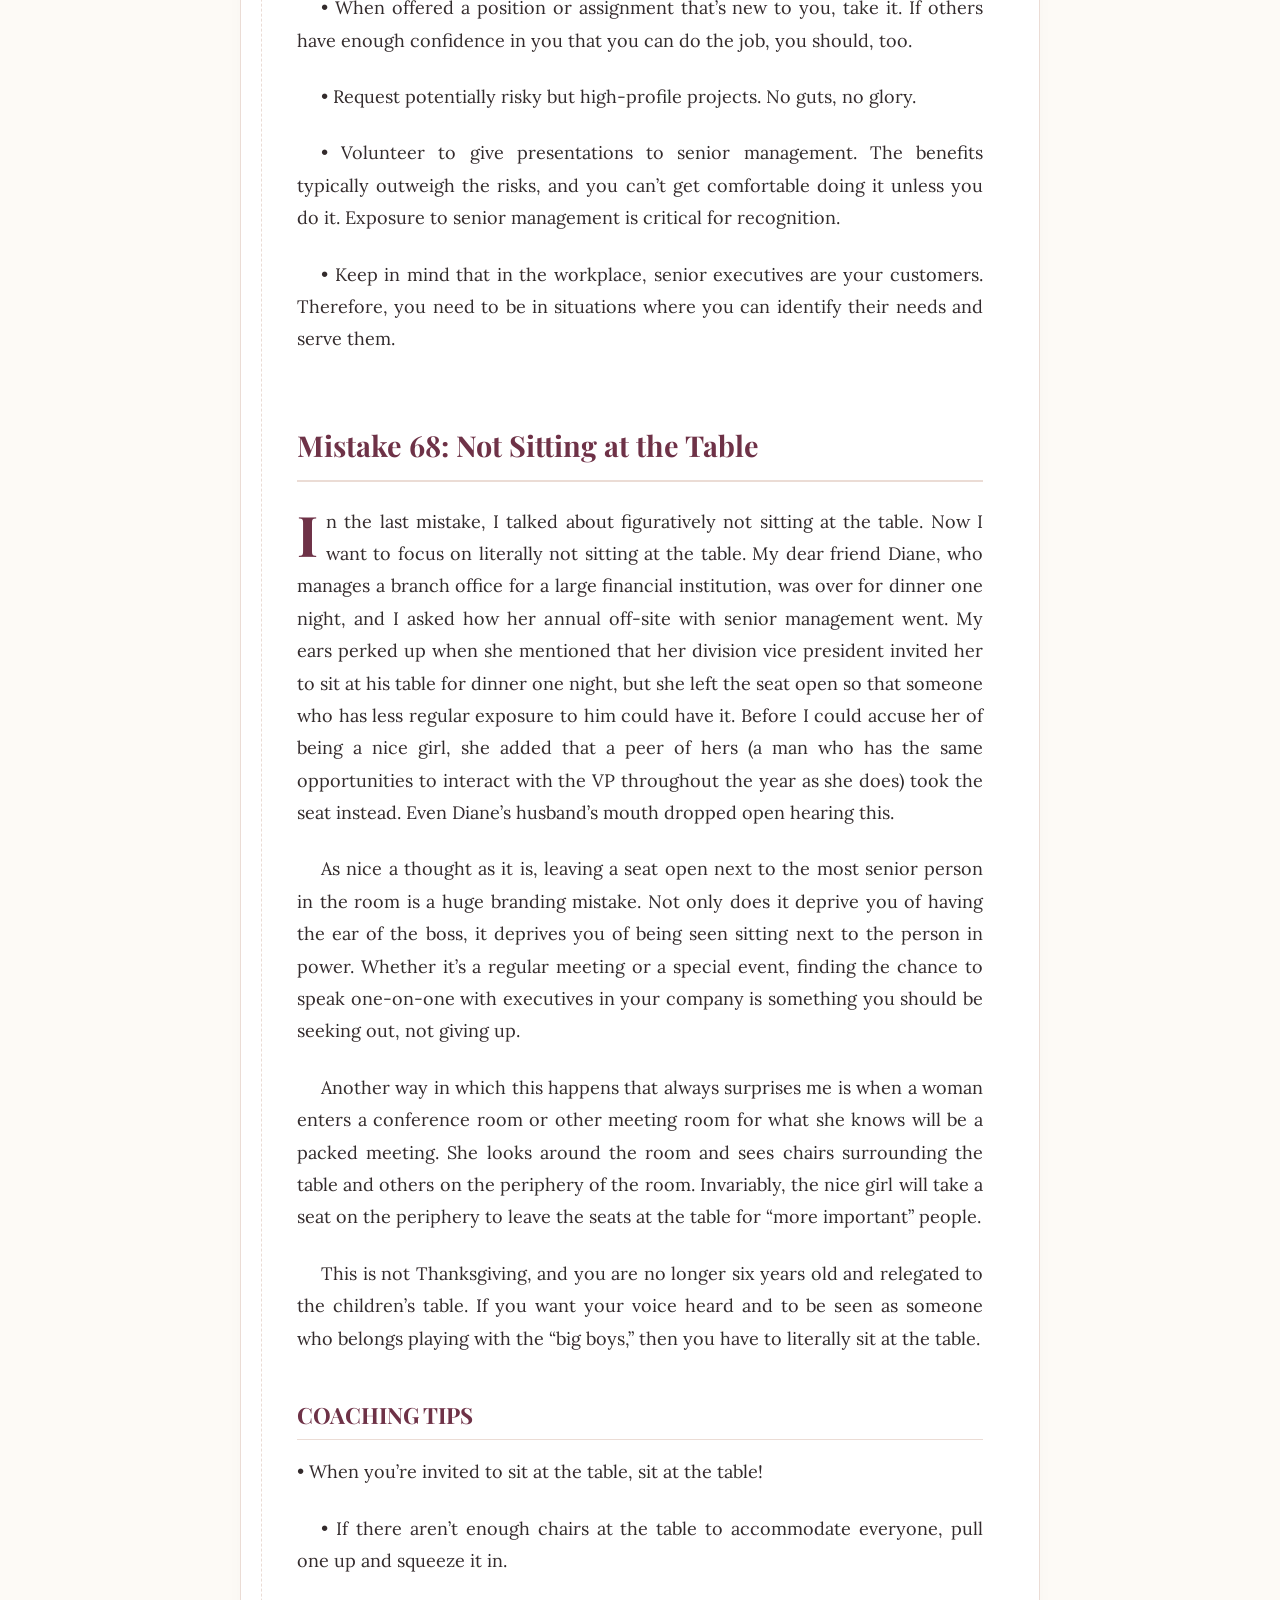
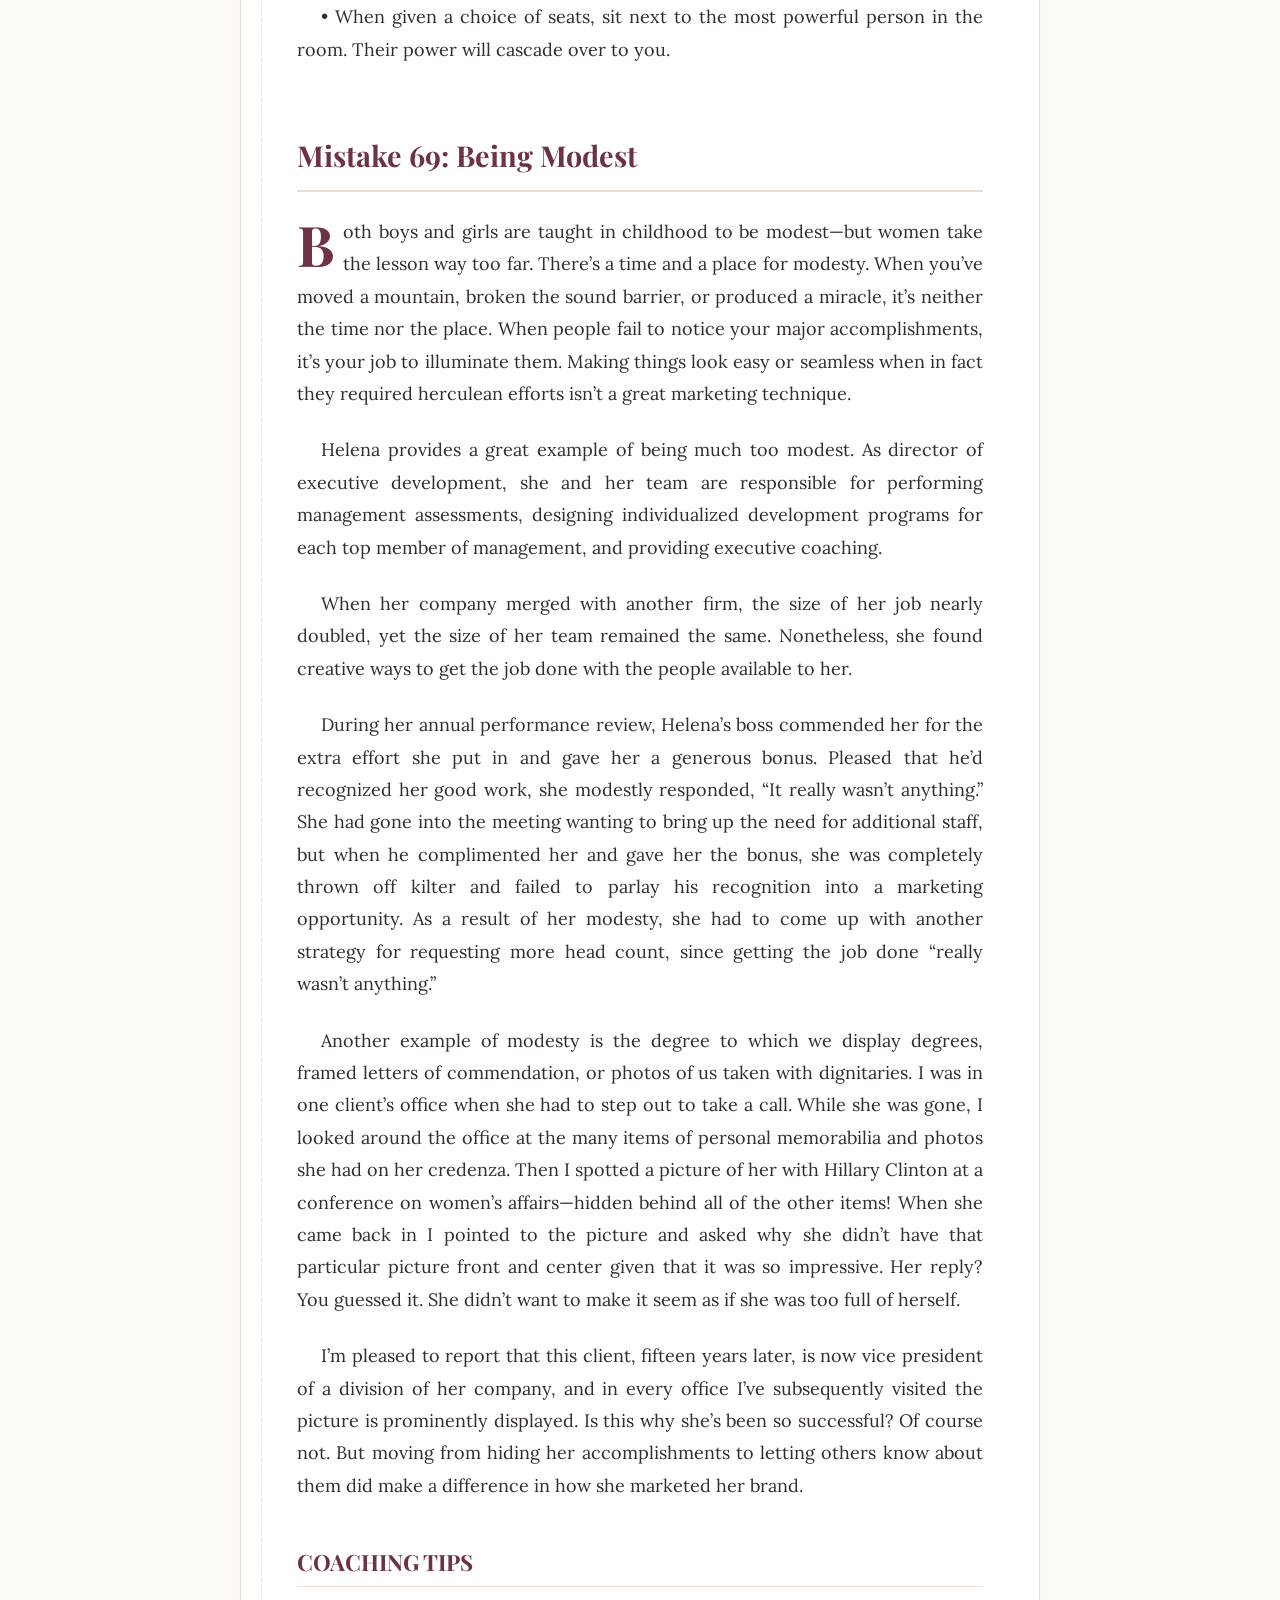
<file: chapters/chapter_5.html>
<!DOCTYPE html>
<html lang="en">
<head>
  <meta charset="UTF-8">
  <meta name="viewport" content="width=device-width, initial-scale=1.0">
  <title>Chapter 5: How You Brand & Market Yourself - Reading Version</title>
  <style>
    @import url('https://fonts.googleapis.com/css2?family=Caveat:wght@400;700&family=Lora:ital,wght@0,400;0,500;0,600;0,700;1,400;1,500&family=Playfair+Display:ital,wght@0,400;0,600;0,700;0,800;1,400;1,600&display=swap');

    :root {
      --paper-bg: #fdfaf6;
      --paper-blush: #fbf5f5;
      --paper-edge: #ebdcd5;
      --ink-dark: #2e2426;
      --ink-rose: #945069;
      --ink-berry: #6e3247;
      --pencil-grey: #6b6062;
      --serif-heading: 'Playfair Display', Georgia, serif;
      --serif-body: 'Lora', 'Merriweather', Georgia, serif;
      --handwriting: 'Caveat', cursive;
    }

    * {
      box-sizing: border-box;
      margin: 0;
      padding: 0;
    }

    body {
      background-color: var(--paper-bg);
      color: var(--ink-dark);
      font-family: var(--serif-body);
      line-height: 1.8;
      font-size: 18px;
      padding: 3rem 1.5rem;
    }

    .container {
      max-width: 800px;
      margin: 0 auto;
      background-color: white;
      border: 1px solid var(--paper-edge);
      border-radius: 12px;
      padding: 4rem 3.5rem;
      box-shadow: 0 4px 20px rgba(0,0,0,0.02);
      position: relative;
    }

    /* Binder rings line */
    .container::before {
      content: '';
      position: absolute;
      top: 0;
      left: 20px;
      bottom: 0;
      width: 2px;
      border-left: 1px dashed var(--paper-edge);
    }

    header {
      display: flex;
      justify-content: space-between;
      align-items: center;
      margin-bottom: 3rem;
      border-bottom: 1px solid var(--paper-edge);
      padding-bottom: 1.5rem;
    }

    .back-link {
      color: var(--ink-rose);
      text-decoration: none;
      font-weight: 600;
      font-size: 0.95rem;
      display: flex;
      align-items: center;
      gap: 0.5rem;
      transition: color 0.2s ease;
    }

    .back-link:hover {
      color: var(--ink-berry);
    }

    .btn-print {
      background-color: var(--ink-rose);
      color: white;
      border: none;
      border-radius: 6px;
      padding: 0.5rem 1.2rem;
      font-family: var(--serif-heading);
      font-weight: bold;
      cursor: pointer;
      font-size: 0.9rem;
      box-shadow: 0 2px 8px rgba(148,80,105,0.15);
      transition: background-color 0.2s ease;
    }

    .btn-print:hover {
      background-color: var(--ink-berry);
    }

    .book-meta {
      text-align: center;
      margin-bottom: 2.5rem;
    }

    .book-eyebrow {
      font-family: var(--handwriting);
      font-size: 1.5rem;
      color: var(--ink-rose);
      font-weight: bold;
      margin-bottom: 0.5rem;
    }

    .chapter-title {
      font-family: var(--serif-heading);
      font-size: 2.5rem;
      color: var(--ink-berry);
      line-height: 1.2;
      margin-bottom: 1rem;
      font-weight: 800;
    }

    .reading-content {
      text-align: justify;
      color: #332b2c;
    }

    p {
      margin-bottom: 1.5rem;
      text-indent: 1.5rem;
    }

    p.first-p {
      text-indent: 0;
    }
    
    p.first-p::first-letter {
      font-family: var(--serif-heading);
      font-size: 3.5rem;
      float: left;
      line-height: 0.85;
      padding-right: 8px;
      margin-top: 4px;
      color: var(--ink-berry);
      font-weight: bold;
    }

    .mistake-heading {
      font-family: var(--serif-heading);
      font-size: 1.8rem;
      color: var(--ink-berry);
      margin-top: 4rem;
      margin-bottom: 1.5rem;
      border-bottom: 2px solid var(--paper-edge);
      padding-bottom: 0.5rem;
      font-weight: 700;
      page-break-before: always; /* Force start on a new page */
    }

    @media print {
      body {
        background-color: white;
        padding: 0;
        font-size: 12pt;
      }
      .container {
        border: none;
        box-shadow: none;
        padding: 0;
        max-width: 100%;
      }
      .container::before, header {
        display: none !important;
      }
      .mistake-heading {
        page-break-before: always;
        margin-top: 2in;
      }
      p {
        orphans: 3;
        widows: 3;
      }
    }
  </style>
</head>
<body>
  <div class="container">
    <header>
      <a href="../index.html" class="back-link">← Back to Interactive Workbook</a>
      <button class="btn-print" onclick="window.print()">🖨️ Save as PDF / Print</button>
    </header>

    <div class="book-meta">
      <div class="book-eyebrow">Nice Girls Don't Get the Corner Office</div>
      <h1 class="chapter-title">Chapter 5: How You Brand & Market Yourself</h1>
    </div>

    <div class="reading-content">
      <p class="first-p">Chapter 5 How You Brand and Market Yourself When you think about well-known name brands, which ones come to mind?</p>
<p>If you’re like most people, names like Kleenex, Coke, and Google immediately pop up. Not only are the names familiar, but they’ve also become synonymous with the product. When we go to a restaurant and ask for a Coke, we may or may not be served a drink made by Coca-Cola. We don’t just do a search on the Internet, we Google it, regardless of the actual search engine being used. “Hand me a Kleenex” doesn’t necessarily mean Kleenex brand. Brand names get a good reputation as a result of two things:</p>
<p>consistent quality and marketing. One without the other doesn’t equate to staying power or success in the marketplace.</p>
<p>Dr. Bruce Heller, president of the Heller Group in Encino, California, coaches professionals about the importance of thinking of themselves as brands to be marketed. “You have to look at the workplace as a marketplace,” Heller says. “In this market, your product is you.” You create a brand for yourself by first identifying what distinguishes you from other people in the workplace and then marketing those distinctions as a brand.</p>
<p>One of Dr. Heller’s favorite phrases—“outta sight, outta mind, outta business”—is particularly important for women to remember. As young girls we often learn that we are to be seen but not heard. Carrying that forward to adulthood translates into doing our work in a quiet and unassuming way. I often hear women say they don’t care if they’re given credit; they’re just happy to make a contribution to the bottom line. The result is that we are overlooked for promotions and assignments we’ve actually earned and deserve. The coaching tips in the next section are designed to help you define your brand, acknowledge the value of your brand, and develop a plan for marketing your brand.</p>
<h2 class="mistake-heading">Mistake 61: Failing to Define Your Brand</h2>
<p class="first-p">Not too long ago I interviewed a woman with a doctorate in organization development for a vacancy on our coaching team. Her résumé was impressive. She seemed to have the kind of experience and education I sought, but I wasn’t sure of her specialty area. Because we’re known as a firm with subject-matter experts who can provide executives with unique expertise in their areas for development, one of the first questions I posed to this woman was “Tell me about what you’re best known for.” For the next thirty-five minutes she told me all about what she had done, what her interests were, and the many ways in which she could add value. The problem was, she didn’t answer my question. Despite another twenty minutes of probing and asking the question in several different ways, I never learned what made her unique among all organizational psychologists.</p>
<p>Peter Montoya, whom I consider to be the guru of personal branding, wrote, “A personal brand is a promise of performance that creates expectations in its audience. Done well, it clearly communicates the values, personality, and abilities of the person behind it.” That’s what was missing from my interview with the woman who wanted to be on our coaching team —but wasn’t selected because of her inability to clearly define her brand for me.</p>
<p>In another scenario, I was doing a radio show on women and money when a call came in from a woman asking how she could better market her day-care business. I asked her to “tell me what makes your day-care business different from all the others in your community.” There was dead silence before she replied, “I guess I can’t.” As I told her, until you can clearly articulate what differentiates your brand from the others, you can’t successfully market it.</p>
<h3 style="font-family: var(--serif-heading); font-size: 1.4rem; color: var(--ink-berry); margin-top: 2.5rem; margin-bottom: 1rem; font-weight: bold; border-bottom: 1px solid var(--paper-edge); padding-bottom: 0.25rem;">COACHING TIPS</h3>
<p class="first-p">•   Make a list of the three to five things that bring you the most satisfaction at work. We tend to be good at what we like, so focusing first on these will help to point you in the right direction. You might come up with responses such as help others, listen, problem-solve, negotiate, write technical reports, manage projects, collect data, identify obstacles, implement solutions, and more.</p>
<p>•   Next, translate these behaviors into three key strengths you bring to your workplace. For example, “My ability to listen effectively enables me to gather data from reluctant sources. Tied in with that is my skill at writing, which allows me to report that data in an objective way. Third, once the data is collected and reported, I’ve exhibited the ability to identify and implement solutions to problems.” Practice saying these words out loud so that when the time is right you can recite them fluently and confidently.</p>
<p>•   Consider how these behaviors distinguish you from others. For example, the ability to gather and report data may be unique in a department or company known mainly for producing a product. Or having skill in building relationships may be unique and valuable in an organization where intellectual capital is the product.</p>
<p>•   Finish this sentence: “There goes a woman who _______________________.” Now engage in the behaviors required to make that statement a reality.</p>
<h2 class="mistake-heading">Mistake 62: An Elevator Speech That Doesn’t Go to the Top</h2>
<p class="first-p">Debra worked for a large entertainment company as an executive in charge of minority recruitment. The company took a table at a fund-raising event, and when she arrived no seats were left at the table. Not one to be shy, she looked around and spotted a table where there were empty seats. After asking if she could join their table, she sat down and was naturally asked where she worked and what she did. Debra said something like this:</p>
<p>I’m the director of Minority Recruitment at one of the country’s largest entertainment companies. I’m so fortunate to be able to enhance the company’s bottom line by developing programs that attract and retain minority talent. Just this past year alone we increased the number of minority hires by 22 percent over the previous year and reduced minority attrition by 8 percent. It’s been so rewarding to get people at all levels involved in the effort and see such great results!</p>
<p>For the remainder of the evening she chatted with the folks at the table and gave her business card to several people who asked for it. The next morning there was a message on her voicemail from someone at the table who said he was so impressed with her enthusiasm and passion for what she did that he wanted to talk to her about a job opening he had coming up.</p>
<p>After an interview he made her an offer she couldn’t refuse, and the rest is history.</p>
<p>Contrast this to an exercise I do in leadership classes for women where I ask participants to introduce themselves. Inevitably, the first woman to go gives her name, what she does, and how long she’s worked for her company. It’s rare for anyone to give his or her job title and even rarer for them to expand on the impact they make on the company and its bottom line.</p>
<p>When you’re asked to introduce yourself, what do you say? Are you like Debra, or more like the hundreds of nice girls I’ve encountered who provide lukewarm self-introductions? Does what you say make a memorable impression or get lost in the dozens of introductions we each hear during the course of a regular week?</p>
<p>Marketing your brand starts with your elevator speech. It must be factual, but should also emphasize your unique skills and how you make a difference. Many women tell me that to do so makes it seem as if they’re bragging. Did Debra sound as if she was bragging or simply relating with gusto how much she loved what she did? It’s not bragging if you speak the truth, use your title, and comment on a few things of which you’re proud.</p>
<h3 style="font-family: var(--serif-heading); font-size: 1.4rem; color: var(--ink-berry); margin-top: 2.5rem; margin-bottom: 1rem; font-weight: bold; border-bottom: 1px solid var(--paper-edge); padding-bottom: 0.25rem;">COACHING TIPS</h3>
<p class="first-p">•   Prepare an introduction that takes about the same time as an elevator ride and that lets others know who you are, what you love doing, and how you impact your company’s bottom line. This works equally well if you’re an administrative assistant or vice president because it’s all about branding yourself as someone others would want to “buy.” If you don’t believe you make a difference, why should anyone else?</p>
<p>•   Practice your introduction until it rolls off your tongue without hesitation. This will take a little while, particularly if you’re not used to extolling your own virtues. Ask friends if they’ll give you feedback as to what they would think about you if they didn’t know you and heard you say it. Go back and make adjustments as needed and as your situation changes.</p>
<p>•   Pitch it with passion. It’s not only what you say that makes a difference, but how you say it. Endow your introduction with energy and enthusiasm.</p>
<h2 class="mistake-heading">Mistake 63: Minimizing Your Work or Position</h2>
<p class="first-p">This goes beyond a lukewarm elevator speech. Way beyond. I can’t tell you how many times I’ve heard women respond to the question “What do you do?” with a self-deprecating answer. “Oh, I just manage a legal office.”</p>
<p>“I’m only an administrative assistant.” “I kind of run the information technology group.” These comments don’t sound like brands I would be interested in learning more about. Instead, they reveal a feeling of embarrassment or lack of pride in what the person does. Every job in every organization is critical to its operation. You may not be the president of Nestlé, but you wouldn’t have your job if it wasn’t necessary to run the business. Identifying why your business needs you is crucial to accurately marketing your brand.</p>
<p>Perhaps what bothers me most about this phenomenon is that, in many cases, women have diminished their brands because they are buying into what others have said about them or their roles. If at a party you overhear your spouse say that you don’t have a career, when in fact you do temp work to augment the household income; or if your father loudly and proudly talks to anyone who will listen about your brother the lawyer, it might be hard to talk about a more modest career without feeling like a second-class citizen.</p>
<p>There’s a joke that underscores this point. The first woman is elected president of the United States, and she asks her mother what she’s going to wear to the inauguration. The mother indicates she’s not going to go because she has nothing to wear. After much cajoling, the woman gets her mother to attend the event. Just before she’s about to be sworn in, she hears the chief justice of the United States lean over and whisper to her mother, “You must be very proud of your daughter.” To this the mother replies, “Yes, but her brother is a doctor.”</p>
<p>As Scottish essayist Thomas Carlyle said, “All work, even cotton spinning, is noble; work alone is noble.” Regardless of what you do, be proud of it and describe it in a way that allows others to see that pride and, in turn, builds your personal brand.</p>
<h3 style="font-family: var(--serif-heading); font-size: 1.4rem; color: var(--ink-berry); margin-top: 2.5rem; margin-bottom: 1rem; font-weight: bold; border-bottom: 1px solid var(--paper-edge); padding-bottom: 0.25rem;">COACHING TIPS</h3>
<p class="first-p">•   Don’t allow others to place a value on the work you do. Only you can do that.</p>
<p>•   Remove minimizing words from the description of your work.</p>
<p>•   Whether you sweep floors or run a sweepstakes for a living, do it and describe it with pride.</p>
<h2 class="mistake-heading">Mistake 64: Undervaluing Your Consultative Skills</h2>
<p class="first-p">If you’ve ever helped a coworker to solve a sticky problem, you’re a consultant. If you’ve influenced your boss to take a different tact than one that was originally intended, you’re a consultant. And if you’ve offered advice that prevented a major catastrophe from happening to a friend who was about to fall off a career cliff, then you’re also a consultant. Women frequently overlook the ways in which building relationships contributes to being a “trusted advisor”—an invaluable skill, but one we often chalk up to being just a good listener. I borrow this phrase from a wonderful book with the same title, The Trusted Advisor, by David Maister. In the book, Maister illuminates the ways in which trust and confidence are built over time through listening and understanding. Although the book’s primary audience is consultants, it’s equally helpful to anyone who wants their brand to include the perception of strong consultative skills.</p>
<p>Because listening and helping others is part of the genetic makeup for so many of us, we don’t place enough credence in the fact that this is a valuable and marketable commodity that can be traded on. Whereas nice girls routinely engage in consultative behaviors but don’t emphasize them, smart women make them a hallmark of their brands.</p>
<h3 style="font-family: var(--serif-heading); font-size: 1.4rem; color: var(--ink-berry); margin-top: 2.5rem; margin-bottom: 1rem; font-weight: bold; border-bottom: 1px solid var(--paper-edge); padding-bottom: 0.25rem;">COACHING TIPS</h3>
<p class="first-p">•   Gain a deeper understanding of the consultative process inherent to the roles most of us play in our organizations by reading David Maister’s The Trusted Advisor.</p>
<p>•   Consider yourself an “internal consultant.” Regardless of your position, your experience and expertise, combined with strong relationships, provide you with an entrée to this function. When branding and marketing yourself, don’t forget to use the phrase to describe what you do.</p>
<p>•   Don’t feel as if you’ve failed as a consultant if all your suggestions aren’t accepted or implemented. By nature consultants try to influence, but leave the final decision up to their “clients.” Always leave the door open for continuing discussion.</p>
<h2 class="mistake-heading">Mistake 65: Using Only Your Nickname or First Name</h2>
<p class="first-p">When was the last time you heard a male executive called by the diminutive of his name? Billy Gates. Donny Trump. Andy Cuomo. I don’t think so. The diminutive of anything diminishes its importance. All nicknames and diminutives are used as a fond way of referring to children.</p>
<p>As adults, it serves the same purpose—but most men drop it by the time they’re teenagers. Michelle Obama may have been able to call the president Barry, but you wouldn’t catch many others getting away with it.</p>
<p>I’ve also been amazed to watch as a woman introduces herself using her formal name, only to have the person immediately shorten it. A client of mine named Teresa tells me that within moments of introducing herself, she’s called Terri. “I never heard anyone change Jim to Jimmy,” she says.</p>
<p>Similarly, whenever I hear a woman answer the phone with only her first name, or leave a voice-mail message that says, “This is Sarah. Please leave your message.…,” it makes me wonder why she dropped her last name.</p>
<p>One woman in a workshop told me she does this because using a hyphenated last name makes it seem too long and dropping it entirely is one way to shorten it. Why does she need to shorten it? Are we talking about the difference between two seconds and three seconds? It’s your name!</p>
<p>Shortening a name is common among administrative staff—and entirely unnecessary. You will rarely hear a man answer the phone using only his first name. It’s a small but significant difference. Using only your first name relegates you, once again, to a childlike status. Ask a child his or her name and most often you get only the first name. The combination of your first and last names moves you to adulthood.</p>
<h3 style="font-family: var(--serif-heading); font-size: 1.4rem; color: var(--ink-berry); margin-top: 2.5rem; margin-bottom: 1rem; font-weight: bold; border-bottom: 1px solid var(--paper-edge); padding-bottom: 0.25rem;">COACHING TIPS</h3>
<p class="first-p">•   Even if you’ve gone by Kathy, Debbie, Maggie, or Sandy your entire life, begin introducing yourself using your formal name. Over time, people will take your cue. Change your business cards, desk nameplate, or formal letterhead to read Kathleen, Debra, Margaret, or Sandra. You’ll be much more likely to be taken seriously if you don’t use your childhood nickname for professional purposes.</p>
<p>•   Always use your first and last names on your voice-mail message, in your e-mail address, when introducing yourself, and when answering the phone.</p>
<p>•   If people change your name to the diminutive, correct them by simply repeating the name you prefer them to use.</p>
<h2 class="mistake-heading">Mistake 66: Waiting to Be Noticed</h2>
<p class="first-p">During a recent downsizing in her corporation, Jacqueline desperately wanted to stay on in either her current position or another one in the company. She knew that behind closed doors, decisions were being made about who would stay and who would go. While she waited nervously to be told her fate, I suggested she had nothing to lose by going to her boss and human resources representative to make a case for staying. It was as if I’d suggested she race nude across the executive floor. Not only couldn’t she fathom coming up with something to say that could possibly make a difference, she couldn’t picture herself going in and saying it.</p>
<p>Corporate downsizings and the trend toward flat organizations have created the need to be noticed in a positive way—before workforce reductions take place. When it comes to maintaining your job during layoffs, it can be as simple as making a case for why your unique brand will be valuable in the newly formed organization.</p>
<p>As for flatter organizations, the dearth of opportunities to move up makes assignments and projects that can offer you visibility or specialized training all the more valuable. Recipients of these assignments are often those who subtly (and at times not so subtly) call attention to the ways in which their strengths play to the requirements of the work. Waiting to be noticed will not get you where you want to be. You’ve got to know your brand and sell it when the opportunity arises. Women, especially those who are not particularly good at “selling” themselves, are often overlooked—not because of lack of capability, but because of modesty or the mistaken belief that their accomplishments will eventually be noticed.</p>
<h3 style="font-family: var(--serif-heading); font-size: 1.4rem; color: var(--ink-berry); margin-top: 2.5rem; margin-bottom: 1rem; font-weight: bold; border-bottom: 1px solid var(--paper-edge); padding-bottom: 0.25rem;">COACHING TIPS</h3>
<p class="first-p">•   If there’s a vacancy or assignment you want, ask to be considered for it.</p>
<p>•   When you’re ready to make a career move, talk about it out loud. Let people know you’re ready for the next challenge. The more people you talk to about it, the more likely you are to hear about opportunities when they arise.</p>
<p>•   Continually showcase your achievements in subtle ways. One suggestion is to prepare a weekly or biweekly status sheet listing your accomplishments or those of your department. Another is to share your achievements in the form of “best practices.” For example, at a staff meeting you could share with your colleagues how you solved a particular problem or overcame an obstacle that threatened a deadline.</p>
<p>•   Develop a marketing plan. Envision your future and write down the specific steps you’ll take to get there.</p>
<p>•   Spend time engaged in learning, soliciting feedback or getting coaching, and doing something different than what you’re already good at.</p>
<p>These three things prepare you for unexpected challenges and opportunities.</p>
<p>•   Ask someone in a position senior to yours to be an advocate for you by proposing your name.</p>
<h2 class="mistake-heading">Mistake 67: Refusing High-Profile Assignments</h2>
<p class="first-p">This entire book is the by-product of something a client told me when we were about to start a coaching session. As the director of operations at an East Coast branch of a manufacturing firm headquartered in Los Angeles, Sandra was asked to sit on the executive committee of her company. She had long complained that she wasn’t recognized for her achievements in turning around what had been a money-losing operation. The request to sit on the EC made a strong statement about not only her value to her own division, but also the contributions she could make throughout the firm.</p>
<p>And what did Sandra do? She turned it down because in the past she had attended several of their meetings and saw them as “a waste of time.”</p>
<p>The first words out of my mouth were “Honey, you gotta quit bein’ a girl!” I couldn’t help myself. Without considering the bigger picture, she acted in a manner consistent with the values she’d learned in childhood—to work hard and not waste the company’s time or money. And at that very moment all the mistakes I had seen women make throughout my career because of how they were socialized came flooding into my head. For years I had talked to men and women about the ways in which parental messages impact their careers, but I had neglected the fact that boys and girls get different messages. On the way back to Los Angeles from my meeting with Sandra, I outlined all of a book I called “Quit Bein’ a Girl,” which was later changed to Nice Girls Don’t Get the Corner Office.</p>
<p>The opportunity to showcase your capabilities through a high-profile assignment isn’t limited to something as grand as being invited to sit on your company’s executive committee. Being asked to facilitate an important meeting, to make a critical client presentation, or to make a presentation to your senior management are all examples of high-profile assignments you can’t afford to pass up.</p>
<p>I understand that we’re all oversubscribed, that meetings can go on for what seems like an eternity, and that making client presentations can be a lot of work and a little risky. So what? Use these opportunities to profile your unique capabilities and build relationships with others who are viewed as movers and shakers. Remember, 90 percent of success comes from just showing up!</p>
<h3 style="font-family: var(--serif-heading); font-size: 1.4rem; color: var(--ink-berry); margin-top: 2.5rem; margin-bottom: 1rem; font-weight: bold; border-bottom: 1px solid var(--paper-edge); padding-bottom: 0.25rem;">COACHING TIPS</h3>
<p class="first-p">•   When you’re asked to sit at the table, graciously accept the invitation.</p>
<p>If you don’t have the time, make the time. It’s an investment in your future.</p>
<p>•   When offered a position or assignment that’s new to you, take it. If others have enough confidence in you that you can do the job, you should, too.</p>
<p>•   Request potentially risky but high-profile projects. No guts, no glory.</p>
<p>•   Volunteer to give presentations to senior management. The benefits typically outweigh the risks, and you can’t get comfortable doing it unless you do it. Exposure to senior management is critical for recognition.</p>
<p>•   Keep in mind that in the workplace, senior executives are your customers. Therefore, you need to be in situations where you can identify their needs and serve them.</p>
<h2 class="mistake-heading">Mistake 68: Not Sitting at the Table</h2>
<p class="first-p">In the last mistake, I talked about figuratively not sitting at the table. Now I want to focus on literally not sitting at the table. My dear friend Diane, who manages a branch office for a large financial institution, was over for dinner one night, and I asked how her annual off-site with senior management went. My ears perked up when she mentioned that her division vice president invited her to sit at his table for dinner one night, but she left the seat open so that someone who has less regular exposure to him could have it. Before I could accuse her of being a nice girl, she added that a peer of hers (a man who has the same opportunities to interact with the VP throughout the year as she does) took the seat instead. Even Diane’s husband’s mouth dropped open hearing this.</p>
<p>As nice a thought as it is, leaving a seat open next to the most senior person in the room is a huge branding mistake. Not only does it deprive you of having the ear of the boss, it deprives you of being seen sitting next to the person in power. Whether it’s a regular meeting or a special event, finding the chance to speak one-on-one with executives in your company is something you should be seeking out, not giving up.</p>
<p>Another way in which this happens that always surprises me is when a woman enters a conference room or other meeting room for what she knows will be a packed meeting. She looks around the room and sees chairs surrounding the table and others on the periphery of the room. Invariably, the nice girl will take a seat on the periphery to leave the seats at the table for “more important” people.</p>
<p>This is not Thanksgiving, and you are no longer six years old and relegated to the children’s table. If you want your voice heard and to be seen as someone who belongs playing with the “big boys,” then you have to literally sit at the table.</p>
<h3 style="font-family: var(--serif-heading); font-size: 1.4rem; color: var(--ink-berry); margin-top: 2.5rem; margin-bottom: 1rem; font-weight: bold; border-bottom: 1px solid var(--paper-edge); padding-bottom: 0.25rem;">COACHING TIPS</h3>
<p class="first-p">•   When you’re invited to sit at the table, sit at the table!</p>
<p>•   If there aren’t enough chairs at the table to accommodate everyone, pull one up and squeeze it in.</p>
<p>•   When given a choice of seats, sit next to the most powerful person in the room. Their power will cascade over to you.</p>
<h2 class="mistake-heading">Mistake 69: Being Modest</h2>
<p class="first-p">Both boys and girls are taught in childhood to be modest—but women take the lesson way too far. There’s a time and a place for modesty. When you’ve moved a mountain, broken the sound barrier, or produced a miracle, it’s neither the time nor the place. When people fail to notice your major accomplishments, it’s your job to illuminate them. Making things look easy or seamless when in fact they required herculean efforts isn’t a great marketing technique.</p>
<p>Helena provides a great example of being much too modest. As director of executive development, she and her team are responsible for performing management assessments, designing individualized development programs for each top member of management, and providing executive coaching.</p>
<p>When her company merged with another firm, the size of her job nearly doubled, yet the size of her team remained the same. Nonetheless, she found creative ways to get the job done with the people available to her.</p>
<p>During her annual performance review, Helena’s boss commended her for the extra effort she put in and gave her a generous bonus. Pleased that he’d recognized her good work, she modestly responded, “It really wasn’t anything.” She had gone into the meeting wanting to bring up the need for additional staff, but when he complimented her and gave her the bonus, she was completely thrown off kilter and failed to parlay his recognition into a marketing opportunity. As a result of her modesty, she had to come up with another strategy for requesting more head count, since getting the job done “really wasn’t anything.”</p>
<p>Another example of modesty is the degree to which we display degrees, framed letters of commendation, or photos of us taken with dignitaries. I was in one client’s office when she had to step out to take a call. While she was gone, I looked around the office at the many items of personal memorabilia and photos she had on her credenza. Then I spotted a picture of her with Hillary Clinton at a conference on women’s affairs—hidden behind all of the other items! When she came back in I pointed to the picture and asked why she didn’t have that particular picture front and center given that it was so impressive. Her reply? You guessed it. She didn’t want to make it seem as if she was too full of herself.</p>
<p>I’m pleased to report that this client, fifteen years later, is now vice president of a division of her company, and in every office I’ve subsequently visited the picture is prominently displayed. Is this why she’s been so successful? Of course not. But moving from hiding her accomplishments to letting others know about them did make a difference in how she marketed her brand.</p>
<h3 style="font-family: var(--serif-heading); font-size: 1.4rem; color: var(--ink-berry); margin-top: 2.5rem; margin-bottom: 1rem; font-weight: bold; border-bottom: 1px solid var(--paper-edge); padding-bottom: 0.25rem;">COACHING TIPS</h3>
<p class="first-p">•   Completely, totally, and permanently erase the statement “Oh—it was nothing” from your vocabulary.</p>
<p>•   When reporting accomplishments, give them the import they deserve.</p>
<p>Helena should have said something like “It took everyone on the team working long hours and weekends, but I’m proud of what we did and glad you appreciate it.”</p>
<p>•   When given a compliment, look the person in the eye and respond with a simple “Thank you.” Avoid downplaying your efforts.</p>
<p>•   Forward notes of appreciation or acknowledgment about your work to your manager.</p>
<p>•   Prominently display awards, plaques, or other items that speak to your achievements.</p>
<p>•   Keep an “atta gal” file—a collection of accomplishments of which you are proud: thank-you notes, outstanding performance reviews, and the like. Review it at those moments when you begin to doubt yourself.</p>
<h2 class="mistake-heading">Mistake 70: Inappropriate Use of Social Media</h2>
<p class="first-p">I was recently called by a prestigious institution as a reference for a woman who once worked for me. She was a phenomenal employee, and I was happy to give her a good reference. After asking me a few questions about this woman, whom I highly recommended, he asked, “Do I have to worry about her doing anything that could be embarrassing to our organization?”</p>
<p>The question caught me by surprise. As it turns out, he had googled her and found her Myspace page from years ago when she was barely in her twenties. There he found pictures of her with a nose ring, drinking beer, participating in a wet T-shirt contest.</p>
<p>We’ve all done things we wouldn’t want a prospective employer to know about. I’m only thankful we didn’t have social networking sites early in my career! Even as it is now, I had to figure out how to keep friends and family members from posting what I consider to be less than professional pictures and comments on my Facebook page. I encourage you to do the same. There should be nothing on any social networking site that could possibly tarnish your reputation or cause someone to question your values, behavior, or your brand. Once it’s posted, it’s hard to put the toothpaste back in the tube.</p>
<p>Here are a few other mistakes to avoid, contributed by branding expert Ryan Rancatore (personalbranding101.com):</p>
<p>1. Incomplete Profiles. They mean one of two things:</p>
<p>Your background is so empty that you can’t even complete a simple profile.</p>
<p>You are lazy.</p>
<p>2. Multiple Names. Facebook, Twitter, and LinkedIn are all micronetworks that form your overall network. Are you confusing your connections with different messaging, names, and images across all these sites? The most powerful corporate brands know that a consistent image is key to building a memorable, identifiable brand. You should strive for the same consistency.</p>
<p>3. Not Interlinking Your Profiles. Why is this important? The more touchpoints that exist to connect with your network, the better.</p>
<p>Seeing you come up again and again across social networks creates a memorable brand.</p>
<p>4. Being a Robot. Never, ever send a LinkedIn request with the stock message that reads “I’d like to add you to my professional network on LinkedIn.” Rancatore says when he receives a message with this request, he reads it as “I’d like to add you to my professional network, but I don’t have the courtesy to take ten seconds to include your name or a personal message.”</p>
<p>5. Tunnel Vision. Do your postings scream, “ME ME ME”? A solid rule of thumb is that 90 percent of what you share should be made up of personal insights and thoughts along with a heavy dose of helpful links, while 10 percent should directly benefit you.</p>
<h3 style="font-family: var(--serif-heading); font-size: 1.4rem; color: var(--ink-berry); margin-top: 2.5rem; margin-bottom: 1rem; font-weight: bold; border-bottom: 1px solid var(--paper-edge); padding-bottom: 0.25rem;">COACHING TIPS</h3>
<p class="first-p">Here are some tips from Poonam Sagar, digital media consultant and coach at PT Infotech Solutions (infotech.co.id) in Indonesia, for how you can use social networking to your advantage:</p>
<p>•   Be friendly. It’s called social networking, not social narcissism (although some people do confuse the two). Your social media outlets represent your personal brand, and, as I mentioned earlier, people want to affiliate with brands that are likable and emotionally intelligent. If you use your outlets to express negative emotions or critical diatribes about other people or products, your brand will quickly lose its luster.</p>
<p>•   Be helpful and generous. There’s a currency associated with sharing valuable information. Post links to articles or blogs that you know are of interest to others in your network. Others will come to see you as a resource —something you definitely want associated with your brand.</p>
<p>•   Consider creating your own website. New technology has made it inexpensive and even somewhat easy (depending on your level of technical expertise in these matters) to get a website up and running in a matter of hours. The one that was recommended to me due to its ease of use is weebly.com. Check it out, and if you need help, it might be worth it to barter your expertise for that of a techie friend who can provide you with assistance.</p>
<p>•   Post compelling and quality content online. Whatever you decide to share about yourself online needs to be engaging and optimized for search engines. If you’re writing brilliant blog posts, or sharing the world’s wittiest status updates, it doesn’t do any good if nobody can find it.</p>
<p>•   Choose your connections wisely and manage your privacy settings on social media platforms. Send and accept connections requests only from people you know, want to know, or who add value to your network.</p>
<h2 class="mistake-heading">Mistake 71: Ineffective Use of Social Media</h2>
<p class="first-p">It’s one thing to use social media inappropriately (in ways that can be damaging to your brand); it’s another to use it ineffectively (in ways that don’t benefit your brand). I am not exactly what you’d call an early adopter —someone who jumps on the technology band wagon early—but even I know the power of social networking. It’s why I have Facebook and LinkedIn pages. (I do, however, draw the line at tweeting.) A few colleagues and I even had a blog for a few years—until the blogosphere took over the Internet and it was clear people couldn’t possibly absorb all the information available to them. The outlets I use serve the purpose of disseminating career information that complement my writing, speaking, and coaching. In short, keeping the Dr. Lois Frankel brand in the public eye as a resource for women’s career issues.</p>
<p>I’ve already talked about the risks of not getting into the social media game. Now, ask yourself if you are using social media as effectively as possible to help you build or maintain your brand. As a woman, we already know you’re doing more social networking than your male colleagues, but we also know that the nice girl in you is most likely not using it to your advantage. As a recovering nice girl, I myself am loath to ask for recommendations and introductions that could be valuable to me. What was that your mother always told you? Do as I say, not as I do!</p>
<p>Digital media consultant and coach Poonam Sagar gives us more insight into what you should be thinking about when it comes to your online brand, as well as tips to put into practice:</p>
<p>Who are you? What expertise do you have? What do you want to be known for accomplishing? How do you want to be known and recognized by colleagues, other professionals, and potential employers? The information you put in your social media profiles and what you post develops your online brand.</p>
<p>Google yourself and reflect on the “person” that emerged from the search—are the results congruent with who you want to be online?</p>
<p>The three basics of effective online social networking are:</p>
<p>•   Familiarity: What are you getting into? Don’t sign up for a social networking platform or web application without understanding what you will use it for.</p>
<p>•   Consistency: It’s important to carry the same voice, image, and persona across multiple social networking platforms. Complete your profiles on the social platforms you wish to use with a crisp résumé and a professional photograph. Develop your personal tagline.</p>
<p>•   Participation: Social networking is a gift economy. The more you participate productively with others, the higher your own profile will be.</p>
<h3 style="font-family: var(--serif-heading); font-size: 1.4rem; color: var(--ink-berry); margin-top: 2.5rem; margin-bottom: 1rem; font-weight: bold; border-bottom: 1px solid var(--paper-edge); padding-bottom: 0.25rem;">COACHING TIPS</h3>
<p class="first-p">•   Research online the social networking platforms to understand how they use your data, and the conventions that govern the way the community operates, before you create your accounts.</p>
<p>•   Create a schedule that works for you for social media conversations.</p>
<p>For example, fifteen minutes every alternate day. Remember that it doesn’t have to take a lot of time.</p>
<p>•   Control your personal information online with privacy settings. Post only information and pictures that you are happy for everyone to see.</p>
<p>Remove tags from undesirable pictures that might have been posted online by friends. Connect only with people you want to communicate with online.</p>
<p>•   Acknowledge and appreciate your connections. Share their posts, endorse or recommend them on LinkedIn and Twitter, and, finally, remember to thank them.</p>
<h2 class="mistake-heading">Mistake 72: Staying in Your Safety Zone</h2>
<p class="first-p">I once asked a man why he’d applied for a particular position when he knew he did not meet the stated requirements. His reply was simple: “I’m smart. I’ll learn them.” Women tend to remain in positions too long for fear of getting in over their heads. Unless a woman is 100 percent confident that she meets all the expectations for the job, she won’t consider throwing her hat in the ring. Men are more likely than women to seek stretch assignments —ones they’ve never done before but want to prove they can.</p>
<p>In the modern job market, we look at people who stay in a job too long in the same way we used to judge job-hoppers—as if there’s something wrong with them. Staying in a job too long gives the impression of being complacent and, perhaps, not staying up on the latest technical developments in the field. Women even refuse assignments for which they are handpicked if they feel they’re not qualified for the job. Big mistake.</p>
<p>There’s no surer way to be crossed off the list for future opportunities than by refusing an offer—and there’s no greater burden than a good opportunity.</p>
<p>Ironically, even people who stay in their comfort zones aren’t attracted or impressed by other people who do the same. Most folks consider those who are enthusiastic, take risks, and exhibit a can-do attitude as charismatic or people they would like to emulate.</p>
<h3 style="font-family: var(--serif-heading); font-size: 1.4rem; color: var(--ink-berry); margin-top: 2.5rem; margin-bottom: 1rem; font-weight: bold; border-bottom: 1px solid var(--paper-edge); padding-bottom: 0.25rem;">COACHING TIPS</h3>
<p class="first-p">•   Unless the responsibilities within a particular job change significantly, look for a new assignment about every three years—five years maximum.</p>
<p>•   Don’t let your fear of failure cause you to overlook jobs you could do with minimal training.</p>
<p>•   Stay up on developments in your field by taking classes or reading books. If you haven’t learned anything new lately, you’re not growing.</p>
<p>•   Volunteer for assignments that stretch your skill set or enable you to learn entirely new ones that will flesh out your portfolio. If you’re willing to take the calculated risk of possibly failing, it’s not selfish to learn on the job.</p>
<p>•   Start looking for your next job the day you start a new one. You may not actually make a move for several years, but being open to the possibilities creates a proactive, preemptive focus in the job market.</p>
<h2 class="mistake-heading">Mistake 73: Giving Away Your Ideas</h2>
<p class="first-p">This story is all too common. Woman has idea. Woman expresses idea.</p>
<p>Idea gets ignored. Man expresses same idea. Man gets promoted. Who’s to blame? Woman. She let her idea be stolen instead of calling attention to the source. Why? Because she’s unsure of herself to begin with and doesn’t want to appear selfish, territorial, confrontational, or not a team player.</p>
<p>Every time you give away an idea, you give away a little of your selfrespect. Do this enough times, and your self-confidence begins to dwindle immeasurably.</p>
<p>Don’t make the mistake of assuming your idea is overlooked because you’re a woman. I’ve observed meetings at which women’s ideas were ignored for the simplest of reasons: Perhaps they didn’t speak loudly enough to be heard, or they whispered their concept to the man sitting next to them and he offered it as his own, or the timing was wrong. These are factors you can address fairly easily and unobtrusively.</p>
<p>It’s not only about not giving your ideas away, it’s also about finding ways to sell them. Your ideas have value in the marketplace called work.</p>
<p>Each time you make a suggestion that’s actually implemented, you’ve made a sale. Make enough of these sales, and you’ve collected more of those invisible chips that can later be subtly bartered for favors, plum assignments, or perks.</p>
<h3 style="font-family: var(--serif-heading); font-size: 1.4rem; color: var(--ink-berry); margin-top: 2.5rem; margin-bottom: 1rem; font-weight: bold; border-bottom: 1px solid var(--paper-edge); padding-bottom: 0.25rem;">COACHING TIPS</h3>
<p class="first-p">•   Get in the habit of asking a question after expressing an idea or making a proposal. Try something like “My recommendation is that we prioritize our solutions and select the top two for immediate implementation. Are there any objections to getting to work on this immediately?” This increases the likelihood of acknowledgment and discussion.</p>
<p>•   When someone proposes the same thing you previously suggested (albeit in a slightly different way), bring the attention back to where the idea originated by saying, “Thank you for building on my original suggestion, Joe. Let me add a few things that I’m certain we’ll agree on.”</p>
<p>•   Speak loudly enough to be heard.</p>
<p>•   Take the risk of putting your ideas out directly and confidently.</p>
<p>•   Whenever possible or appropriate, put your ideas in writing. It gives them a kind of credibility that just the spoken word lacks, and reminds people where the ideas came from. The written word is still one of the most powerful forms of communication, and some people respond much more favorably if they can “see” what you’re saying.</p>
<p>•   Whatever you do, don’t lean over and whisper your idea to the person sitting next to you!</p>
<h2 class="mistake-heading">Mistake 74: Working in Stereotypical Roles or Departments</h2>
<p class="first-p">For nearly three decades I’ve watched women in stereotypical roles— administrative assistants, personnel department staffers, clerks—go to school at night and earn college degrees in the hope of moving up the corporate ladder. I’ve also seen women with degrees enter the workforce in stereotypically female roles as a strategy to get a foot in the door in the hope of being noticed and promoted. Unfortunately, I haven’t seen many who were successful in either scenario. Spending time in a “female ghetto”</p>
<p>makes you more likely to be branded as unworthy of a senior assignment.</p>
<p>Do I think this is right? Of course not.</p>
<p>Look around your company. Are there departments in your organization like this? Human resources and personnel often fall into this category. The fact that there are more women nurses than male and more women grammar school teachers than male has traditionally caused pay in these areas to be less than the work warrants.</p>
<p>Are you in one of these situations? If so, your status will not be viewed on a par with people working in departments where men and women are represented in essentially equal numbers. A good example of this is found in the banking industry. When tellers were predominantly men, the position was considered somewhat prestigious. As more and more women filled these roles, the pay scale for tellers declined and the position lost its glitter.</p>
<p>Remaining too long in such a role or department will eventually limit your marketability.</p>
<h3 style="font-family: var(--serif-heading); font-size: 1.4rem; color: var(--ink-berry); margin-top: 2.5rem; margin-bottom: 1rem; font-weight: bold; border-bottom: 1px solid var(--paper-edge); padding-bottom: 0.25rem;">COACHING TIPS</h3>
<p class="first-p">•   Seek assignments in departments or fields where there are comparable numbers of men and women.</p>
<p>•   When asked to take a stereotypical role, consider whether the longterm benefits outweigh the short-term ones.</p>
<p>•   Never volunteer to make coffee or copies for a meeting. If asked, suggest the responsibility be rotated or assigned based on seniority.</p>
<p>•   If moving out of a stereotypical role requires additional training or education, get it. It’s worth the investment in your future.</p>
<p>•   If you acquire the training needed to move out of a stereotypical role and it fails to yield results, consider the possibility that you’ve been “typed”</p>
<p>and might need to seek a new organization.</p>
<h2 class="mistake-heading">Mistake 75: Not Soliciting Enough Feedback (or Ignoring It)</h2>
<p class="first-p">There’s a word on the street about all of us. It’s what people say about us behind our backs or when we leave a room. This is the stuff that succession planning meetings are made of. A bunch of executives sit around a room and give their impressions of you. Creating your personal brand allows you to influence those impressions. You cannot build your brand without getting feedback. Neither can you effectively market yourself without feedback.</p>
<p>Feedback is a little like medicine. You resist taking it, but you know it will make you better.</p>
<p>Then there are the people who respond to feedback by either ignoring it (and hoping it will go away) or brushing it off with “That’s just one person’s opinion.” Perception is reality. People do not know you by your intentions; they know you by your behavior. You can explain or justify your behavior, but that doesn’t solve the problem of having a brand that doesn’t meet customers’ expectations. Sooner or later, people stop buying it. As we tell our clients: “When three people say you’re drunk—lie down.”</p>
<h3 style="font-family: var(--serif-heading); font-size: 1.4rem; color: var(--ink-berry); margin-top: 2.5rem; margin-bottom: 1rem; font-weight: bold; border-bottom: 1px solid var(--paper-edge); padding-bottom: 0.25rem;">COACHING TIPS</h3>
<p class="first-p">•   Ask your human resources department to conduct a 360-degree feedback assessment. This will allow you to see yourself as others see you and provide the opportunity to work on areas for improvement. If that’s not possible, get in the habit of routinely asking people what you could do more of, less of, or to continue to be even more effective in your job.</p>
<p>•   Make it easy for your boss to give you feedback by regularly asking for it. Here again, don’t ask, “How am I doing?” but rather what you can do more of, less of, or continue to do.</p>
<p>•   When given feedback, respond with a nondefensive inquiry: “Can you tell me more about how and when I do that?” Avoid responding with explanations for how and why you do something.</p>
<p>•   When the feedback stings, ask for time to think about it. If you need clarification, get back to the person and ask for it when you can do so unemotionally.</p>
<p>•   Most people are reluctant to give honest feedback, so when you get it, consider it a gift.</p>
<p>•   If you ask for feedback, it implies that you’re going to do something with it. Let people know what you’re doing to address your development areas. It calls their attention to any changes you actually make.</p>
<h2 class="mistake-heading">Mistake 76: Being Invisible</h2>
<p class="first-p">Did you know that the capture of Osama bin Laden was made possible by a woman? Much has been made of the team of Navy SEALs who bravely carried out the mission, but it would not have happened at all had it not been for a dedicated CIA analyst. According to one of the SEALs, this woman “teed it up” for success. She obviously cannot reveal her name for security purposes, but what’s most interesting to me is how many people don’t even know she exists! Contrast that with the SEAL who went outside the bounds of propriety and actually wrote a book about the capture.</p>
<p>I facilitate a leadership program (for men and women) in which participants from the same company work in small groups to solve a realworld problem faced by their firm. Using a specified problem-solving model, they are asked to come up with a solution that includes problem identification, causes, and recommendations for overcoming it, as well as the preparation of a presentation for senior management. On the last day of the program, senior executives from the company are invited to listen to the presentations and comment on the viability of what is suggested. Many times the end product is so good that the proposed solutions are incorporated into the company’s business plan.</p>
<p>Inevitably, the women in the program are the worker bees in this exercise. They keep the guys focused; they prepare the overheads or PowerPoint slides for the presentation; they ensure that everyone’s opinion is heard and taken into consideration. When it comes to who will lead the presentation, it’s entirely another story. In nearly twenty years of doing this particular exercise, I can’t recall one time when a woman took the lead.</p>
<p>Instead, they suggested that the most verbal man lead the presentation team.</p>
<p>Women are invisible enough without having to take extra steps to be doubly certain they aren’t seen or noticed! These situations present the perfect opportunities to market your brand. Don’t hand it over to a competitor—even if it is friendly competition.</p>
<h3 style="font-family: var(--serif-heading); font-size: 1.4rem; color: var(--ink-berry); margin-top: 2.5rem; margin-bottom: 1rem; font-weight: bold; border-bottom: 1px solid var(--paper-edge); padding-bottom: 0.25rem;">COACHING TIPS</h3>
<p class="first-p">•   Volunteer to chair regular department meetings.</p>
<p>•   Submit a proposal to make a presentation in your area of expertise at a professional association meeting.</p>
<p>•   Write articles for local newspapers, professional journals, or your company newsletter.</p>
<p>•   When volunteers are asked to speak to senior management, seize the opportunity.</p>
<p>•   In meetings, make certain you don’t remain invisible. Voicing your ideas is a great way to market your brand. Make your motto “Early and often” when it comes to making your presence known.</p>
<h2 class="mistake-heading">Mistake 77: Overlooking Opportunities to Re-Brand Yourself</h2>
<p class="first-p">What happens when you go back to school, get a degree or certificate, and everyone still sees and treats you as an administrative assistant? Or when you’ve gotten feedback that you’re not coming across as you thought you were and you do a course correction, only to find no one notices? How about when you’ve been laid off from a job in a field that is going the way of the dinosaurs? Pamela Mitchell, founder of the Reinvention Institute in Miami, Florida, and author of The 10 Laws of Career Reinvention, would tell you it’s time to reinvent yourself!</p>
<p>Here’s a quick quiz from Pamela to help you determine if reinvention should be in your future:</p>
<p>1. On Sunday nights I feel:</p>
<p>a) Excited—it’s the final moment of the weekend, and I’m excited to get back to work tomorrow.</p>
<p>b) Stressed—it’s the final moment of the weekend, doggone it!</p>
<p>c) Anxious—it’s the final moment of the weekend, and I’m not looking forward to work tomorrow.</p>
<p>d) Relaxed—it’s the final moment of the weekend, and I enjoy it!</p>
<p>2. At work I feel:</p>
<p>a) Energized—I have lots of great projects and/or a great team, and I enjoy going to work.</p>
<p>b) Bored—I am doing the same thing I’ve been doing for a while.</p>
<p>c) Jaded—I don’t enjoy the people I work with, and I don’t think things will change.</p>
<p>d) Challenged—I’m always learning something new, and I have fun at work.</p>
<p>3. My relationship with my boss is:</p>
<p>a) Supportive—she or he goes to the mat to get the resources I need to do my job.</p>
<p>b) Distant—I rarely get face time with her or him, and she or he doesn’t come to me often for things.</p>
<p>c) Antagonistic—I don’t work well with her or him; there’s a lot of conflict in our communication.</p>
<p>d) Nurturing—she or he spends a lot of time helping me develop my skills and talents.</p>
<p>4. The senior team of my company views me as:</p>
<p>a) Essential—I contribute a lot to the company’s goals, and they know about it.</p>
<p>b) Nonexistent—I’m not on their radar screen at all.</p>
<p>c) A pain—there have been a few situations where I didn’t agree with what was going on, and I made my feelings known.</p>
<p>d) Competent—my boss tells them I do my job well.</p>
<p>Now score your responses:</p>
<p>Mostly A’s: You enjoy what you do, and you’ve got the momentum to prove it! It’s not time yet to switch careers; instead, work on an annual reinvention plan as insurance for any unexpected changes.</p>
<p>Mostly B’s: You don’t feel passionate about your work, and that shows up in the office. It’s time to lay out a reinvention strategy.</p>
<p>Mostly C’s: You don’t enjoy your job, and the people you work with know it. Time to get moving on a career change before you find yourself in a “forced” reinvention!</p>
<p>Mostly D’s: You’re still growing, learning, and taking pleasure in your job. Don’t rest on your laurels; focus on using the opportunities in front of you to build your reinvention skill set.</p>
<p>Don’t be a nice girl who suffers in silence or falls into the group of people Henry David Thoreau describes as those who lead “lives of quiet desperation and go to the grave with the song still in them.” Follow these tips that Pamela shared on the Katie Couric show, Katie, for how you can start creating a “brand”-new you.</p>
<h3 style="font-family: var(--serif-heading); font-size: 1.4rem; color: var(--ink-berry); margin-top: 2.5rem; margin-bottom: 1rem; font-weight: bold; border-bottom: 1px solid var(--paper-edge); padding-bottom: 0.25rem;">COACHING TIPS</h3>
<p class="first-p">•   Begin with a mini-reinvention. Change your hair color, lose weight, or take on a new sport or hobby. These small steps will shift you toward thinking outside the box for the bigger changes you want to make.</p>
<p>•   Grab a buddy. Reinvention is lonely work. Identify a friend or coworker who you know is struggling with some of the same things you are and schedule time each week to talk about what you both plan to do, what you have done, and your visions for your futures.</p>
<p>•   Ban excuses. Excuses are simply manifestations of fear. Rather than talk about why you can’t change, come up with not only reasons why you can, but why you will.</p>
<p>•   Step outside your comfort zone. The life you want to live is just outside your comfort zone.</p>
<p>•   Give yourself time. Most people want immediate results, but that’s not realistic. Set goals and keep track of progress so that you can appropriately reward yourself for success along the way.</p>
<h2 class="mistake-heading">Mistake 78: Ignoring Your Legacy</h2>
<p class="first-p">What is the forensic evidence that I existed? When they dust for fingerprints, what will they find?” This is how one executive described the desire to leave something of himself behind in the workplace where he had spent so many years devoted to his company. When I told a friend about this insightful comment, her response was “I don’t think about leaving a legacy.</p>
<p>I just want to do a good job.” Ah, yes. Nice girls are selfless and selfsacrificing, when, in fact, if you are really doing a good job, then you are likely doing things that will leave a legacy.</p>
<p>Your legacy doesn’t have to be a building with your name on it, a huge charitable foundation, or an endowed chair at your alma mater. Most of us leave much more modest legacies, but we don’t think of them as part of our brands. Depending on where you are in your career at the moment, it might not be on your radar screen, but I encourage people at all levels to consider what they want their legacies to be so that they can engage in behaviors that will ultimately lead to the satisfaction of knowing their professional presence made a difference.</p>
<p>Studio City–based consultant and psychotherapist Susan Picascia and I developed the following chart to describe the various tasks inherent to each phase of our careers. These phases are not dictated by our ages, but rather the time we’ve each spent in the career of our choice. You’ll note our chart is similar to Maslow’s hierarchy of needs, but with a focus on career, because we believe that striving for professional fulfillment is part of everyone’s developmental process. It’s when that process is thwarted that we experience malaise or indifference to our work.</p>
<h3 style="font-family: var(--serif-heading); font-size: 1.4rem; color: var(--ink-berry); margin-top: 2.5rem; margin-bottom: 1rem; font-weight: bold; border-bottom: 1px solid var(--paper-edge); padding-bottom: 0.25rem;">STAGES OF CAREER DEVELOPMENT</h3>
<p class="first-p">On the chart you’ll see many of the things we’ve already covered in this book, including personal branding and creating your legacy. These two things go hand in hand. I’ve seen too many women who’ve made remarkable contributions to their organizations underplay their impact and fade into obscurity, whether due to ineffective branding, changing jobs, or retirement. Existentialist philosopher Jean-Paul Sartre said that the loudest statement we make about who we are is our choice of career. The brand you establish in that career will be one of your greatest legacies.</p>
<h3 style="font-family: var(--serif-heading); font-size: 1.4rem; color: var(--ink-berry); margin-top: 2.5rem; margin-bottom: 1rem; font-weight: bold; border-bottom: 1px solid var(--paper-edge); padding-bottom: 0.25rem;">COACHING TIPS</h3>
<p class="first-p">•   Be a mentor. This you can do at any age or career stage. If you’re not a mentor to people inside your company, then mentor young women in the community. The website mentoringgroup.com has a wealth of information to assist you with developing a meaningful relationship with mentees.</p>
<p>•   Take risks—speak the unspoken. If you’ve reached the stage of your career where your reputation is established, the fact that you’re still employed tells you the company values your contributions, and you most likely can “get away with” saying things that people on the way up can’t.</p>
<p>It’s the perfect time to take some risks and be the voice for concerns you’ve had for a while but have never had the courage to express.</p>
<p>•   Create new systems or processes. You have expertise and a perspective that others may not. Consider bringing together technical experts from all age-groups to work on a task force that will add value to the company’s bottom line by developing new systems or processes. Use your external network of experts to help—you not only benefit from their expertise, but you also have a legitimate reason to stay in touch. And if or when you leave the company, you never know when or how you might need members of your network.</p>
<p>58. Making Up Negative Stories 59. Striving for Perfection 60. Nixing the Idea of an Entrepreneurial Venture Chapter 5: How You Brand and Market Yourself 61. Failing to Define Your Brand 62. An Elevator Speech That Doesn’t Go to the Top 63. Minimizing Your Work or Position 64. Undervaluing Your Consultative Skills 65. Using Only Your Nickname or First Name 66. Waiting to Be Noticed 67. Refusing High-Profile Assignments 68. Not Sitting at the Table 69. Being Modest 70. Inappropriate Use of Social Media 71. Ineffective Use of Social Media 72. Staying in Your Safety Zone 73. Giving Away Your Ideas 74. Working in Stereotypical Roles or Departments 75. Not Soliciting Enough Feedback (or Ignoring It) 76. Being Invisible 77. Overlooking Opportunities to Re-Brand Yourself 78. Ignoring Your Legacy Chapter 6: How You Sound 79. Couching Statements as Questions 80. Using Preambles 81. Explaining 82. Asking Permission 83. Apologizing 84. Using Minimizing Words 85. Using Qualifiers 86. Not Answering the Question You’re Asked 87. Talking Too Fast 88. The Inability to Speak the Language of Your Business 89. Using Nonwords 90. Using Touchy-Feely Language 91. The Sandwich 92. Speaking Softly 93. Speaking at a Higher-Than-Natural Pitch</p>
    </div>
  </div>
</body>
</html>
</file>
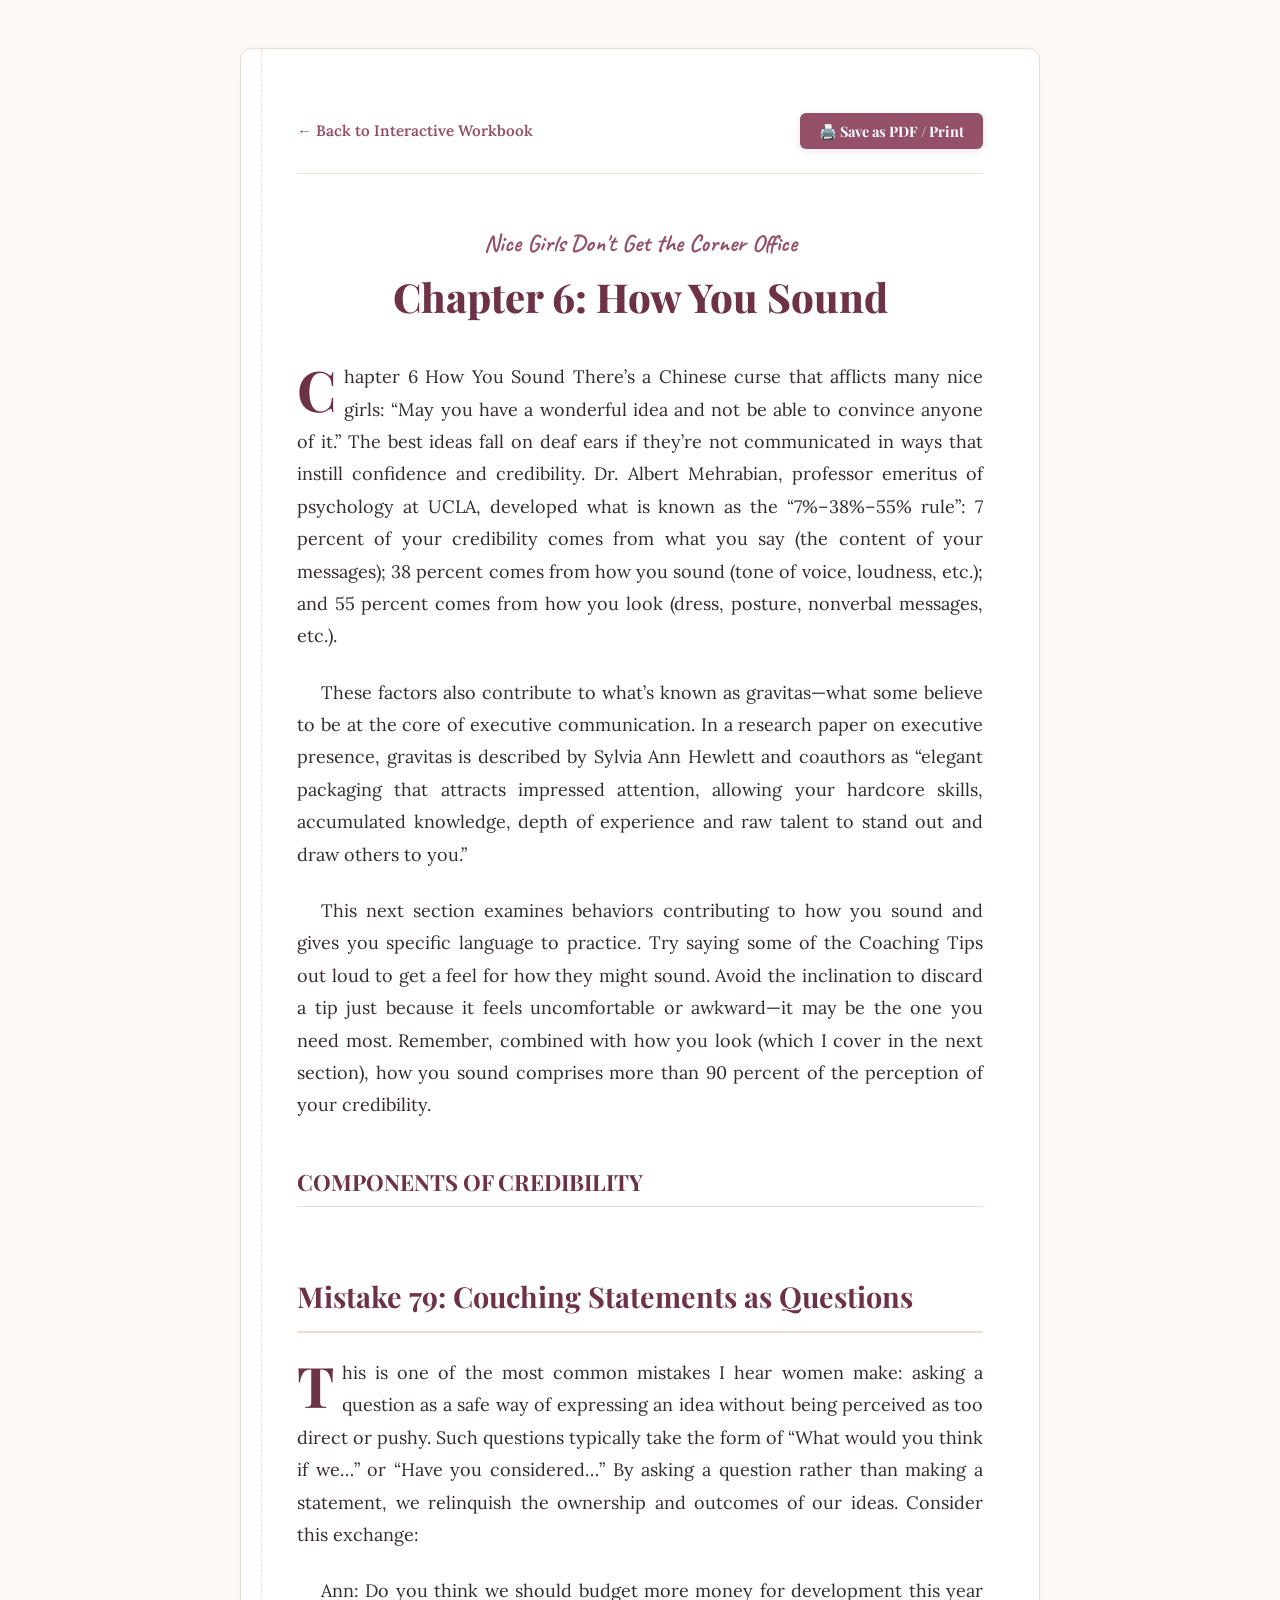
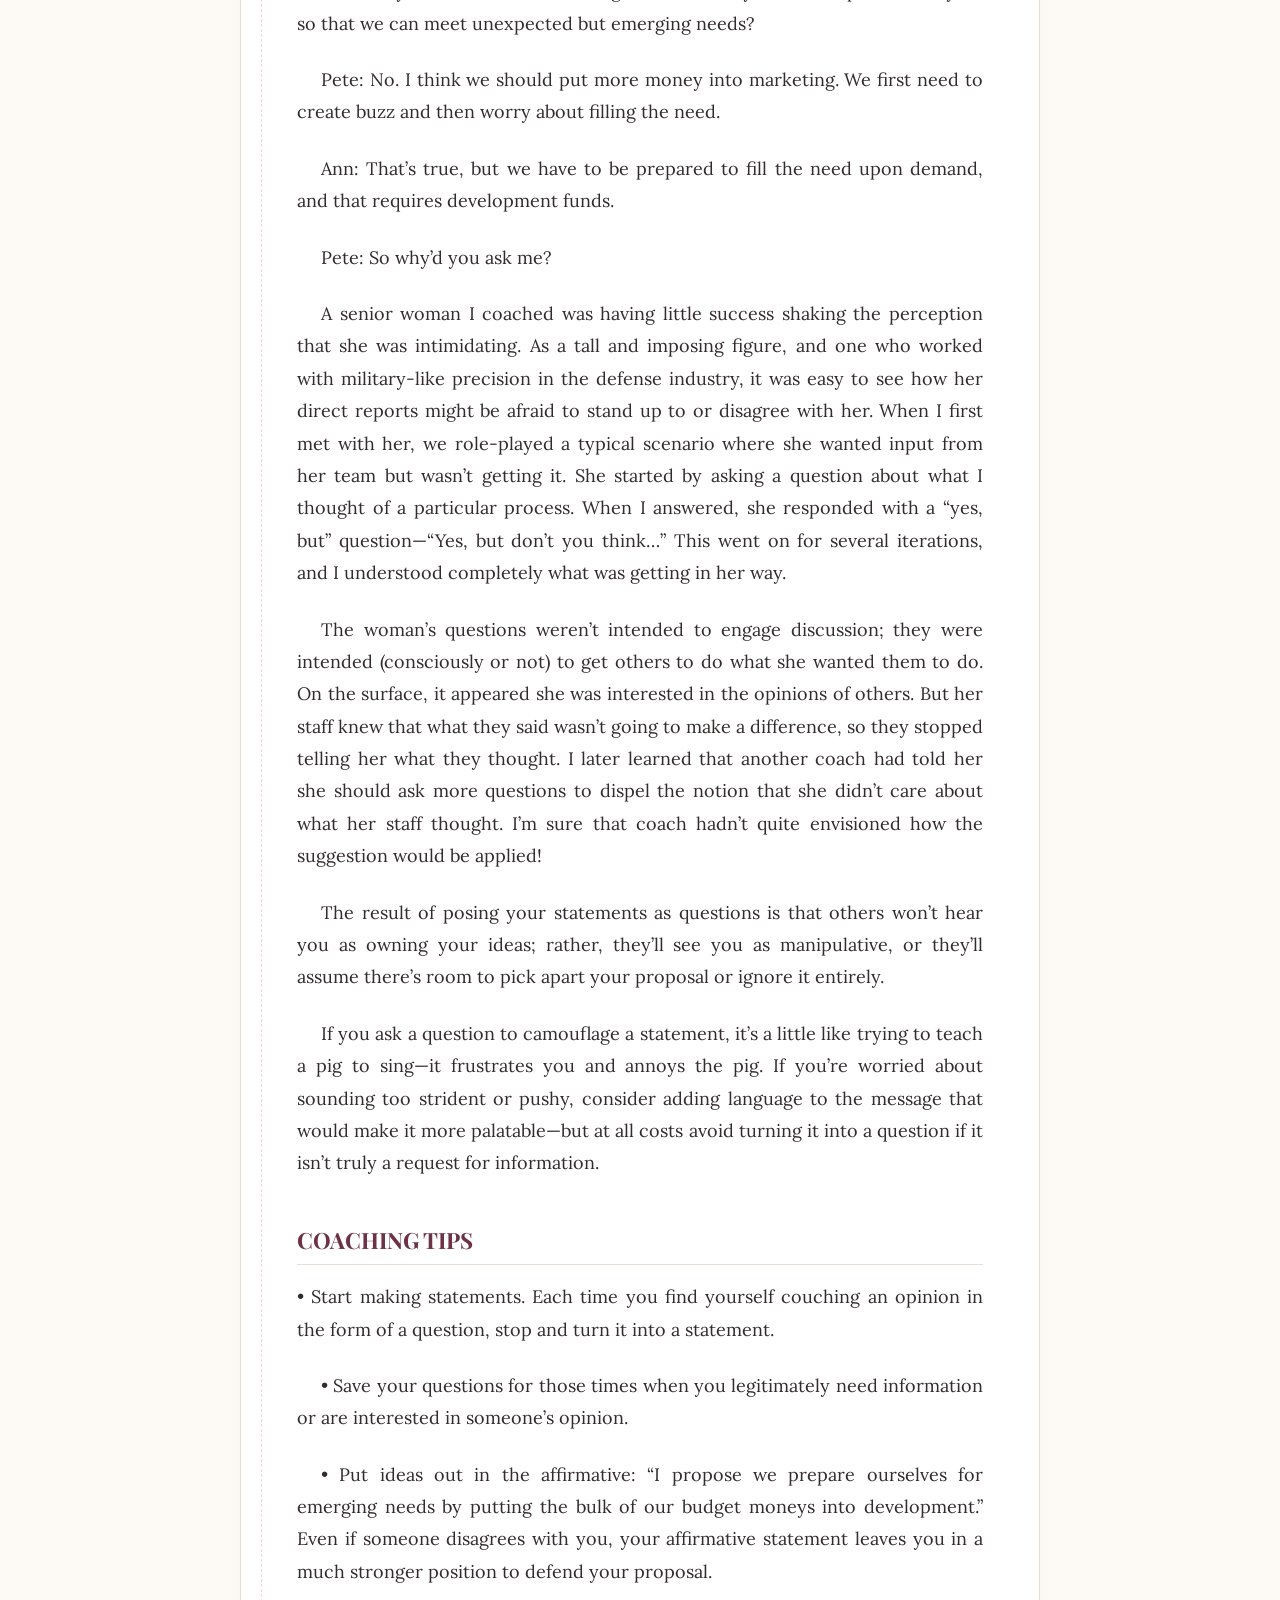
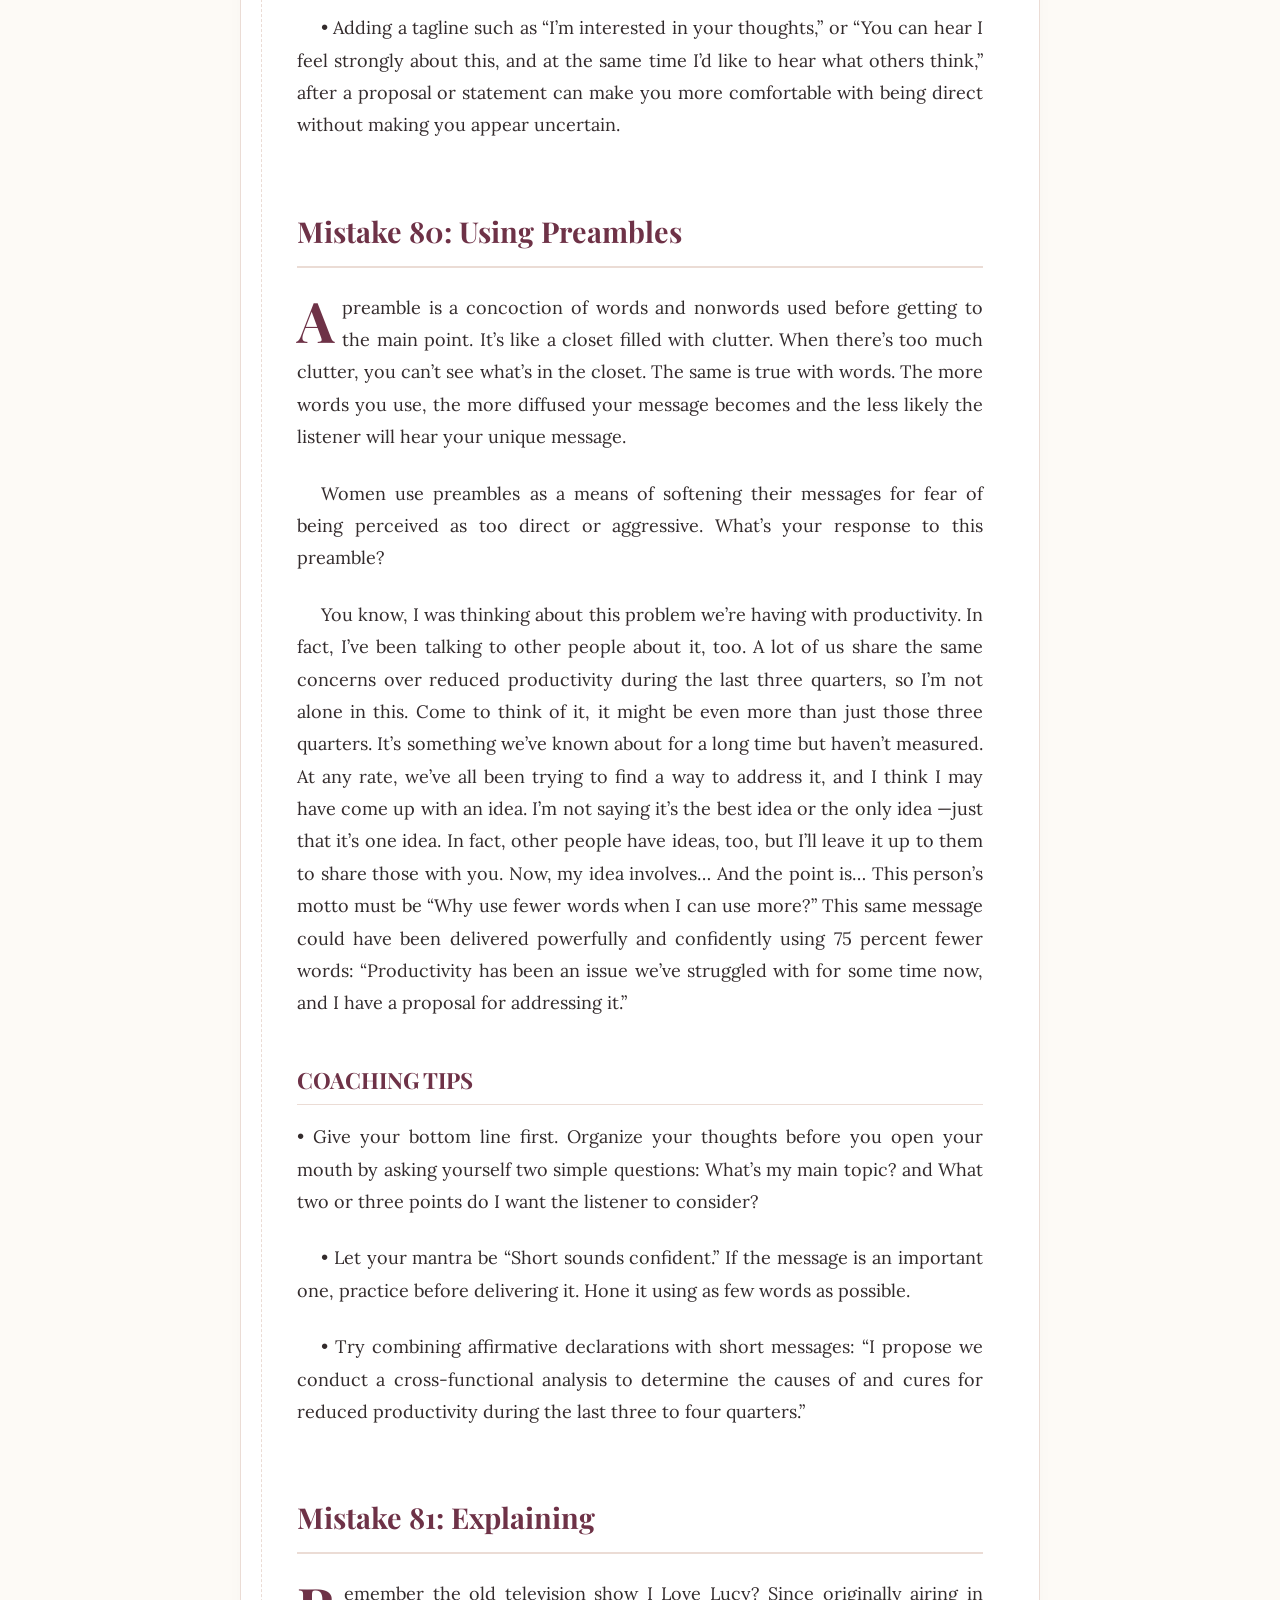
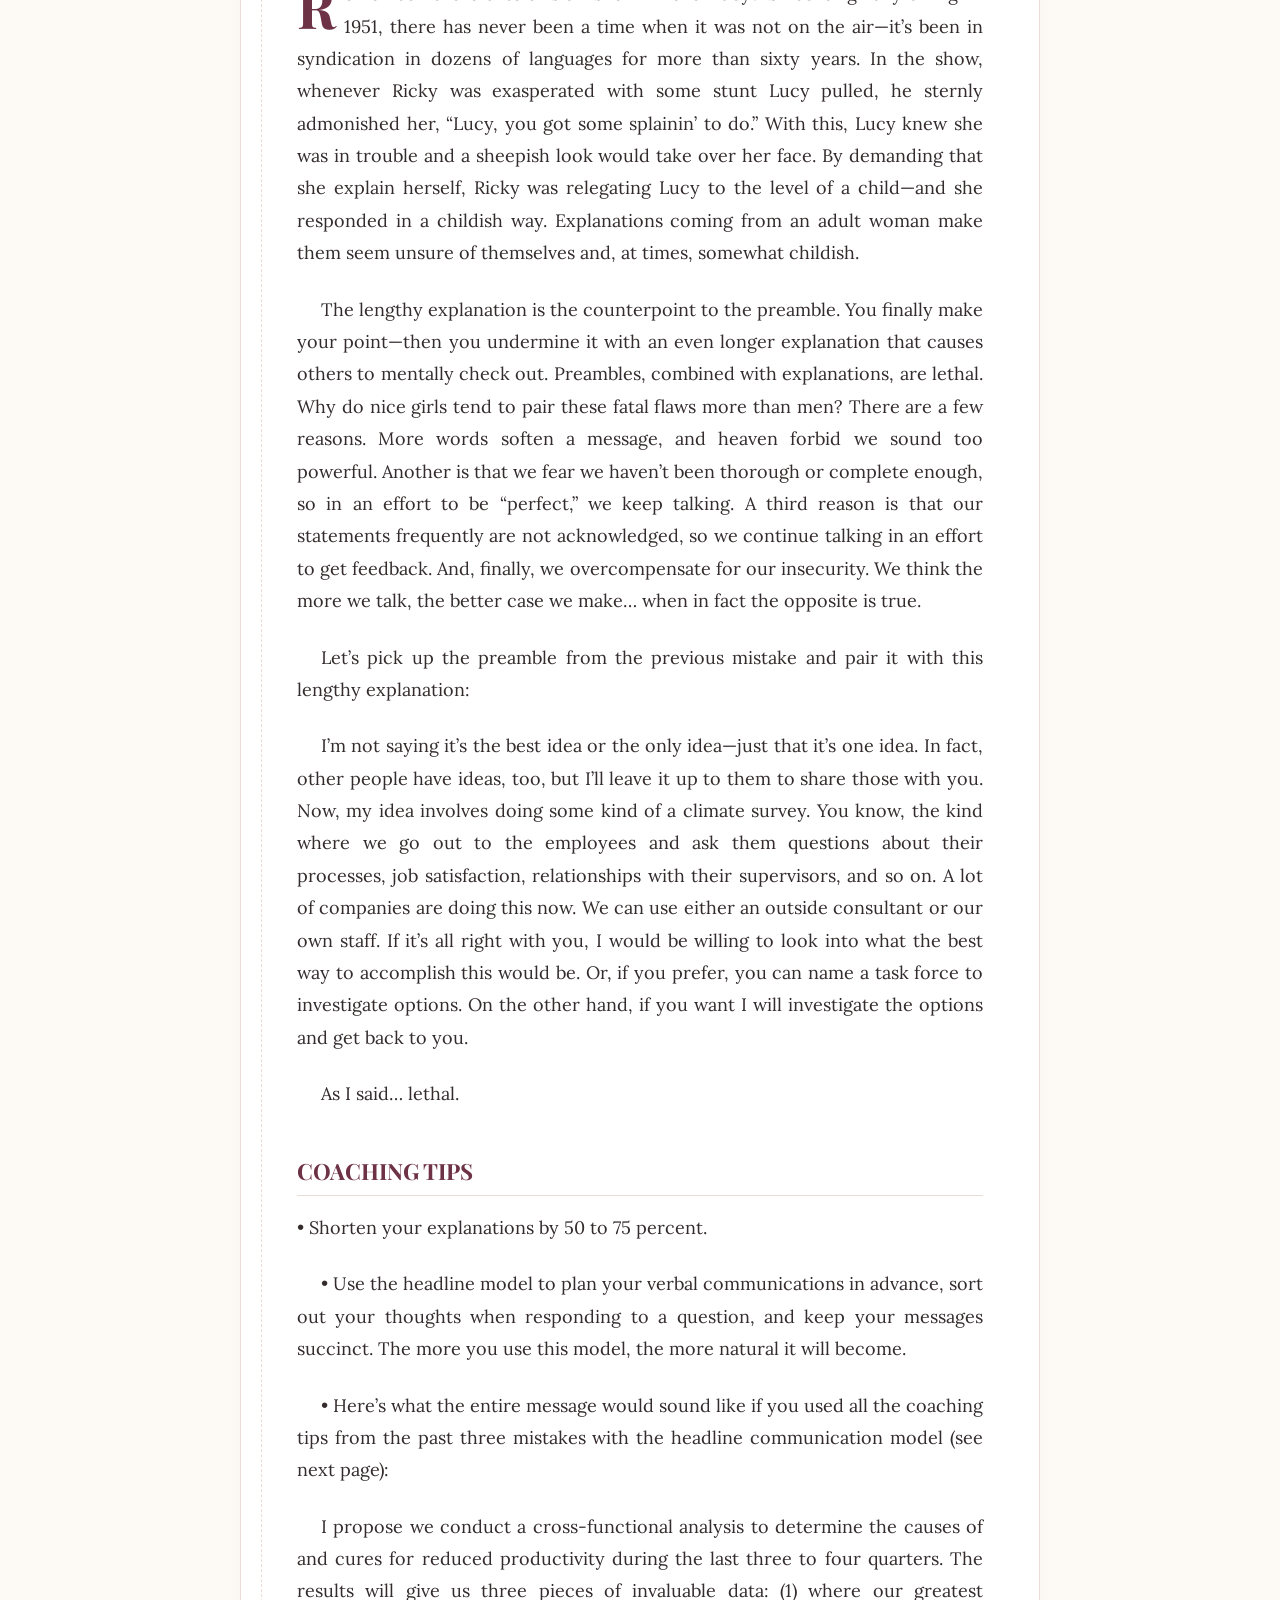
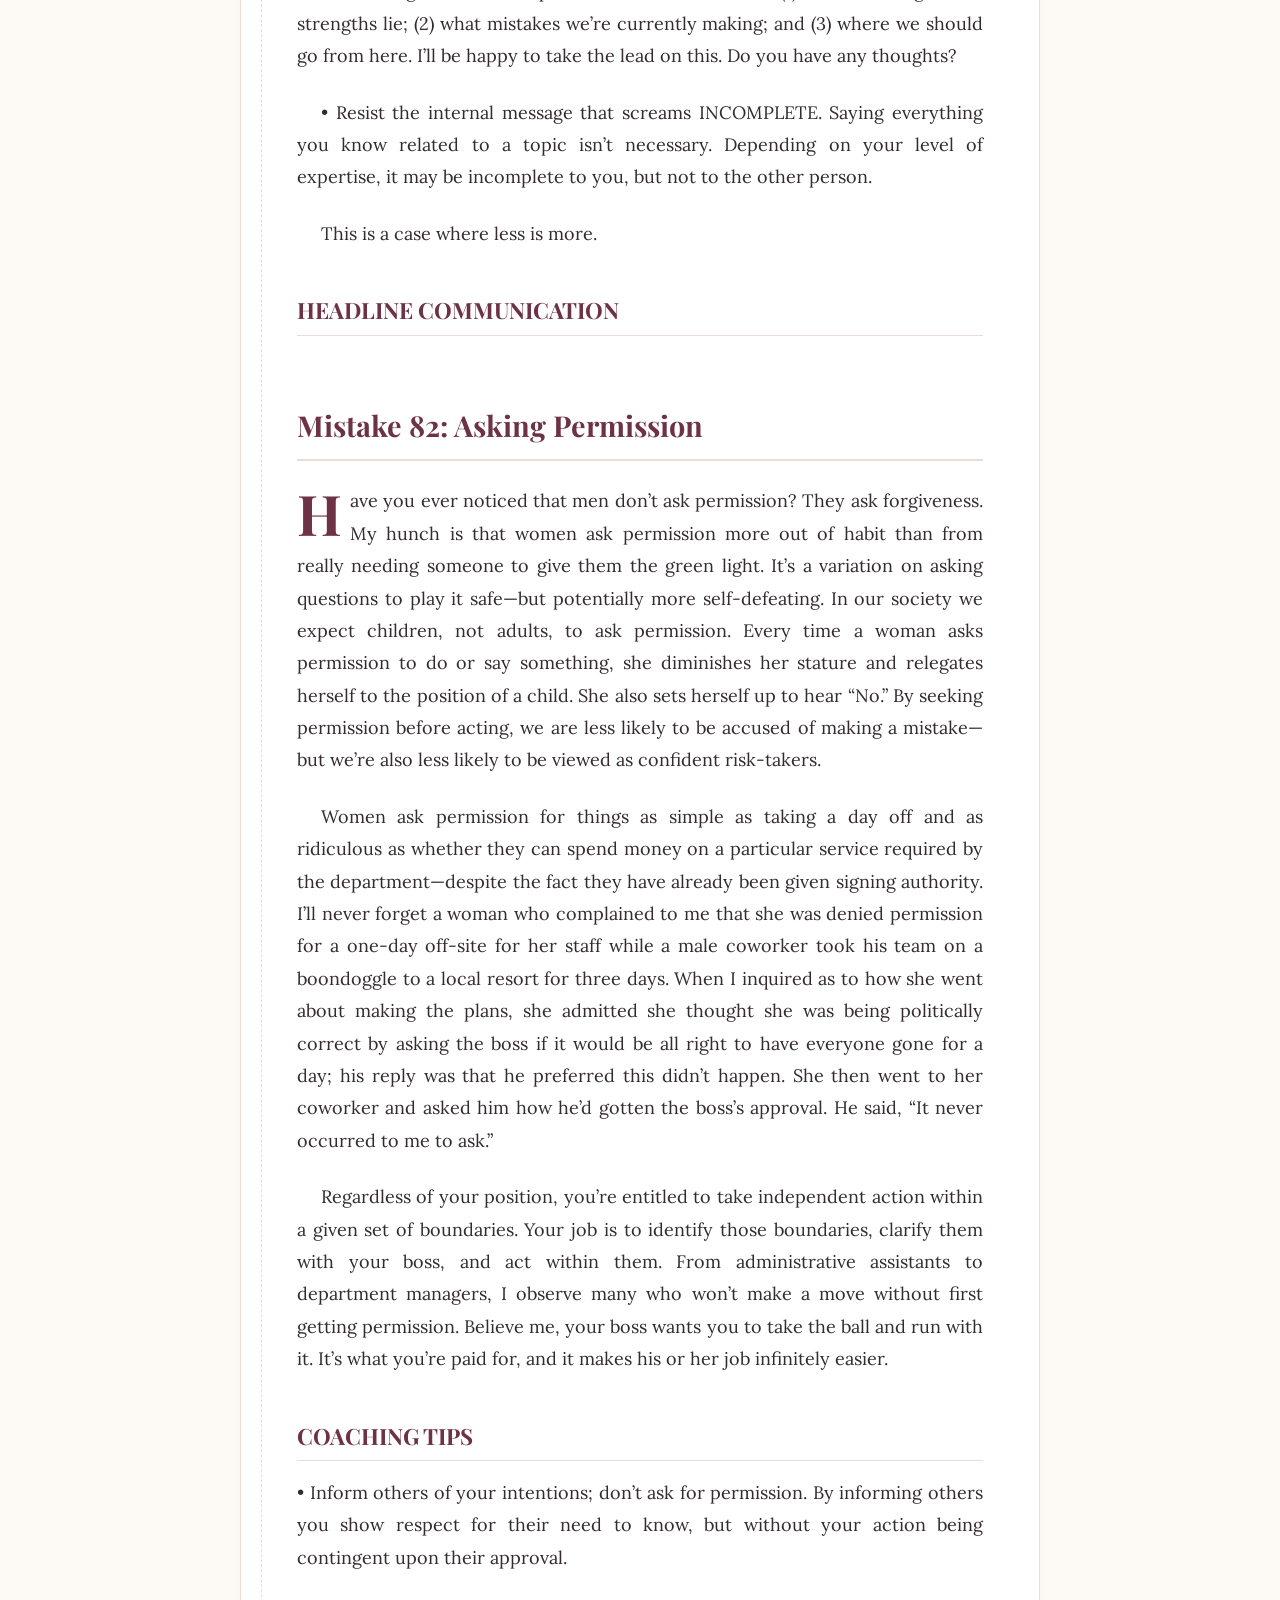
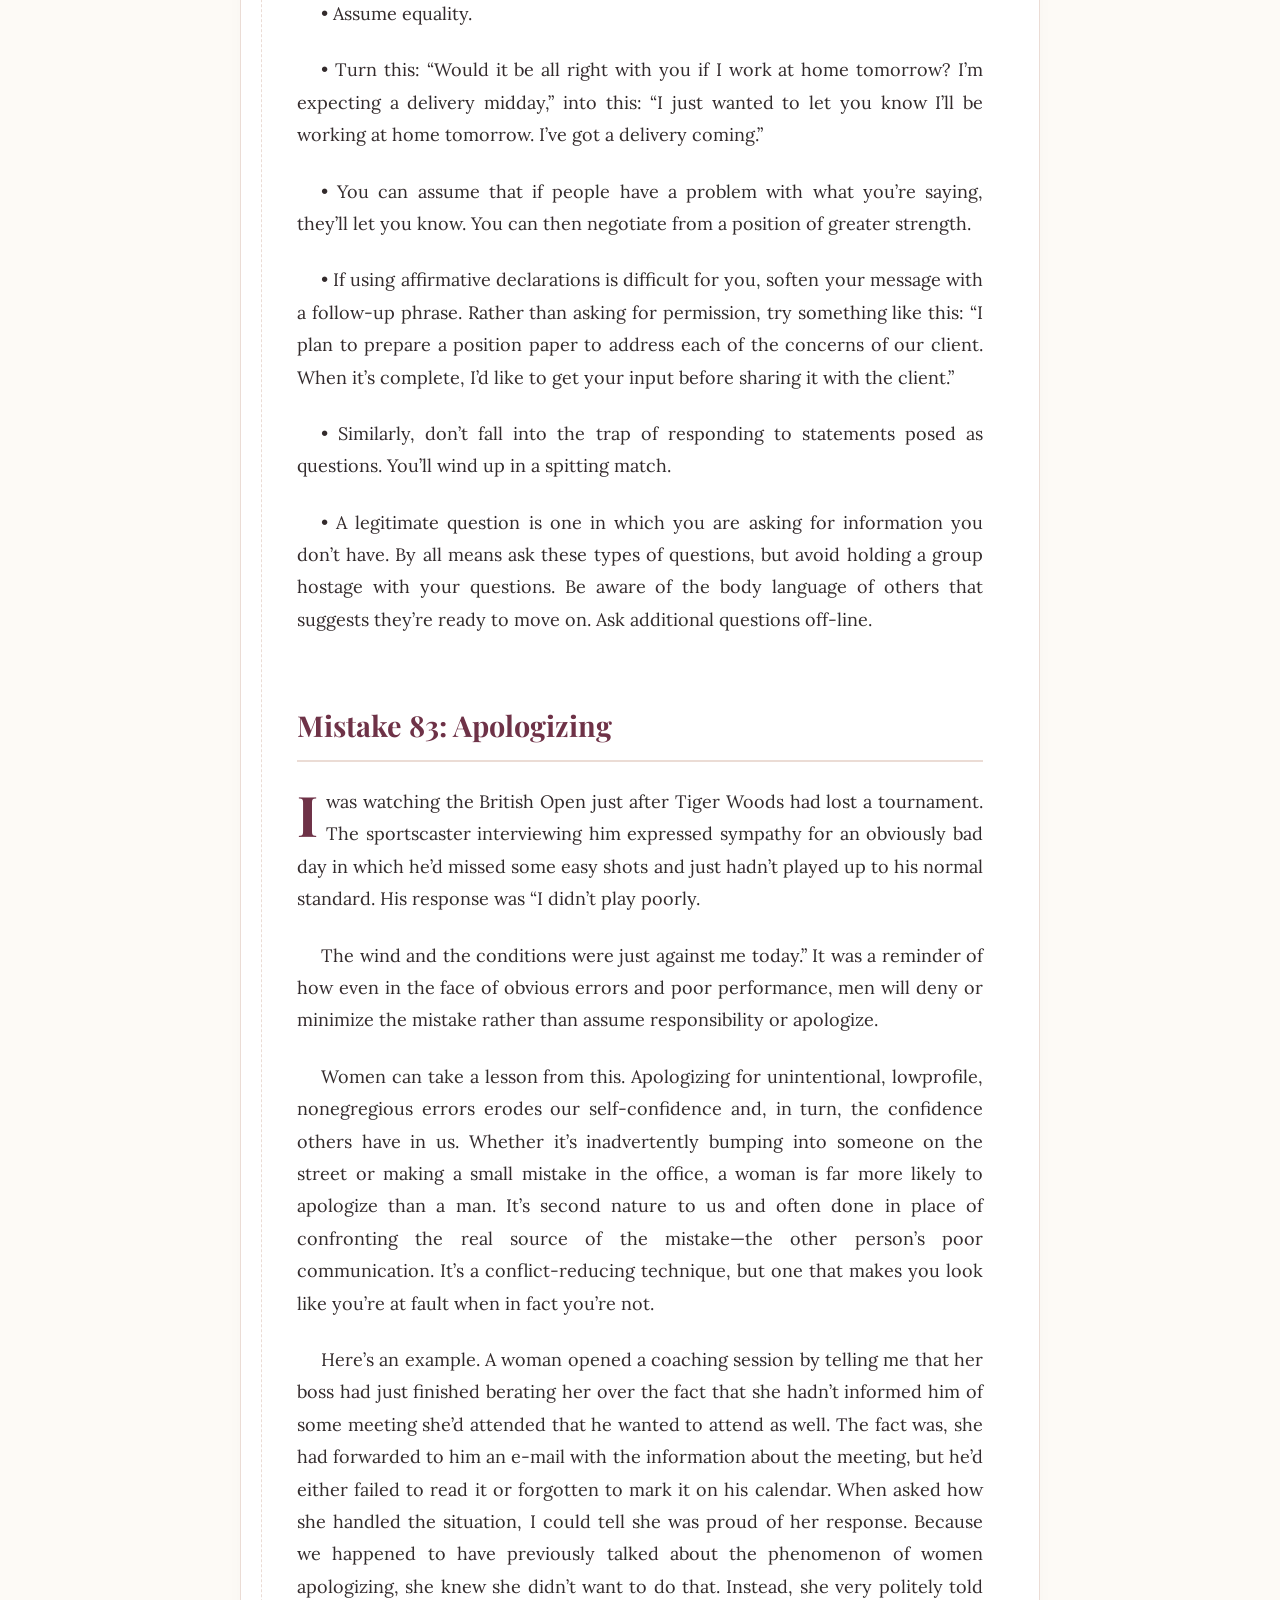
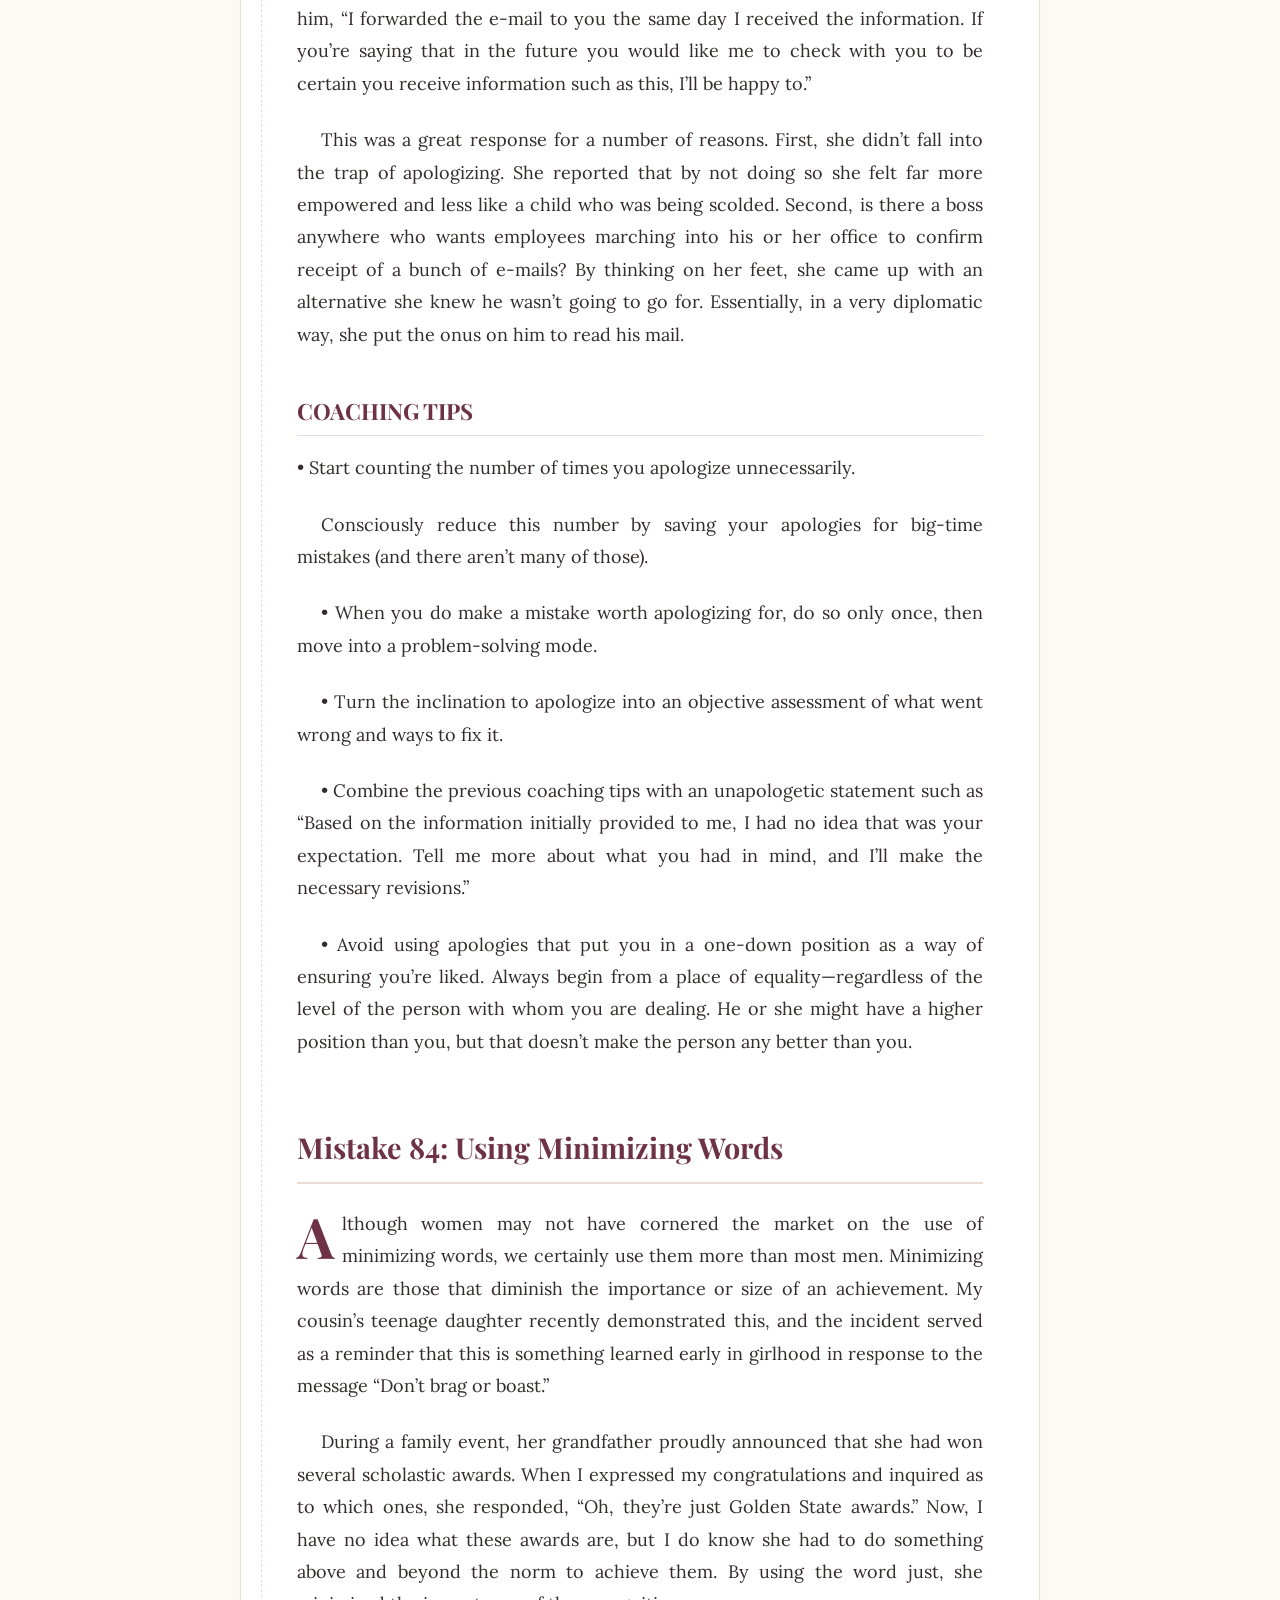
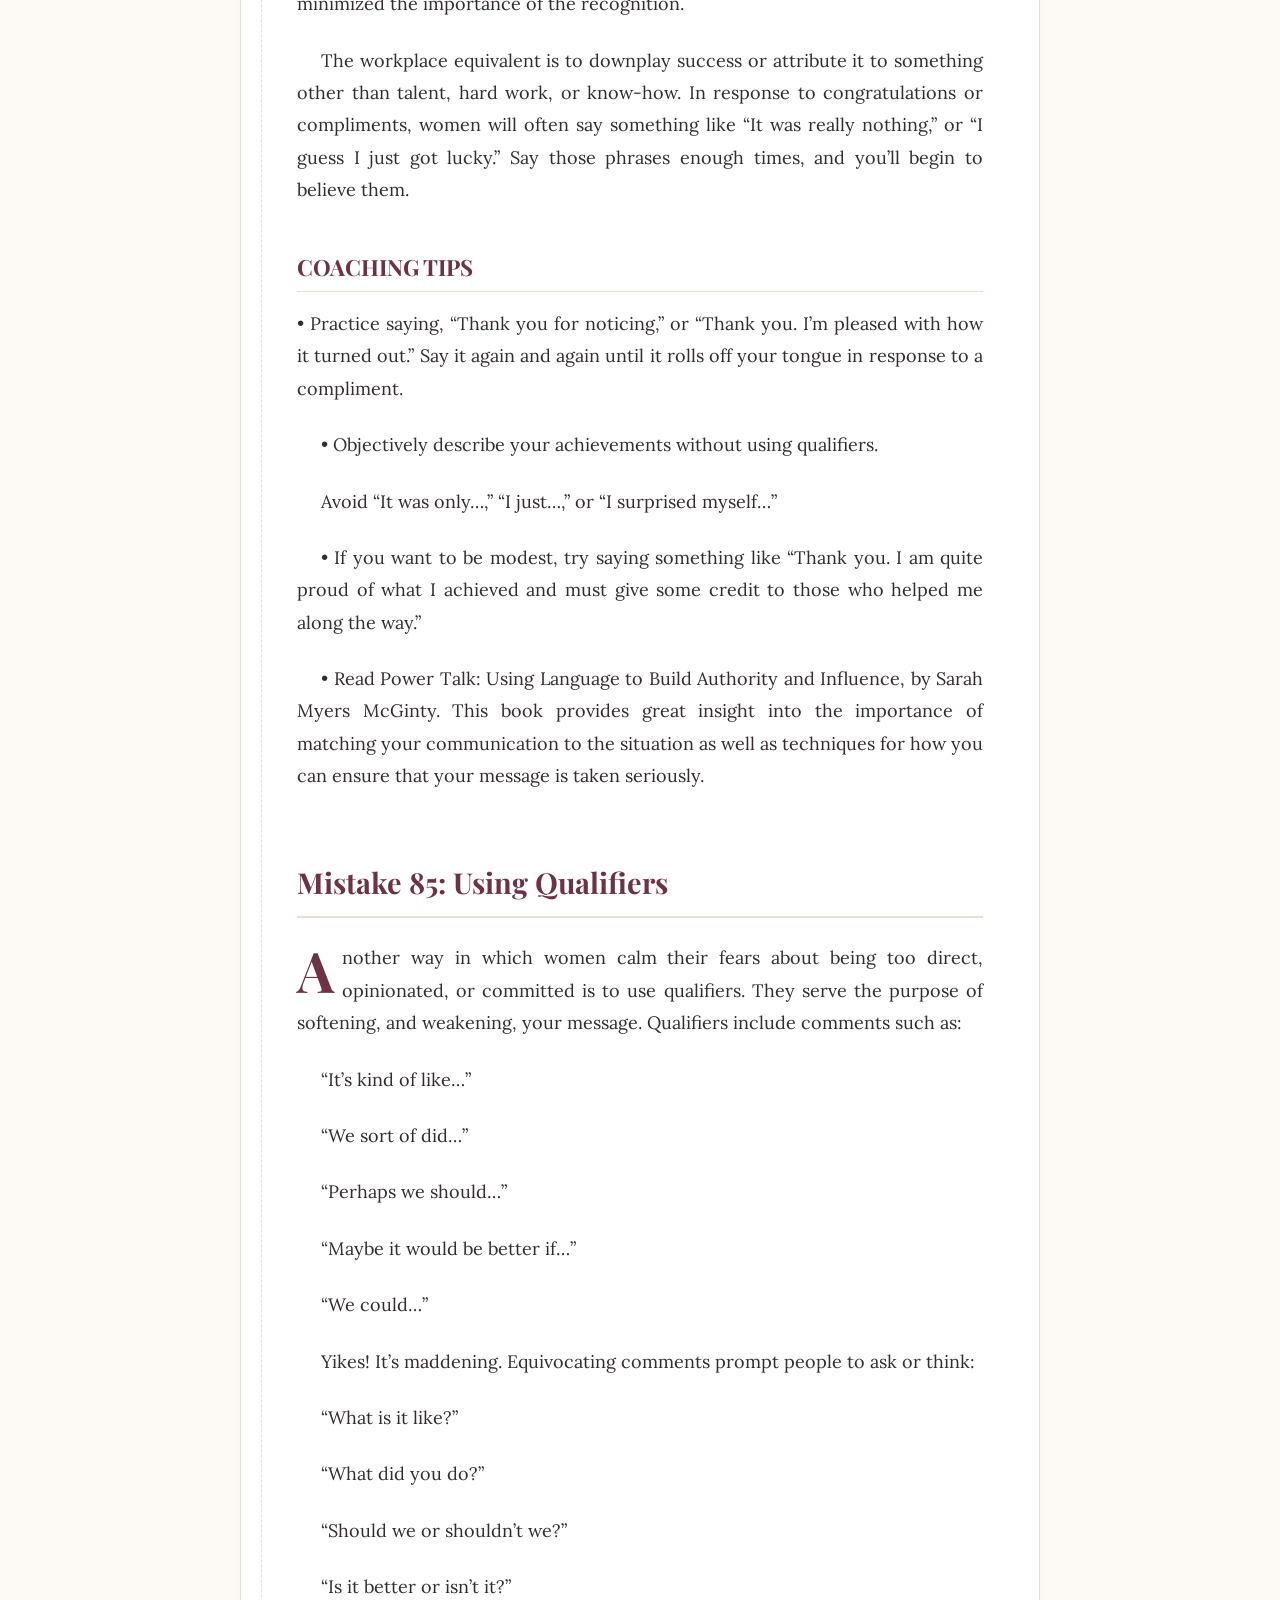
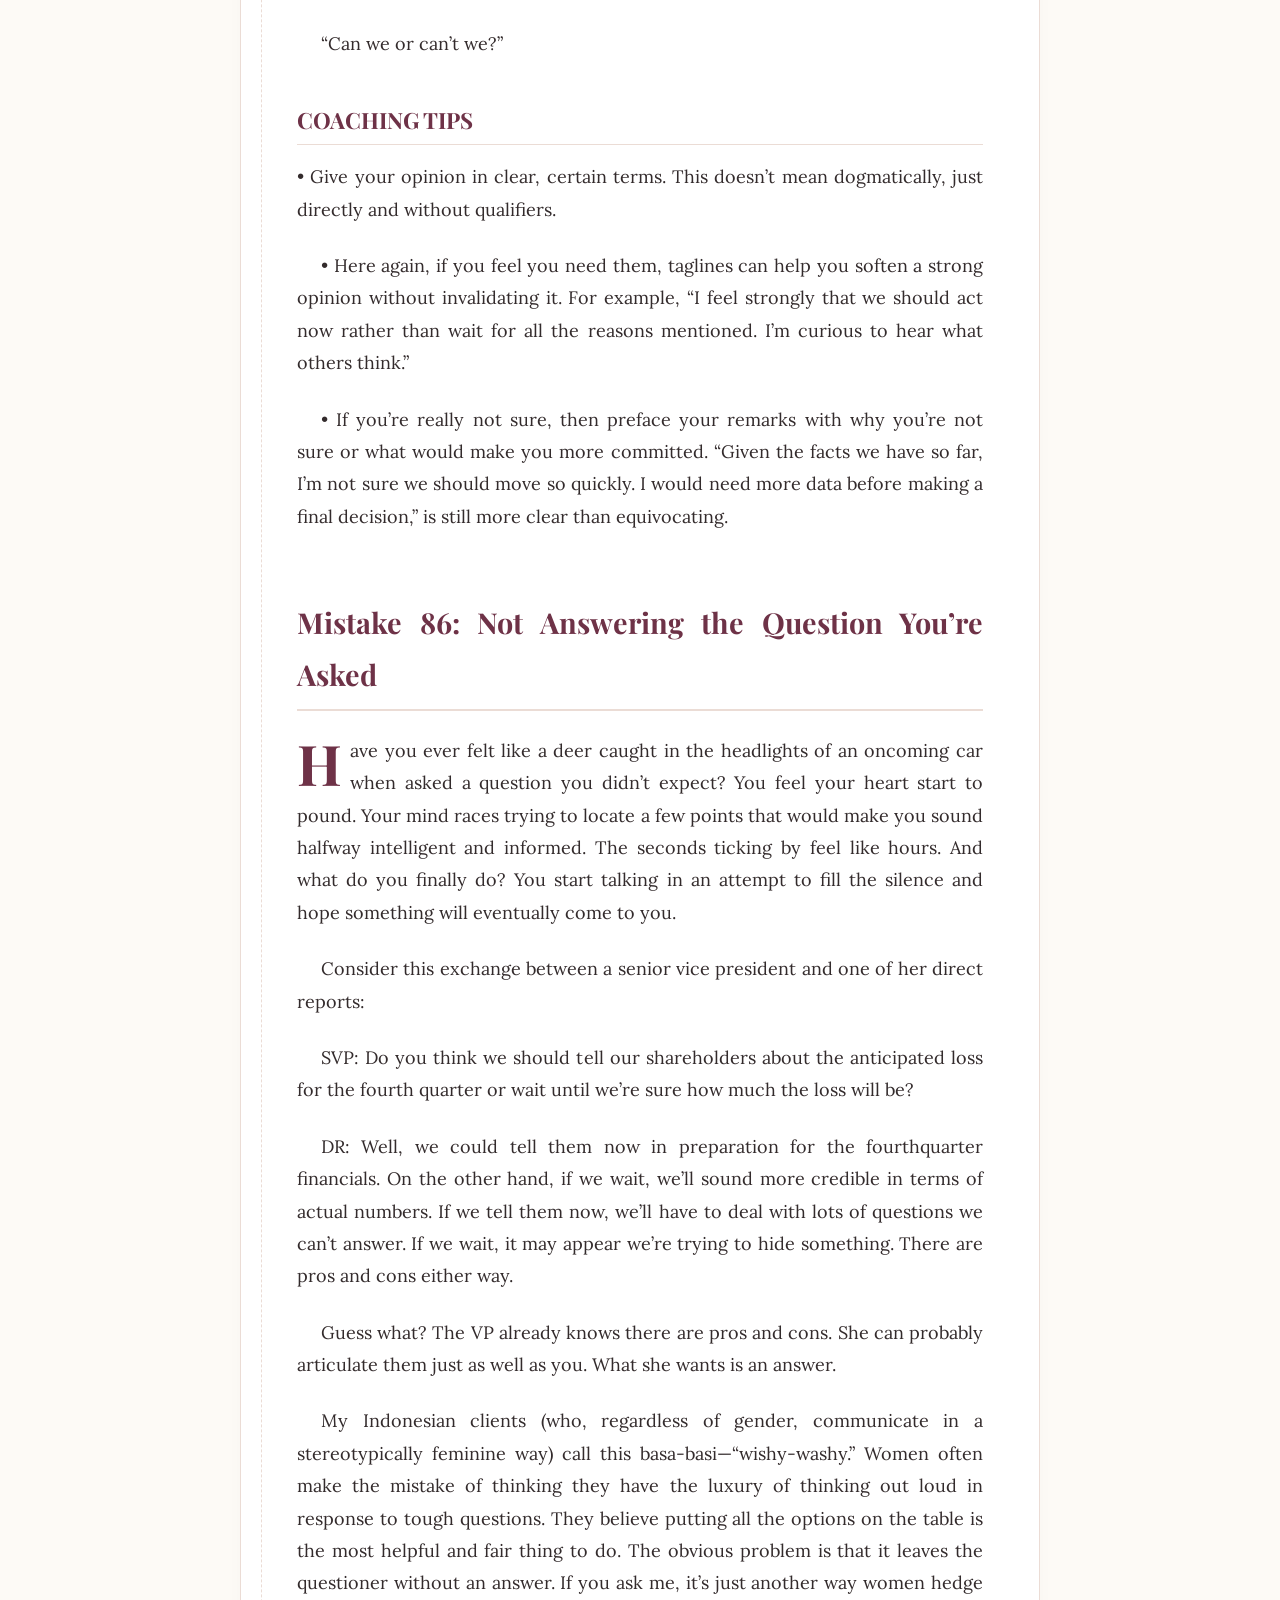
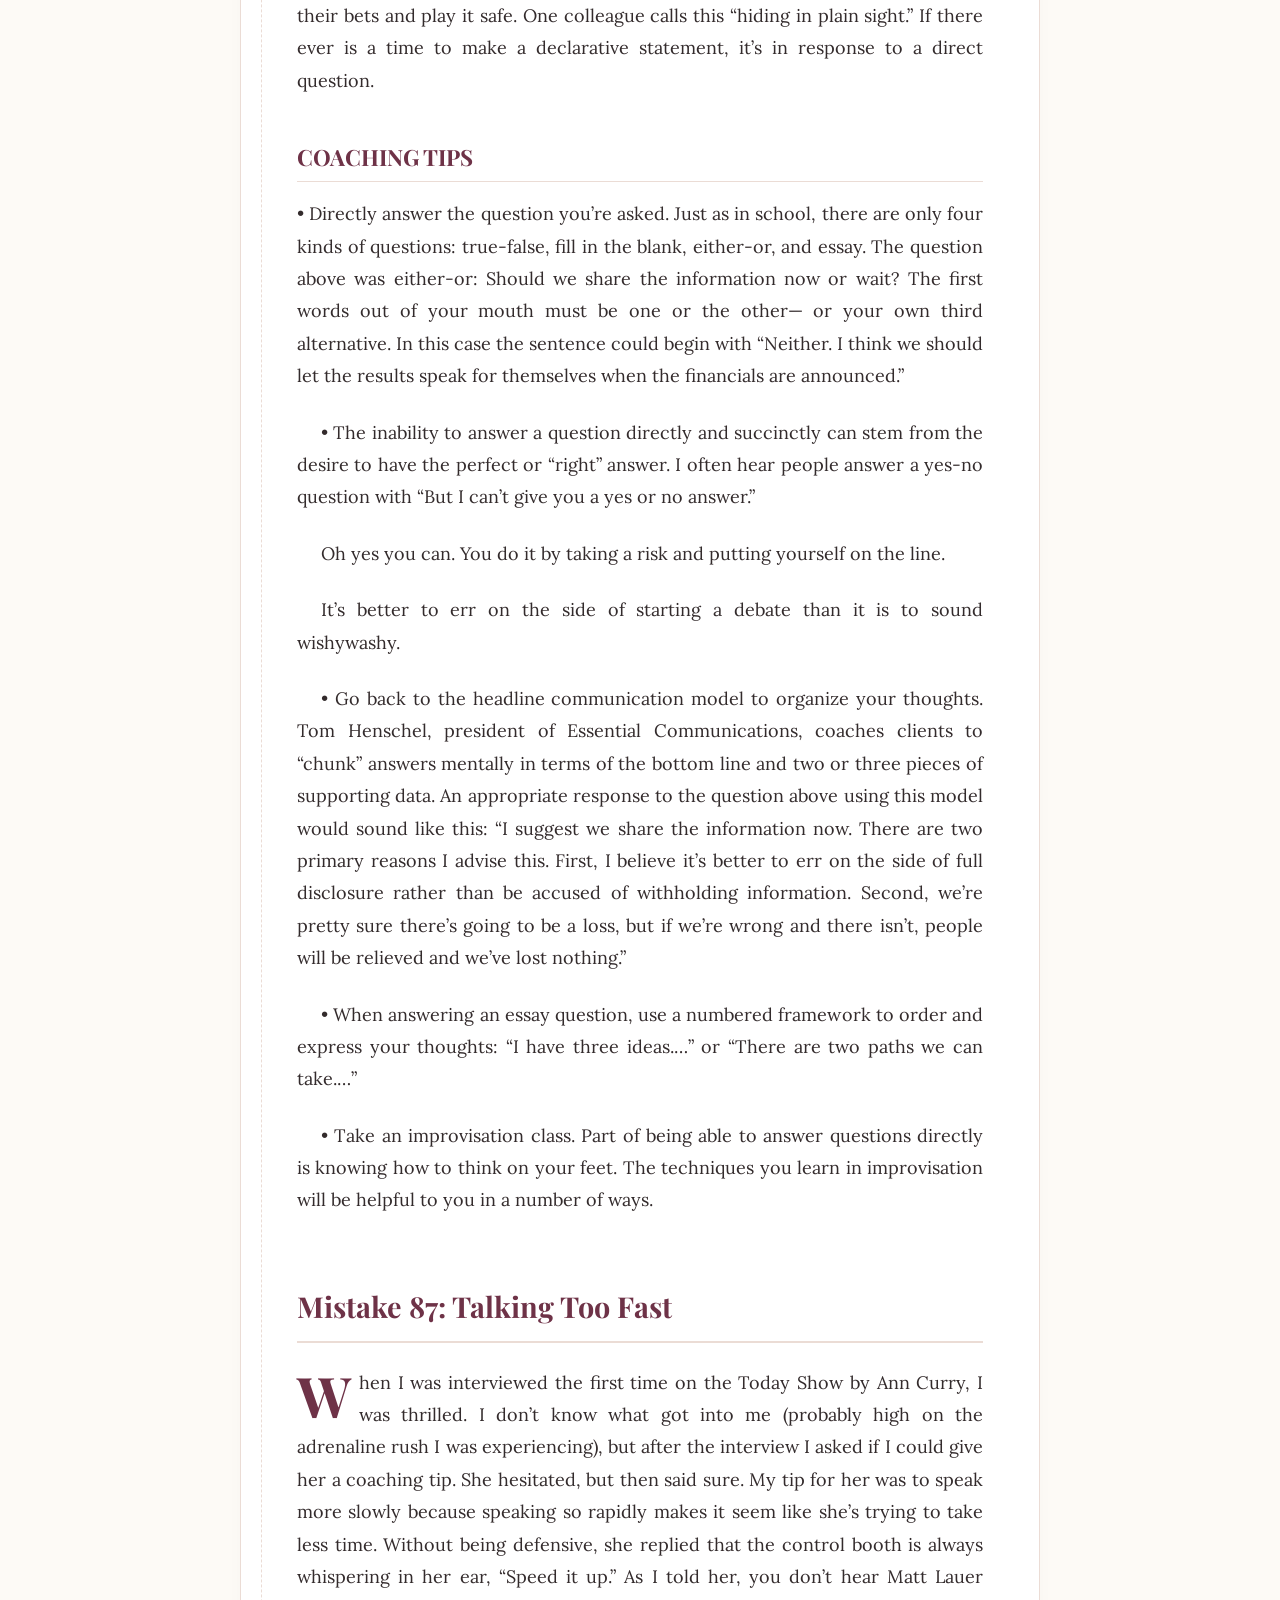
<file: chapters/chapter_6.html>
<!DOCTYPE html>
<html lang="en">
<head>
  <meta charset="UTF-8">
  <meta name="viewport" content="width=device-width, initial-scale=1.0">
  <title>Chapter 6: How You Sound - Reading Version</title>
  <style>
    @import url('https://fonts.googleapis.com/css2?family=Caveat:wght@400;700&family=Lora:ital,wght@0,400;0,500;0,600;0,700;1,400;1,500&family=Playfair+Display:ital,wght@0,400;0,600;0,700;0,800;1,400;1,600&display=swap');

    :root {
      --paper-bg: #fdfaf6;
      --paper-blush: #fbf5f5;
      --paper-edge: #ebdcd5;
      --ink-dark: #2e2426;
      --ink-rose: #945069;
      --ink-berry: #6e3247;
      --pencil-grey: #6b6062;
      --serif-heading: 'Playfair Display', Georgia, serif;
      --serif-body: 'Lora', 'Merriweather', Georgia, serif;
      --handwriting: 'Caveat', cursive;
    }

    * {
      box-sizing: border-box;
      margin: 0;
      padding: 0;
    }

    body {
      background-color: var(--paper-bg);
      color: var(--ink-dark);
      font-family: var(--serif-body);
      line-height: 1.8;
      font-size: 18px;
      padding: 3rem 1.5rem;
    }

    .container {
      max-width: 800px;
      margin: 0 auto;
      background-color: white;
      border: 1px solid var(--paper-edge);
      border-radius: 12px;
      padding: 4rem 3.5rem;
      box-shadow: 0 4px 20px rgba(0,0,0,0.02);
      position: relative;
    }

    /* Binder rings line */
    .container::before {
      content: '';
      position: absolute;
      top: 0;
      left: 20px;
      bottom: 0;
      width: 2px;
      border-left: 1px dashed var(--paper-edge);
    }

    header {
      display: flex;
      justify-content: space-between;
      align-items: center;
      margin-bottom: 3rem;
      border-bottom: 1px solid var(--paper-edge);
      padding-bottom: 1.5rem;
    }

    .back-link {
      color: var(--ink-rose);
      text-decoration: none;
      font-weight: 600;
      font-size: 0.95rem;
      display: flex;
      align-items: center;
      gap: 0.5rem;
      transition: color 0.2s ease;
    }

    .back-link:hover {
      color: var(--ink-berry);
    }

    .btn-print {
      background-color: var(--ink-rose);
      color: white;
      border: none;
      border-radius: 6px;
      padding: 0.5rem 1.2rem;
      font-family: var(--serif-heading);
      font-weight: bold;
      cursor: pointer;
      font-size: 0.9rem;
      box-shadow: 0 2px 8px rgba(148,80,105,0.15);
      transition: background-color 0.2s ease;
    }

    .btn-print:hover {
      background-color: var(--ink-berry);
    }

    .book-meta {
      text-align: center;
      margin-bottom: 2.5rem;
    }

    .book-eyebrow {
      font-family: var(--handwriting);
      font-size: 1.5rem;
      color: var(--ink-rose);
      font-weight: bold;
      margin-bottom: 0.5rem;
    }

    .chapter-title {
      font-family: var(--serif-heading);
      font-size: 2.5rem;
      color: var(--ink-berry);
      line-height: 1.2;
      margin-bottom: 1rem;
      font-weight: 800;
    }

    .reading-content {
      text-align: justify;
      color: #332b2c;
    }

    p {
      margin-bottom: 1.5rem;
      text-indent: 1.5rem;
    }

    p.first-p {
      text-indent: 0;
    }
    
    p.first-p::first-letter {
      font-family: var(--serif-heading);
      font-size: 3.5rem;
      float: left;
      line-height: 0.85;
      padding-right: 8px;
      margin-top: 4px;
      color: var(--ink-berry);
      font-weight: bold;
    }

    .mistake-heading {
      font-family: var(--serif-heading);
      font-size: 1.8rem;
      color: var(--ink-berry);
      margin-top: 4rem;
      margin-bottom: 1.5rem;
      border-bottom: 2px solid var(--paper-edge);
      padding-bottom: 0.5rem;
      font-weight: 700;
      page-break-before: always; /* Force start on a new page */
    }

    @media print {
      body {
        background-color: white;
        padding: 0;
        font-size: 12pt;
      }
      .container {
        border: none;
        box-shadow: none;
        padding: 0;
        max-width: 100%;
      }
      .container::before, header {
        display: none !important;
      }
      .mistake-heading {
        page-break-before: always;
        margin-top: 2in;
      }
      p {
        orphans: 3;
        widows: 3;
      }
    }
  </style>
</head>
<body>
  <div class="container">
    <header>
      <a href="../index.html" class="back-link">← Back to Interactive Workbook</a>
      <button class="btn-print" onclick="window.print()">🖨️ Save as PDF / Print</button>
    </header>

    <div class="book-meta">
      <div class="book-eyebrow">Nice Girls Don't Get the Corner Office</div>
      <h1 class="chapter-title">Chapter 6: How You Sound</h1>
    </div>

    <div class="reading-content">
      <p class="first-p">Chapter 6 How You Sound There’s a Chinese curse that afflicts many nice girls: “May you have a wonderful idea and not be able to convince anyone of it.” The best ideas fall on deaf ears if they’re not communicated in ways that instill confidence and credibility. Dr. Albert Mehrabian, professor emeritus of psychology at UCLA, developed what is known as the “7%–38%–55% rule”: 7 percent of your credibility comes from what you say (the content of your messages); 38 percent comes from how you sound (tone of voice, loudness, etc.); and 55 percent comes from how you look (dress, posture, nonverbal messages, etc.).</p>
<p>These factors also contribute to what’s known as gravitas—what some believe to be at the core of executive communication. In a research paper on executive presence, gravitas is described by Sylvia Ann Hewlett and coauthors as “elegant packaging that attracts impressed attention, allowing your hardcore skills, accumulated knowledge, depth of experience and raw talent to stand out and draw others to you.”</p>
<p>This next section examines behaviors contributing to how you sound and gives you specific language to practice. Try saying some of the Coaching Tips out loud to get a feel for how they might sound. Avoid the inclination to discard a tip just because it feels uncomfortable or awkward—it may be the one you need most. Remember, combined with how you look (which I cover in the next section), how you sound comprises more than 90 percent of the perception of your credibility.</p>
<h3 style="font-family: var(--serif-heading); font-size: 1.4rem; color: var(--ink-berry); margin-top: 2.5rem; margin-bottom: 1rem; font-weight: bold; border-bottom: 1px solid var(--paper-edge); padding-bottom: 0.25rem;">COMPONENTS OF CREDIBILITY</h3>
<h2 class="mistake-heading">Mistake 79: Couching Statements as Questions</h2>
<p class="first-p">This is one of the most common mistakes I hear women make: asking a question as a safe way of expressing an idea without being perceived as too direct or pushy. Such questions typically take the form of “What would you think if we…” or “Have you considered…” By asking a question rather than making a statement, we relinquish the ownership and outcomes of our ideas. Consider this exchange:</p>
<p>Ann: Do you think we should budget more money for development this year so that we can meet unexpected but emerging needs?</p>
<p>Pete: No. I think we should put more money into marketing. We first need to create buzz and then worry about filling the need.</p>
<p>Ann: That’s true, but we have to be prepared to fill the need upon demand, and that requires development funds.</p>
<p>Pete: So why’d you ask me?</p>
<p>A senior woman I coached was having little success shaking the perception that she was intimidating. As a tall and imposing figure, and one who worked with military-like precision in the defense industry, it was easy to see how her direct reports might be afraid to stand up to or disagree with her. When I first met with her, we role-played a typical scenario where she wanted input from her team but wasn’t getting it. She started by asking a question about what I thought of a particular process. When I answered, she responded with a “yes, but” question—“Yes, but don’t you think…” This went on for several iterations, and I understood completely what was getting in her way.</p>
<p>The woman’s questions weren’t intended to engage discussion; they were intended (consciously or not) to get others to do what she wanted them to do. On the surface, it appeared she was interested in the opinions of others. But her staff knew that what they said wasn’t going to make a difference, so they stopped telling her what they thought. I later learned that another coach had told her she should ask more questions to dispel the notion that she didn’t care about what her staff thought. I’m sure that coach hadn’t quite envisioned how the suggestion would be applied!</p>
<p>The result of posing your statements as questions is that others won’t hear you as owning your ideas; rather, they’ll see you as manipulative, or they’ll assume there’s room to pick apart your proposal or ignore it entirely.</p>
<p>If you ask a question to camouflage a statement, it’s a little like trying to teach a pig to sing—it frustrates you and annoys the pig. If you’re worried about sounding too strident or pushy, consider adding language to the message that would make it more palatable—but at all costs avoid turning it into a question if it isn’t truly a request for information.</p>
<h3 style="font-family: var(--serif-heading); font-size: 1.4rem; color: var(--ink-berry); margin-top: 2.5rem; margin-bottom: 1rem; font-weight: bold; border-bottom: 1px solid var(--paper-edge); padding-bottom: 0.25rem;">COACHING TIPS</h3>
<p class="first-p">•   Start making statements. Each time you find yourself couching an opinion in the form of a question, stop and turn it into a statement.</p>
<p>•   Save your questions for those times when you legitimately need information or are interested in someone’s opinion.</p>
<p>•   Put ideas out in the affirmative: “I propose we prepare ourselves for emerging needs by putting the bulk of our budget moneys into development.” Even if someone disagrees with you, your affirmative statement leaves you in a much stronger position to defend your proposal.</p>
<p>•   Adding a tagline such as “I’m interested in your thoughts,” or “You can hear I feel strongly about this, and at the same time I’d like to hear what others think,” after a proposal or statement can make you more comfortable with being direct without making you appear uncertain.</p>
<h2 class="mistake-heading">Mistake 80: Using Preambles</h2>
<p class="first-p">A preamble is a concoction of words and nonwords used before getting to the main point. It’s like a closet filled with clutter. When there’s too much clutter, you can’t see what’s in the closet. The same is true with words. The more words you use, the more diffused your message becomes and the less likely the listener will hear your unique message.</p>
<p>Women use preambles as a means of softening their messages for fear of being perceived as too direct or aggressive. What’s your response to this preamble?</p>
<p>You know, I was thinking about this problem we’re having with productivity. In fact, I’ve been talking to other people about it, too. A lot of us share the same concerns over reduced productivity during the last three quarters, so I’m not alone in this. Come to think of it, it might be even more than just those three quarters. It’s something we’ve known about for a long time but haven’t measured. At any rate, we’ve all been trying to find a way to address it, and I think I may have come up with an idea. I’m not saying it’s the best idea or the only idea —just that it’s one idea. In fact, other people have ideas, too, but I’ll leave it up to them to share those with you. Now, my idea involves… And the point is… This person’s motto must be “Why use fewer words when I can use more?” This same message could have been delivered powerfully and confidently using 75 percent fewer words: “Productivity has been an issue we’ve struggled with for some time now, and I have a proposal for addressing it.”</p>
<h3 style="font-family: var(--serif-heading); font-size: 1.4rem; color: var(--ink-berry); margin-top: 2.5rem; margin-bottom: 1rem; font-weight: bold; border-bottom: 1px solid var(--paper-edge); padding-bottom: 0.25rem;">COACHING TIPS</h3>
<p class="first-p">•   Give your bottom line first. Organize your thoughts before you open your mouth by asking yourself two simple questions: What’s my main topic? and What two or three points do I want the listener to consider?</p>
<p>•   Let your mantra be “Short sounds confident.” If the message is an important one, practice before delivering it. Hone it using as few words as possible.</p>
<p>•   Try combining affirmative declarations with short messages: “I propose we conduct a cross-functional analysis to determine the causes of and cures for reduced productivity during the last three to four quarters.”</p>
<h2 class="mistake-heading">Mistake 81: Explaining</h2>
<p class="first-p">Remember the old television show I Love Lucy? Since originally airing in 1951, there has never been a time when it was not on the air—it’s been in syndication in dozens of languages for more than sixty years. In the show, whenever Ricky was exasperated with some stunt Lucy pulled, he sternly admonished her, “Lucy, you got some splainin’ to do.” With this, Lucy knew she was in trouble and a sheepish look would take over her face. By demanding that she explain herself, Ricky was relegating Lucy to the level of a child—and she responded in a childish way. Explanations coming from an adult woman make them seem unsure of themselves and, at times, somewhat childish.</p>
<p>The lengthy explanation is the counterpoint to the preamble. You finally make your point—then you undermine it with an even longer explanation that causes others to mentally check out. Preambles, combined with explanations, are lethal. Why do nice girls tend to pair these fatal flaws more than men? There are a few reasons. More words soften a message, and heaven forbid we sound too powerful. Another is that we fear we haven’t been thorough or complete enough, so in an effort to be “perfect,” we keep talking. A third reason is that our statements frequently are not acknowledged, so we continue talking in an effort to get feedback. And, finally, we overcompensate for our insecurity. We think the more we talk, the better case we make… when in fact the opposite is true.</p>
<p>Let’s pick up the preamble from the previous mistake and pair it with this lengthy explanation:</p>
<p>I’m not saying it’s the best idea or the only idea—just that it’s one idea. In fact, other people have ideas, too, but I’ll leave it up to them to share those with you. Now, my idea involves doing some kind of a climate survey. You know, the kind where we go out to the employees and ask them questions about their processes, job satisfaction, relationships with their supervisors, and so on. A lot of companies are doing this now. We can use either an outside consultant or our own staff. If it’s all right with you, I would be willing to look into what the best way to accomplish this would be. Or, if you prefer, you can name a task force to investigate options. On the other hand, if you want I will investigate the options and get back to you.</p>
<p>As I said… lethal.</p>
<h3 style="font-family: var(--serif-heading); font-size: 1.4rem; color: var(--ink-berry); margin-top: 2.5rem; margin-bottom: 1rem; font-weight: bold; border-bottom: 1px solid var(--paper-edge); padding-bottom: 0.25rem;">COACHING TIPS</h3>
<p class="first-p">•   Shorten your explanations by 50 to 75 percent.</p>
<p>•   Use the headline model to plan your verbal communications in advance, sort out your thoughts when responding to a question, and keep your messages succinct. The more you use this model, the more natural it will become.</p>
<p>•   Here’s what the entire message would sound like if you used all the coaching tips from the past three mistakes with the headline communication model (see next page):</p>
<p>I propose we conduct a cross-functional analysis to determine the causes of and cures for reduced productivity during the last three to four quarters. The results will give us three pieces of invaluable data: (1) where our greatest strengths lie; (2) what mistakes we’re currently making; and (3) where we should go from here. I’ll be happy to take the lead on this. Do you have any thoughts?</p>
<p>•   Resist the internal message that screams INCOMPLETE. Saying everything you know related to a topic isn’t necessary. Depending on your level of expertise, it may be incomplete to you, but not to the other person.</p>
<p>This is a case where less is more.</p>
<h3 style="font-family: var(--serif-heading); font-size: 1.4rem; color: var(--ink-berry); margin-top: 2.5rem; margin-bottom: 1rem; font-weight: bold; border-bottom: 1px solid var(--paper-edge); padding-bottom: 0.25rem;">HEADLINE COMMUNICATION</h3>
<h2 class="mistake-heading">Mistake 82: Asking Permission</h2>
<p class="first-p">Have you ever noticed that men don’t ask permission? They ask forgiveness. My hunch is that women ask permission more out of habit than from really needing someone to give them the green light. It’s a variation on asking questions to play it safe—but potentially more self-defeating. In our society we expect children, not adults, to ask permission. Every time a woman asks permission to do or say something, she diminishes her stature and relegates herself to the position of a child. She also sets herself up to hear “No.” By seeking permission before acting, we are less likely to be accused of making a mistake—but we’re also less likely to be viewed as confident risk-takers.</p>
<p>Women ask permission for things as simple as taking a day off and as ridiculous as whether they can spend money on a particular service required by the department—despite the fact they have already been given signing authority. I’ll never forget a woman who complained to me that she was denied permission for a one-day off-site for her staff while a male coworker took his team on a boondoggle to a local resort for three days. When I inquired as to how she went about making the plans, she admitted she thought she was being politically correct by asking the boss if it would be all right to have everyone gone for a day; his reply was that he preferred this didn’t happen. She then went to her coworker and asked him how he’d gotten the boss’s approval. He said, “It never occurred to me to ask.”</p>
<p>Regardless of your position, you’re entitled to take independent action within a given set of boundaries. Your job is to identify those boundaries, clarify them with your boss, and act within them. From administrative assistants to department managers, I observe many who won’t make a move without first getting permission. Believe me, your boss wants you to take the ball and run with it. It’s what you’re paid for, and it makes his or her job infinitely easier.</p>
<h3 style="font-family: var(--serif-heading); font-size: 1.4rem; color: var(--ink-berry); margin-top: 2.5rem; margin-bottom: 1rem; font-weight: bold; border-bottom: 1px solid var(--paper-edge); padding-bottom: 0.25rem;">COACHING TIPS</h3>
<p class="first-p">•   Inform others of your intentions; don’t ask for permission. By informing others you show respect for their need to know, but without your action being contingent upon their approval.</p>
<p>•   Assume equality.</p>
<p>•   Turn this: “Would it be all right with you if I work at home tomorrow? I’m expecting a delivery midday,” into this: “I just wanted to let you know I’ll be working at home tomorrow. I’ve got a delivery coming.”</p>
<p>•   You can assume that if people have a problem with what you’re saying, they’ll let you know. You can then negotiate from a position of greater strength.</p>
<p>•   If using affirmative declarations is difficult for you, soften your message with a follow-up phrase. Rather than asking for permission, try something like this: “I plan to prepare a position paper to address each of the concerns of our client. When it’s complete, I’d like to get your input before sharing it with the client.”</p>
<p>•   Similarly, don’t fall into the trap of responding to statements posed as questions. You’ll wind up in a spitting match.</p>
<p>•   A legitimate question is one in which you are asking for information you don’t have. By all means ask these types of questions, but avoid holding a group hostage with your questions. Be aware of the body language of others that suggests they’re ready to move on. Ask additional questions off-line.</p>
<h2 class="mistake-heading">Mistake 83: Apologizing</h2>
<p class="first-p">I was watching the British Open just after Tiger Woods had lost a tournament. The sportscaster interviewing him expressed sympathy for an obviously bad day in which he’d missed some easy shots and just hadn’t played up to his normal standard. His response was “I didn’t play poorly.</p>
<p>The wind and the conditions were just against me today.” It was a reminder of how even in the face of obvious errors and poor performance, men will deny or minimize the mistake rather than assume responsibility or apologize.</p>
<p>Women can take a lesson from this. Apologizing for unintentional, lowprofile, nonegregious errors erodes our self-confidence and, in turn, the confidence others have in us. Whether it’s inadvertently bumping into someone on the street or making a small mistake in the office, a woman is far more likely to apologize than a man. It’s second nature to us and often done in place of confronting the real source of the mistake—the other person’s poor communication. It’s a conflict-reducing technique, but one that makes you look like you’re at fault when in fact you’re not.</p>
<p>Here’s an example. A woman opened a coaching session by telling me that her boss had just finished berating her over the fact that she hadn’t informed him of some meeting she’d attended that he wanted to attend as well. The fact was, she had forwarded to him an e-mail with the information about the meeting, but he’d either failed to read it or forgotten to mark it on his calendar. When asked how she handled the situation, I could tell she was proud of her response. Because we happened to have previously talked about the phenomenon of women apologizing, she knew she didn’t want to do that. Instead, she very politely told him, “I forwarded the e-mail to you the same day I received the information. If you’re saying that in the future you would like me to check with you to be certain you receive information such as this, I’ll be happy to.”</p>
<p>This was a great response for a number of reasons. First, she didn’t fall into the trap of apologizing. She reported that by not doing so she felt far more empowered and less like a child who was being scolded. Second, is there a boss anywhere who wants employees marching into his or her office to confirm receipt of a bunch of e-mails? By thinking on her feet, she came up with an alternative she knew he wasn’t going to go for. Essentially, in a very diplomatic way, she put the onus on him to read his mail.</p>
<h3 style="font-family: var(--serif-heading); font-size: 1.4rem; color: var(--ink-berry); margin-top: 2.5rem; margin-bottom: 1rem; font-weight: bold; border-bottom: 1px solid var(--paper-edge); padding-bottom: 0.25rem;">COACHING TIPS</h3>
<p class="first-p">•   Start counting the number of times you apologize unnecessarily.</p>
<p>Consciously reduce this number by saving your apologies for big-time mistakes (and there aren’t many of those).</p>
<p>•   When you do make a mistake worth apologizing for, do so only once, then move into a problem-solving mode.</p>
<p>•   Turn the inclination to apologize into an objective assessment of what went wrong and ways to fix it.</p>
<p>•   Combine the previous coaching tips with an unapologetic statement such as “Based on the information initially provided to me, I had no idea that was your expectation. Tell me more about what you had in mind, and I’ll make the necessary revisions.”</p>
<p>•   Avoid using apologies that put you in a one-down position as a way of ensuring you’re liked. Always begin from a place of equality—regardless of the level of the person with whom you are dealing. He or she might have a higher position than you, but that doesn’t make the person any better than you.</p>
<h2 class="mistake-heading">Mistake 84: Using Minimizing Words</h2>
<p class="first-p">Although women may not have cornered the market on the use of minimizing words, we certainly use them more than most men. Minimizing words are those that diminish the importance or size of an achievement. My cousin’s teenage daughter recently demonstrated this, and the incident served as a reminder that this is something learned early in girlhood in response to the message “Don’t brag or boast.”</p>
<p>During a family event, her grandfather proudly announced that she had won several scholastic awards. When I expressed my congratulations and inquired as to which ones, she responded, “Oh, they’re just Golden State awards.” Now, I have no idea what these awards are, but I do know she had to do something above and beyond the norm to achieve them. By using the word just, she minimized the importance of the recognition.</p>
<p>The workplace equivalent is to downplay success or attribute it to something other than talent, hard work, or know-how. In response to congratulations or compliments, women will often say something like “It was really nothing,” or “I guess I just got lucky.” Say those phrases enough times, and you’ll begin to believe them.</p>
<h3 style="font-family: var(--serif-heading); font-size: 1.4rem; color: var(--ink-berry); margin-top: 2.5rem; margin-bottom: 1rem; font-weight: bold; border-bottom: 1px solid var(--paper-edge); padding-bottom: 0.25rem;">COACHING TIPS</h3>
<p class="first-p">•   Practice saying, “Thank you for noticing,” or “Thank you. I’m pleased with how it turned out.” Say it again and again until it rolls off your tongue in response to a compliment.</p>
<p>•   Objectively describe your achievements without using qualifiers.</p>
<p>Avoid “It was only…,” “I just…,” or “I surprised myself…”</p>
<p>•   If you want to be modest, try saying something like “Thank you. I am quite proud of what I achieved and must give some credit to those who helped me along the way.”</p>
<p>•   Read Power Talk: Using Language to Build Authority and Influence, by Sarah Myers McGinty. This book provides great insight into the importance of matching your communication to the situation as well as techniques for how you can ensure that your message is taken seriously.</p>
<h2 class="mistake-heading">Mistake 85: Using Qualifiers</h2>
<p class="first-p">Another way in which women calm their fears about being too direct, opinionated, or committed is to use qualifiers. They serve the purpose of softening, and weakening, your message. Qualifiers include comments such as:</p>
<p>“It’s kind of like…”</p>
<p>“We sort of did…”</p>
<p>“Perhaps we should…”</p>
<p>“Maybe it would be better if…”</p>
<p>“We could…”</p>
<p>Yikes! It’s maddening. Equivocating comments prompt people to ask or think:</p>
<p>“What is it like?”</p>
<p>“What did you do?”</p>
<p>“Should we or shouldn’t we?”</p>
<p>“Is it better or isn’t it?”</p>
<p>“Can we or can’t we?”</p>
<h3 style="font-family: var(--serif-heading); font-size: 1.4rem; color: var(--ink-berry); margin-top: 2.5rem; margin-bottom: 1rem; font-weight: bold; border-bottom: 1px solid var(--paper-edge); padding-bottom: 0.25rem;">COACHING TIPS</h3>
<p class="first-p">•   Give your opinion in clear, certain terms. This doesn’t mean dogmatically, just directly and without qualifiers.</p>
<p>•   Here again, if you feel you need them, taglines can help you soften a strong opinion without invalidating it. For example, “I feel strongly that we should act now rather than wait for all the reasons mentioned. I’m curious to hear what others think.”</p>
<p>•   If you’re really not sure, then preface your remarks with why you’re not sure or what would make you more committed. “Given the facts we have so far, I’m not sure we should move so quickly. I would need more data before making a final decision,” is still more clear than equivocating.</p>
<h2 class="mistake-heading">Mistake 86: Not Answering the Question You’re Asked</h2>
<p class="first-p">Have you ever felt like a deer caught in the headlights of an oncoming car when asked a question you didn’t expect? You feel your heart start to pound. Your mind races trying to locate a few points that would make you sound halfway intelligent and informed. The seconds ticking by feel like hours. And what do you finally do? You start talking in an attempt to fill the silence and hope something will eventually come to you.</p>
<p>Consider this exchange between a senior vice president and one of her direct reports:</p>
<p>SVP: Do you think we should tell our shareholders about the anticipated loss for the fourth quarter or wait until we’re sure how much the loss will be?</p>
<p>DR: Well, we could tell them now in preparation for the fourthquarter financials. On the other hand, if we wait, we’ll sound more credible in terms of actual numbers. If we tell them now, we’ll have to deal with lots of questions we can’t answer. If we wait, it may appear we’re trying to hide something. There are pros and cons either way.</p>
<p>Guess what? The VP already knows there are pros and cons. She can probably articulate them just as well as you. What she wants is an answer.</p>
<p>My Indonesian clients (who, regardless of gender, communicate in a stereotypically feminine way) call this basa-basi—“wishy-washy.” Women often make the mistake of thinking they have the luxury of thinking out loud in response to tough questions. They believe putting all the options on the table is the most helpful and fair thing to do. The obvious problem is that it leaves the questioner without an answer. If you ask me, it’s just another way women hedge their bets and play it safe. One colleague calls this “hiding in plain sight.” If there ever is a time to make a declarative statement, it’s in response to a direct question.</p>
<h3 style="font-family: var(--serif-heading); font-size: 1.4rem; color: var(--ink-berry); margin-top: 2.5rem; margin-bottom: 1rem; font-weight: bold; border-bottom: 1px solid var(--paper-edge); padding-bottom: 0.25rem;">COACHING TIPS</h3>
<p class="first-p">•   Directly answer the question you’re asked. Just as in school, there are only four kinds of questions: true-false, fill in the blank, either-or, and essay. The question above was either-or: Should we share the information now or wait? The first words out of your mouth must be one or the other— or your own third alternative. In this case the sentence could begin with “Neither. I think we should let the results speak for themselves when the financials are announced.”</p>
<p>•   The inability to answer a question directly and succinctly can stem from the desire to have the perfect or “right” answer. I often hear people answer a yes-no question with “But I can’t give you a yes or no answer.”</p>
<p>Oh yes you can. You do it by taking a risk and putting yourself on the line.</p>
<p>It’s better to err on the side of starting a debate than it is to sound wishywashy.</p>
<p>•   Go back to the headline communication model to organize your thoughts. Tom Henschel, president of Essential Communications, coaches clients to “chunk” answers mentally in terms of the bottom line and two or three pieces of supporting data. An appropriate response to the question above using this model would sound like this: “I suggest we share the information now. There are two primary reasons I advise this. First, I believe it’s better to err on the side of full disclosure rather than be accused of withholding information. Second, we’re pretty sure there’s going to be a loss, but if we’re wrong and there isn’t, people will be relieved and we’ve lost nothing.”</p>
<p>•   When answering an essay question, use a numbered framework to order and express your thoughts: “I have three ideas.…” or “There are two paths we can take.…”</p>
<p>•   Take an improvisation class. Part of being able to answer questions directly is knowing how to think on your feet. The techniques you learn in improvisation will be helpful to you in a number of ways.</p>
<h2 class="mistake-heading">Mistake 87: Talking Too Fast</h2>
<p class="first-p">When I was interviewed the first time on the Today Show by Ann Curry, I was thrilled. I don’t know what got into me (probably high on the adrenaline rush I was experiencing), but after the interview I asked if I could give her a coaching tip. She hesitated, but then said sure. My tip for her was to speak more slowly because speaking so rapidly makes it seem like she’s trying to take less time. Without being defensive, she replied that the control booth is always whispering in her ear, “Speed it up.” As I told her, you don’t hear Matt Lauer speeding it up—even though I’m sure they’re telling him the same thing (or they’re not because they know they can’t get away with it with a man).</p>
<p>Was Ann replaced in the coanchor spot in 2012 because she spoke too fast? I don’t think so. None of us really knows the answer to that question, but I can tell you she was a smart, gutsy woman with a lot of heart. Just before our interview started she looked me in the eye, gave me a fist bump, and said, “Let’s do something good for women.” My own opinion (and it’s just that) is that Ann’s departure was a case of being on the wrong playing field. The format and tenor of the Today Show changed over the years, and Ann is better suited to reports with more gravitas. The pieces she has done subsequently certainly showcase her talent in this arena.</p>
<p>But I digress! Many of us, having been given the message that we talk too much, are fearful of taking up too much floor time. We speed up our communications so that we can get our entire message out before being interrupted or given a sign that we’ve talked too much. We wind up sounding like the man in the old FedEx commercial who could talk at the speed of light. Much like physical space, taking the appropriate amount of time to verbally express ourselves is a sign of entitlement. That is: I’m entitled to be seen and heard.</p>
<p>Because so much of your credibility is dependent on how you sound, regardless of the actual content, it’s important to convey confidence, accuracy, and depth of thought. Speaking too quickly does just the opposite.</p>
<p>It can be interpreted by others as implying that you don’t deserve the time you’re taking from them or that your message isn’t important enough for them to spend time on. Rushing through your message can be construed as not being thorough or thoughtful in your approach. These interpretations can, in turn, cause the listener to question the accuracy of what you are reporting.</p>
<h3 style="font-family: var(--serif-heading); font-size: 1.4rem; color: var(--ink-berry); margin-top: 2.5rem; margin-bottom: 1rem; font-weight: bold; border-bottom: 1px solid var(--paper-edge); padding-bottom: 0.25rem;">COACHING TIPS</h3>
<p class="first-p">•   Practice speaking at a moderate pace. Practicing a presentation to music is helpful—provided it’s not a Sousa march.</p>
<p>•   Join Toastmasters. These groups, which you can find in most cities, enable professionals to meet during the lunch hour and practice public speaking. Members give one another feedback at the end of each presentation. It’s one of the best ways to gain comfort with not only talking, but public speaking, too. You’ll find contact information in the appendix.</p>
<p>•   Read Smart Talk: The Public Speaker’s Guide to Success in Every Situation by Lisa B. Marshall. The book is filled with practical suggestions for how you can look and sound like a pro in front of an audience.</p>
<p>•   Ask a friend or colleague to discreetly give you a sign when your speech speeds up.</p>
<p>•   Tell yourself you’re entitled to take all the time you need to convey your message (providing you do it in the way suggested in previous tips).</p>
<h2 class="mistake-heading">Mistake 88: The Inability to Speak the Language of Your Business</h2>
<p class="first-p">Every business and profession has a language and jargon all its own. We may joke about phrases such as “Let’s make sure we’re all on the same page,” “She drank the Kool-Aid,” and “Let’s take this off-line,” but when we fail to use the language, it conveys a lack of familiarity. Influence comes from knowing the business, and one of the best ways you can exercise your influence is to use language unique to your industry and profession. Women often assume if they know and are good at their piece of the business, that alone will make them influential. Wrong.</p>
<p>One woman we worked with wondered why she was continually overlooked for promotions. She received consistently good performance reviews and was frequently praised for her expertise and contributions to the department. In an attempt to identify high-potential employees, her company regularly administered management assessments to a certain level of staff. The assessment included a few tests and an interview with an organizational psychologist. The result: She was described in the report as being of above-average intelligence, a good problem solver, and potentially a good manager, but lacking in her ability to speak about parts of the business other than her own.</p>
<p>Do you know the ROI, bottom line, and performance indicators for your company? If not, it’s time to find out.</p>
<h3 style="font-family: var(--serif-heading); font-size: 1.4rem; color: var(--ink-berry); margin-top: 2.5rem; margin-bottom: 1rem; font-weight: bold; border-bottom: 1px solid var(--paper-edge); padding-bottom: 0.25rem;">COACHING TIPS</h3>
<p class="first-p">•   Read the Wall Street Journal. It will provide you with not only information that could be helpful to you in your work, but also a common language of business.</p>
<p>•   Ask someone in your finance department to explain the basics.</p>
<p>•   Subscribe to industry magazines or newsletters.</p>
<p>•   Take a class in accounting for nonfinancial professionals.</p>
<p>•   Get involved with your own personal finances and budgeting.</p>
<p>•   Attend professional association meetings.</p>
<p>•   Research benchmarks and best practices in your field.</p>
<h2 class="mistake-heading">Mistake 89: Using Nonwords</h2>
<p class="first-p">Nonwords are habitual sounds and phrases you use to fill up silence. When they infuse your speech, they make you sound unsure or hesitant. Nonwords can be uh or er, but can also be short interjections such as Know what I mean? or See?. Any repetitive sound used as a substitute for a brief pause becomes a nonword and detracts from your message.</p>
<p>If every sound you utter were transcribed, uh, well, you wouldn’t, uh, want your speech to read as if you, uh, didn’t know what you were talking about, know what I mean? Becoming conscious of these credibility busters can be the toughest part of changing the habit. Once you begin to track your nonwords, no matter how diligent you are, you’re probably hearing only about a tenth of the ones you actually say.</p>
<h3 style="font-family: var(--serif-heading); font-size: 1.4rem; color: var(--ink-berry); margin-top: 2.5rem; margin-bottom: 1rem; font-weight: bold; border-bottom: 1px solid var(--paper-edge); padding-bottom: 0.25rem;">COACHING TIPS</h3>
<p class="first-p">•   Ask a trusted colleague for feedback about your use of nonwords.</p>
<p>•   Set up a real-time feedback loop with friends or colleagues. For example, over a cup of coffee have them snap their fingers every time you use a nonword.</p>
<p>•   Involve people outside work in your real-time feedback. The more feedback you get, the faster you’ll break the habit.</p>
<p>•   Videotape yourself making a presentation and review it for how you sound.</p>
<p>•   Put a voice recorder on your desk and hit the Record button before you answer the phone or make a call. Listen to the recording later and count your nonwords.</p>
<p>•   Become comfortable with silence—it can be a powerful tool in your communications.</p>
<h2 class="mistake-heading">Mistake 90: Using Touchy-Feely Language</h2>
<p class="first-p">Yet another way women display their insecurity around being direct is to use the proverbial touchy-feely language. The best way I can describe this is to show you what it sounds like in comparison to non-touchy-feely language (I feel wishy-washy just writing it!).</p>
<p>Touchy-Feely More Confidently Stated “It feels like we should…” “I believe it would be best to…”</p>
<p>“I might…” “I intend to…”</p>
<p>“You could consider…” “I would advise you to…”</p>
<p>“How would you feel if we…” “What would you think if we…”</p>
<p>“One could argue that…” “The opposition would say…”</p>
<p>“My thought is that we…” “My proposal is that we…”</p>
<p>You get the picture. Both sides convey the same literal messages, but the ones on the right side are more assertive. They make a stronger statement about the speaker’s commitment to what’s being said and about her desire to become visible. You might think I’m just splitting hairs here, but our language strongly conveys meta-messages about us, our values, and our intentions.</p>
<h3 style="font-family: var(--serif-heading); font-size: 1.4rem; color: var(--ink-berry); margin-top: 2.5rem; margin-bottom: 1rem; font-weight: bold; border-bottom: 1px solid var(--paper-edge); padding-bottom: 0.25rem;">COACHING TIPS</h3>
<p class="first-p">•   Practice beginning your sentences with declarative I statements, such as “I think…,” “I believe…,” I propose…,” “I intend…,” “I would like…,”</p>
<p>or even “I feel…”</p>
<p>•   Take more risks around stating your thoughts with conviction.</p>
<p>•   Develop a more businesslike vocabulary by reading books and articles targeted to businesspeople.</p>
<p>•   When writing letters or e-mails, go back and edit them with the intention of strengthening your written word.</p>
<p>•   Don’t entirely relinquish touchy-feely language—just be more discriminating in how you use it. It can serve a purpose when counseling or coaching coworkers.</p>
<h2 class="mistake-heading">Mistake 91: The Sandwich</h2>
<p class="first-p">I don’t know who came up with the idea for giving feedback using the sandwich technique, but it’s manipulative and undermines your ability to be straightforward. The sandwich model suggests that when you’re giving feedback, you should couch the negative between two pieces of positive feedback. Fageddaboudit. It doesn’t work. It may be easier for you, but not for the recipient. I hesitate to give you an example of how it works because I don’t want you to get the idea you should include it in your communication skills repertoire, but for the sake of clarity, here’s what it would sound like:</p>
<p>Greg, I’d like to talk to give you some feedback about your recent work on the Jackson project. I really like how you spent considerable time up front building a relationship with the client. They seemed to appreciate it. On the other hand, I would have liked you to put more time into doing the research necessary to create a robust proposal to them. Overall, I’d say you’re doing a good job of managing the client’s expectations.</p>
<p>Now, what is Greg going to walk away with? He’s going to be asking himself if he’s doing a good job or not. Even though the last message was a positive one, the middle, more critical message, is most likely what he’s going to focus on. Separating positive and negative feedback is a much more effective way of delivering a clear message of expectations and reinforcing appropriate performance. Giving critical feedback is difficult no matter how skilled or practiced you are at it. It’s one reason why I use the seven-to-one rule of feedback (described in the coaching tips below).</p>
<p>Women in particular often don’t like being the bearers of bad news. In fact, most of us avoid it like a ten-pound box of chocolates. To be effective, feedback has to be specific, behavioral, and focus on positive results. A better way to approach Greg would have been as follows:</p>
<p>Greg, I’d like to give you a little feedback about the Jackson proposal. It seemed to me that the research you presented wasn’t thorough enough and left a number of questions unanswered for the client [specific]. In the future, I’d like you to conduct a more thorough review of what the competition is doing and contrast the benefits of using our process and people [behavioral]. This would enable the client to make an informed decision in a shorter period of time [positive results].</p>
<h3 style="font-family: var(--serif-heading); font-size: 1.4rem; color: var(--ink-berry); margin-top: 2.5rem; margin-bottom: 1rem; font-weight: bold; border-bottom: 1px solid var(--paper-edge); padding-bottom: 0.25rem;">COACHING TIPS</h3>
<p class="first-p">•   Giving critical feedback is much easier if you’ve followed the sevento-one rule. Over time you must give seven pieces of positive feedback for every one piece of negative. This enables the recipient to hear your developmental message and not see you as overly critical.</p>
<p>•   When you give positive feedback, make certain it’s free from implied criticism. Like a left-handed compliment, it sounds something like this from your mother-in-law: “Dinner tonight was just delicious. It’s soooooooo much better than the last three meals you cooked for us.”</p>
<p>•   Keep in mind that ongoing feedback should be both positive and negative.</p>
<p>•   Giving direct feedback can be made easier by using a model called the DESCript:</p>
<p>D = Describe why you’re having the conversation. Frank, I’d like to talk to you about something that happened last week when we were working together on the Acme project.</p>
<p>E = Explain in behavioral terms how you see the situation and Elicit from the other person his or her perceptions. I felt the bulk of the work fell on my shoulders because you arrived late and left early four of the five days. I’m wondering how you see the situation.</p>
<p>S = Show that you’ve heard what’s been said and Specify what you want to see happen. I understand you had a family problem to deal with, and if I’d known that in advance, I could have made different arrangements or asked that someone else work with me. In the future it would be helpful if you would let me know when you’re not able to devote 100 percent of your attention to a project we’re working on together.</p>
<p>C = Tie the desired behavior to Consequences (positive or negative, depending on the severity of the problem or length of time it’s been discussed). Thanks for hearing me out. If we find ways to communicate better internally, we can provide increased value to our clients.</p>
<h2 class="mistake-heading">Mistake 92: Speaking Softly</h2>
<p class="first-p">When I was about fourteen years old, I worked in a dry-cleaning store owned by a woman who was prone to migraine headaches. If you’ve ever been in a dry cleaner’s midday during the week, you know there’s a hum of machinery and pressing equipment. I was speaking quite loudly to someone working a few feet away, and the owner came over and whispered in my ear, “Don’t you know that young ladies don’t speak loudly?” For many years after that I was careful not to speak too loudly for fear of sounding unladylike. Three decades later I realized the woman most likely had a headache and just wished I would keep quiet. I wonder how many other young women have been given the same message—and for perhaps the same reason.</p>
<p>The volume of our voices is one more way in which we can manage others’ impressions of us. Women tend to have softer voices to begin with.</p>
<p>When we speak softly, the message conveyed is one of uncertainty or lack of confidence. Volume also impacts body language. The louder you speak, the more gestures you tend to naturally use. By combining appropriate volume and gestures, you immediately convey a sense of authority or subject-matter expertise.</p>
<h3 style="font-family: var(--serif-heading); font-size: 1.4rem; color: var(--ink-berry); margin-top: 2.5rem; margin-bottom: 1rem; font-weight: bold; border-bottom: 1px solid var(--paper-edge); padding-bottom: 0.25rem;">COACHING TIPS</h3>
<p class="first-p">•   When speaking before a group, pretend the person farthest away from you is a little hard of hearing, and speak loudly enough so that he or she can hear you.</p>
<p>•   Take a voice, acting, or singing class to learn how to project your voice.</p>
<p>•   If people tend to ask you to repeat things or to speak more loudly, consider this message something you must address.</p>
<p>•   Videotape yourself making a presentation or even just discussing a subject in a meeting. If you find it difficult to hear what you’re saying but everyone else can be heard just fine, this is another indicator that volume is something you want to work on.</p>
<p>•   Listen to your own voice-mail greeting. Objectively assess how you would characterize the voice on the other end. Practice leaving a message that expresses self-confidence—this is frequently other people’s first impression of you.</p>
<p>•   Imagine your listeners as customers. Your voice should envelop them so they lean back comfortably in their chairs. If they have to lean forward, straining to hear you, you’re not taking good care of those customers.</p>
<h2 class="mistake-heading">Mistake 93: Speaking at a Higher-Than-Natural Pitch</h2>
<p class="first-p">Why is it that a woman can be speaking with another woman in a natural pitch—but when a man comes into the room, she’s suddenly a falsetto? This is not something you usually catch a man doing. When a woman’s voice reverts to sounding high and thin, it becomes like a little girl’s voice. What does a little girl’s voice sound like? Coy, demure, sweet, and not at all authoritative. Which is probably the effect some women want their voices to have.</p>
<p>Again, people respond not only to the content of your message, but to the sound of it as well. Higher-pitched messages, which are stereotypically more feminine, tend to be discounted. Why do you think for so many years during early broadcasting that newscasters were all men? Walter Cronkite was someone we trusted even though we knew little about the man’s character. To this day, male voices predominate in the national evening news. From Anderson Cooper to Charlie Rose and Scott Pelley, men are the so-called voices of authority.</p>
<p>Although I can’t tell you why it happens, I do know that lower voices are accorded more attention and respect. As voices go up in pitch, credibility goes down. Perhaps it’s simply ingrained in our culture that lower voices are typically male, and we tend to grant more authority in general to men. Even men who have higher-pitched voices face the same problems with credibility as do women. Ross Perot’s somewhat diminutive physical stature, combined with a voice that was higher-pitched than normal for most men, didn’t help him in the political arena.</p>
<p>Think about the voices of Meg Whitman, CEO of Hewlett-Packard, and Queen Elizabeth. Although the queen is largely seen as a titular head of state and Whitman heads one of the world’s largest companies, their voices contribute to how seriously we consider what one has to say over the other.</p>
<h3 style="font-family: var(--serif-heading); font-size: 1.4rem; color: var(--ink-berry); margin-top: 2.5rem; margin-bottom: 1rem; font-weight: bold; border-bottom: 1px solid var(--paper-edge); padding-bottom: 0.25rem;">COACHING TIPS</h3>
<p class="first-p">•   When you wake up, make a noise. It can be any noise, like Ummmmmmm or La la la la la. You’ll notice that this is your natural, unconstricted pitch—one you should try to maintain throughout the workday.</p>
<p>•   Join a choral group and find your pitch. You won’t be able to sing falsetto for long.</p>
<p>•   Consciously breathe and relax your neck and shoulder muscles. Vocal pitch often rises because of tension and the restriction of the vocal cords.</p>
<p>•   Imagine your neck and chest cavity to be large, spacious openings.</p>
<p>Picture your voice rolling around inside you. Reframe any small, constricted images of your voice.</p>
<h2 class="mistake-heading">Mistake 94: Trailing Voice Mails</h2>
<p class="first-p">We used to joke that my mother-in-law didn’t know how to say good-bye.</p>
<p>Long after she and I had finished discussing the last item on either of our agendas, she just couldn’t bring herself to close the conversation. The same holds true for many women when they leave voice-mail messages.</p>
<p>Regardless of how succinct and articulate the initial part of the message is, it winds up something like this: “Okay, well, I guess that’s everything. Uh, call me if you have any questions. That’s it, I think. Okay. Bye.” Trailing voice mails can undo the effectiveness of your initial (and most important) message. They can make you look indecisive.</p>
<p>I once worked with a client who told me that people left her rude, abrupt voice mails and she didn’t know how to respond to them. I asked her to save a few for me to listen to during one of our meetings. I also asked her to save some of her own voice-mail messages by asking trusted colleagues to forward them back to her. Upon listening to both sets of messages, it was immediately evident that those she had problems with were from men. They weren’t rude and abrupt; they were just succinct. Hers, on the other hand, used more words than necessary as she thought out loud and scrolled through her mental agenda. In comparison, they sounded softer—because they were softer. More words soften a message. Fewer words make it more memorable.</p>
<h3 style="font-family: var(--serif-heading); font-size: 1.4rem; color: var(--ink-berry); margin-top: 2.5rem; margin-bottom: 1rem; font-weight: bold; border-bottom: 1px solid var(--paper-edge); padding-bottom: 0.25rem;">COACHING TIPS</h3>
<p class="first-p">•   Most business voice-mail systems give you the opportunity to go back and listen to your message. To find out if you’re guilty of leaving messages that trail off, go back and listen to a few before sending them.</p>
<p>•   In advance of your call, create a mental checklist of what you want to cover so you’ll know when you’re finished and it’s time to hang up (my mother-in-law could have really used this tip).</p>
<p>•   If you find that this is a mistake you make, force yourself to end after you’ve made your point. Stop talking. Say good-bye. Hang up.</p>
<p>•   Prepare a standard tagline for the end of messages (voice mail or otherwise). Saying something like “Call me if you have questions” and hanging up immediately will work.</p>
<h2 class="mistake-heading">Mistake 95: Failing to Pause or Reflect Before Responding</h2>
<p class="first-p">I’m sure you’ve heard the term pregnant pause. It’s a brief period of time that causes others to anticipate and pay attention to what you’re about to say. In your desire to please others and not take up too much time, you may respond to questions too soon, not giving yourself enough time to reflect on your answer. A pregnant pause before speaking is a powerful tool to add to your communication skill set. Remember the old commercial: “When E. F.</p>
<p>Hutton talks, people listen.”</p>
<p>A pause before speaking does several things. It conveys a message of thoughtfulness about what you’re about to say. It generates interest on the part of the listener. A pause and the ensuing silence give others the impression that you’re self-confident. And they give you time to put your thoughts into a concise framework.</p>
<h3 style="font-family: var(--serif-heading); font-size: 1.4rem; color: var(--ink-berry); margin-top: 2.5rem; margin-bottom: 1rem; font-weight: bold; border-bottom: 1px solid var(--paper-edge); padding-bottom: 0.25rem;">COACHING TIPS</h3>
<p class="first-p">•   Practice counting to three before replying to a question—even when the answer is on the tip of your tongue.</p>
<p>•   During the pause, ask yourself what the main point is that you want the listener to take away. Let that point be your lead sentence.</p>
<p>•   Use the second hand of a clock or watch to time a three-second pause.</p>
<p>In the middle of a conversation it may seem to you like an eternity, but, as you will see, it’s only momentary.</p>
<h2 class="mistake-heading">Mistake 96: Overrelying on One Communication Style</h2>
<p class="first-p">Most of us have a preferred style of communication that involves focusing primarily on:</p>
<p>•   Data •   Feelings •   Action •   Ideas I use the word primarily because we typically use at least one of the other modes in many of our day-to-day communications. So think about this. If you’re the kind of person who communicates your ideas using feelings (as many women prefer), and you’re trying to influence someone who likes to communicate using facts (as many men prefer), then you’re going to encounter a natural disconnect. When you say, “I feel this is the right thing to do,” the other person is thinking, I don’t care what you feel; give me a logical reason why we should do this. In situations like this, great ideas are often overlooked or even ridiculed because they weren’t communicated in a way the other person could easily process.</p>
<p>The antidote to this dilemma is to vary your communication style based on the preferences of the person you’re trying to influence. If you think this smacks of being phony, think again. Your message doesn’t change, just the words you use to deliver it. Use your EQ here to observe individual preferences and apply the right style to each interaction.</p>
<h3 style="font-family: var(--serif-heading); font-size: 1.4rem; color: var(--ink-berry); margin-top: 2.5rem; margin-bottom: 1rem; font-weight: bold; border-bottom: 1px solid var(--paper-edge); padding-bottom: 0.25rem;">COACHING TIPS</h3>
<p class="first-p">•   Try using this chart to help you identify the right communication method to use with different people:</p>
<p>If the other person… Then… Has an office that looks like no one works there, is always extraordinarily well-groomed, and doesn’t like small talk… It’s likely they will want you to communicate using data, facts, and figures. Do not try to schmooze with them; it will backfire. Come prepared with all the information needed to make or support your case so that a decision can be made logically and rationally.</p>
<p>Is someone who is always organizing the holiday parties or picnics, remembers everyone’s names (and the names of their dogs), and who has a lot of personal memorabilia in the office… It’s likely they will respond best to communications using feelings, values, and precedents. Start your conversations with a little small talk, then shift to the business at hand.</p>
<p>When trying to influence this person, show that you’ve checked with others and your proposal was well-received or explain how it will benefit the people impacted by it.</p>
<p>Usually has little time or patience for long conversations, has an office that looks like a bomb went off in it, and shows little concern for style or fashion… Use an executive summary, communicating only in bullet points. Present your ideas in a way that suggests action can be quickly taken and results will be happening sooner rather than later. Be prepared to answer questions, but don’t provide more information than is absolutely required to make your point.</p>
<p>Seems like a big-picture thinker, someone who sometimes lives in a world of ideas more than reality, can be creative, and has an office that sports toys, novelty items, or modern art… Your best bet to effectively influence them is to present your ideas as state-of-the-art or cutting-edge in ways that will competitively position your company or department. Speak logically and factually, but with an emphasis on the future or how your proposal will distinguish the company from others in the field.</p>
<p>•   Take the free communication styles inventory at keirsey.com. This will enable you to identify your own preferred style of communication and those of others. While there, check out the books available that go into more depth about communication style preferences.</p>
<p>•   If it looks like you’re not getting through to someone, try shifting your communication style. Sometimes that’s all it takes to get their attention.</p>
<h2 class="mistake-heading">Mistake 97: Ambivalence</h2>
<p class="first-p">One of the things that drive our male coworkers nuts (and probably male spouses, too) is the apparent ambivalence that women seem to have with making a decision and committing to a direction. I carefully selected the word apparent here because that’s how men perceive the cognitive process employed by many women who lack the confidence and courage to jump into the pool with both feet. A professor in graduate school called this “the “Coney Island dip.” We dip our toes into the water and see if we’re prepared to go all the way.</p>
<p>Ambivalence, or the inability to make a choice due to conflicting internal messages, isn’t the exclusive domain of women, but we exhibit our fair share of it. There are a number of factors that can cause ambivalence, among them:</p>
<p>•   Lack of data •   The belief that others know more than we do •   Having been criticized in the past for decisions made •   A genuine desire to weigh all options •   Fear of making a wrong decision •   Not wanting to hurt someone’s feelings Regardless of what contributes to your appearing ambivalent, the result is that others perceive you as lacking the capability of making a commitment, having the courage to stand by your convictions, and possessing the resilience to turn around a decision that didn’t pan out as planned.</p>
<h3 style="font-family: var(--serif-heading); font-size: 1.4rem; color: var(--ink-berry); margin-top: 2.5rem; margin-bottom: 1rem; font-weight: bold; border-bottom: 1px solid var(--paper-edge); padding-bottom: 0.25rem;">COACHING TIPS</h3>
<p class="first-p">•   Develop time frames within which to make decisions. When the boss asks you to take a lateral assignment in a different city and your immediate response is ambivalence, put a specific time frame on when you’ll get back to him or her. Say something like “I’m honored you would recommend me for this position. It’s a big decision and I’d like to think about it for a few days. I’ll get back to you within forty-eight hours.” A response like this does not appear ambivalent, but rather thoughtful.</p>
<p>•   Be clear about why decision making is postponed and use data to support it. For example, “I’m not inclined to make a decision about this just yet. We’ve surveyed only one-third of our clients, and additional data is needed to be certain we’re on the right path. A good decision will require input from at least 60 percent of the clients this action will impact.”</p>
<p>•   Avoid thinking out loud as a routine way of communicating. When you think out loud, you are cueing the listener that you’re reflecting on a number of options or issues. It’s okay to do this once in a while, but do it too often and you’ll be labeled indecisive.</p>
<p>•   Use a trusted friend as a sounding board, not your boss or management. If you’re the kind of person who truly needs to thrash ideas around before making a commitment, then do it with a friend or family member.</p>
<p>•   Keep in mind that most decisions are adjustable. For this reason, it’s better to commit one way or the other than to appear wishy-washy.</p>
<h2 class="mistake-heading">Mistake 98: Confusing Problem Solving with Complaining</h2>
<p class="first-p">I have one inviolable rule in my office: “No complaining without an accompanying solution or request for help with finding a solution.”</p>
<p>Unaccustomed to their right to present alternatives to problems without being accused of being pushy or overstepping their bounds, nice girls tepidly put a problem on the table then tiptoe around it. No one likes a complainer—even if there’s legitimacy to the expressed concerns.</p>
<p>Men complain among themselves, but rarely to management. It’s that stiff upper lip thing that probably precludes them from wanting to be seen as a crybaby. Instead, either they suck it up when something bothers them or they strategically try to figure out a way to solve the problem or find a way around it. Women, on the other hand, take things to heart and often wind up making mountains out of molehills, much to the consternation of their male colleagues.</p>
<h3 style="font-family: var(--serif-heading); font-size: 1.4rem; color: var(--ink-berry); margin-top: 2.5rem; margin-bottom: 1rem; font-weight: bold; border-bottom: 1px solid var(--paper-edge); padding-bottom: 0.25rem;">COACHING TIPS</h3>
<p class="first-p">•   Never ever, ever complain. Instead, follow Winston Churchill’s wise maxim: “Never ever ever give up.” If something bothers you, identify what would make the situation better and then do it or propose it (but don’t ask permission to do it!).</p>
<p>•   Don’t be duped into being the mouthpiece for the complaints of others. Even if there’s a critical mass behind a concern, it doesn’t mean you should be the one to bring it up. Do that enough times and you’ll be seen as a malcontent. The exception is when it’s your legitimate responsibility to take action on concerns because of your position or your role.</p>
<p>•   If you don’t have a clue how to solve a problem, approach others with it in the spirit of true problem solving by brainstorming and applying creativity to sticky situations.</p>
    </div>
  </div>
</body>
</html>
</file>
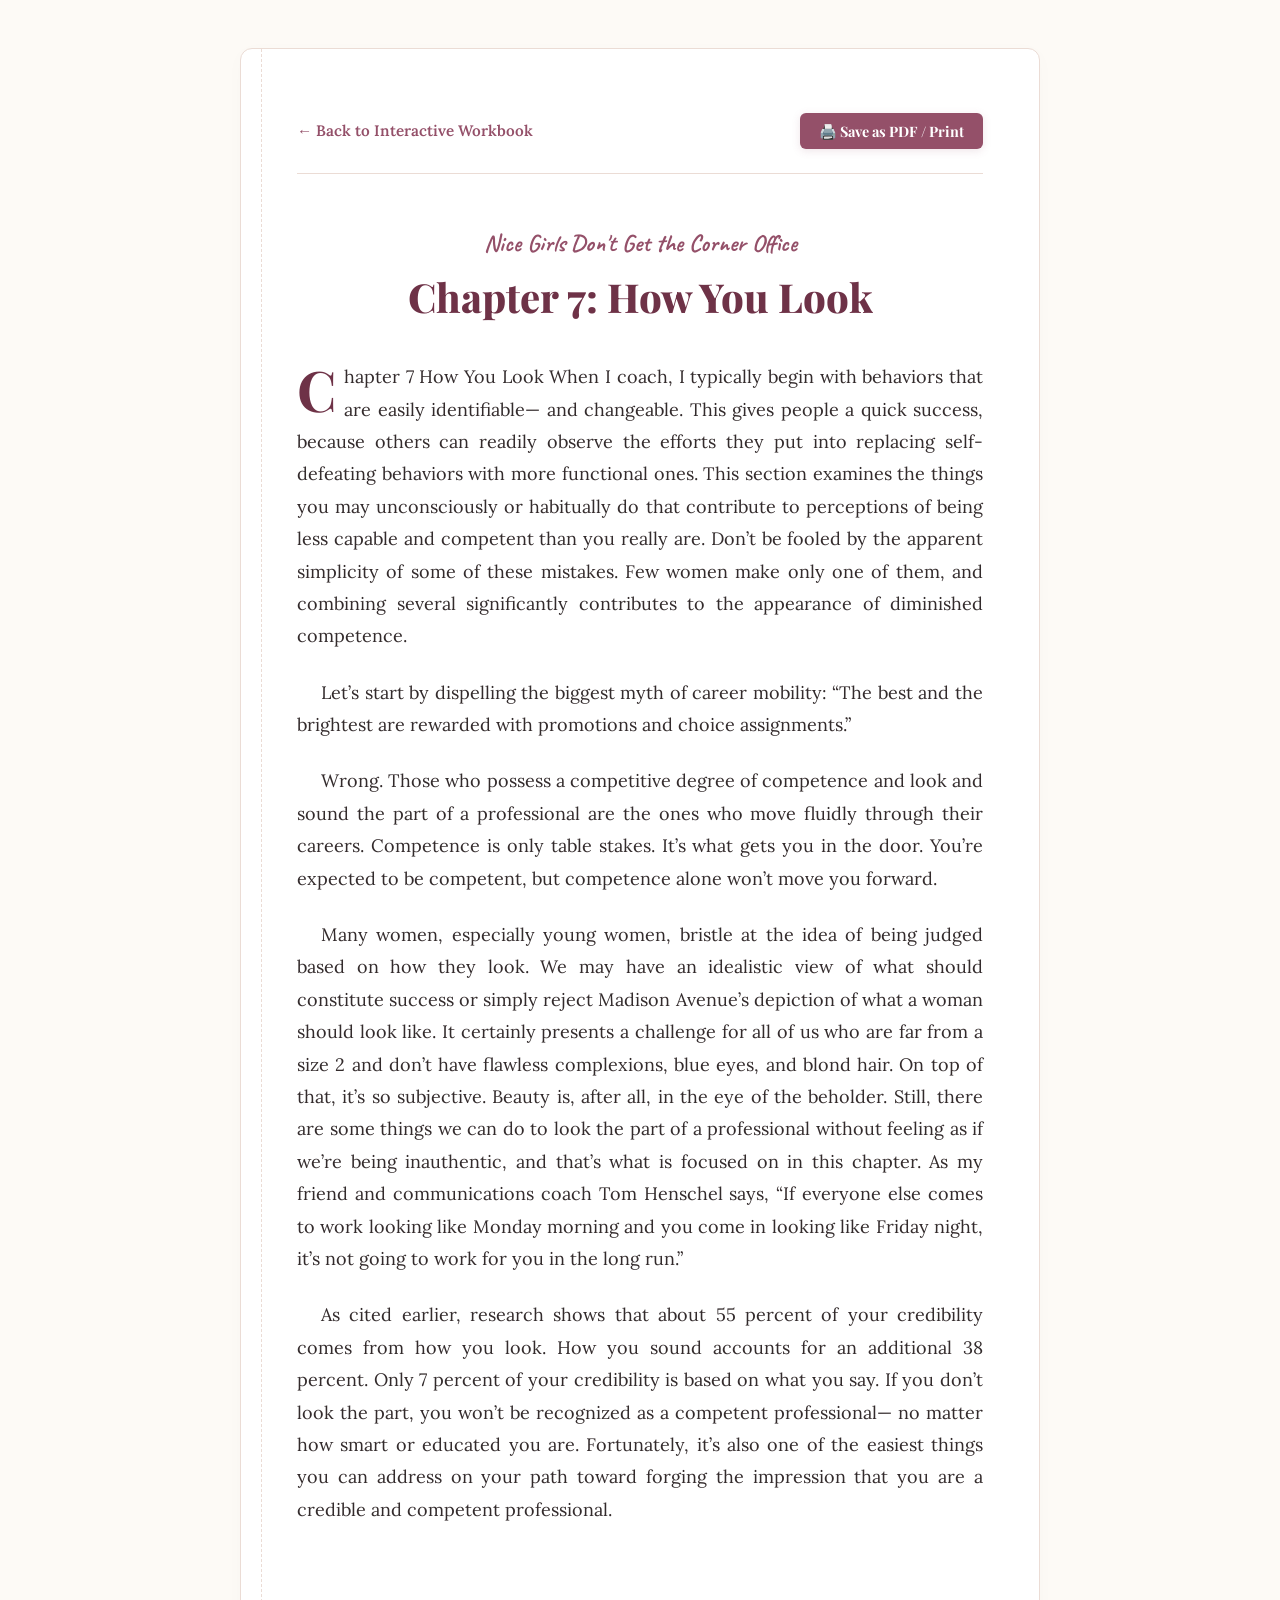
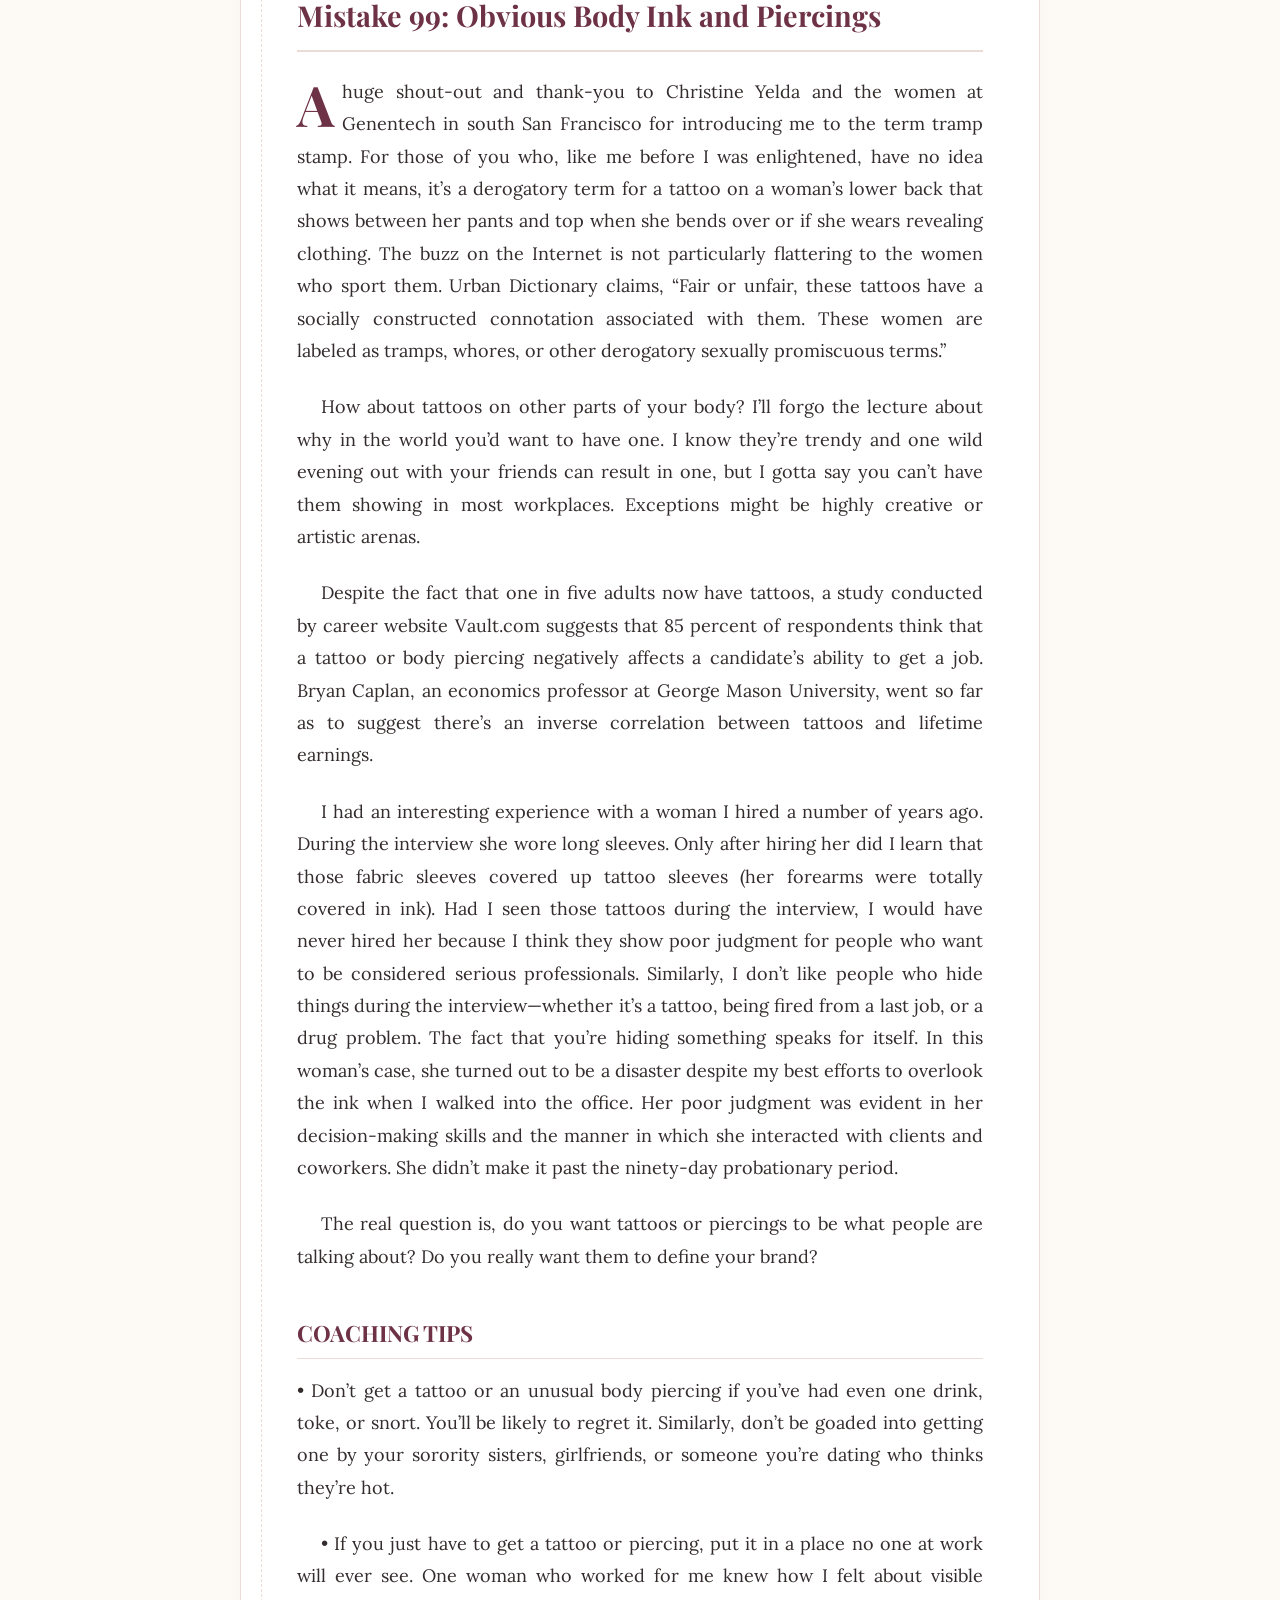
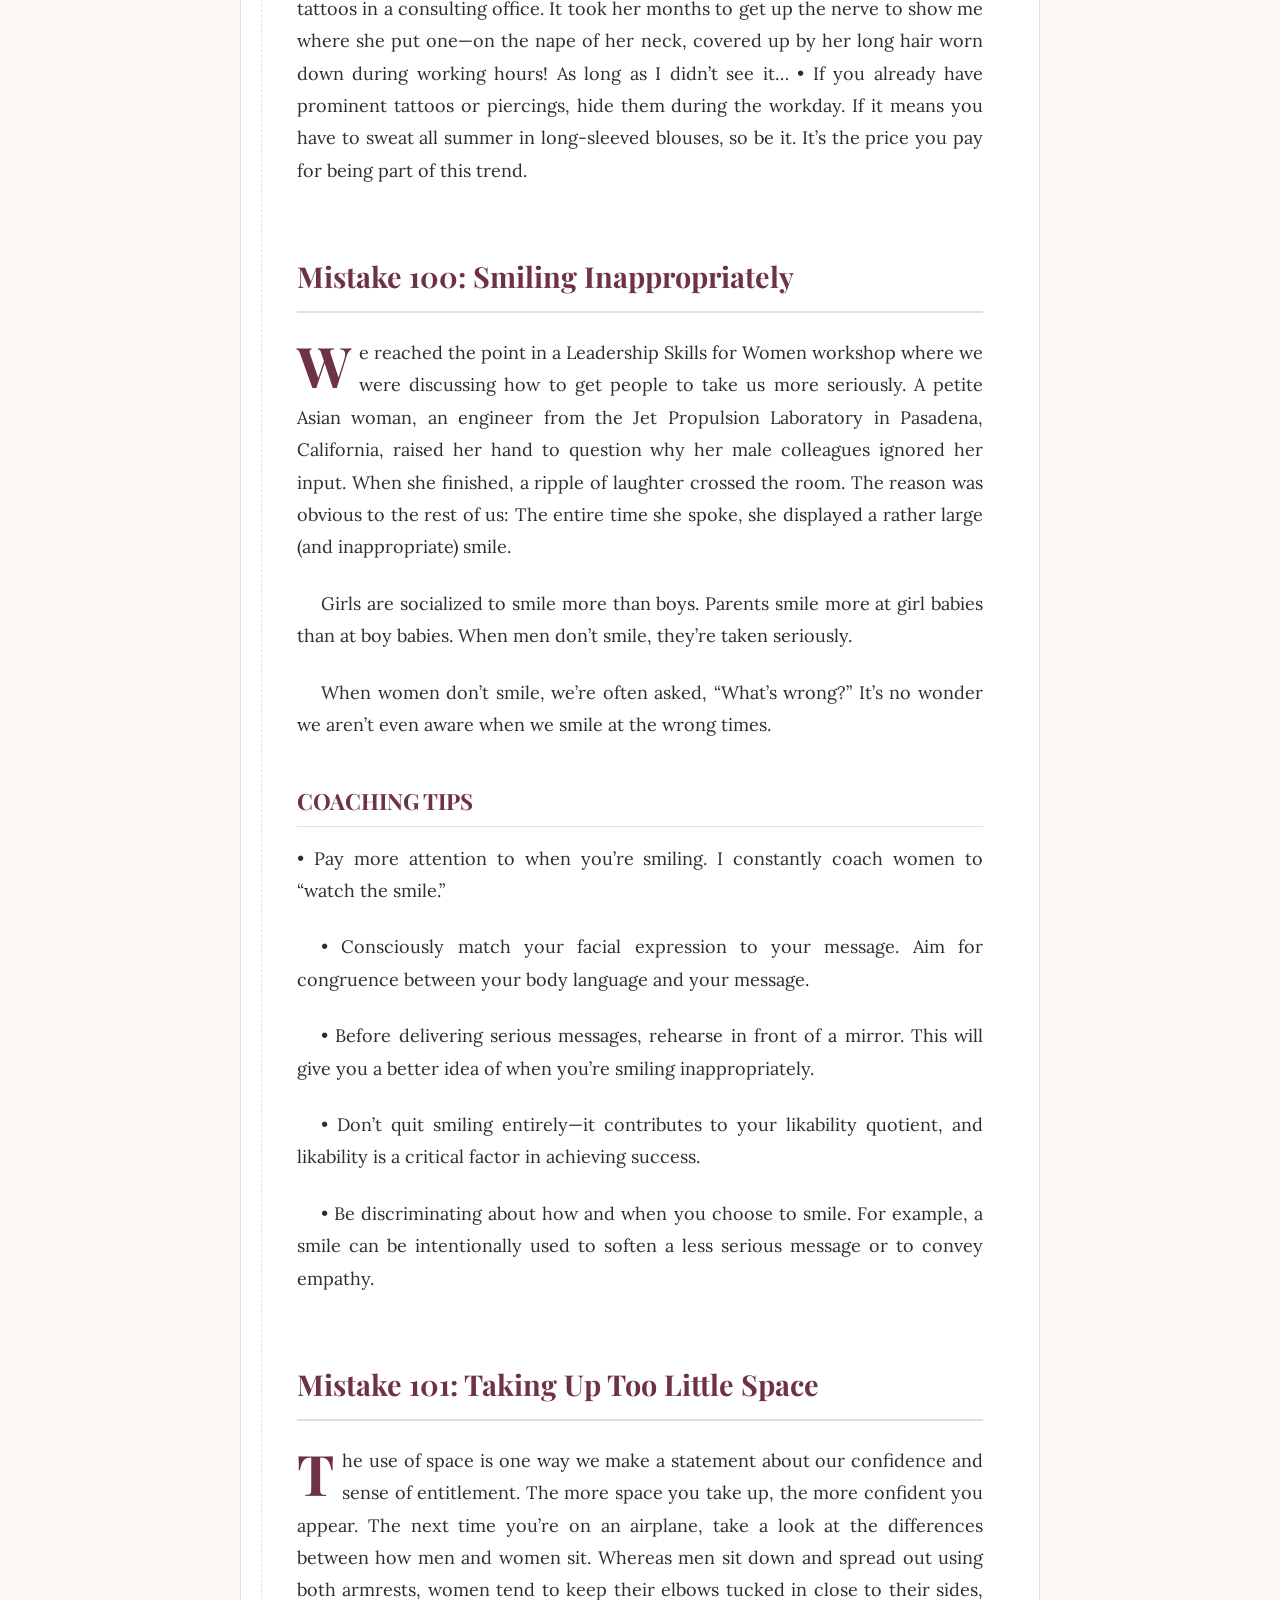
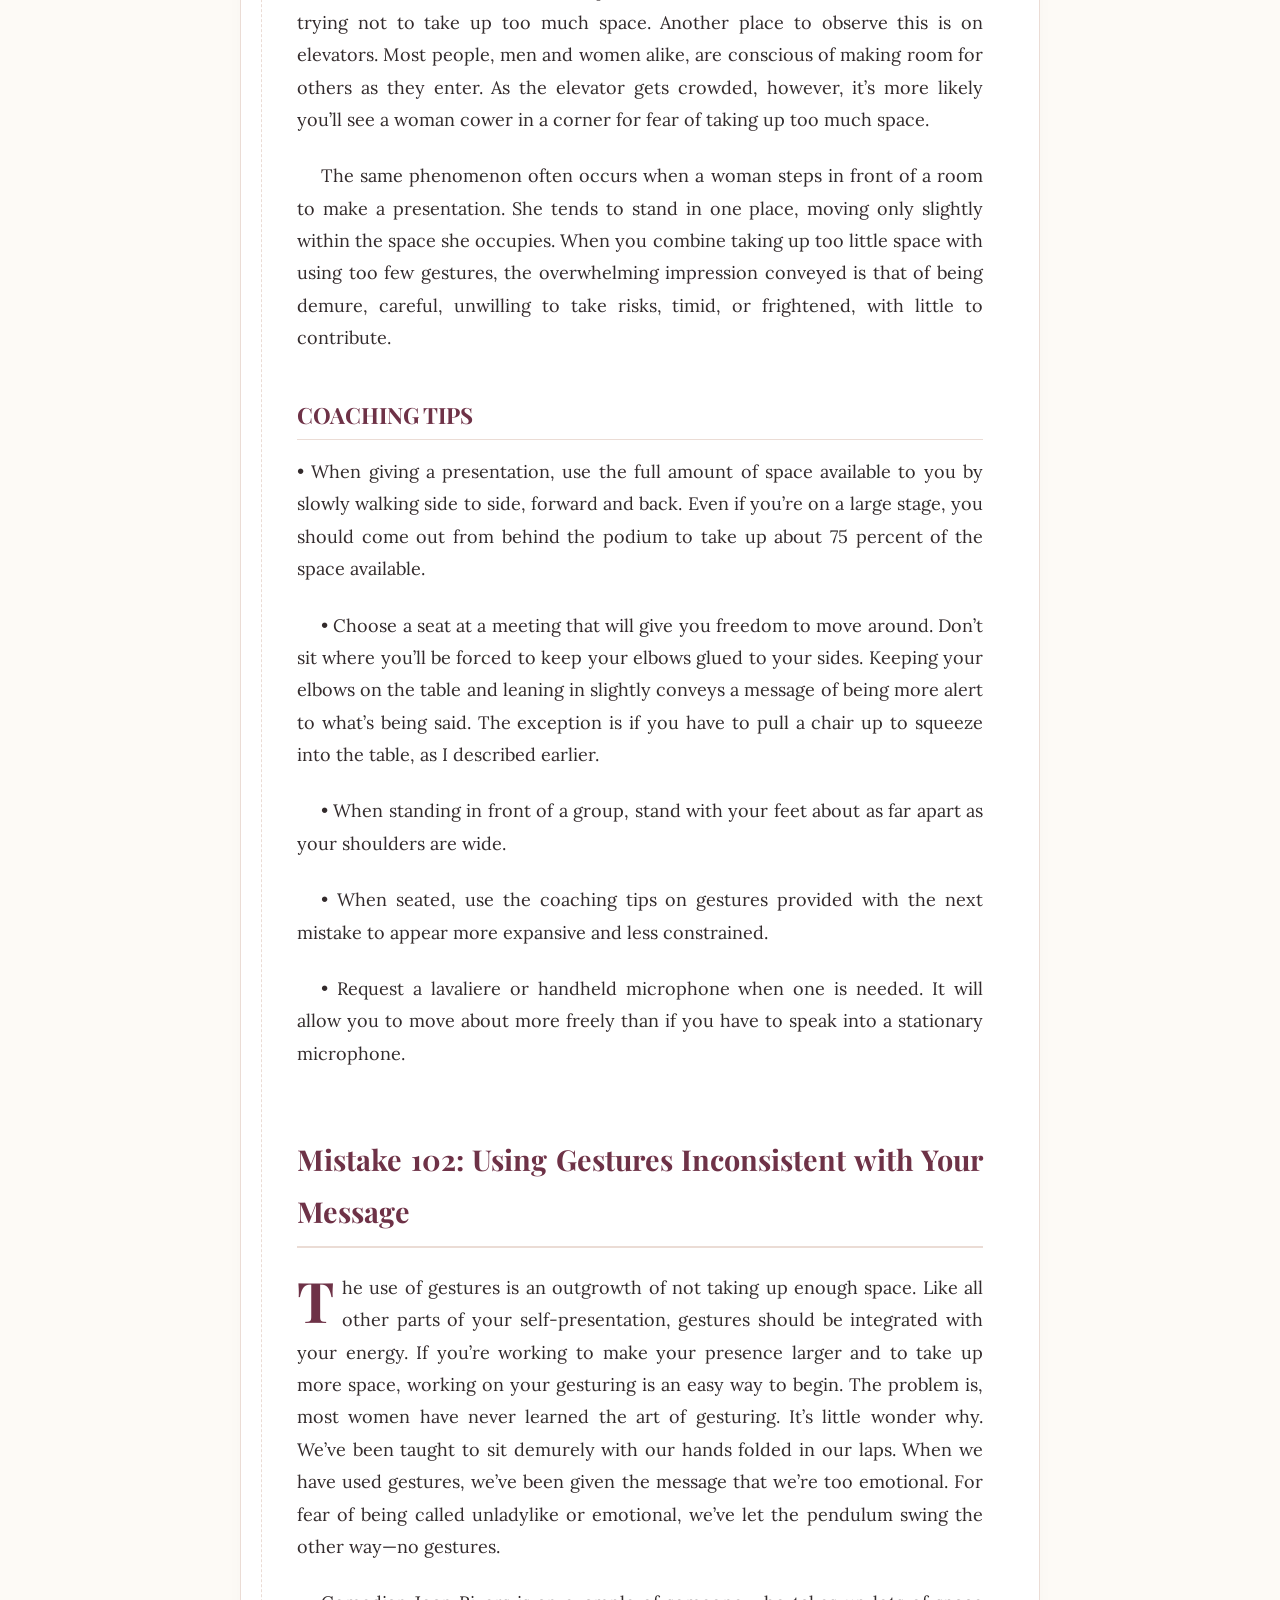
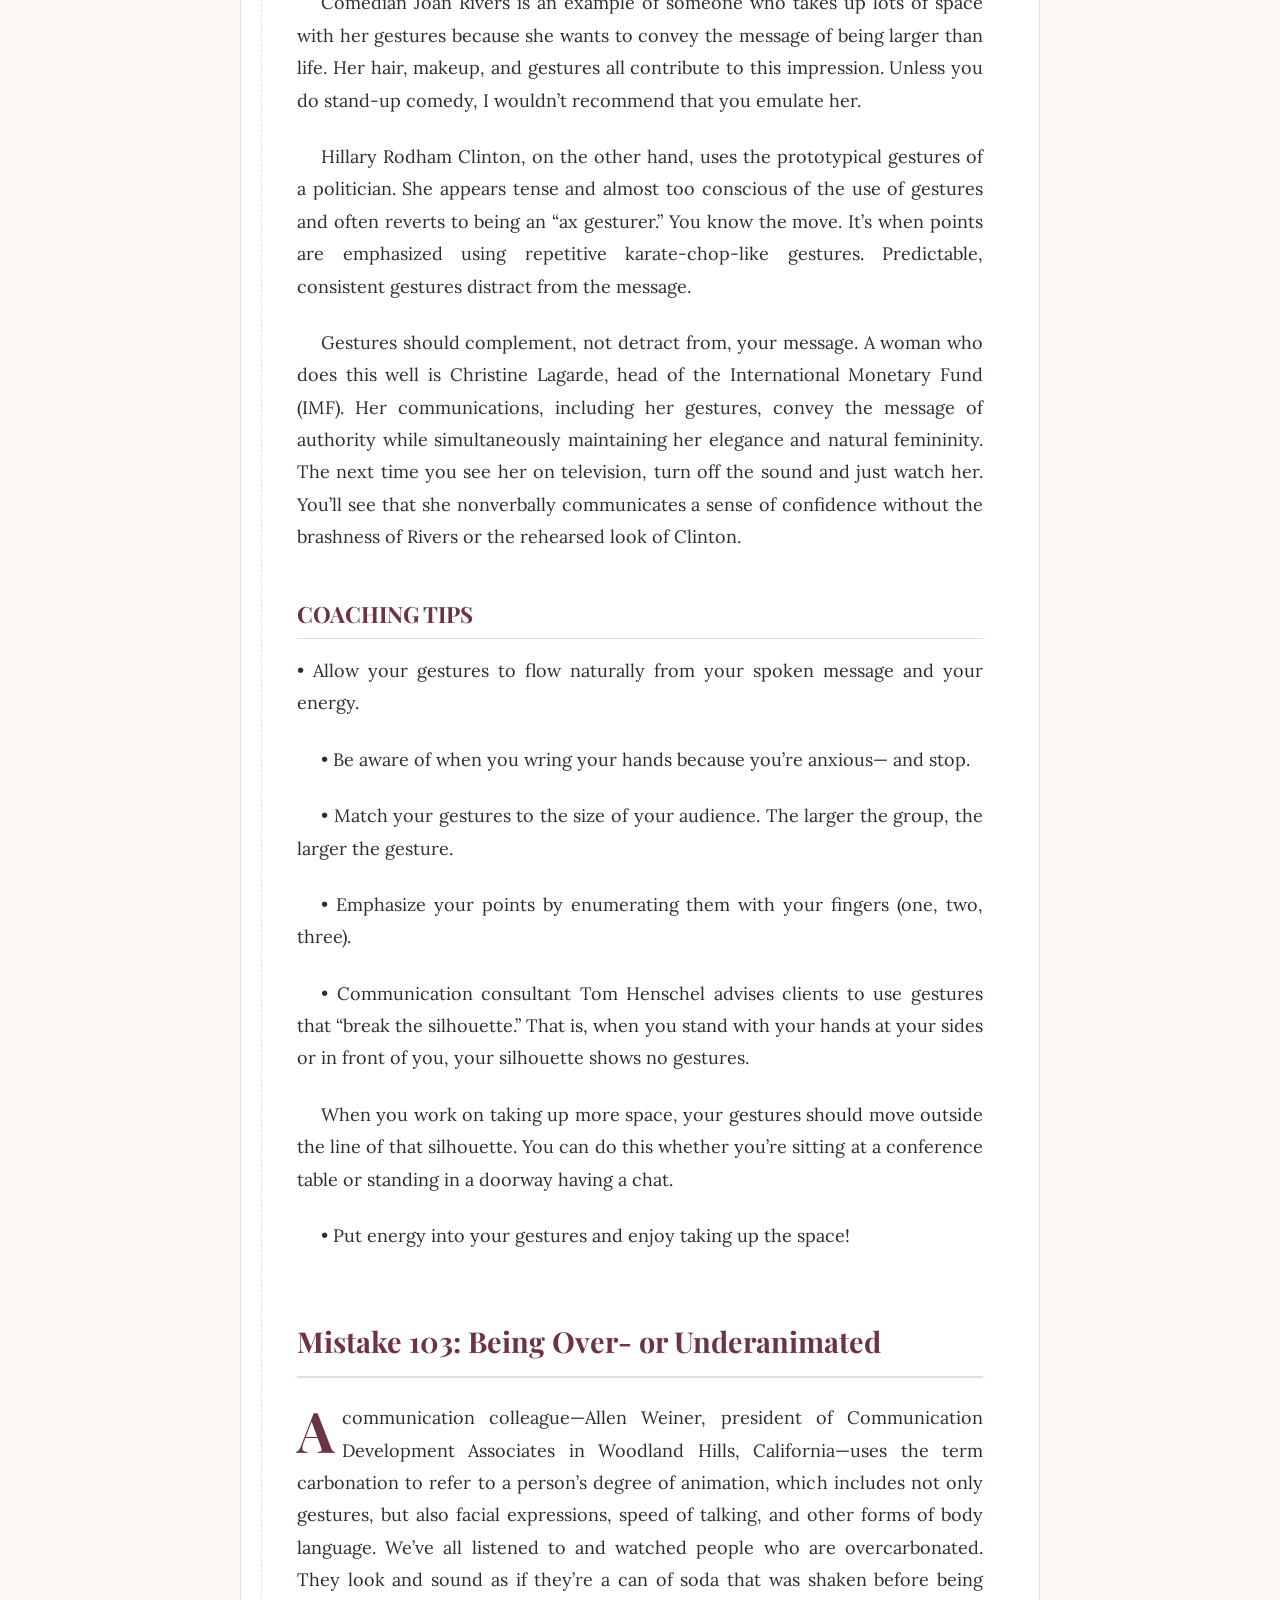
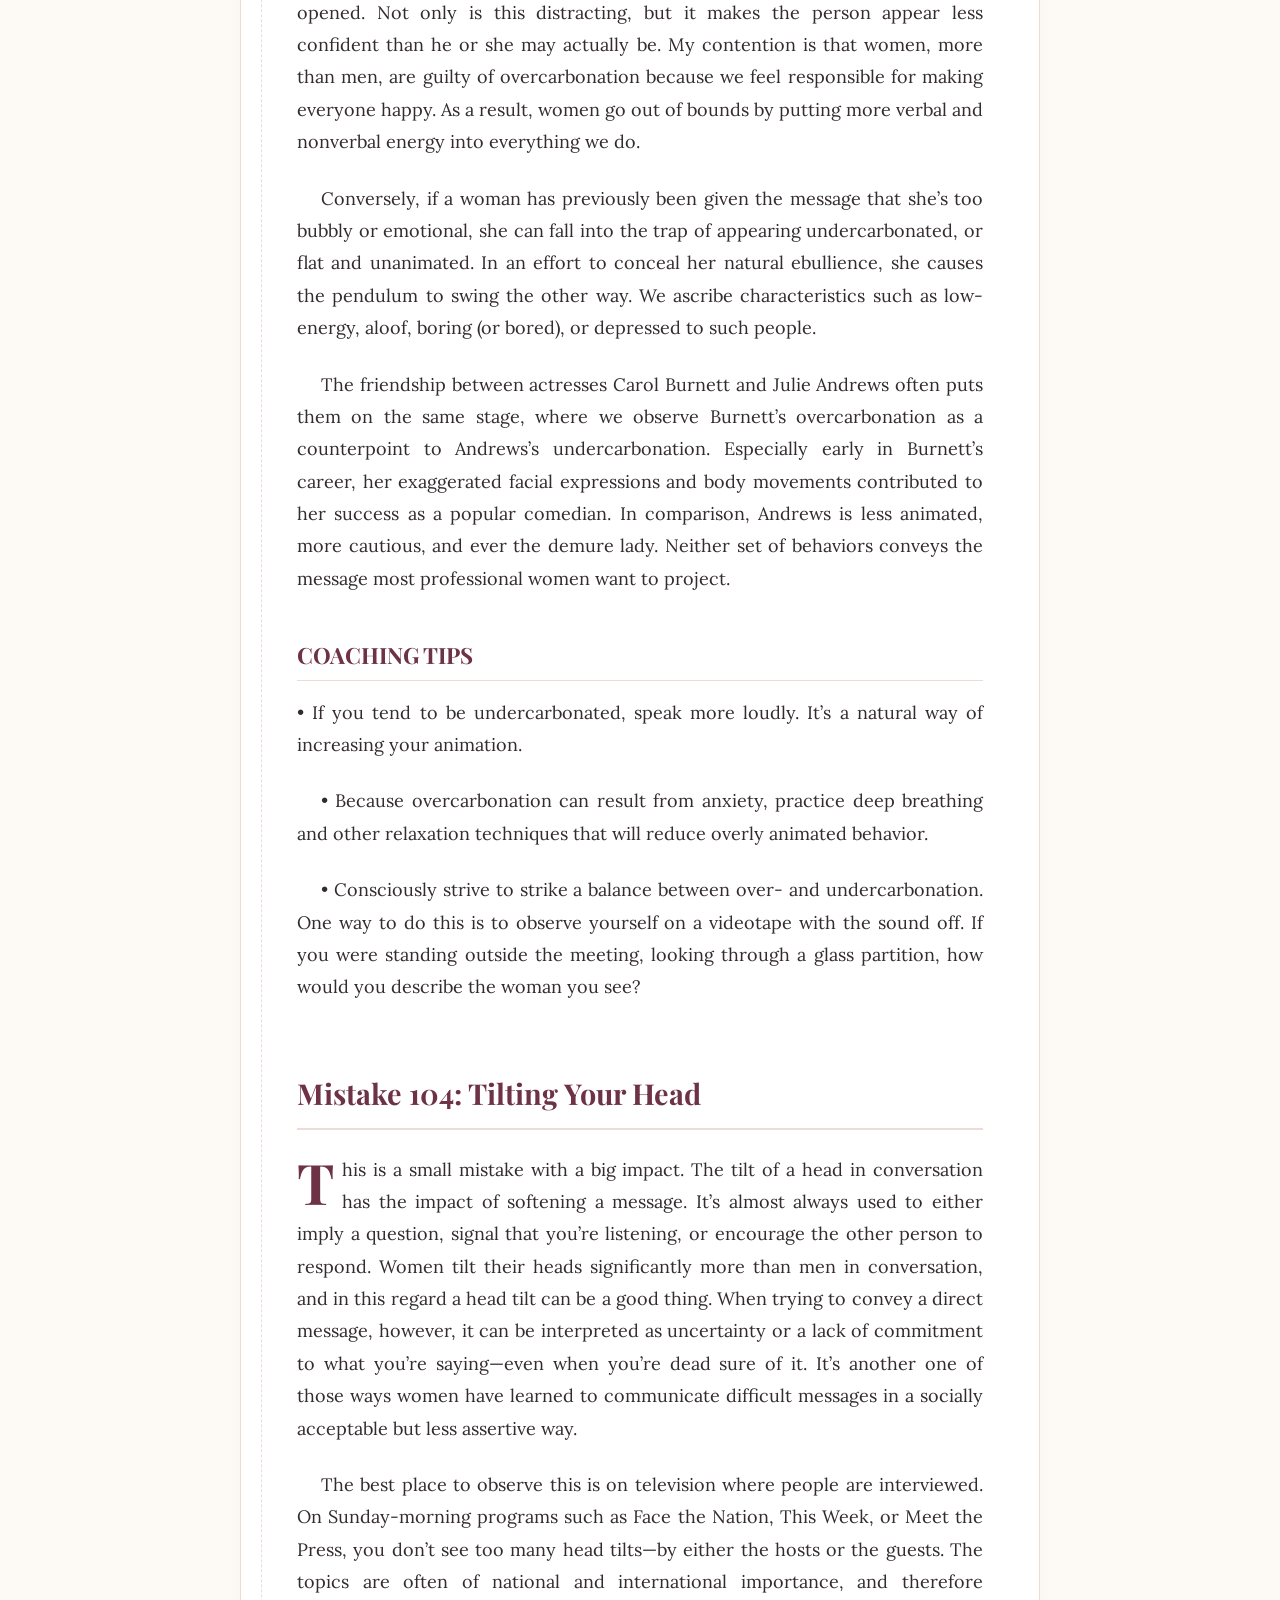
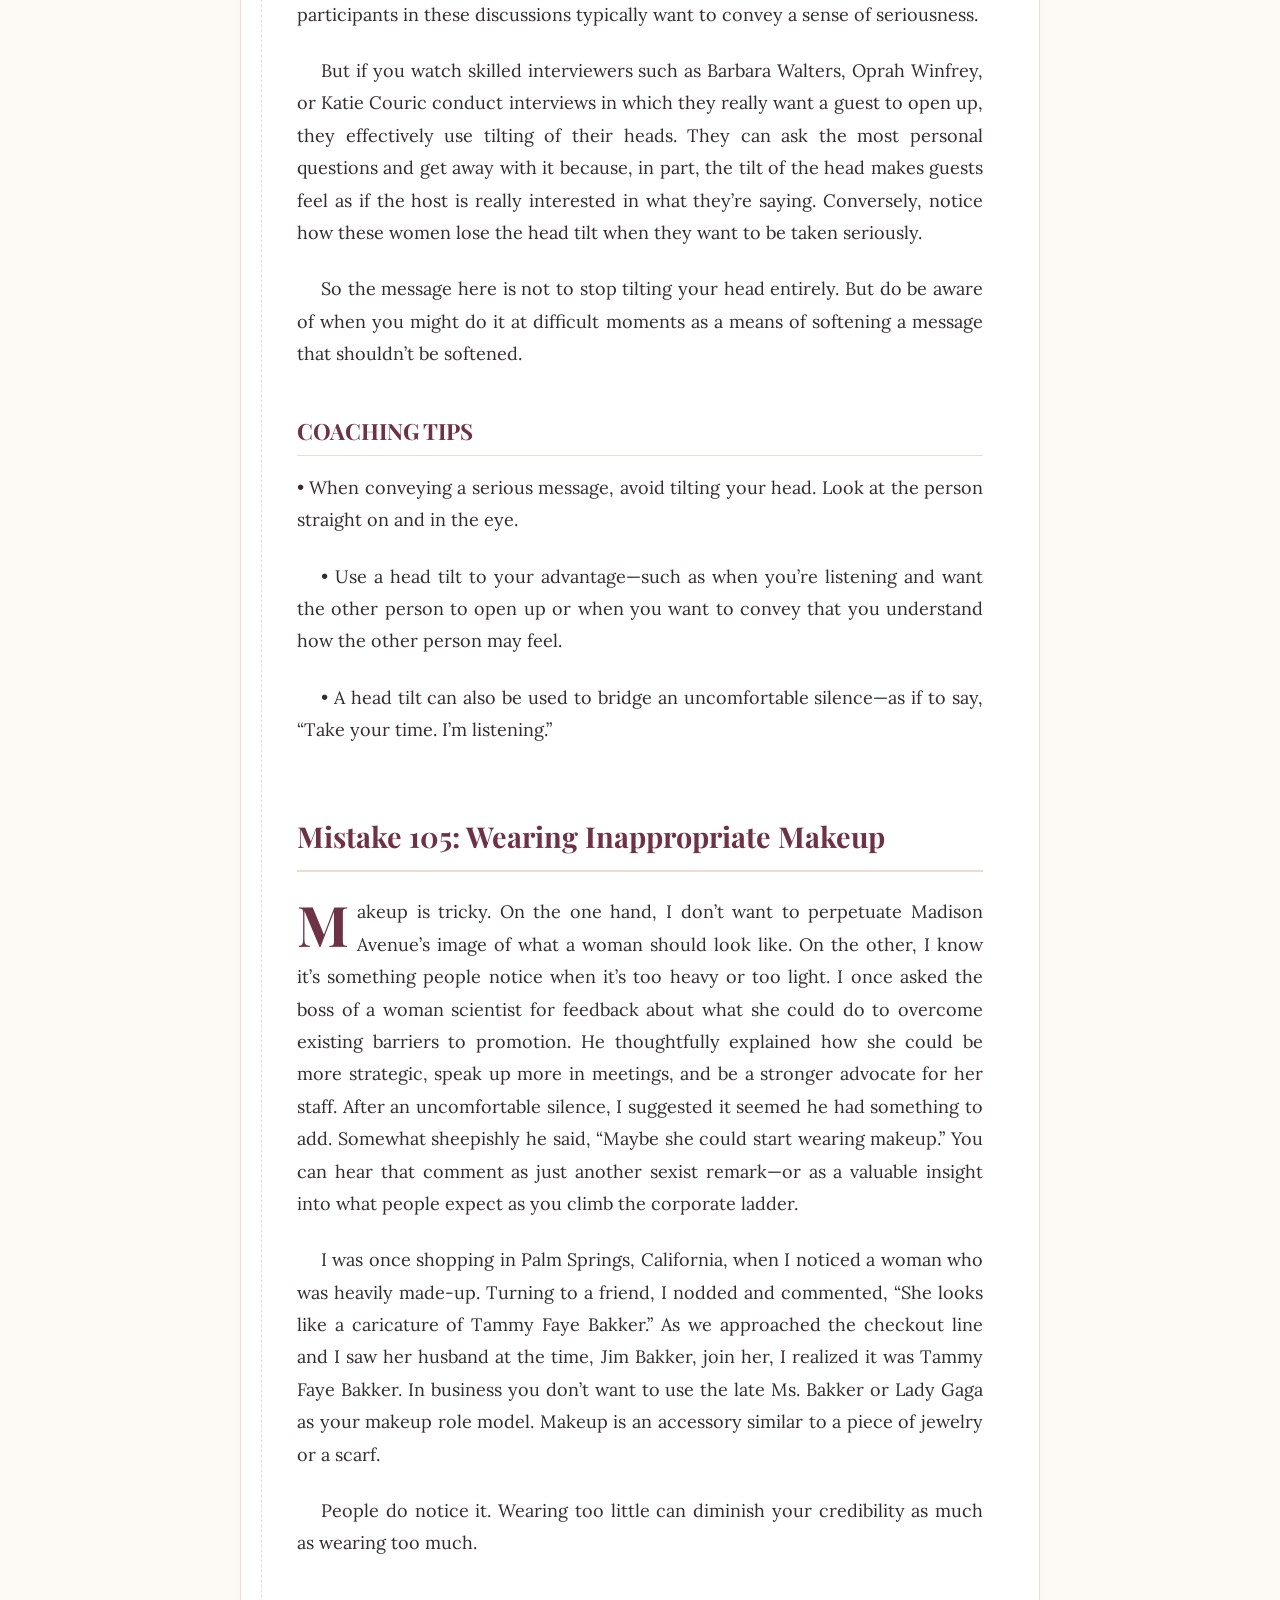
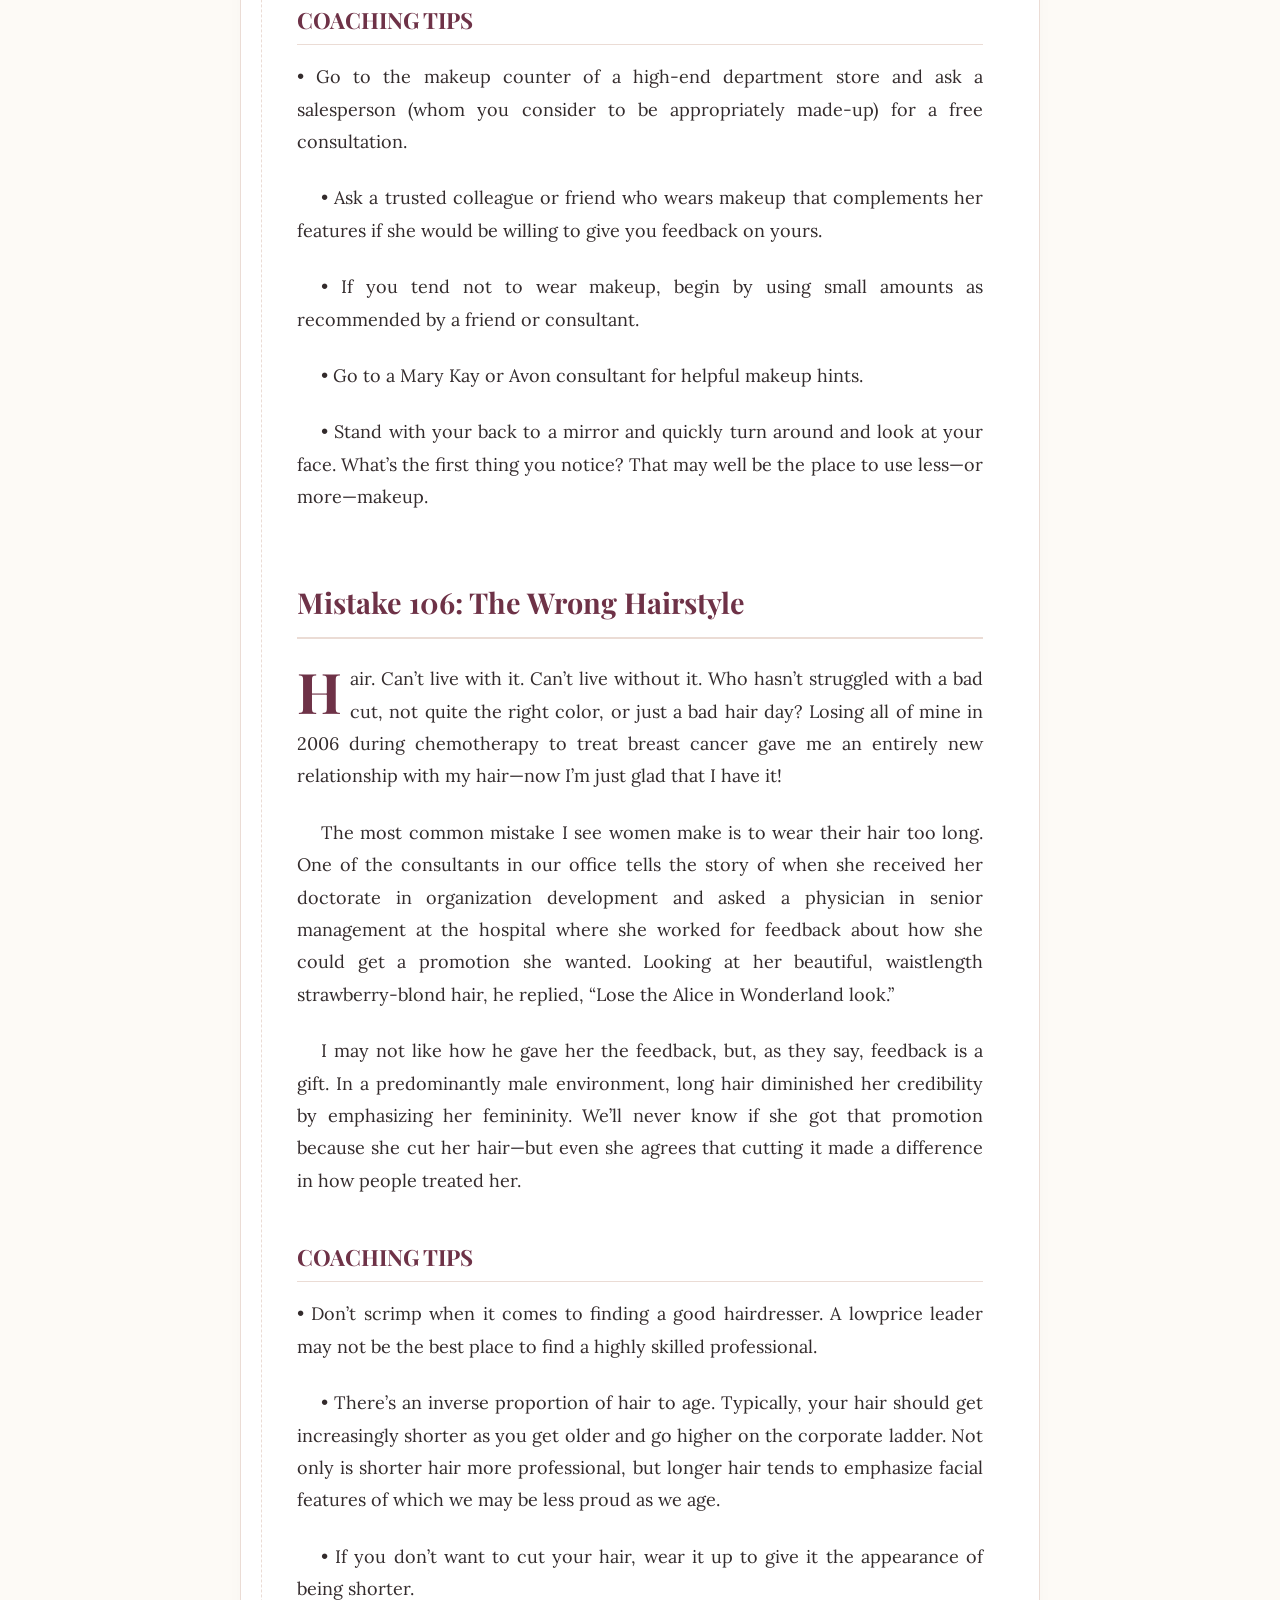
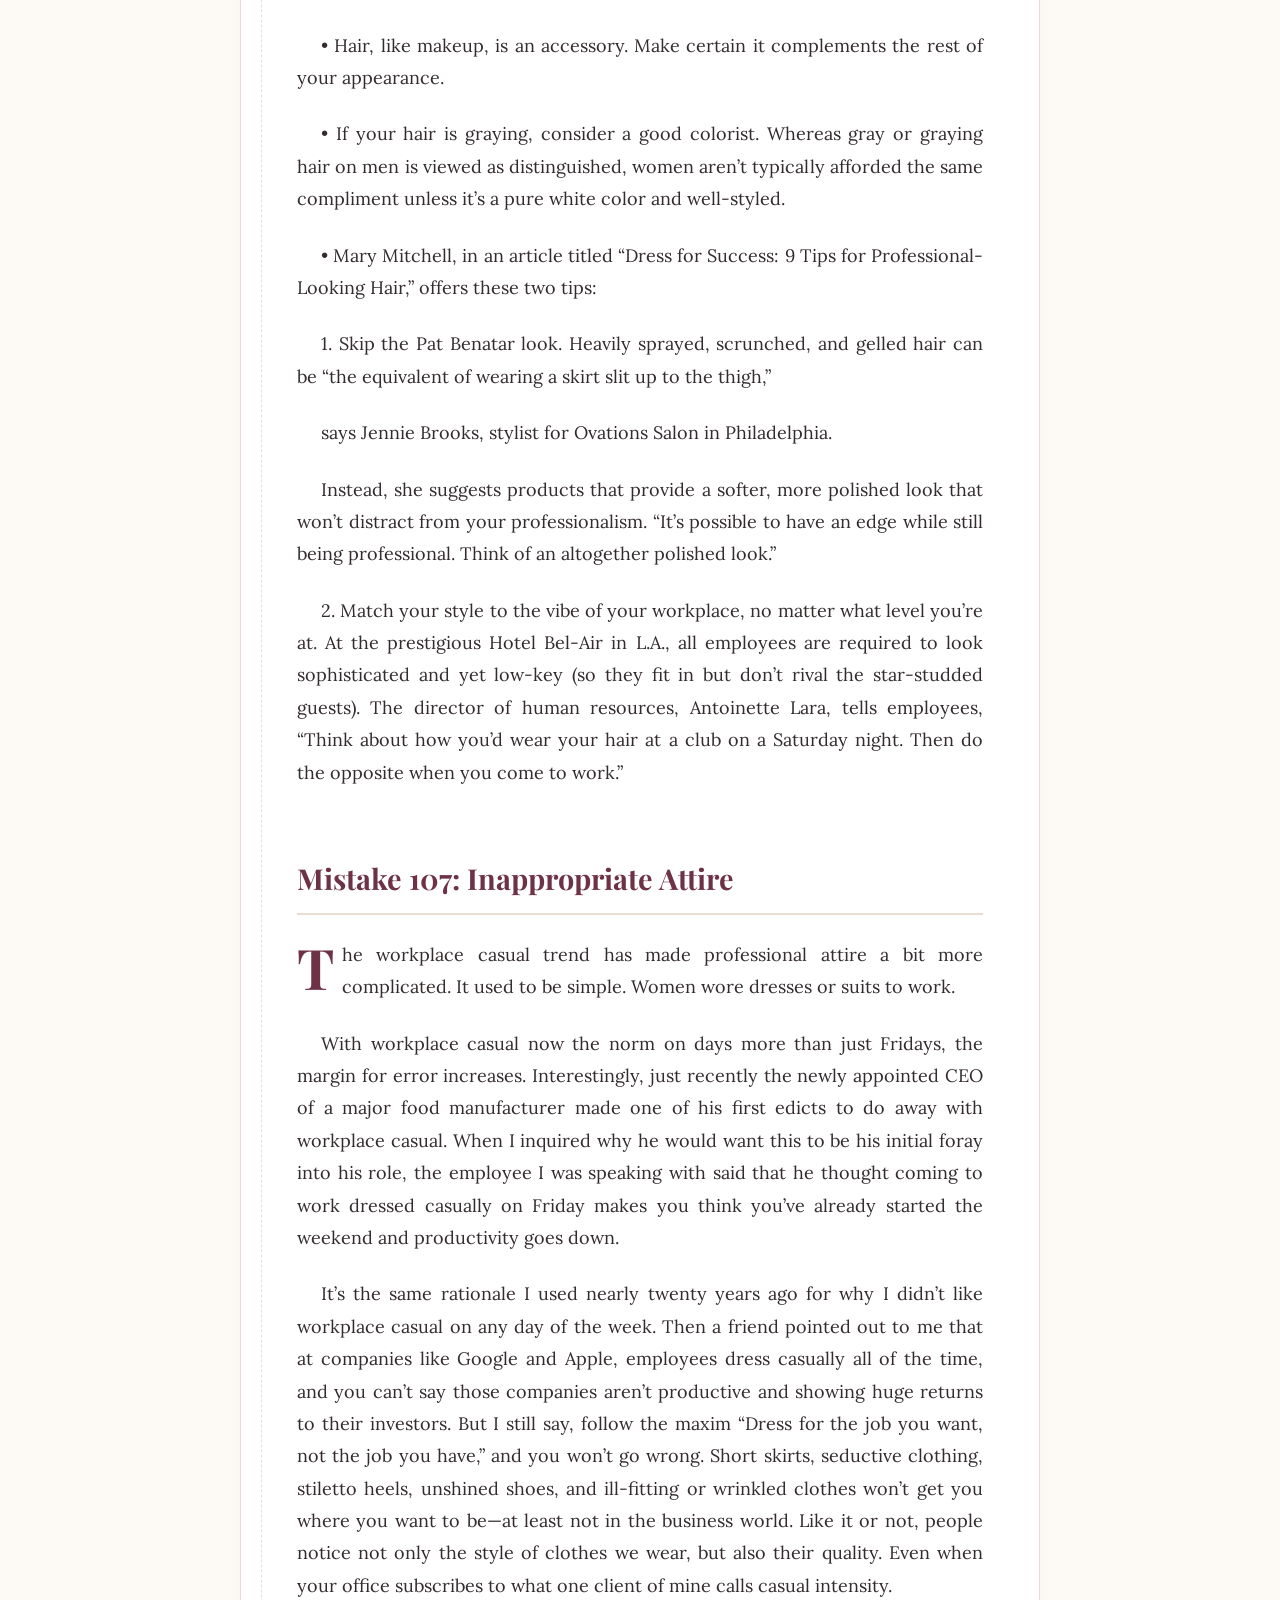
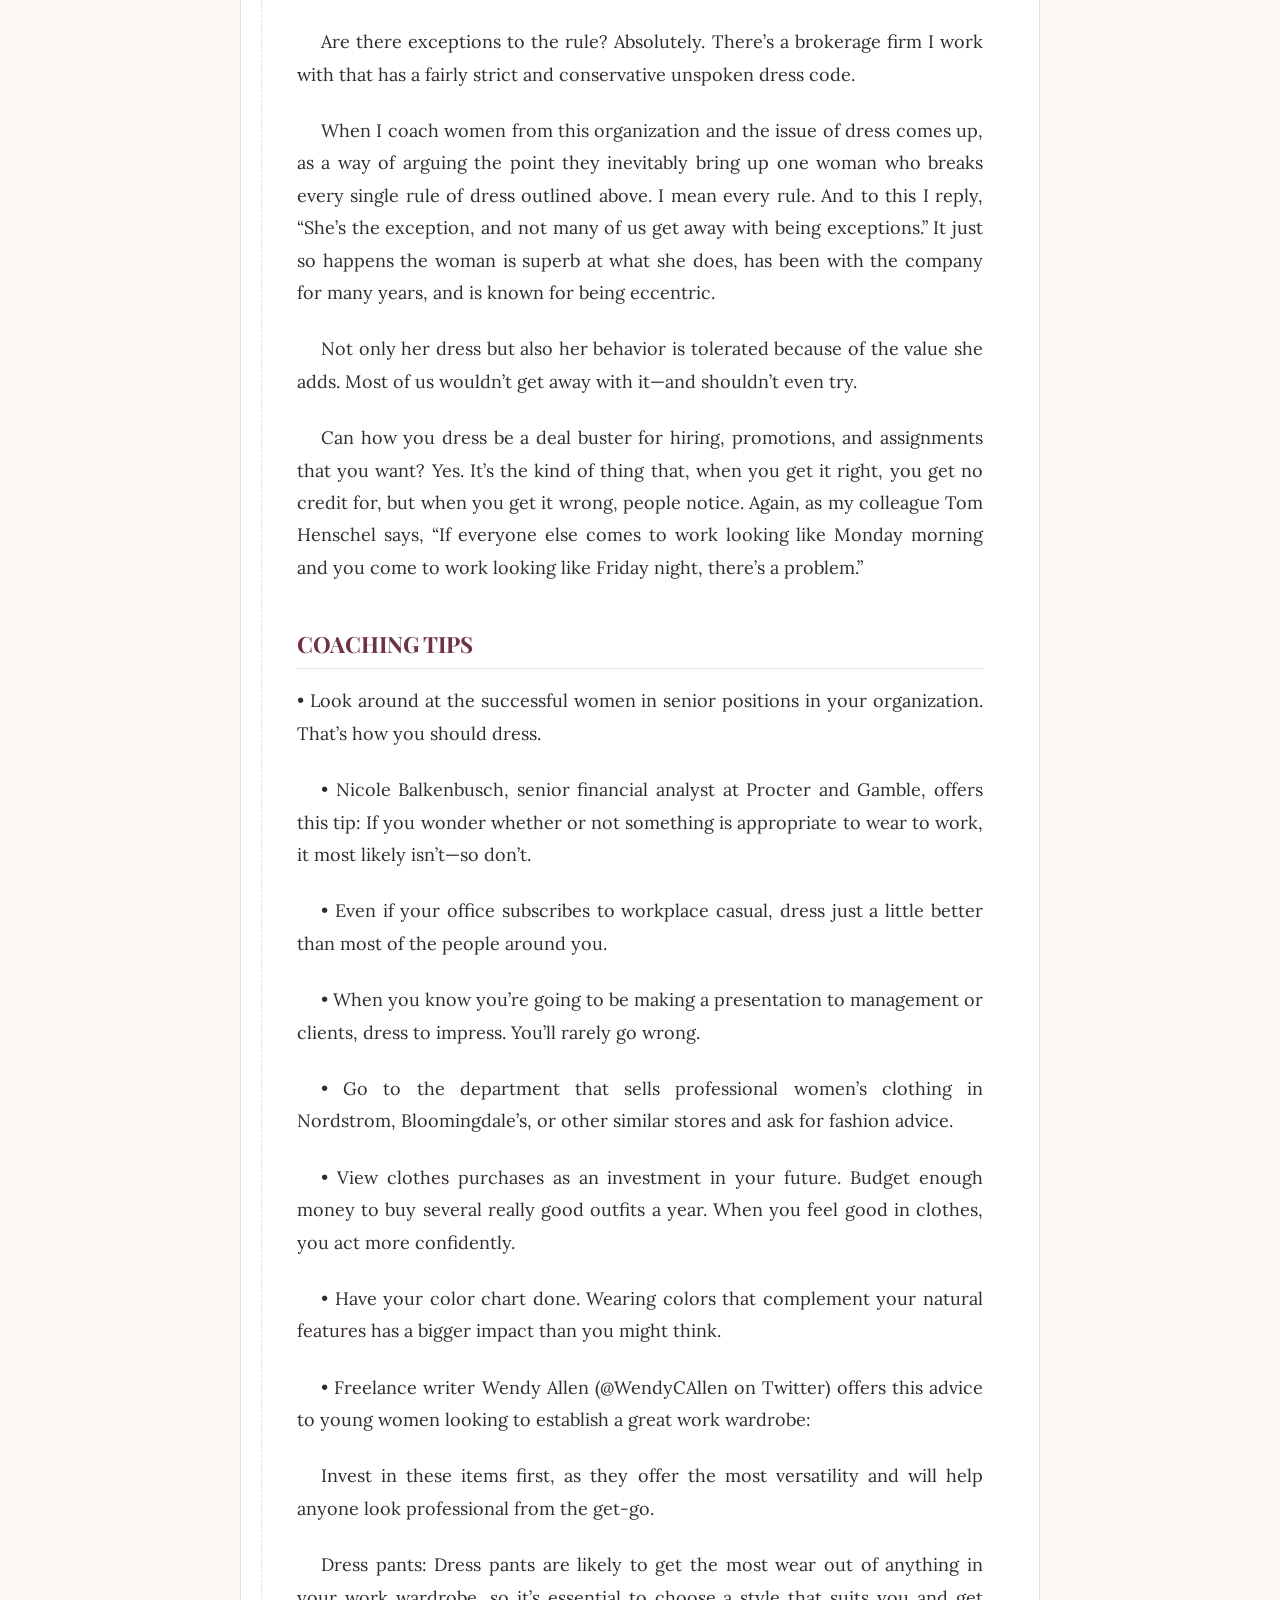
<file: chapters/chapter_7.html>
<!DOCTYPE html>
<html lang="en">
<head>
  <meta charset="UTF-8">
  <meta name="viewport" content="width=device-width, initial-scale=1.0">
  <title>Chapter 7: How You Look - Reading Version</title>
  <style>
    @import url('https://fonts.googleapis.com/css2?family=Caveat:wght@400;700&family=Lora:ital,wght@0,400;0,500;0,600;0,700;1,400;1,500&family=Playfair+Display:ital,wght@0,400;0,600;0,700;0,800;1,400;1,600&display=swap');

    :root {
      --paper-bg: #fdfaf6;
      --paper-blush: #fbf5f5;
      --paper-edge: #ebdcd5;
      --ink-dark: #2e2426;
      --ink-rose: #945069;
      --ink-berry: #6e3247;
      --pencil-grey: #6b6062;
      --serif-heading: 'Playfair Display', Georgia, serif;
      --serif-body: 'Lora', 'Merriweather', Georgia, serif;
      --handwriting: 'Caveat', cursive;
    }

    * {
      box-sizing: border-box;
      margin: 0;
      padding: 0;
    }

    body {
      background-color: var(--paper-bg);
      color: var(--ink-dark);
      font-family: var(--serif-body);
      line-height: 1.8;
      font-size: 18px;
      padding: 3rem 1.5rem;
    }

    .container {
      max-width: 800px;
      margin: 0 auto;
      background-color: white;
      border: 1px solid var(--paper-edge);
      border-radius: 12px;
      padding: 4rem 3.5rem;
      box-shadow: 0 4px 20px rgba(0,0,0,0.02);
      position: relative;
    }

    /* Binder rings line */
    .container::before {
      content: '';
      position: absolute;
      top: 0;
      left: 20px;
      bottom: 0;
      width: 2px;
      border-left: 1px dashed var(--paper-edge);
    }

    header {
      display: flex;
      justify-content: space-between;
      align-items: center;
      margin-bottom: 3rem;
      border-bottom: 1px solid var(--paper-edge);
      padding-bottom: 1.5rem;
    }

    .back-link {
      color: var(--ink-rose);
      text-decoration: none;
      font-weight: 600;
      font-size: 0.95rem;
      display: flex;
      align-items: center;
      gap: 0.5rem;
      transition: color 0.2s ease;
    }

    .back-link:hover {
      color: var(--ink-berry);
    }

    .btn-print {
      background-color: var(--ink-rose);
      color: white;
      border: none;
      border-radius: 6px;
      padding: 0.5rem 1.2rem;
      font-family: var(--serif-heading);
      font-weight: bold;
      cursor: pointer;
      font-size: 0.9rem;
      box-shadow: 0 2px 8px rgba(148,80,105,0.15);
      transition: background-color 0.2s ease;
    }

    .btn-print:hover {
      background-color: var(--ink-berry);
    }

    .book-meta {
      text-align: center;
      margin-bottom: 2.5rem;
    }

    .book-eyebrow {
      font-family: var(--handwriting);
      font-size: 1.5rem;
      color: var(--ink-rose);
      font-weight: bold;
      margin-bottom: 0.5rem;
    }

    .chapter-title {
      font-family: var(--serif-heading);
      font-size: 2.5rem;
      color: var(--ink-berry);
      line-height: 1.2;
      margin-bottom: 1rem;
      font-weight: 800;
    }

    .reading-content {
      text-align: justify;
      color: #332b2c;
    }

    p {
      margin-bottom: 1.5rem;
      text-indent: 1.5rem;
    }

    p.first-p {
      text-indent: 0;
    }
    
    p.first-p::first-letter {
      font-family: var(--serif-heading);
      font-size: 3.5rem;
      float: left;
      line-height: 0.85;
      padding-right: 8px;
      margin-top: 4px;
      color: var(--ink-berry);
      font-weight: bold;
    }

    .mistake-heading {
      font-family: var(--serif-heading);
      font-size: 1.8rem;
      color: var(--ink-berry);
      margin-top: 4rem;
      margin-bottom: 1.5rem;
      border-bottom: 2px solid var(--paper-edge);
      padding-bottom: 0.5rem;
      font-weight: 700;
      page-break-before: always; /* Force start on a new page */
    }

    @media print {
      body {
        background-color: white;
        padding: 0;
        font-size: 12pt;
      }
      .container {
        border: none;
        box-shadow: none;
        padding: 0;
        max-width: 100%;
      }
      .container::before, header {
        display: none !important;
      }
      .mistake-heading {
        page-break-before: always;
        margin-top: 2in;
      }
      p {
        orphans: 3;
        widows: 3;
      }
    }
  </style>
</head>
<body>
  <div class="container">
    <header>
      <a href="../index.html" class="back-link">← Back to Interactive Workbook</a>
      <button class="btn-print" onclick="window.print()">🖨️ Save as PDF / Print</button>
    </header>

    <div class="book-meta">
      <div class="book-eyebrow">Nice Girls Don't Get the Corner Office</div>
      <h1 class="chapter-title">Chapter 7: How You Look</h1>
    </div>

    <div class="reading-content">
      <p class="first-p">Chapter 7 How You Look When I coach, I typically begin with behaviors that are easily identifiable— and changeable. This gives people a quick success, because others can readily observe the efforts they put into replacing self-defeating behaviors with more functional ones. This section examines the things you may unconsciously or habitually do that contribute to perceptions of being less capable and competent than you really are. Don’t be fooled by the apparent simplicity of some of these mistakes. Few women make only one of them, and combining several significantly contributes to the appearance of diminished competence.</p>
<p>Let’s start by dispelling the biggest myth of career mobility: “The best and the brightest are rewarded with promotions and choice assignments.”</p>
<p>Wrong. Those who possess a competitive degree of competence and look and sound the part of a professional are the ones who move fluidly through their careers. Competence is only table stakes. It’s what gets you in the door. You’re expected to be competent, but competence alone won’t move you forward.</p>
<p>Many women, especially young women, bristle at the idea of being judged based on how they look. We may have an idealistic view of what should constitute success or simply reject Madison Avenue’s depiction of what a woman should look like. It certainly presents a challenge for all of us who are far from a size 2 and don’t have flawless complexions, blue eyes, and blond hair. On top of that, it’s so subjective. Beauty is, after all, in the eye of the beholder. Still, there are some things we can do to look the part of a professional without feeling as if we’re being inauthentic, and that’s what is focused on in this chapter. As my friend and communications coach Tom Henschel says, “If everyone else comes to work looking like Monday morning and you come in looking like Friday night, it’s not going to work for you in the long run.”</p>
<p>As cited earlier, research shows that about 55 percent of your credibility comes from how you look. How you sound accounts for an additional 38 percent. Only 7 percent of your credibility is based on what you say. If you don’t look the part, you won’t be recognized as a competent professional— no matter how smart or educated you are. Fortunately, it’s also one of the easiest things you can address on your path toward forging the impression that you are a credible and competent professional.</p>
<h2 class="mistake-heading">Mistake 99: Obvious Body Ink and Piercings</h2>
<p class="first-p">A huge shout-out and thank-you to Christine Yelda and the women at Genentech in south San Francisco for introducing me to the term tramp stamp. For those of you who, like me before I was enlightened, have no idea what it means, it’s a derogatory term for a tattoo on a woman’s lower back that shows between her pants and top when she bends over or if she wears revealing clothing. The buzz on the Internet is not particularly flattering to the women who sport them. Urban Dictionary claims, “Fair or unfair, these tattoos have a socially constructed connotation associated with them. These women are labeled as tramps, whores, or other derogatory sexually promiscuous terms.”</p>
<p>How about tattoos on other parts of your body? I’ll forgo the lecture about why in the world you’d want to have one. I know they’re trendy and one wild evening out with your friends can result in one, but I gotta say you can’t have them showing in most workplaces. Exceptions might be highly creative or artistic arenas.</p>
<p>Despite the fact that one in five adults now have tattoos, a study conducted by career website Vault.com suggests that 85 percent of respondents think that a tattoo or body piercing negatively affects a candidate’s ability to get a job. Bryan Caplan, an economics professor at George Mason University, went so far as to suggest there’s an inverse correlation between tattoos and lifetime earnings.</p>
<p>I had an interesting experience with a woman I hired a number of years ago. During the interview she wore long sleeves. Only after hiring her did I learn that those fabric sleeves covered up tattoo sleeves (her forearms were totally covered in ink). Had I seen those tattoos during the interview, I would have never hired her because I think they show poor judgment for people who want to be considered serious professionals. Similarly, I don’t like people who hide things during the interview—whether it’s a tattoo, being fired from a last job, or a drug problem. The fact that you’re hiding something speaks for itself. In this woman’s case, she turned out to be a disaster despite my best efforts to overlook the ink when I walked into the office. Her poor judgment was evident in her decision-making skills and the manner in which she interacted with clients and coworkers. She didn’t make it past the ninety-day probationary period.</p>
<p>The real question is, do you want tattoos or piercings to be what people are talking about? Do you really want them to define your brand?</p>
<h3 style="font-family: var(--serif-heading); font-size: 1.4rem; color: var(--ink-berry); margin-top: 2.5rem; margin-bottom: 1rem; font-weight: bold; border-bottom: 1px solid var(--paper-edge); padding-bottom: 0.25rem;">COACHING TIPS</h3>
<p class="first-p">•   Don’t get a tattoo or an unusual body piercing if you’ve had even one drink, toke, or snort. You’ll be likely to regret it. Similarly, don’t be goaded into getting one by your sorority sisters, girlfriends, or someone you’re dating who thinks they’re hot.</p>
<p>•   If you just have to get a tattoo or piercing, put it in a place no one at work will ever see. One woman who worked for me knew how I felt about visible tattoos in a consulting office. It took her months to get up the nerve to show me where she put one—on the nape of her neck, covered up by her long hair worn down during working hours! As long as I didn’t see it… •   If you already have prominent tattoos or piercings, hide them during the workday. If it means you have to sweat all summer in long-sleeved blouses, so be it. It’s the price you pay for being part of this trend.</p>
<h2 class="mistake-heading">Mistake 100: Smiling Inappropriately</h2>
<p class="first-p">We reached the point in a Leadership Skills for Women workshop where we were discussing how to get people to take us more seriously. A petite Asian woman, an engineer from the Jet Propulsion Laboratory in Pasadena, California, raised her hand to question why her male colleagues ignored her input. When she finished, a ripple of laughter crossed the room. The reason was obvious to the rest of us: The entire time she spoke, she displayed a rather large (and inappropriate) smile.</p>
<p>Girls are socialized to smile more than boys. Parents smile more at girl babies than at boy babies. When men don’t smile, they’re taken seriously.</p>
<p>When women don’t smile, we’re often asked, “What’s wrong?” It’s no wonder we aren’t even aware when we smile at the wrong times.</p>
<h3 style="font-family: var(--serif-heading); font-size: 1.4rem; color: var(--ink-berry); margin-top: 2.5rem; margin-bottom: 1rem; font-weight: bold; border-bottom: 1px solid var(--paper-edge); padding-bottom: 0.25rem;">COACHING TIPS</h3>
<p class="first-p">•   Pay more attention to when you’re smiling. I constantly coach women to “watch the smile.”</p>
<p>•   Consciously match your facial expression to your message. Aim for congruence between your body language and your message.</p>
<p>•   Before delivering serious messages, rehearse in front of a mirror. This will give you a better idea of when you’re smiling inappropriately.</p>
<p>•   Don’t quit smiling entirely—it contributes to your likability quotient, and likability is a critical factor in achieving success.</p>
<p>•   Be discriminating about how and when you choose to smile. For example, a smile can be intentionally used to soften a less serious message or to convey empathy.</p>
<h2 class="mistake-heading">Mistake 101: Taking Up Too Little Space</h2>
<p class="first-p">The use of space is one way we make a statement about our confidence and sense of entitlement. The more space you take up, the more confident you appear. The next time you’re on an airplane, take a look at the differences between how men and women sit. Whereas men sit down and spread out using both armrests, women tend to keep their elbows tucked in close to their sides, trying not to take up too much space. Another place to observe this is on elevators. Most people, men and women alike, are conscious of making room for others as they enter. As the elevator gets crowded, however, it’s more likely you’ll see a woman cower in a corner for fear of taking up too much space.</p>
<p>The same phenomenon often occurs when a woman steps in front of a room to make a presentation. She tends to stand in one place, moving only slightly within the space she occupies. When you combine taking up too little space with using too few gestures, the overwhelming impression conveyed is that of being demure, careful, unwilling to take risks, timid, or frightened, with little to contribute.</p>
<h3 style="font-family: var(--serif-heading); font-size: 1.4rem; color: var(--ink-berry); margin-top: 2.5rem; margin-bottom: 1rem; font-weight: bold; border-bottom: 1px solid var(--paper-edge); padding-bottom: 0.25rem;">COACHING TIPS</h3>
<p class="first-p">•   When giving a presentation, use the full amount of space available to you by slowly walking side to side, forward and back. Even if you’re on a large stage, you should come out from behind the podium to take up about 75 percent of the space available.</p>
<p>•   Choose a seat at a meeting that will give you freedom to move around. Don’t sit where you’ll be forced to keep your elbows glued to your sides. Keeping your elbows on the table and leaning in slightly conveys a message of being more alert to what’s being said. The exception is if you have to pull a chair up to squeeze into the table, as I described earlier.</p>
<p>•   When standing in front of a group, stand with your feet about as far apart as your shoulders are wide.</p>
<p>•   When seated, use the coaching tips on gestures provided with the next mistake to appear more expansive and less constrained.</p>
<p>•   Request a lavaliere or handheld microphone when one is needed. It will allow you to move about more freely than if you have to speak into a stationary microphone.</p>
<h2 class="mistake-heading">Mistake 102: Using Gestures Inconsistent with Your Message</h2>
<p class="first-p">The use of gestures is an outgrowth of not taking up enough space. Like all other parts of your self-presentation, gestures should be integrated with your energy. If you’re working to make your presence larger and to take up more space, working on your gesturing is an easy way to begin. The problem is, most women have never learned the art of gesturing. It’s little wonder why. We’ve been taught to sit demurely with our hands folded in our laps. When we have used gestures, we’ve been given the message that we’re too emotional. For fear of being called unladylike or emotional, we’ve let the pendulum swing the other way—no gestures.</p>
<p>Comedian Joan Rivers is an example of someone who takes up lots of space with her gestures because she wants to convey the message of being larger than life. Her hair, makeup, and gestures all contribute to this impression. Unless you do stand-up comedy, I wouldn’t recommend that you emulate her.</p>
<p>Hillary Rodham Clinton, on the other hand, uses the prototypical gestures of a politician. She appears tense and almost too conscious of the use of gestures and often reverts to being an “ax gesturer.” You know the move. It’s when points are emphasized using repetitive karate-chop-like gestures. Predictable, consistent gestures distract from the message.</p>
<p>Gestures should complement, not detract from, your message. A woman who does this well is Christine Lagarde, head of the International Monetary Fund (IMF). Her communications, including her gestures, convey the message of authority while simultaneously maintaining her elegance and natural femininity. The next time you see her on television, turn off the sound and just watch her. You’ll see that she nonverbally communicates a sense of confidence without the brashness of Rivers or the rehearsed look of Clinton.</p>
<h3 style="font-family: var(--serif-heading); font-size: 1.4rem; color: var(--ink-berry); margin-top: 2.5rem; margin-bottom: 1rem; font-weight: bold; border-bottom: 1px solid var(--paper-edge); padding-bottom: 0.25rem;">COACHING TIPS</h3>
<p class="first-p">•   Allow your gestures to flow naturally from your spoken message and your energy.</p>
<p>•   Be aware of when you wring your hands because you’re anxious— and stop.</p>
<p>•   Match your gestures to the size of your audience. The larger the group, the larger the gesture.</p>
<p>•   Emphasize your points by enumerating them with your fingers (one, two, three).</p>
<p>•   Communication consultant Tom Henschel advises clients to use gestures that “break the silhouette.” That is, when you stand with your hands at your sides or in front of you, your silhouette shows no gestures.</p>
<p>When you work on taking up more space, your gestures should move outside the line of that silhouette. You can do this whether you’re sitting at a conference table or standing in a doorway having a chat.</p>
<p>•   Put energy into your gestures and enjoy taking up the space!</p>
<h2 class="mistake-heading">Mistake 103: Being Over- or Underanimated</h2>
<p class="first-p">A communication colleague—Allen Weiner, president of Communication Development Associates in Woodland Hills, California—uses the term carbonation to refer to a person’s degree of animation, which includes not only gestures, but also facial expressions, speed of talking, and other forms of body language. We’ve all listened to and watched people who are overcarbonated. They look and sound as if they’re a can of soda that was shaken before being opened. Not only is this distracting, but it makes the person appear less confident than he or she may actually be. My contention is that women, more than men, are guilty of overcarbonation because we feel responsible for making everyone happy. As a result, women go out of bounds by putting more verbal and nonverbal energy into everything we do.</p>
<p>Conversely, if a woman has previously been given the message that she’s too bubbly or emotional, she can fall into the trap of appearing undercarbonated, or flat and unanimated. In an effort to conceal her natural ebullience, she causes the pendulum to swing the other way. We ascribe characteristics such as low-energy, aloof, boring (or bored), or depressed to such people.</p>
<p>The friendship between actresses Carol Burnett and Julie Andrews often puts them on the same stage, where we observe Burnett’s overcarbonation as a counterpoint to Andrews’s undercarbonation. Especially early in Burnett’s career, her exaggerated facial expressions and body movements contributed to her success as a popular comedian. In comparison, Andrews is less animated, more cautious, and ever the demure lady. Neither set of behaviors conveys the message most professional women want to project.</p>
<h3 style="font-family: var(--serif-heading); font-size: 1.4rem; color: var(--ink-berry); margin-top: 2.5rem; margin-bottom: 1rem; font-weight: bold; border-bottom: 1px solid var(--paper-edge); padding-bottom: 0.25rem;">COACHING TIPS</h3>
<p class="first-p">•   If you tend to be undercarbonated, speak more loudly. It’s a natural way of increasing your animation.</p>
<p>•   Because overcarbonation can result from anxiety, practice deep breathing and other relaxation techniques that will reduce overly animated behavior.</p>
<p>•   Consciously strive to strike a balance between over- and undercarbonation. One way to do this is to observe yourself on a videotape with the sound off. If you were standing outside the meeting, looking through a glass partition, how would you describe the woman you see?</p>
<h2 class="mistake-heading">Mistake 104: Tilting Your Head</h2>
<p class="first-p">This is a small mistake with a big impact. The tilt of a head in conversation has the impact of softening a message. It’s almost always used to either imply a question, signal that you’re listening, or encourage the other person to respond. Women tilt their heads significantly more than men in conversation, and in this regard a head tilt can be a good thing. When trying to convey a direct message, however, it can be interpreted as uncertainty or a lack of commitment to what you’re saying—even when you’re dead sure of it. It’s another one of those ways women have learned to communicate difficult messages in a socially acceptable but less assertive way.</p>
<p>The best place to observe this is on television where people are interviewed. On Sunday-morning programs such as Face the Nation, This Week, or Meet the Press, you don’t see too many head tilts—by either the hosts or the guests. The topics are often of national and international importance, and therefore participants in these discussions typically want to convey a sense of seriousness.</p>
<p>But if you watch skilled interviewers such as Barbara Walters, Oprah Winfrey, or Katie Couric conduct interviews in which they really want a guest to open up, they effectively use tilting of their heads. They can ask the most personal questions and get away with it because, in part, the tilt of the head makes guests feel as if the host is really interested in what they’re saying. Conversely, notice how these women lose the head tilt when they want to be taken seriously.</p>
<p>So the message here is not to stop tilting your head entirely. But do be aware of when you might do it at difficult moments as a means of softening a message that shouldn’t be softened.</p>
<h3 style="font-family: var(--serif-heading); font-size: 1.4rem; color: var(--ink-berry); margin-top: 2.5rem; margin-bottom: 1rem; font-weight: bold; border-bottom: 1px solid var(--paper-edge); padding-bottom: 0.25rem;">COACHING TIPS</h3>
<p class="first-p">•   When conveying a serious message, avoid tilting your head. Look at the person straight on and in the eye.</p>
<p>•   Use a head tilt to your advantage—such as when you’re listening and want the other person to open up or when you want to convey that you understand how the other person may feel.</p>
<p>•   A head tilt can also be used to bridge an uncomfortable silence—as if to say, “Take your time. I’m listening.”</p>
<h2 class="mistake-heading">Mistake 105: Wearing Inappropriate Makeup</h2>
<p class="first-p">Makeup is tricky. On the one hand, I don’t want to perpetuate Madison Avenue’s image of what a woman should look like. On the other, I know it’s something people notice when it’s too heavy or too light. I once asked the boss of a woman scientist for feedback about what she could do to overcome existing barriers to promotion. He thoughtfully explained how she could be more strategic, speak up more in meetings, and be a stronger advocate for her staff. After an uncomfortable silence, I suggested it seemed he had something to add. Somewhat sheepishly he said, “Maybe she could start wearing makeup.” You can hear that comment as just another sexist remark—or as a valuable insight into what people expect as you climb the corporate ladder.</p>
<p>I was once shopping in Palm Springs, California, when I noticed a woman who was heavily made-up. Turning to a friend, I nodded and commented, “She looks like a caricature of Tammy Faye Bakker.” As we approached the checkout line and I saw her husband at the time, Jim Bakker, join her, I realized it was Tammy Faye Bakker. In business you don’t want to use the late Ms. Bakker or Lady Gaga as your makeup role model. Makeup is an accessory similar to a piece of jewelry or a scarf.</p>
<p>People do notice it. Wearing too little can diminish your credibility as much as wearing too much.</p>
<h3 style="font-family: var(--serif-heading); font-size: 1.4rem; color: var(--ink-berry); margin-top: 2.5rem; margin-bottom: 1rem; font-weight: bold; border-bottom: 1px solid var(--paper-edge); padding-bottom: 0.25rem;">COACHING TIPS</h3>
<p class="first-p">•   Go to the makeup counter of a high-end department store and ask a salesperson (whom you consider to be appropriately made-up) for a free consultation.</p>
<p>•   Ask a trusted colleague or friend who wears makeup that complements her features if she would be willing to give you feedback on yours.</p>
<p>•   If you tend not to wear makeup, begin by using small amounts as recommended by a friend or consultant.</p>
<p>•   Go to a Mary Kay or Avon consultant for helpful makeup hints.</p>
<p>•   Stand with your back to a mirror and quickly turn around and look at your face. What’s the first thing you notice? That may well be the place to use less—or more—makeup.</p>
<h2 class="mistake-heading">Mistake 106: The Wrong Hairstyle</h2>
<p class="first-p">Hair. Can’t live with it. Can’t live without it. Who hasn’t struggled with a bad cut, not quite the right color, or just a bad hair day? Losing all of mine in 2006 during chemotherapy to treat breast cancer gave me an entirely new relationship with my hair—now I’m just glad that I have it!</p>
<p>The most common mistake I see women make is to wear their hair too long. One of the consultants in our office tells the story of when she received her doctorate in organization development and asked a physician in senior management at the hospital where she worked for feedback about how she could get a promotion she wanted. Looking at her beautiful, waistlength strawberry-blond hair, he replied, “Lose the Alice in Wonderland look.”</p>
<p>I may not like how he gave her the feedback, but, as they say, feedback is a gift. In a predominantly male environment, long hair diminished her credibility by emphasizing her femininity. We’ll never know if she got that promotion because she cut her hair—but even she agrees that cutting it made a difference in how people treated her.</p>
<h3 style="font-family: var(--serif-heading); font-size: 1.4rem; color: var(--ink-berry); margin-top: 2.5rem; margin-bottom: 1rem; font-weight: bold; border-bottom: 1px solid var(--paper-edge); padding-bottom: 0.25rem;">COACHING TIPS</h3>
<p class="first-p">•   Don’t scrimp when it comes to finding a good hairdresser. A lowprice leader may not be the best place to find a highly skilled professional.</p>
<p>•   There’s an inverse proportion of hair to age. Typically, your hair should get increasingly shorter as you get older and go higher on the corporate ladder. Not only is shorter hair more professional, but longer hair tends to emphasize facial features of which we may be less proud as we age.</p>
<p>•   If you don’t want to cut your hair, wear it up to give it the appearance of being shorter.</p>
<p>•   Hair, like makeup, is an accessory. Make certain it complements the rest of your appearance.</p>
<p>•   If your hair is graying, consider a good colorist. Whereas gray or graying hair on men is viewed as distinguished, women aren’t typically afforded the same compliment unless it’s a pure white color and well-styled.</p>
<p>•   Mary Mitchell, in an article titled “Dress for Success: 9 Tips for Professional-Looking Hair,” offers these two tips:</p>
<p>1. Skip the Pat Benatar look. Heavily sprayed, scrunched, and gelled hair can be “the equivalent of wearing a skirt slit up to the thigh,”</p>
<p>says Jennie Brooks, stylist for Ovations Salon in Philadelphia.</p>
<p>Instead, she suggests products that provide a softer, more polished look that won’t distract from your professionalism. “It’s possible to have an edge while still being professional. Think of an altogether polished look.”</p>
<p>2. Match your style to the vibe of your workplace, no matter what level you’re at. At the prestigious Hotel Bel-Air in L.A., all employees are required to look sophisticated and yet low-key (so they fit in but don’t rival the star-studded guests). The director of human resources, Antoinette Lara, tells employees, “Think about how you’d wear your hair at a club on a Saturday night. Then do the opposite when you come to work.”</p>
<h2 class="mistake-heading">Mistake 107: Inappropriate Attire</h2>
<p class="first-p">The workplace casual trend has made professional attire a bit more complicated. It used to be simple. Women wore dresses or suits to work.</p>
<p>With workplace casual now the norm on days more than just Fridays, the margin for error increases. Interestingly, just recently the newly appointed CEO of a major food manufacturer made one of his first edicts to do away with workplace casual. When I inquired why he would want this to be his initial foray into his role, the employee I was speaking with said that he thought coming to work dressed casually on Friday makes you think you’ve already started the weekend and productivity goes down.</p>
<p>It’s the same rationale I used nearly twenty years ago for why I didn’t like workplace casual on any day of the week. Then a friend pointed out to me that at companies like Google and Apple, employees dress casually all of the time, and you can’t say those companies aren’t productive and showing huge returns to their investors. But I still say, follow the maxim “Dress for the job you want, not the job you have,” and you won’t go wrong. Short skirts, seductive clothing, stiletto heels, unshined shoes, and ill-fitting or wrinkled clothes won’t get you where you want to be—at least not in the business world. Like it or not, people notice not only the style of clothes we wear, but also their quality. Even when your office subscribes to what one client of mine calls casual intensity.</p>
<p>Are there exceptions to the rule? Absolutely. There’s a brokerage firm I work with that has a fairly strict and conservative unspoken dress code.</p>
<p>When I coach women from this organization and the issue of dress comes up, as a way of arguing the point they inevitably bring up one woman who breaks every single rule of dress outlined above. I mean every rule. And to this I reply, “She’s the exception, and not many of us get away with being exceptions.” It just so happens the woman is superb at what she does, has been with the company for many years, and is known for being eccentric.</p>
<p>Not only her dress but also her behavior is tolerated because of the value she adds. Most of us wouldn’t get away with it—and shouldn’t even try.</p>
<p>Can how you dress be a deal buster for hiring, promotions, and assignments that you want? Yes. It’s the kind of thing that, when you get it right, you get no credit for, but when you get it wrong, people notice. Again, as my colleague Tom Henschel says, “If everyone else comes to work looking like Monday morning and you come to work looking like Friday night, there’s a problem.”</p>
<h3 style="font-family: var(--serif-heading); font-size: 1.4rem; color: var(--ink-berry); margin-top: 2.5rem; margin-bottom: 1rem; font-weight: bold; border-bottom: 1px solid var(--paper-edge); padding-bottom: 0.25rem;">COACHING TIPS</h3>
<p class="first-p">•   Look around at the successful women in senior positions in your organization. That’s how you should dress.</p>
<p>•   Nicole Balkenbusch, senior financial analyst at Procter and Gamble, offers this tip: If you wonder whether or not something is appropriate to wear to work, it most likely isn’t—so don’t.</p>
<p>•   Even if your office subscribes to workplace casual, dress just a little better than most of the people around you.</p>
<p>•   When you know you’re going to be making a presentation to management or clients, dress to impress. You’ll rarely go wrong.</p>
<p>•   Go to the department that sells professional women’s clothing in Nordstrom, Bloomingdale’s, or other similar stores and ask for fashion advice.</p>
<p>•   View clothes purchases as an investment in your future. Budget enough money to buy several really good outfits a year. When you feel good in clothes, you act more confidently.</p>
<p>•   Have your color chart done. Wearing colors that complement your natural features has a bigger impact than you might think.</p>
<p>•   Freelance writer Wendy Allen (@WendyCAllen on Twitter) offers this advice to young women looking to establish a great work wardrobe:</p>
<p>Invest in these items first, as they offer the most versatility and will help anyone look professional from the get-go.</p>
<p>Dress pants: Dress pants are likely to get the most wear out of anything in your work wardrobe, so it’s essential to choose a style that suits you and get them tailored to fit. Wool blends will be the most durable, and every woman should own at least three pairs in neutrals like khaki, navy, brown, gray, or black to take her through the week.</p>
<p>Blazer: A dressy jacket is another wardrobe basic that every woman needs, as it can instantly make any outfit look more professional and serious. While brown and beige can work, most experts advise going with black, gray, or navy.</p>
<p>Pencil skirt: A black pencil or A-line skirt is an excellent wardrobe staple. You can pair it with everything from a sweater to a suit jacket to adjust the formality of the look. If black is too boring for you, colors like navy and gray can also be good choices.</p>
<p>White shirts: Crisp, white shirts are essential for completing your professional look. While the classic tailored look is best, you could also add a few shirts that incorporate ruffles or short sleeves to mix things up. Add two to four of these to your wardrobe, and ensure that the fit is perfect, as you don’t want any gaping or buttons coming undone at the office.</p>
<p>Black heels: Work-appropriate shoes are one area where you should feel comfortable spending a little more, as comfort is key when you’ll be wearing a pair of shoes all day, every day. Look for high-quality leather pumps in black, with a mid-height heel.</p>
<p>Ideally, they should be closed-toe, as that look is both comfortable and professional. You can always branch out later.</p>
<p>A suit: If your workplace is formal or conservative, then you’ll need to invest in a suit or two to take you through the week. Suits can actually be a great investment, as you can wear each piece separately, too, so you can get a lot of mileage out of a single suit.</p>
<p>To start out, choose a suit in a solid black, navy, or gray. Later, when you’re ready to get an additional suit, you can branch out and play with color and pattern. Like with dress pants, fit really matters on suits, so make sure to invest in alterations if necessary.</p>
<p>Dressy tops: A few dressy tops should also become a key part of your workweek wardrobe. Solid colors or prints can be paired with blazers and suits to build outfits that can easily transition from the workplace to a night out.</p>
<p>Leather belt: When starting out your wardrobe, you’ll need at least one black leather belt to pair with suits and dress pants.</p>
<p>Later on, you can add belts that cinch around your natural waist and can be worn over shirts, cardigans, and dresses.</p>
<h2 class="mistake-heading">Mistake 108: Sitting on Your Foot</h2>
<p class="first-p">I’m not sure I would have thought of this one myself. It comes from Dr.</p>
<p>Doug Andrews, chair of the Department of Business Communication at the University of Southern California. He has the opportunity to observe students, both young and older than average, in his classes. He described it as “this thing women do when sitting where they tuck one foot up underneath them.” Dr. Andrews is absolutely right when he says it’s something that he never sees men do and that it conveys the impression of being a little girl rather than a professional woman. I was recently in an antiques store where I was drawn to a photograph from the early 1900s of a six- or seven-year-old girl posed for her portrait. She had one foot tucked under her, and it softened both her and the picture.</p>
<p>You can also observe this phenomenon on television talk shows. A guest comes out, sits in the chair next to the host, and tucks her foot up beneath her. Can you imagine former Secretary of State General Colin Powell, Microsoft CEO Steve Ballmer, or New York Mayor Michael Bloomberg doing this? It’s almost always a woman guest who does it, and she does it out of discomfort or shyness. It may be cute, but it’s not professional.</p>
<h3 style="font-family: var(--serif-heading); font-size: 1.4rem; color: var(--ink-berry); margin-top: 2.5rem; margin-bottom: 1rem; font-weight: bold; border-bottom: 1px solid var(--paper-edge); padding-bottom: 0.25rem;">COACHING TIPS</h3>
<p class="first-p">•   It’s simple. If you want to be taken seriously, sit with both feet on the floor with knees together. In a more relaxed situation, cross your legs at the knee. Never sit with your foot tucked beneath you.</p>
<p>•   Remember, being “grounded” requires “both feet on the ground.”</p>
<h2 class="mistake-heading">Mistake 109: Grooming in Public</h2>
<p class="first-p">When was the last time you saw a man pull out a mirror and check his hair after lunch? (Well, okay, John Edwards did do a little primping.) How about file his nails during a meeting? Even the thought of it is ridiculous. No matter how discreet you think you’re being, grooming in public is noticed and mentally logged by those around you.</p>
<p>Another habit (often unconscious) that women often reveal is that of flipping long hair behind the ears. It may be when she looks down to read something or it may be used as a coy, flirtatious gesture. Take a moment to think about a group of people who “play with” their hair. If you came up with teenagers, you’re right. Flipping your hair behind your ears makes you appear less mature than you really are. Public primping emphasizes your femininity and detracts from your credibility. Real women avoid PDG (public displays of grooming).</p>
<h3 style="font-family: var(--serif-heading); font-size: 1.4rem; color: var(--ink-berry); margin-top: 2.5rem; margin-bottom: 1rem; font-weight: bold; border-bottom: 1px solid var(--paper-edge); padding-bottom: 0.25rem;">COACHING TIPS</h3>
<p class="first-p">•   Never comb your hair or apply lipstick in public. If you can’t resist, excuse yourself and go to the ladies’ room.</p>
<p>•   If you do go to the ladies’ room to primp, keep it quick. Don’t keep people waiting. Better yet, wait until you get back to the office.</p>
<p>•   If you see your reflection in a mirror or glassy surface and notice something wrong, avoid the inclination to fix it there. Wait until you can do so in private.</p>
<p>•   Avoid touching your hair unnecessarily. Think in terms of Every time I touch my hair, I reduce my credibility by one year.</p>
<h2 class="mistake-heading">Mistake 110: Sitting in Meetings with Your Hands Under the Table</h2>
<p class="first-p">Sitting in meetings is not the same as sitting at the dinner table. You don’t have to follow the rules learned in childhood for keeping your elbows off the table. Observe how men sit at meetings. When they’re speaking, confident men almost always lean in with their elbows and hands resting on the table. When men begin listening to something that intrigues them, you can picture them sitting with their elbows on the table, chin resting on their clasped hands.</p>
<p>And what do we do? We often do as we were taught—sit coyly with our hands folded in our laps or under the table. The difference is striking. As uncomfortable as it may be at first, when it comes to being taken seriously, all research points to the need to “put it on the table.”</p>
<h3 style="font-family: var(--serif-heading); font-size: 1.4rem; color: var(--ink-berry); margin-top: 2.5rem; margin-bottom: 1rem; font-weight: bold; border-bottom: 1px solid var(--paper-edge); padding-bottom: 0.25rem;">COACHING TIPS</h3>
<p class="first-p">•   In meetings, lean forward slightly, resting your forearms on the table with hands lightly clasped. Not only does this make you look more involved in the conversation, but it also puts you in a perfect position to gesture when needed.</p>
<p>•   While we’re on the subject of meetings, let me slip in two more tips.</p>
<p>Whenever possible, select a seat next to the most powerful person in the room. For some unknown reason, that person’s power permeates those around him or her. It also conveys the message that you’re not afraid of power.</p>
<p>•   Don’t be afraid to sit at the head of a long or oval table. Again, this isn’t the Thanksgiving dinner table. From the head of the table, you can see everyone in the room, and, just as important, everyone can see you.</p>
<h2 class="mistake-heading">Mistake 111: Wearing Your Reading Glasses Around Your Neck</h2>
<p class="first-p">This habit surely had to start with some librarian in the 1950s. Why is it that women, not men, buy those little chains to hang reading glasses around their necks? Are we more apt to lose our glasses than men, or are we just more willing to call attention to the fact that we’re aging? In some department stores you’ll even find these chains displayed as accessories. In the name of full disclosure, I must admit that since the first edition of Corner Office was released, I have taken to using one of these chains for my own reading glasses. But… I never use it in professional situations, but only when I’m shopping, on an airplane, or working at home so that I don’t lose them.</p>
<p>At a workshop on developing presentation skills there was one woman, apparently in her mid-fifties, who held on to her reading glasses throughout her videotaped half-hour practice session. Not only did she hold on to them, but she also twirled them while listening to questions from the audience.</p>
<p>Never once did she actually put them on—leading me to believe they were more a prop than a requirement.</p>
<p>At the risk of sounding ageist, I need to say once again that, unlike men, it’s the rare woman who finds her credibility increasing with age. I’m on a one-way campaign to change this by attempting to be a role model for how to age with grace, so although I don’t think it’s something to hide or lie about, I also don’t think it’s necessary to emphasize it.</p>
<h3 style="font-family: var(--serif-heading); font-size: 1.4rem; color: var(--ink-berry); margin-top: 2.5rem; margin-bottom: 1rem; font-weight: bold; border-bottom: 1px solid var(--paper-edge); padding-bottom: 0.25rem;">COACHING TIPS</h3>
<p class="first-p">•   If you’re concerned about being able to read your notes during a presentation, type them in a font large enough to see without glasses. Using a PowerPoint presentation will also serve to keep you on target with your topic without having to put your glasses on and take them off.</p>
<p>•   If you need a prop, use a marker or a pencil. There’s nothing wrong with holding it; just take care not to tap, twirl, or click it, thereby creating a distraction from your message.</p>
<p>•   A trick my ophthalmologist taught me is to wear a pair of plain glasses with the readers on the bottom. Even though I wear contact lenses to camouflage my severe nearsightedness, I wear the glasses over them so that I’m not continually putting on and taking off my readers.</p>
<p>•   Since we’re on the subject of glasses, keep in mind that they can be used as a prop to make you appear more mature if you have difficulty with being taken seriously because you look too young. Even if you don’t require corrected vision, a pair with nonprescription glass can give you the appearance of being a bit more mature.</p>
<h2 class="mistake-heading">Mistake 112: Accessorizing Too Much</h2>
<p class="first-p">Accessories can be your best friend—or your worst enemy. I once watched a videoconference in which former secretary of state Madeleine Albright was a keynote speaker. She wore a lovely tailored dress—totally appropriate for the event—but she had on her trademark huge pin. To me, this detracted from her message: Throughout the presentation, I found myself focusing more on trying to figure out what the pin was than on what she was saying.</p>
<p>I’ve learned to use accessories to manage the impression I often give that I’m very serious. In an effort to convey an impression of more levity, I accessorize with playful pins. One that frequently gets attention is of three women with wild hair and colorful dresses, arm in arm. It’s my way of getting across the message that I may be serious, but I like to have fun as much as the next person. Of course if I’d been given feedback that I was too jocular, my tactic would be different.</p>
<p>Carefully chosen, accessories add style and personality to otherwise conservative corporate attire. They convey a message about you that may not be heard through your words and presence alone. But when inappropriate or overdone, they detract from your credibility. Accessories make a statement. Consider what you want yours to be.</p>
<h3 style="font-family: var(--serif-heading); font-size: 1.4rem; color: var(--ink-berry); margin-top: 2.5rem; margin-bottom: 1rem; font-weight: bold; border-bottom: 1px solid var(--paper-edge); padding-bottom: 0.25rem;">COACHING TIPS</h3>
<p class="first-p">•   Don’t wear long, dangling earrings to work. Depending on your size and hair length, aim for posts—no larger than the size of a quarter.</p>
<p>•   Add an inexpensive pearl necklace and earrings to your accessory kit.</p>
<p>They never go out of style.</p>
<p>•   Match accessories to not only your outfit, but also what you will be doing that day. A whimsical pin might be appropriate for a day in the office when you’re meeting only with colleagues, but not necessarily for one when you’re making a strategic planning presentation.</p>
<p>•   Similarly, the bigger the group you’re speaking to, the bolder the accessories can be. Just be certain not to make the same mistake as Secretary Albright.</p>
<p>•   Do the same as was suggested in the section on makeup tips. Turn your back to the mirror and quickly swing around. Does anything stand out about your accessories? If so, consider changing it.</p>
<h2 class="mistake-heading">Mistake 113: Poor Eye Contact</h2>
<p class="first-p">There are a number of factors that contribute to the tendency to avoid another person’s eyes. In some cultures it’s a sign of respect to look away when speaking with someone who is older or has more authority or stature than you. There’s research that suggests avoiding eye contact is a sign of deception. Children won’t look at us when they know they’ve done something wrong or when they’re being scolded.</p>
<p>When a woman avoids eye contact, it’s usually a sure sign that she’s uncomfortable or unsure of herself. If the eyes are the window to the soul, then you must use them to allow others to see your sincerity, selfconfidence, and knowledge, and to see the other person’s. A good place to observe this behavior is on television when someone like Ann Curry or even Ellen DeGeneres conducts an interview. Both of these women have learned the art of eye contact. Note how they look people directly in the eye, especially when asking difficult questions. Similarly, note that when they’re embarrassed or someone has said something that catches them off guard, they look away. What also makes these women so good at what they do is that by looking the other person in the eye, they often get a sense of what he or she is thinking and base the next question on this. You don’t have to be a television interviewer to use eye contact to your advantage.</p>
<h3 style="font-family: var(--serif-heading); font-size: 1.4rem; color: var(--ink-berry); margin-top: 2.5rem; margin-bottom: 1rem; font-weight: bold; border-bottom: 1px solid var(--paper-edge); padding-bottom: 0.25rem;">COACHING TIPS</h3>
<p class="first-p">•   When you go to the movies, observe how the more self-confident female characters use their eyes to convey a message. Make a mental note of the specific behaviors that contribute to this impression.</p>
<p>•   If you have been given the feedback that you have a tendency to stare, get into the habit of looking slightly up or to the side when thinking about a response. This creates a break in the eye contact long enough to convey a comfortable pause.</p>
<p>•   When greeting someone, be certain to look him or her in the eye. It puts you on an even footing with the person.</p>
<p>94. Trailing Voice Mails 95. Failing to Pause or Reflect Before Responding 96. Overrelying on One Communication Style 97. Ambivalence 98. Confusing Problem Solving with Complaining Chapter 7: How You Look 99. Obvious Body Ink and Piercings 100. Smiling Inappropriately 101. Taking Up Too Little Space 102. Using Gestures Inconsistent with Your Message 103. Being Over- or Underanimated 104. Tilting Your Head 105. Wearing Inappropriate Makeup 106. The Wrong Hairstyle 107. Inappropriate Attire 108. Sitting on Your Foot 109. Grooming in Public 110. Sitting in Meetings with Your Hands Under the Table 111. Wearing Your Reading Glasses Around Your Neck 112. Accessorizing Too Much 113. Poor Eye Contact Chapter 8: How You Respond 114. Airing Your Feelings in Online Public Forums 115. Putting a Stamp on with a Steamroller 116. Holding a Grudge 117. Internalizing Messages 118. Believing Others Know More Than You 119. Taking Notes, Getting Coffee, and Making Copies 120. Tolerating Inappropriate Behavior 121. Exhibiting Too Much Patience 122. Accepting Dead-End Assignments 123. Putting the Needs of Others Before Your Own 124. Denying Your Power 125. Allowing Yourself to Be the Scapegoat 126. Accepting the Fait Accompli 127. Permitting Others’ Mistakes to Inconvenience You 128. Being the Last to Speak 129. Playing the Gender Card 130. Tolerating Sexual Harassment 131. Engaging in E-Mail Wars 132. Going for the Bait 133. Crying About the Author Also by Lois P. Frankel, PhD Praise for NICE GIRLS DON’T GET THE CORNER OFFICE Appendix: Personal Development Planning and Resources Book Club Guide Business Plus Newsletters Copyright Copyright This publication is designed to provide competent and reliable information regarding the subject matter covered. However, it is sold with the understanding that the author and the publisher are not engaged in rendering professional advice. If expert assistance is required, the services of a professional should be sought. The author and publisher specifically disclaim any liability that is incurred from the use or application of the contents of this book.</p>
<p>Copyright © 2014 by Lois P. Frankel, PhD All rights reserved. In accordance with the U.S. Copyright Act of 1976, the scanning, uploading, and electronic sharing of any part of this book without the permission of the publisher is unlawful piracy and theft of the author’s intellectual property. If you would like to use material from the book (other than for review purposes), prior written permission must be obtained by contacting the publisher at permissions@hbgusa.com. Thank you for your support of the author’s rights.</p>
<p>Business Plus Hachette Book Group 237 Park Avenue, New York, NY 10017 hachettebookgroup.com twitter.com/grandcentralpub First ebook edition: February 2014 Business Plus is an imprint of Grand Central Publishing.</p>
<p>The Business Plus name and logo are trademarks of Hachette Book Group, Inc.</p>
<p>The Hachette Speakers Bureau provides a wide range of authors for speaking events. To find out more, go to www.hachettespeakersbureau.com or call (866) 376-6591.</p>
<p>The publisher is not responsible for websites (or their content) that are not owned by the publisher.</p>
<h3 style="font-family: var(--serif-heading); font-size: 1.4rem; color: var(--ink-berry); margin-top: 2.5rem; margin-bottom: 1rem; font-weight: bold; border-bottom: 1px solid var(--paper-edge); padding-bottom: 0.25rem;">ISBN 978-1-4555-5412-6</h3>
<p class="first-p">E3 Cover</p>
    </div>
  </div>
</body>
</html>
</file>
